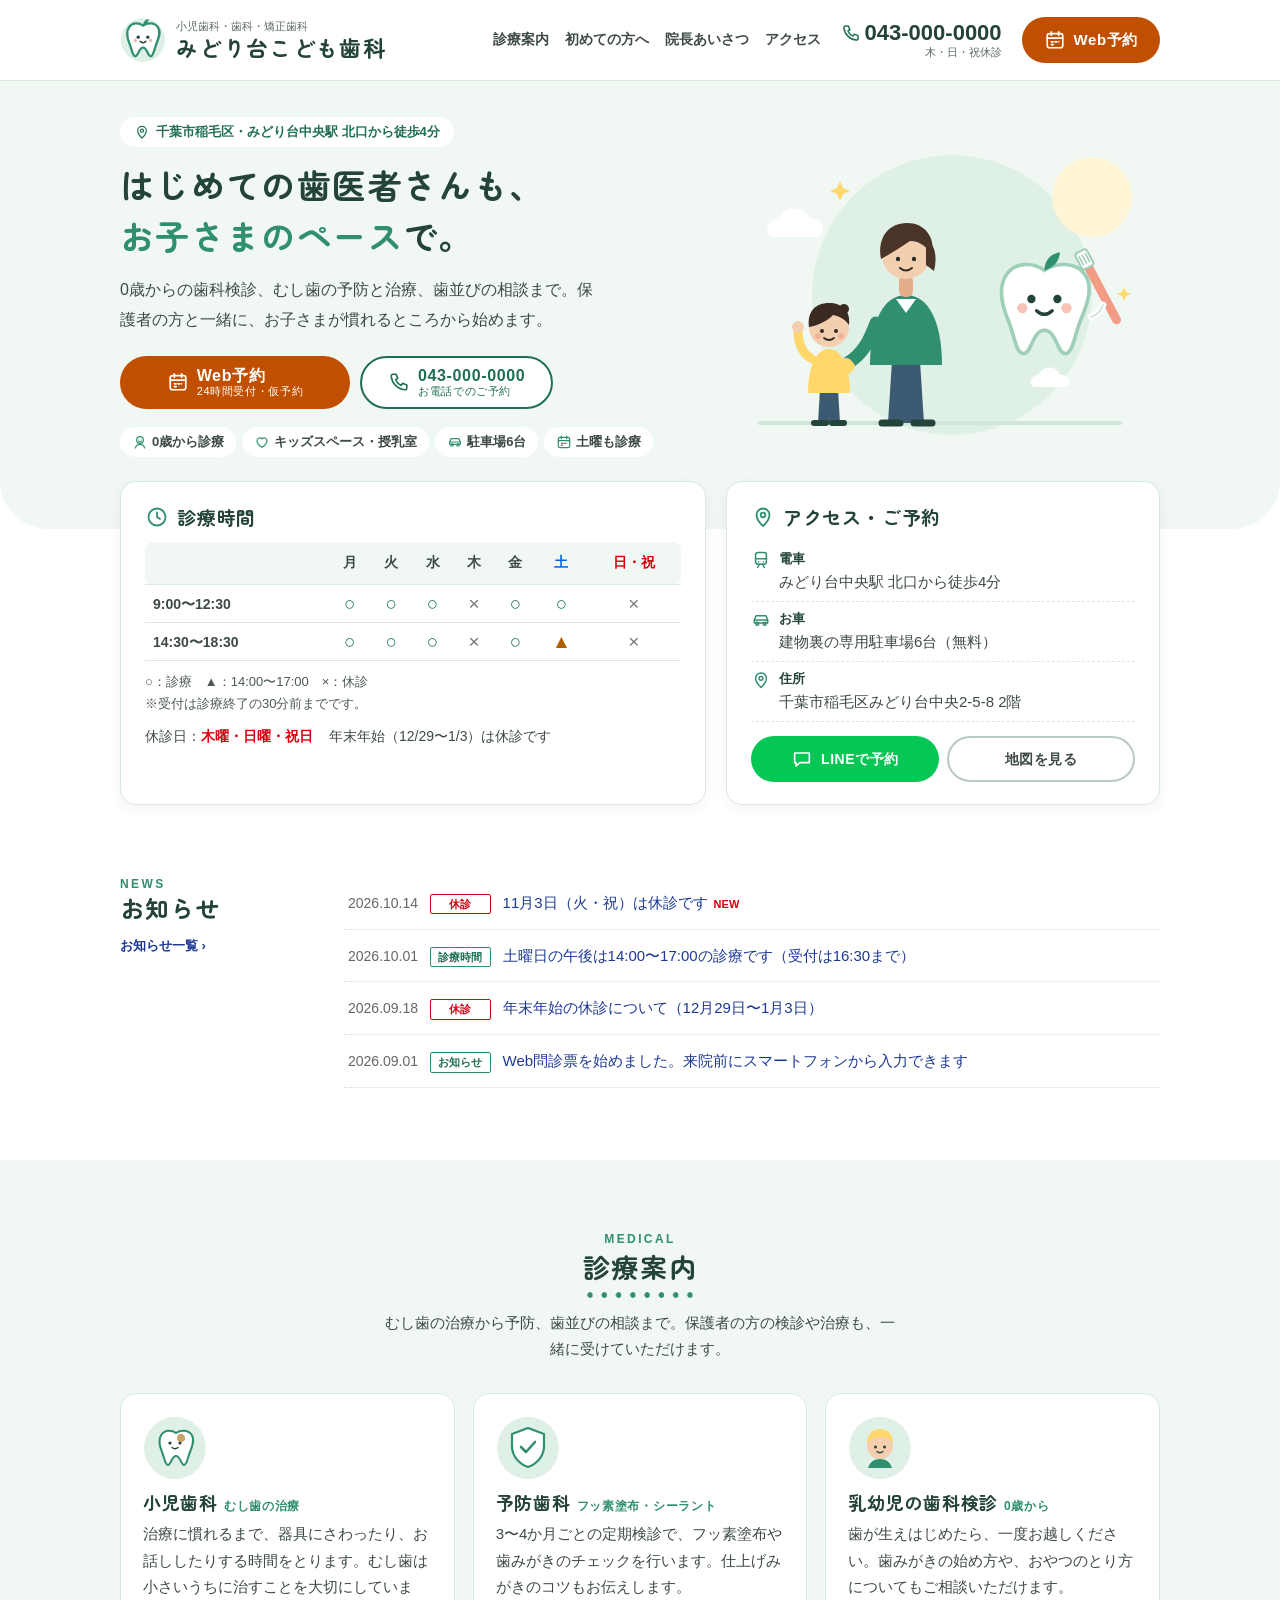
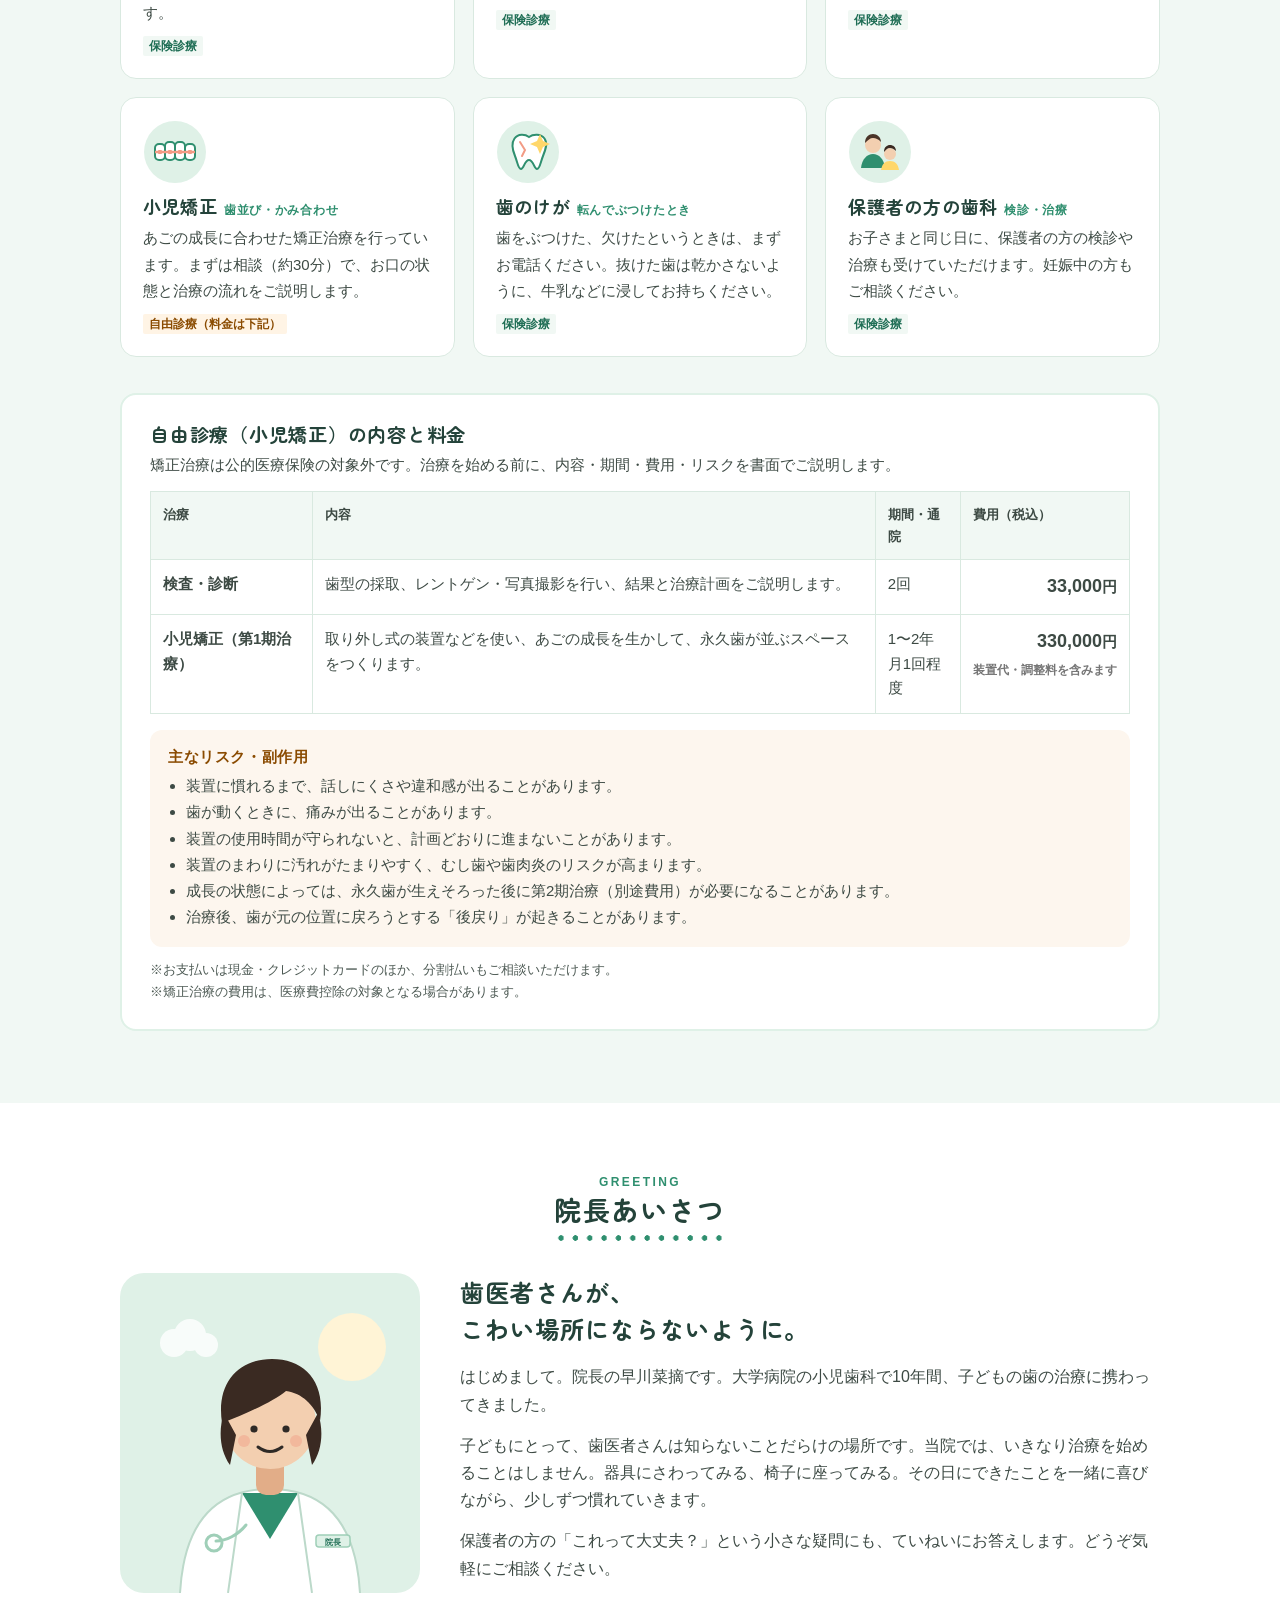
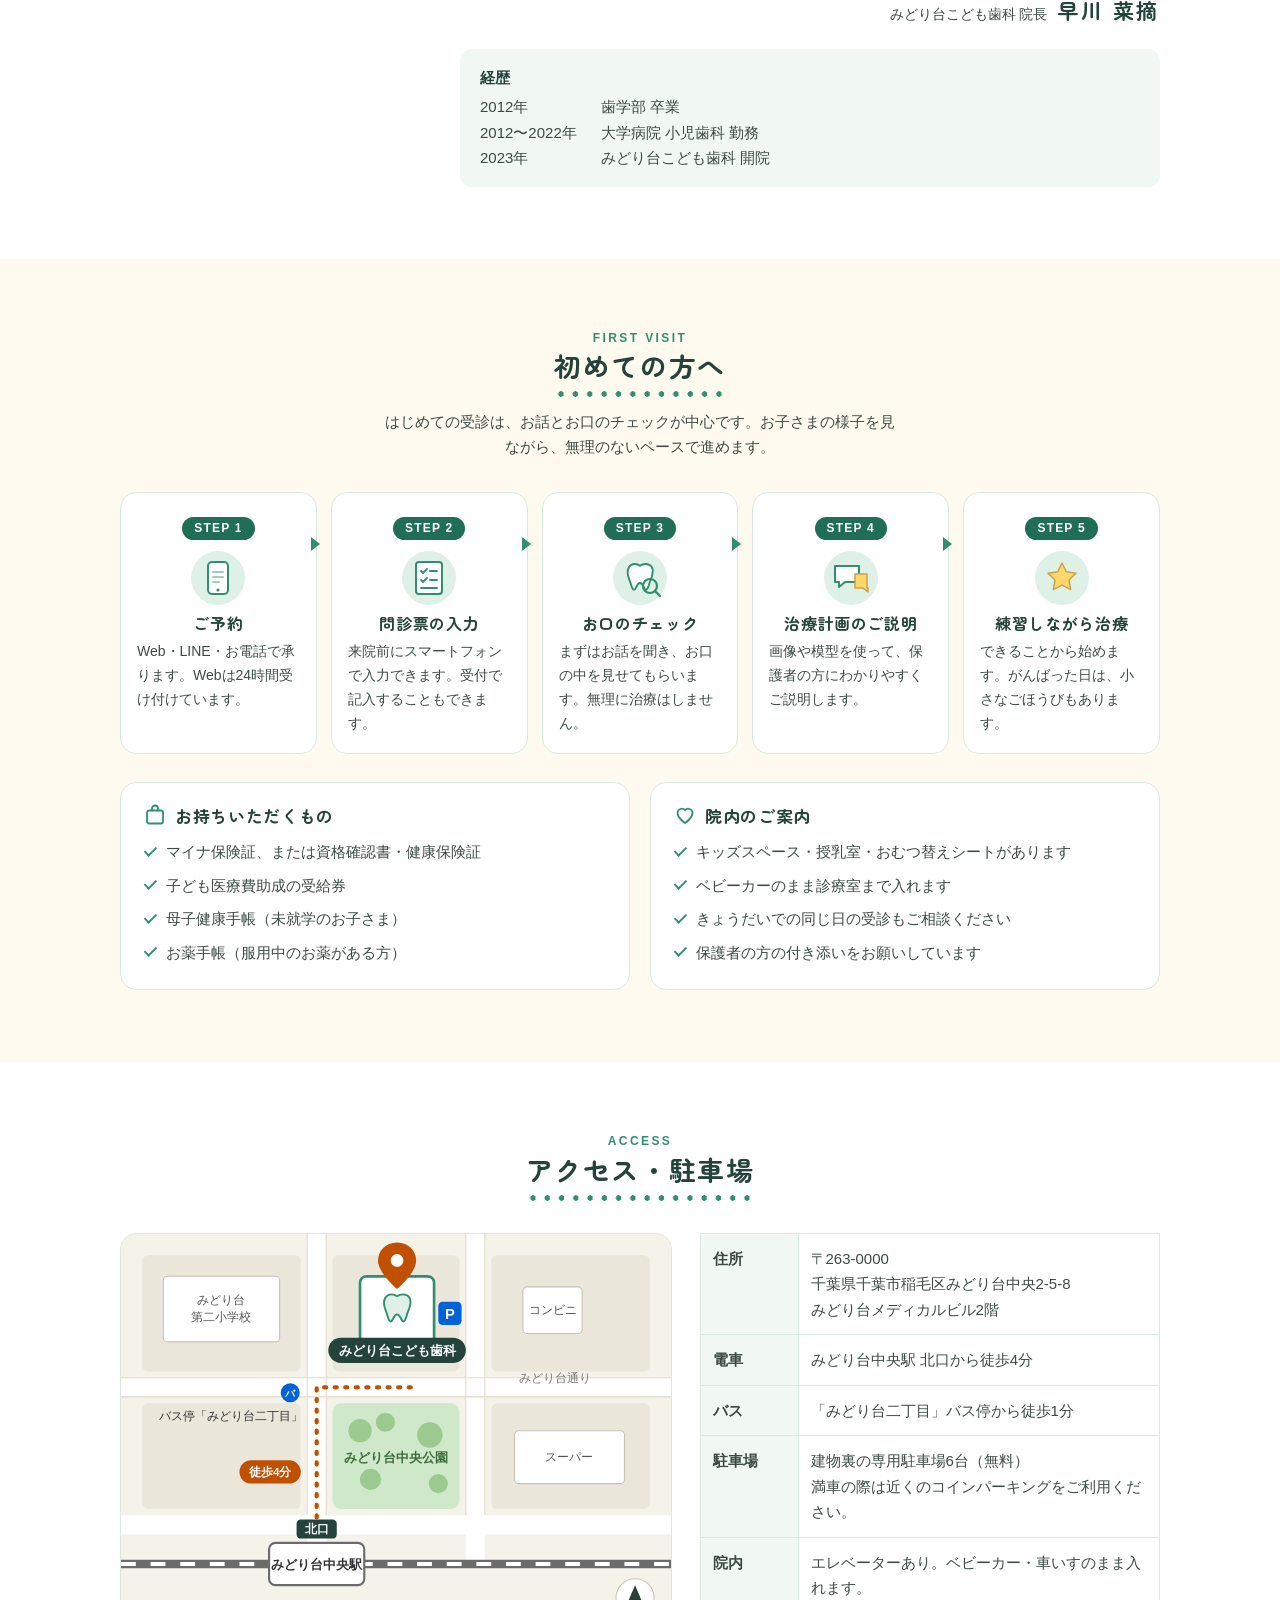
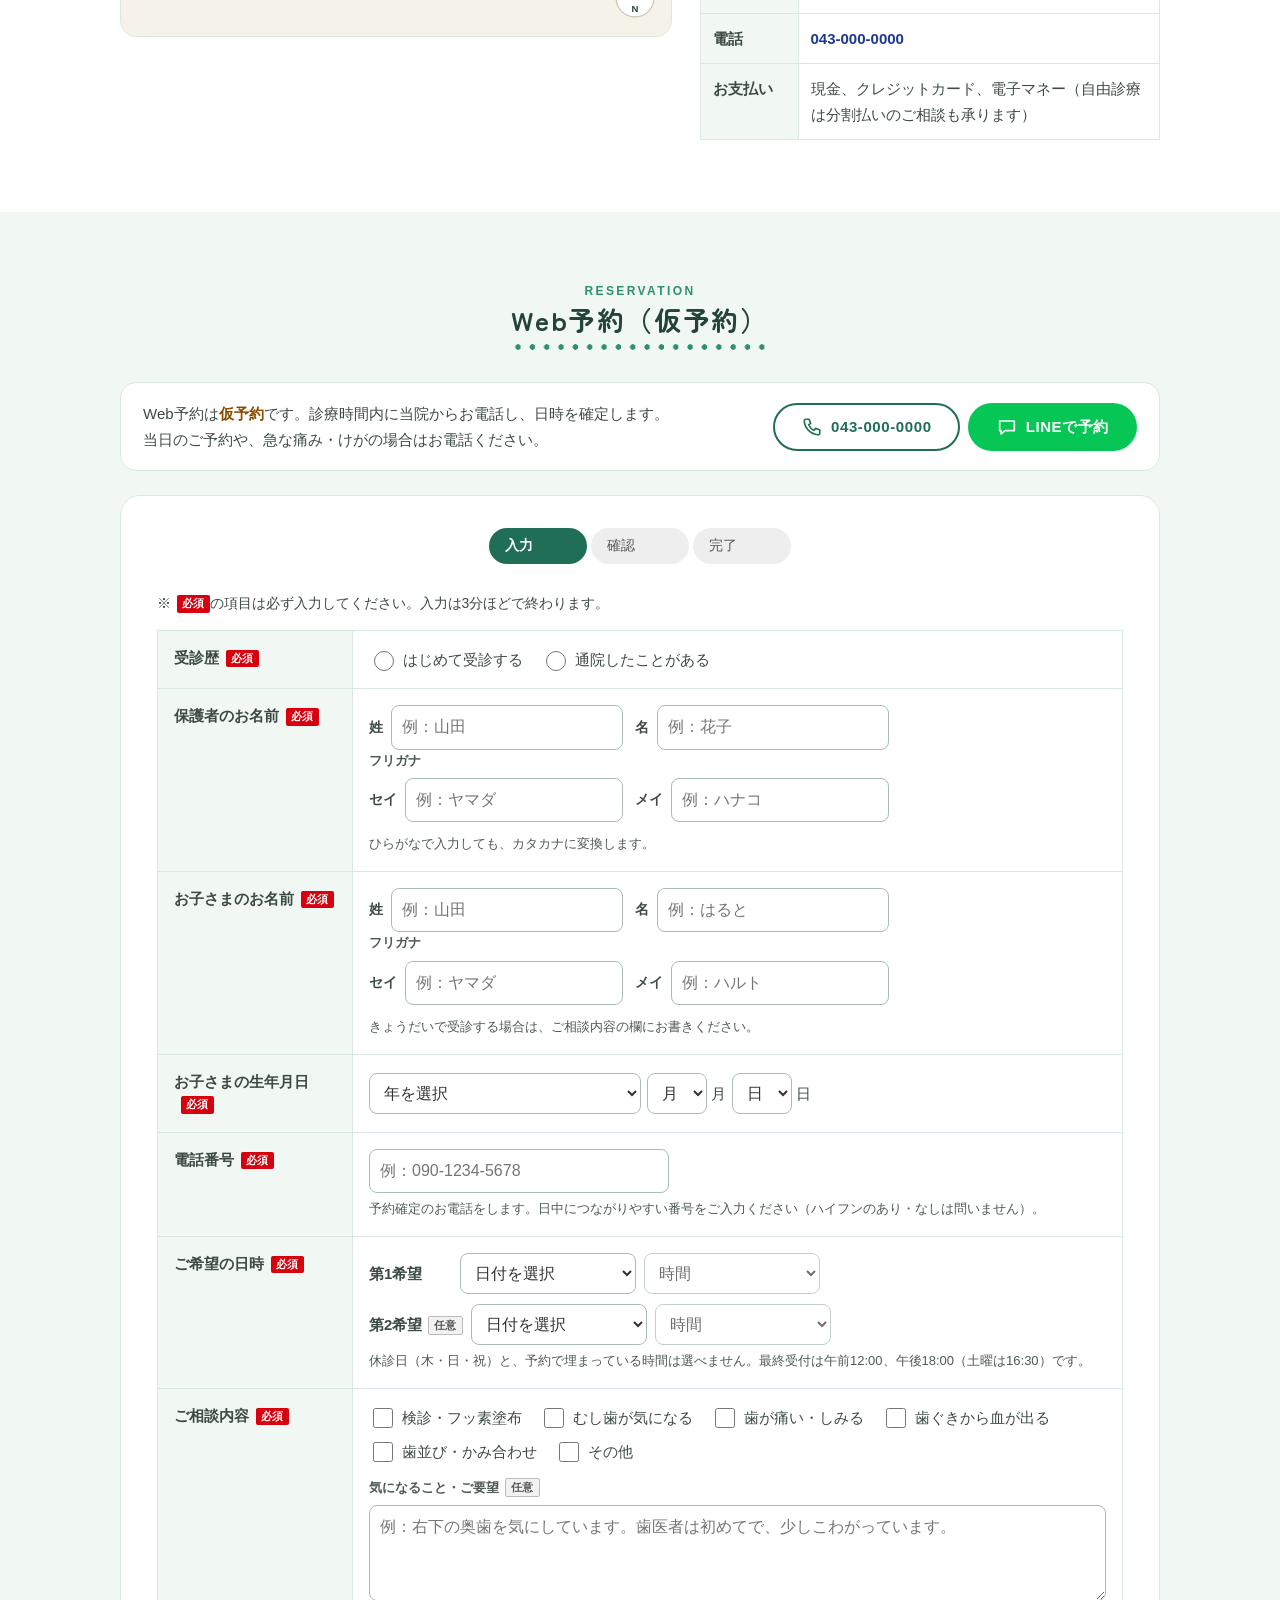
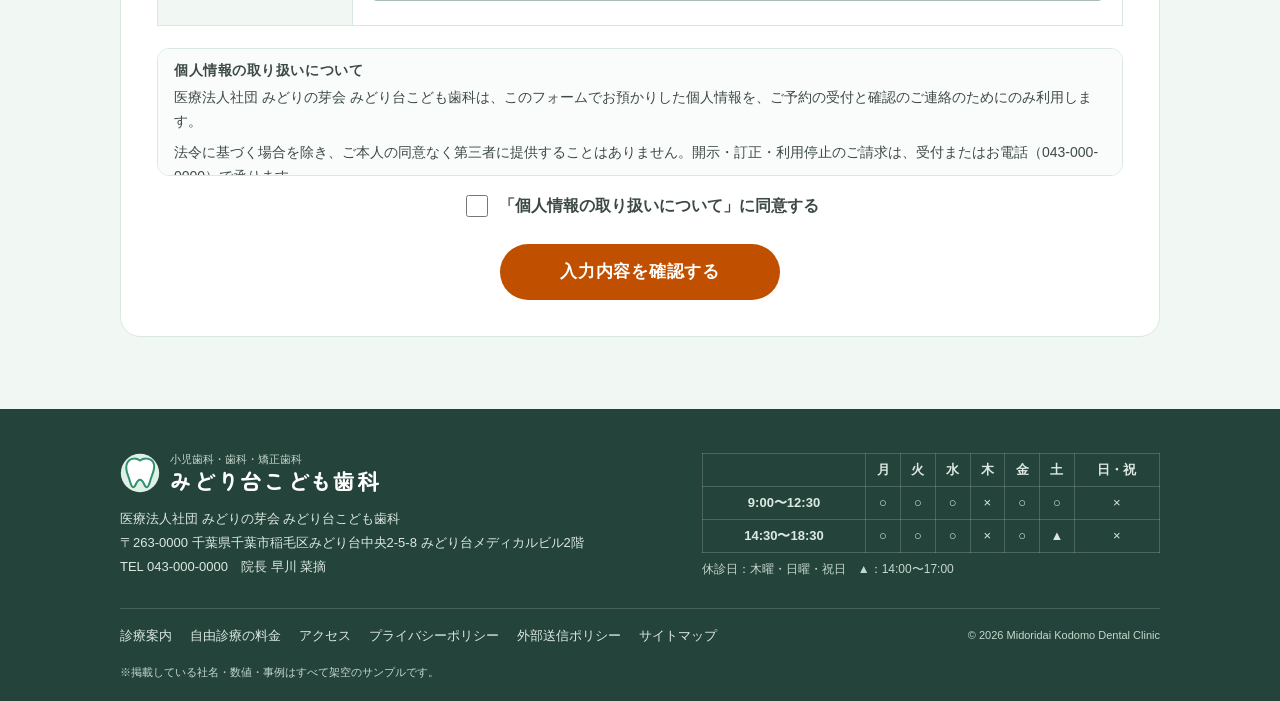
<file: examples/clinic/index.html>
<!doctype html>
<html lang="ja">
<head>
<meta charset="utf-8">
<meta name="viewport" content="width=device-width,initial-scale=1">
<meta name="format-detection" content="telephone=no">
<title>みどり台こども歯科｜千葉市稲毛区の小児歯科・矯正歯科（みどり台中央駅 徒歩4分）</title>
<meta name="description" content="千葉市稲毛区の小児歯科「みどり台こども歯科」。0歳からの歯科検診、むし歯の予防と治療、歯並びの相談まで。土曜も診療、駐車場6台。Web予約は24時間受付。">
<meta name="theme-color" content="#1f6e55">
<link rel="preconnect" href="https://fonts.googleapis.com">
<link rel="preconnect" href="https://fonts.gstatic.com" crossorigin>
<!-- rounded web font for the logo and headings only (typography.md); body text stays on the UD system stack -->
<link href="https://fonts.googleapis.com/css2?family=Zen+Maru+Gothic:wght@700&display=swap" rel="stylesheet">
<style>
/* ==== japanify.css: begin ==== */
/* japanify.css: Japanese web baseline measured from the top 10 Japanese websites (2026-10).
   Drop in, then override the tokens. Three type modes:
     default        dense UI (portal, EC, data, community): 14px / 1.5
     .jp-lp         landing page and corporate copy: 16px / 1.75
     .jp-read       articles and blog posts: 16px / 1.8 to 2.0
   Values and sources: references/benchmarks.md, typography.md, layout-and-components.md */

:root{
  --jp-sans:"Helvetica Neue",Arial,"Hiragino Kaku Gothic ProN","Hiragino Sans","Noto Sans JP",Meiryo,sans-serif;
  --jp-ud:"Hiragino Kaku Gothic ProN","Hiragino Sans","BIZ UDPGothic","Noto Sans JP",Meiryo,sans-serif;
  --jp-serif:"Hiragino Mincho ProN","Yu Mincho",YuMincho,"Noto Serif JP",serif;
  --jp-mark-font:"Hiragino Kaku Gothic ProN","Hiragino Sans","Noto Sans JP",Meiryo,sans-serif; /* ○ △ × ◎ */
  --jp-ink:#333;            /* body text: #333 / #444 / #272727 on the top sites, not #000 */
  --jp-ink-sub:#666;        /* secondary text that still passes 4.5:1 */
  --jp-ink-meta:#767676;    /* timestamps, ※ notes */
  --jp-link:#1d3994;        /* Yahoo! JAPAN link blue; tenki #0b5daa, livedoor #2355a5 */
  --jp-link-visited:#6f4fd2;/* Yahoo! JAPAN mobile; the desktop top keeps one color */
  --jp-brand:#0061ca;       /* replace with the brand color (darken it if white text fails 4.5:1) */
  --jp-accent:#d7000f;      /* NEW, 必須, sale */
  --jp-price:#bf0000;       /* 楽天市場 price red */
  --jp-cta:#c84b00;         /* orange CTA darkened to pass 4.5:1 with white text */
  --jp-line:#ddd;
  --jp-bg-sub:#f5f5f5;      /* table heads, info panels, footer */
  --jp-sat:#0062d6;         /* 土: tenki.jp uses #0096ff, darkened here for 4.5:1 on small digits */
  --jp-sun:#d7000f;         /* 日・祝: tenki.jp uses #ff0000, darkened for 4.5:1 */
  --jp-temp-high:#d7000f;
  --jp-temp-low:#0062d6;
  --jp-radius:4px;
  --jp-page:1080px;         /* fixed desktop page width, 950 to 1,140px on the top sites */
  --jp-rail:300px;          /* side column, 288 to 336px */
  --jp-sticky-offset:0px;   /* set to the sticky header height so #anchors are not hidden */
}

/* base (zero-specificity element rules so component classes always win) */
*,*::before,*::after{box-sizing:border-box}
[hidden]{display:none!important}
html{-webkit-text-size-adjust:100%;text-size-adjust:100%;scroll-padding-top:var(--jp-sticky-offset)}
body{
  margin:0;font-family:var(--jp-sans);font-size:14px;line-height:1.5;color:var(--jp-ink);background:#fff;
  letter-spacing:0;line-break:strict;overflow-wrap:anywhere;
  -webkit-font-smoothing:antialiased;
}
:where(a){color:var(--jp-link);text-decoration:none}
:where(a:visited){color:var(--jp-link-visited)}
:where(a:hover){text-decoration:underline}
:where(img){max-width:100%;height:auto;vertical-align:middle}
:where(em,i,cite){font-style:normal;font-weight:700}
:where(small),.jp-note{font-size:12px;color:var(--jp-ink-meta)}
.jp-mark{font-family:var(--jp-mark-font)}
:focus-visible{outline:2px solid #1a1a1a;outline-offset:2px;box-shadow:0 0 0 4px #ffd43d}
@media (prefers-reduced-motion:reduce){*{animation:none!important;transition:none!important;scroll-behavior:auto!important}}

/* headings: bold, palt only here, marked with bars or rules */
:where(h1,h2,h3,h4){margin:0 0 10px;font-weight:700;line-height:1.4;font-feature-settings:"palt";letter-spacing:.04em;word-break:auto-phrase;text-wrap:balance}
:where(h1){font-size:24px}:where(h2){font-size:20px}:where(h3){font-size:16px}:where(h4){font-size:14px}
.jp-h-bar{border-left:6px solid var(--jp-brand);padding:2px 0 2px 10px}
.jp-h-rule{border-bottom:3px solid var(--jp-brand);padding-bottom:6px}
.jp-h-strip{padding:6px 10px;background:var(--jp-bg-sub);font-size:14px}
.jp-eyebrow{display:block;margin-bottom:4px;color:var(--jp-brand);font:700 12px/1.2 "Helvetica Neue",Arial,sans-serif;letter-spacing:.15em}

/* landing page and corporate mode */
.jp-lp{font-size:16px;line-height:1.75}
.jp-lp :where(h1){font-size:clamp(24px,4vw,36px);line-height:1.4}
.jp-lp :where(h2){font-size:clamp(22px,3vw,28px)}
.jp-lp :where(h3){font-size:18px}

/* reading mode (articles, blogs): Yahoo! News, livedoor News, TRILL 16px / 1.8; note 18px / 2.0 */
.jp-read{font-size:16px;line-height:1.85}
.jp-read p{margin:0 0 1.75em;max-inline-size:40ic}
.jp-read a{text-decoration:underline}
.jp-read :where(h2){font-size:22px;margin:2.5em 0 .75em}
.jp-read :where(h3){font-size:18px;margin:2em 0 .5em}
.jp-read blockquote{margin:0 0 1.75em;padding:20px 28px;background:#f5f8fa;font-size:15px}
.jp-read--large{font-size:18px;line-height:2}
@media (min-width:768px){.jp-read :where(h2){font-size:24px}.jp-read :where(h3){font-size:20px}}

/* layout */
.jp-page{width:min(100% - 32px,var(--jp-page));margin-inline:auto}
.jp-cols{display:grid;grid-template-columns:minmax(0,1fr) var(--jp-rail);gap:20px}
@media (max-width:767px){.jp-cols{grid-template-columns:1fr}}
.jp-section{margin-block:0 40px}
.jp-scroll{overflow-x:auto;-webkit-overflow-scrolling:touch}
.jp-scroll-hint{display:none;font-size:12px;color:var(--jp-ink-meta)}
@media (max-width:767px){.jp-scroll-hint{display:block}}   /* 横にスクロールできます */

/* numbers, units, prices */
.jp-num{font-family:"Helvetica Neue",Arial,sans-serif;font-feature-settings:"tnum"}
.jp-unit{font-size:.75em;margin-inline-start:.1em}
.jp-price{color:var(--jp-price);font:700 24px/1 "Helvetica Neue",Arial,sans-serif} /* 楽天 uses Roboto 500 as a web font; system fallbacks need 700 */
.jp-price .jp-yen{font:700 .58em/1 var(--jp-sans);margin-inline-start:.05em}
.jp-price .jp-tax{font:400 11px/1 var(--jp-sans);color:var(--jp-ink);margin-inline-start:4px}
.jp-high{color:var(--jp-temp-high)}.jp-low{color:var(--jp-temp-low)}
.jp-sat{color:var(--jp-sat)}.jp-sun,.jp-holiday{color:var(--jp-sun)}

/* badges */
.jp-chip{display:inline-block;padding:1px 6px;font-size:11px;font-weight:700;line-height:1.5;border-radius:2px;vertical-align:middle;white-space:nowrap}
.jp-chip--red{background:var(--jp-accent);color:#fff}
.jp-chip--outline{border:1px solid var(--jp-accent);color:var(--jp-accent);background:#fff}
.jp-chip--grey{background:#eee;color:#555;font-weight:400}
.jp-new{color:var(--jp-accent);font-size:11px;font-weight:700;margin-inline-start:6px;white-space:nowrap}

/* お知らせ list: <li><time/><span class="jp-chip"/><a>title<span class="jp-new">NEW</span></a></li> */
.jp-news{list-style:none;margin:0;padding:0}
.jp-news li{display:flex;gap:12px;align-items:baseline;padding:10px 0;border-bottom:1px dotted #ccc}
.jp-news time{flex-shrink:0;color:var(--jp-ink-sub);font-size:13px;font-feature-settings:"tnum"}
.jp-news .jp-chip{flex-shrink:0;min-width:5.5em;text-align:center}
@media (max-width:599px){.jp-news li{flex-wrap:wrap;gap:4px 8px}.jp-news li>a{flex-basis:100%}}

/* ranking */
.jp-rank{list-style:none;margin:0;padding:0;counter-reset:r}
.jp-rank li{counter-increment:r;display:flex;gap:10px;align-items:center;padding:8px 0;border-bottom:1px solid #eee}
.jp-rank li::before{content:counter(r);flex-shrink:0;display:grid;place-items:center;width:24px;height:24px;border-radius:50%;background:#8c8c8c;color:#fff;font-size:13px;font-weight:700}
.jp-rank li:nth-child(1)::before{background:#b8860b}
.jp-rank li:nth-child(2)::before{background:#8a9097}
.jp-rank li:nth-child(3)::before{background:#a0522d}

/* tabs */
.jp-tabs{display:flex;border-bottom:2px solid var(--jp-brand)}
.jp-tabs a,.jp-tabs button{flex:1;padding:10px 4px;border:0;background:#eef1f5;color:var(--jp-brand);font:700 14px/1.3 var(--jp-sans);text-align:center;text-decoration:none;cursor:pointer}
.jp-tabs [aria-selected=true]{background:var(--jp-brand);color:#fff}

/* buttons */
.jp-btn{display:inline-flex;align-items:center;justify-content:center;gap:.4em;min-height:44px;padding:8px 24px;border:1px solid transparent;border-radius:var(--jp-radius);font:700 15px/1.3 var(--jp-sans);font-feature-settings:"palt";text-decoration:none;cursor:pointer;color:var(--jp-ink);background:#fff}
.jp-btn:hover{text-decoration:none;filter:brightness(.95)}
.jp-btn:has(small){flex-direction:column;gap:0}
.jp-btn small{display:block;font-size:11px;font-weight:400;color:inherit}
.jp-btn--primary,.jp-btn--primary:visited{background:var(--jp-brand);color:#fff}
.jp-btn--cta,.jp-btn--cta:visited{background:var(--jp-cta);color:#fff}           /* 資料請求, 無料で試す */
.jp-btn--cart,.jp-btn--cart:visited{background:var(--jp-price);color:#fff;min-height:48px;min-width:192px} /* 楽天市場 かごに追加 */
.jp-btn--booking,.jp-btn--booking:visited{background:#c04f00;color:#fff}         /* 予約する; 食べログ's #ffaa00 gradient fails 4.5:1 */
.jp-btn--line,.jp-btn--line:visited{background:#06c755;color:#fff}               /* LINE brand color is mandated; keep the label 14px+ bold */
.jp-btn--ghost,.jp-btn--ghost:visited{background:#fff;color:var(--jp-ink);border-color:#bbb}
.jp-more{font-size:13px}
.jp-more::after{content:" ›"}

/* tables */
.jp-info{width:100%;border-collapse:collapse}
.jp-info th{width:28%;padding:12px;background:var(--jp-bg-sub);border:1px solid var(--jp-line);text-align:left;vertical-align:top}
.jp-info td{padding:12px;border:1px solid var(--jp-line)}
@media (max-width:599px){.jp-info th,.jp-info td{display:block;width:auto}.jp-info th{border-bottom:0}}
.jp-data{width:100%;table-layout:fixed;border-collapse:collapse;font-size:12px;text-align:center}
.jp-data th,.jp-data td{border:1px solid #ccc;padding:4px 2px}
.jp-data thead th{background:#f4f4ee}
.jp-data .is-past{color:#999}
.jp-data td,.jp-hours td{font-family:var(--jp-mark-font)}

/* breadcrumb */
.jp-breadcrumb{display:flex;flex-wrap:wrap;gap:4px;margin:0;padding:8px 0;list-style:none;font-size:12px;color:var(--jp-ink-sub)}
.jp-breadcrumb li+li::before{content:"＞";margin-inline-end:4px;color:#999}

/* forms: <form class="jp-form h-adr"> with .jp-req / .jp-opt badges */
.jp-form input:not([type=checkbox]):not([type=radio]),.jp-form select,.jp-form textarea{font:16px/1.4 var(--jp-sans);padding:10px;border:1px solid #bbb;border-radius:var(--jp-radius);max-width:100%;color:var(--jp-ink);background:#fff}
.jp-req,.jp-opt{display:inline-block;margin-inline-start:.5em;padding:.1em .5em;font-size:11px;font-weight:700;line-height:1.4;border-radius:2px;vertical-align:.1em}
.jp-req{color:#fff;background:var(--jp-accent)}
.jp-opt{color:#555;background:#f2f2f2;border:1px solid #bbb}
.jp-error{color:var(--jp-accent);font-size:13px}
.jp-form [aria-invalid=true]{border-color:var(--jp-accent);background:#fff0f0}
.jp-error-summary{padding:12px 16px;border:2px solid var(--jp-accent);background:#fff0f0;color:var(--jp-accent);font-weight:700}
.jp-form-table{width:100%;border-collapse:collapse}
.jp-form-table th{width:30%;padding:16px;background:var(--jp-bg-sub);border:1px solid var(--jp-line);text-align:left;vertical-align:top;font-weight:700}
.jp-form-table td{padding:16px;border:1px solid var(--jp-line)}
@media (max-width:599px){.jp-form-table th,.jp-form-table td{display:block;width:auto}.jp-form-table th{border-bottom:0;padding-bottom:8px}}
.jp-steps{display:flex;justify-content:center;gap:4px;margin:0 0 24px;padding:0;list-style:none;font-size:13px}
.jp-steps li{padding:6px 16px;background:#eee;color:#555}
.jp-steps [aria-current=step]{background:var(--jp-brand);color:#fff;font-weight:700}  /* 入力 → 確認 → 完了 */

/* footer */
.jp-footer{background:var(--jp-bg-sub);font-size:12px;color:#555;padding:24px 16px;text-align:center}
.jp-footer nav{display:flex;flex-wrap:wrap;justify-content:center;gap:4px 16px;margin-bottom:12px}
.jp-footer a,.jp-footer a:visited{color:#555}
.jp-footer address{font-style:normal;margin-bottom:8px}
.jp-pagetop,.jp-pagetop:visited{position:fixed;right:16px;bottom:16px;width:48px;height:48px;display:grid;place-items:center;background:#333;color:#fff;font-size:10px;line-height:1.1;text-align:center;text-decoration:none;border-radius:4px}
/* ==== japanify.css: end ==== */

/* ===== みどり台こども歯科: tokens (local business / clinic own site: UD stack, 16px / 1.7) ===== */
:root{
  --jp-brand:#1f6e55;
  --jp-page:1040px;
  --jp-sticky-offset:88px;
  --green:#1f6e55;
  --green-2:#2f8f6f;
  --mint:#f1f8f4;
  --mint-2:#dff1e7;
  --cream:#fffaf0;
  --sun:#ffd76a;
  --coral:#f29b85;
  --line:#d9e9e0;
  --round:"Zen Maru Gothic",var(--jp-ud);
}
body.clinic{font-family:var(--jp-ud);font-size:16px;line-height:1.7;color:#3d4a44}
.vh{position:absolute!important;width:1px;height:1px;overflow:hidden;clip:rect(0 0 0 0);white-space:nowrap}
.skip{position:absolute;left:8px;top:-60px;z-index:100;padding:8px 16px;background:#fff;color:#333}
.skip:focus{top:8px}
.ic{width:24px;height:24px;flex-shrink:0;fill:none;stroke:currentColor;stroke-width:1.8;stroke-linecap:round;stroke-linejoin:round;vertical-align:middle}
.num{font-family:"Helvetica Neue",Arial,sans-serif;font-feature-settings:"tnum"}

/* buttons */
.btn{display:inline-flex;align-items:center;justify-content:center;gap:8px;min-height:52px;padding:8px 26px;border:2px solid transparent;border-radius:999px;font:700 16px/1.3 var(--jp-ud);font-feature-settings:"palt";letter-spacing:.04em;text-decoration:none;cursor:pointer;transition:transform .15s ease,background-color .15s ease}
.btn:hover{text-decoration:none;transform:translateY(-1px)}
.btn .ic{width:22px;height:22px}
.btn small{display:block;font-size:11px;font-weight:400;color:inherit}
.btn--book,.btn--book:visited{background:#c04f00;color:#fff}
.btn--book:hover{background:#a84400}
.btn--tel,.btn--tel:visited{background:#fff;color:var(--green);border-color:var(--green)}
.btn--line,.btn--line:visited{background:#06c755;color:#fff}
.btn--ghost,.btn--ghost:visited{background:#fff;color:#3d4a44;border-color:#b9c9c0}
.btn-col{display:flex;flex-direction:column;align-items:flex-start;line-height:1.2}

/* header */
.hd{position:sticky;top:0;z-index:50;background:rgba(255,255,255,.97);border-bottom:1px solid var(--line)}
.hd-in{display:flex;align-items:center;gap:20px;min-height:80px}
.logo{display:flex;align-items:center;gap:10px;color:var(--green);text-decoration:none;flex-shrink:0}
.logo:visited{color:var(--green)}
.logo:hover{text-decoration:none}
.logo svg{width:46px;height:46px}
.logo-txt{display:flex;flex-direction:column;line-height:1.25}
.logo-txt small{font-size:11px;color:#5b6b63}
.logo-txt b{font:700 22px/1.2 var(--round);letter-spacing:.06em;color:#24433a}
.gnav{display:flex;gap:16px;margin-left:auto}
.gnav a{color:#3d4a44;font-size:14px;font-weight:700;white-space:nowrap}
.gnav a:visited{color:#3d4a44}
.gnav a:hover{color:var(--green)}
.hd-tel{display:flex;flex-direction:column;align-items:flex-end;line-height:1.2}
.hd-tel a{display:flex;align-items:center;gap:4px;color:#24433a;font:700 22px/1.1 "Helvetica Neue",Arial,sans-serif}
.hd-tel a:visited{color:#24433a}
.hd-tel .ic{width:20px;height:20px;color:var(--green)}
.hd-tel small{font-size:11px;color:#5b6b63}
.hd .btn{min-height:46px;padding:6px 20px;font-size:15px;white-space:nowrap}
.menu-btn{display:none}

/* hero */
.hero{background:var(--mint);padding:36px 0 72px;border-radius:0 0 48px 48px}
.hero-in{display:grid;grid-template-columns:minmax(0,1fr) 440px;gap:24px;align-items:center}
.hero-area{display:inline-flex;align-items:center;gap:6px;margin:0 0 12px;padding:4px 14px;border-radius:999px;background:#fff;color:var(--green);font-size:13px;font-weight:700}
.hero-area .ic{width:16px;height:16px}
.hero h1{margin:0 0 14px;font:700 34px/1.5 var(--round);color:#24433a;letter-spacing:.04em}
.hero h1 em{color:var(--green-2);font-style:normal}
.hero-lead{margin:0;font-size:16px;line-height:1.85;max-width:30em}
.hero-cta{display:flex;flex-wrap:wrap;gap:10px;margin-top:22px}
.hero-cta .btn--book{min-width:230px}
.chips{display:flex;flex-wrap:wrap;gap:6px;margin:18px 0 0;padding:0;list-style:none}
.chips li{display:flex;align-items:center;gap:4px;padding:4px 12px;border-radius:999px;background:#fff;font-size:13px;font-weight:700;color:#3d4a44}
.chips .ic{width:16px;height:16px;color:var(--green-2)}
.hero-art{width:100%;height:auto}
.hero-art .float{animation:float 5s ease-in-out infinite;transform-box:fill-box;transform-origin:center}
@keyframes float{50%{transform:translateY(-6px)}}

/* info row: hours + access, overlapping the hero */
.info{display:grid;grid-template-columns:minmax(0,1.35fr) minmax(0,1fr);gap:20px;margin-top:-48px;position:relative}
.card{padding:22px 24px;border-radius:16px;background:#fff;border:1px solid var(--line);box-shadow:0 4px 14px rgba(0,0,0,.05)}
.card h2{display:flex;align-items:center;gap:8px;margin:0 0 12px;font:700 19px/1.4 var(--round);color:#24433a}
.card h2 .ic{color:var(--green-2)}
.hours{width:100%;border-collapse:collapse;text-align:center;font-size:14px}
.hours caption{caption-side:bottom;padding-top:10px;text-align:left;font-size:13px;color:#4d5a54}
.hours th,.hours td{padding:9px 4px;border-bottom:1px solid var(--line)}
.hours thead th{background:var(--mint);font-weight:700;color:#3d4a44}
.hours thead th:first-child{border-radius:8px 0 0 8px}
.hours thead th:last-child{border-radius:0 8px 8px 0}
.hours tbody th{font:700 14px/1.3 "Helvetica Neue",Arial,var(--jp-ud);white-space:nowrap;text-align:left;padding-left:8px}
.hours td{font-size:19px;line-height:1;font-weight:700}
.hours .o{color:#1f7a5a}
.hours .t{color:#b06000}
.hours .x{color:#767676;font-weight:400}
.hours thead .sat{color:var(--jp-sat)}
.hours thead .sun{color:var(--jp-sun)}
.closed{display:flex;flex-wrap:wrap;gap:4px 16px;margin:10px 0 0;font-size:14px}
.closed b{color:var(--jp-sun)}
.acc-list{margin:0;padding:0;list-style:none;font-size:15px;line-height:1.6}
.acc-list li{display:flex;gap:8px;padding:7px 0;border-bottom:1px dashed var(--line)}
.acc-list .ic{width:20px;height:20px;color:var(--green-2);margin-top:1px}
.acc-list b{display:block;font-size:13px;color:#24433a}
.info-cta{display:grid;grid-template-columns:1fr 1fr;gap:8px;margin-top:14px}
.info-cta .btn{min-height:46px;padding:6px 10px;font-size:14px}

/* sections */
.sec{padding:72px 0}
.sec--mint{background:var(--mint)}
.sec--cream{background:var(--cream)}
.sec-h{margin:0 0 32px;text-align:center}
.sec-h .en{display:block;margin-bottom:2px;font:700 12px/1.2 "Helvetica Neue",Arial,sans-serif;letter-spacing:.2em;color:var(--green-2)}
.sec-h h2{display:inline-block;margin:0;padding-bottom:12px;font:700 27px/1.4 var(--round);color:#24433a;letter-spacing:.06em;background:radial-gradient(circle,var(--green-2) 2.5px,transparent 3px) 50% 100%/14px 6px space no-repeat}
.sec-h p{margin:12px auto 0;max-width:34em;font-size:15px}

/* お知らせ */
.news-wrap{display:grid;grid-template-columns:200px minmax(0,1fr);gap:24px;align-items:start}
.news-wrap h2{margin:0;font:700 24px/1.4 var(--round);color:#24433a}
.news-wrap h2 .en{display:block;font:700 12px/1.2 "Helvetica Neue",Arial,sans-serif;letter-spacing:.2em;color:var(--green-2)}
.news-wrap .jp-more{display:inline-block;margin-top:10px;font-weight:700}
.news .jp-news li{font-size:15px;padding:13px 4px;border-bottom-color:#cfe0d6}
.news .jp-news time{font-size:14px}
.chip-close{background:#fff;border:1px solid var(--jp-sun);color:var(--jp-sun)}
.chip-info{background:#fff;border:1px solid var(--green-2);color:var(--green)}

/* 診療案内 */
.menu{display:grid;grid-template-columns:repeat(3,minmax(0,1fr));gap:18px;margin:0;padding:0;list-style:none}
.menu li{display:flex;flex-direction:column;padding:22px;border-radius:16px;background:#fff;border:1px solid var(--line)}
.menu svg{width:64px;height:64px;margin-bottom:10px}
.menu h3{display:flex;flex-wrap:wrap;align-items:baseline;gap:6px;margin:0 0 6px;font:700 18px/1.4 var(--round);color:#24433a}
.menu h3 small{font:700 12px/1.4 var(--jp-ud);color:var(--green-2)}
.menu p{margin:0;font-size:15px;line-height:1.75}
.menu .jp-chip{align-self:flex-start;margin-top:10px;font-size:12px}
.chip-ins{background:var(--mint);color:var(--green);font-weight:700}
.chip-free{background:#fff4e5;color:#8a4b00;font-weight:700}
.fee{margin-top:36px;padding:26px 28px;border-radius:16px;background:#fff;border:2px solid var(--mint-2)}
.fee h3{margin:0 0 4px;font:700 19px/1.4 var(--round);color:#24433a}
.fee>p{margin:0 0 14px;font-size:15px}
.fee-table{width:100%;border-collapse:collapse;font-size:15px;line-height:1.65}
.fee-table th,.fee-table td{padding:12px;border:1px solid var(--line);text-align:left;vertical-align:top}
.fee-table thead th{background:var(--mint);font-size:13px}
.fee-table td.p{white-space:nowrap;text-align:right;font-weight:700}
.fee-table td.p .num{font-size:18px}
.risk{margin:16px 0 0;padding:16px 18px;border-radius:12px;background:#fdf6ee}
.risk h4{margin:0 0 6px;font-size:15px;color:#8a4b00}
.risk ul{margin:0;padding-left:1.2em;font-size:15px;line-height:1.75}
.fee-notes{margin:12px 0 0;padding:0;list-style:none;font-size:13px;color:#4d5a54}

/* 院長あいさつ */
.doctor{display:grid;grid-template-columns:300px minmax(0,1fr);gap:40px;align-items:start}
.doctor-art{border-radius:24px;background:var(--mint-2)}
.doctor-art svg{display:block;width:100%;height:auto}
.doctor h3{margin:0 0 16px;font:700 24px/1.55 var(--round);color:#24433a}
.doctor p{margin:0 0 14px}
.sign{margin:18px 0 0!important;text-align:right;font-size:14px}
.sign b{margin-left:10px;font:700 21px/1 var(--round);color:#24433a;letter-spacing:.12em}
.career{margin:22px 0 0;padding:16px 20px;border-radius:12px;background:var(--mint);font-size:15px}
.career dt{font-weight:700;color:#24433a;margin-bottom:4px}
.career dd{margin:0}
.career ul{margin:0;padding:0;list-style:none}
.career li{display:grid;grid-template-columns:7.5em 1fr;gap:8px}

/* 初めての方へ */
.steps{display:grid;grid-template-columns:repeat(5,minmax(0,1fr));gap:14px;margin:0;padding:0;list-style:none}
.steps li{position:relative;padding:20px 16px 18px;border-radius:16px;background:#fff;border:1px solid var(--line);text-align:center}
.steps li:not(:last-child)::after{content:"";position:absolute;right:-11px;top:44px;z-index:1;border:7px solid transparent;border-left:9px solid var(--green-2)}
.step-no{display:inline-block;padding:2px 12px;border-radius:999px;background:var(--green);color:#fff;font:700 12px/1.6 "Helvetica Neue",Arial,sans-serif;letter-spacing:.1em}
.steps svg{display:block;width:56px;height:56px;margin:10px auto 6px}
.steps h3{margin:0 0 6px;font:700 16px/1.4 var(--round);color:#24433a}
.steps p{margin:0;font-size:14px;line-height:1.7;text-align:left}
.bring{display:grid;grid-template-columns:minmax(0,1fr) minmax(0,1fr);gap:20px;margin-top:28px}
.bring>div{padding:20px 22px;border-radius:16px;background:#fff;border:1px solid var(--line)}
.bring h3{display:flex;align-items:center;gap:8px;margin:0 0 8px;font:700 17px/1.4 var(--round);color:#24433a}
.bring h3 .ic{color:var(--green-2)}
.bring ul{margin:0;padding:0;list-style:none;font-size:15px}
.bring li{position:relative;padding:4px 0 4px 1.5em}
.bring li::before{content:"";position:absolute;left:.25em;top:.55em;width:.45em;height:.8em;border:solid var(--green-2);border-width:0 .17em .17em 0;transform:rotate(45deg)}

/* アクセス */
.access{display:grid;grid-template-columns:minmax(0,1.2fr) minmax(0,1fr);gap:28px;align-items:start}
.map{border-radius:16px;overflow:hidden;border:1px solid var(--line);background:#f5f2ea}
.map svg{display:block;width:100%;height:auto}
.access .jp-info{font-size:15px;line-height:1.7}
.access .jp-info th{width:6.5em;background:var(--mint);border-color:var(--line);white-space:nowrap}
.access .jp-info td{border-color:var(--line);background:#fff}
.access .jp-info a{font-weight:700}

/* Web予約 */
.book-head{display:grid;grid-template-columns:minmax(0,1fr) auto;gap:20px;align-items:center;margin-bottom:24px;padding:18px 22px;border-radius:16px;background:#fff;border:1px solid var(--line)}
.book-head p{margin:0;font-size:15px}
.book-head b{color:#8a4b00}
.book-alt{display:flex;flex-wrap:wrap;gap:8px}
.book-alt .btn{min-height:48px;font-size:15px}
.form-card{padding:32px 36px 36px;border-radius:20px;background:#fff;border:1px solid var(--line)}
.jp-steps{margin-bottom:28px}
.jp-steps li{min-width:7em;border-radius:999px;font-size:14px}
.form-note{margin:0 0 14px;font-size:14px}
.jp-form-table th{width:13em;background:var(--mint);border-color:var(--line);font-size:15px;line-height:1.5}
.jp-form-table th .jp-req,.jp-form-table th .jp-opt{margin-inline-start:.6em}
.jp-form-table td{border-color:var(--line)}
.jp-form .pair{display:grid;grid-template-columns:repeat(2,minmax(0,1fr));gap:12px;max-width:520px}
.jp-form .pair label{display:flex;align-items:center;gap:8px;font-size:14px;font-weight:700;white-space:nowrap}
.jp-form .pair input{width:100%;min-width:0}
.sub-h{margin:0 0 6px;font-size:13px;font-weight:700;color:#4d5a54}
.sub-h+.pair{margin-bottom:12px}
.jp-form input:not([type=checkbox]):not([type=radio]),.jp-form select,.jp-form textarea{border-color:#a9bdb2;border-radius:8px}
.jp-form input:not([type=checkbox]):not([type=radio]):focus,.jp-form select:focus,.jp-form textarea:focus{border-color:var(--green);outline:2px solid #1a1a1a;outline-offset:1px}
.jp-form [aria-invalid=true]{border-color:var(--jp-accent)!important;background:#fff0f0!important}
.jp-form textarea{width:100%;min-height:96px;resize:vertical}
#tel{width:100%;max-width:300px}
.birth{display:flex;flex-wrap:wrap;align-items:center;gap:6px}
.birth label{display:flex;align-items:center;gap:4px;font-size:15px}
.wish{display:grid;gap:10px}
.wish>div{display:flex;flex-wrap:wrap;align-items:center;gap:8px}
.wish .lbl{min-width:5.5em;font-weight:700;font-size:15px}
.wish select{min-width:11em}
.radios,.checks{display:flex;flex-wrap:wrap;gap:8px 18px;margin:0;padding:0;border:0}
.radios label,.checks label{display:flex;align-items:center;gap:6px;font-size:15px;cursor:pointer}
.radios input,.checks input{width:20px;height:20px;accent-color:var(--green)}
.hint{margin:6px 0 0;font-size:13px;color:#4d5a54;line-height:1.6}
.jp-error{margin:6px 0 0;font-weight:700}
.jp-error-summary{margin:0 0 18px;border-radius:12px}
.jp-error-summary ul{margin:6px 0 0;padding-left:1.2em;font-weight:400}
.jp-error-summary a{color:var(--jp-accent);text-decoration:underline}
.privacy{margin-top:22px}
.privacy-box{height:128px;overflow-y:auto;padding:12px 16px;border:1px solid var(--line);border-radius:12px;background:#fafcfb;font-size:14px;line-height:1.75}
.privacy-box h3{margin:0 0 4px;font-size:14px}
.privacy-box p{margin:0 0 6px}
.agree{display:flex;justify-content:center;align-items:center;gap:8px;margin:16px 0 0;font-size:16px;font-weight:700;cursor:pointer}
.agree input{width:22px;height:22px;accent-color:var(--green)}
#agree-err{text-align:center}
.submit{display:flex;justify-content:center;gap:12px;flex-wrap:wrap;margin-top:24px}
.submit .btn{min-width:280px;min-height:56px;font-size:17px}
.confirm-list{margin:0 0 24px;border-top:1px solid var(--line)}
.confirm-list div{display:grid;grid-template-columns:13em 1fr;border-bottom:1px solid var(--line)}
.confirm-list dt{padding:12px 14px;background:var(--mint);font-weight:700;font-size:15px}
.confirm-list dd{margin:0;padding:12px 16px;white-space:pre-wrap}
.pane-h{margin:0 0 8px;font:700 22px/1.4 var(--round);color:#24433a}
.pane-h:focus{outline:none}
.pane-h:focus-visible{outline:2px solid #1a1a1a}
.done{text-align:center;padding:12px 0}
.done svg{width:96px;height:96px}
.done .no{display:inline-block;margin:10px 0 14px;padding:8px 18px;border-radius:12px;background:var(--mint);font-weight:700}
.done .no .num{font-size:20px;color:var(--green);margin-left:6px}
.done p{margin:0 0 10px}
.done .warn{display:inline-block;margin:6px 0 14px;padding:12px 18px;border-radius:12px;background:#fff4e5;color:#7a4300;font-weight:700;text-align:left}

/* footer */
.ft{margin-top:0;background:#24433a;color:#dce9e2;font-size:13px}
.ft a,.ft a:visited{color:#dce9e2}
.ft-in{display:grid;grid-template-columns:minmax(0,1.2fr) minmax(0,1fr);gap:32px;padding:44px 0 28px}
.ft .logo,.ft .logo:visited{color:#fff}
.ft .logo-txt b{color:#fff}
.ft .logo-txt small{color:#c6d8ce}
.ft address{margin-top:14px;font-style:normal;line-height:1.85}
.ft .mini{width:100%;border-collapse:collapse;font-size:13px;text-align:center}
.ft .mini th,.ft .mini td{padding:5px 2px;border:1px solid rgba(255,255,255,.18)}
.ft .mini td{font-family:var(--jp-mark-font)}
.ft .mini caption{caption-side:bottom;padding-top:6px;text-align:left;font-size:12px;color:#c6d8ce}
.ft-legal{display:flex;flex-wrap:wrap;align-items:center;justify-content:space-between;gap:10px;padding:16px 0;border-top:1px solid rgba(255,255,255,.16)}
.ft-legal nav{display:flex;flex-wrap:wrap;gap:4px 18px}
.ft-legal small{color:#c6d8ce;font-size:11px}
.fict{margin:0;padding:0 0 20px;font-size:11px;color:#c6d8ce}
.jp-pagetop{z-index:40;background:var(--green);border-radius:50%}
.jp-pagetop{transition:opacity .2s,visibility .2s}
.jp-pagetop.is-off{opacity:0;visibility:hidden}
.sp-bar{display:none}

/* mobile drawer */
.drawer{position:fixed;inset:60px 0 auto;z-index:55;max-height:calc(100dvh - 60px);overflow-y:auto;background:#fff;padding:4px 16px 20px;border-bottom:1px solid var(--line);box-shadow:0 12px 20px rgba(0,0,0,.08)}
.drawer ul{margin:0;padding:0;list-style:none}
.drawer li{border-bottom:1px solid #e6efe9}
.drawer a{display:flex;justify-content:space-between;padding:14px 4px;color:#3d4a44;font-size:16px;font-weight:700}
.drawer a::after{content:"›";color:#999}
.drawer a:visited{color:#3d4a44}

@media (prefers-reduced-motion:reduce){.hero-art .float{animation:none}}

/* ===== responsive ===== */
@media (max-width:1023px){
  .gnav{display:none}
  .hero-in{grid-template-columns:minmax(0,1fr) 340px}
  .steps{grid-template-columns:repeat(3,minmax(0,1fr))}
  .steps li:not(:last-child)::after{display:none}
}
@media (min-width:768px){.drawer{display:none}}
@media (max-width:767px){
  :root{--jp-sticky-offset:64px}
  body.clinic{font-size:15px;padding-bottom:68px}
  .hd-in{min-height:60px;gap:6px}
  .logo svg{width:36px;height:36px}
  .logo-txt b{font-size:18px}
  .logo-txt small{font-size:10px}
  .hd-tel,.hd .btn{display:none}
  .menu-btn{display:grid;place-items:center;width:44px;height:44px;margin-left:auto;margin-right:-8px;padding:0;border:0;background:none;color:#24433a;cursor:pointer}
  .hero{padding:20px 0 64px;border-radius:0 0 28px 28px}
  .hero-in{grid-template-columns:1fr;gap:4px}
  .hero h1{font-size:25px}
  .hero-lead{font-size:15px}
  .hero-art{max-width:250px;margin:0 auto;display:block;order:-1}
  .hero-cta{display:none}
  .chips li{font-size:12px;padding:3px 10px}
  .info{grid-template-columns:1fr;margin-top:-40px}
  .card{padding:18px 14px}
  .hours th,.hours td{padding:8px 2px}
  .hours tbody th{font-size:12px;padding-left:4px}
  .hours td{font-size:17px}
  .sec{padding:52px 0}
  .sec-h{margin-bottom:24px}
  .sec-h h2{font-size:22px}
  .sec-h p{text-align:left}
  .news-wrap{grid-template-columns:1fr;gap:4px}
  .news-wrap>div:first-child{display:flex;align-items:baseline;justify-content:space-between}
  .menu{grid-template-columns:1fr;gap:12px}
  .menu li{display:grid;grid-template-columns:52px 1fr;gap:0 14px;padding:16px}
  .menu svg{width:52px;height:52px;grid-row:span 3}
  .menu p{font-size:14px}
  .menu .jp-chip{justify-self:start}
  .fee{padding:18px 14px}
  .fee-table thead{display:none}
  .fee-table tr{display:block;border:1px solid var(--line);border-radius:12px;margin-bottom:10px;overflow:hidden}
  .fee-table th,.fee-table td{display:block;border:0;padding:6px 12px}
  .fee-table th{background:var(--mint);padding:10px 12px}
  .fee-table td.p{text-align:left}
  .fee-table td[data-l]::before{content:attr(data-l);display:block;font-size:12px;font-weight:700;color:#4d5a54}
  .doctor{grid-template-columns:1fr;gap:20px}
  .doctor-art{max-width:260px;margin:0 auto}
  .doctor h3{font-size:20px}
  .career li{grid-template-columns:1fr;gap:0;margin-bottom:6px}
  .career li span:first-child{font-weight:700}
  .steps{grid-template-columns:1fr;gap:10px}
  .steps li{display:grid;grid-template-columns:48px 1fr;gap:2px 14px;text-align:left;padding:14px 16px}
  .steps .step-no{grid-column:1/-1;justify-self:start}
  .steps svg{width:48px;height:48px;margin:4px 0 0;grid-row:span 2}
  .bring{grid-template-columns:1fr;gap:12px}
  .access{grid-template-columns:1fr;gap:16px}
  .access .jp-info th{width:auto;padding:8px 12px}
  .book-head{grid-template-columns:1fr;padding:16px}
  .book-alt .btn{flex:1}
  .form-card{padding:20px 14px 24px;border-radius:16px}
  .jp-steps li{min-width:0;padding:6px 12px}
  .jp-form .pair{gap:8px}
  .wish .lbl{min-width:100%}
  .wish select{flex:1;min-width:0}
  .submit .btn{width:100%;min-width:0}
  .confirm-list div{grid-template-columns:1fr}
  .confirm-list dd{padding:8px 14px 12px}
  .ft-in{grid-template-columns:1fr;gap:20px;padding:32px 0 20px}
  .ft-legal{flex-direction:column;align-items:flex-start}
  .sp-bar{position:fixed;left:0;right:0;bottom:0;z-index:45;display:grid;grid-template-columns:repeat(3,minmax(0,1fr));gap:6px;padding:8px 8px calc(8px + env(safe-area-inset-bottom));background:rgba(255,255,255,.97);border-top:1px solid var(--line)}
  .sp-bar .btn{min-height:48px;padding:4px;gap:4px;font-size:14px;border-radius:12px}
  .sp-bar .btn .ic{width:18px;height:18px}
  .jp-pagetop{bottom:80px;right:12px;width:44px;height:44px}
}
</style>
</head>
<body id="top" class="clinic">
<a class="skip" href="#main">本文へスキップ</a>

<svg width="0" height="0" style="position:absolute" aria-hidden="true" focusable="false">
  <symbol id="i-tel" viewBox="0 0 24 24"><path d="M5.5 3.5h3.3l1.8 4.6-2.3 1.5a11.5 11.5 0 0 0 6.1 6.1l1.5-2.3 4.6 1.8v3.3a2 2 0 0 1-2.1 2A16.5 16.5 0 0 1 3.5 5.6a2 2 0 0 1 2-2.1z"/></symbol>
  <symbol id="i-cal" viewBox="0 0 24 24"><rect x="3.5" y="5" width="17" height="15.5" rx="2.5"/><path d="M3.5 10h17M8 3v4M16 3v4M8 14h2M12 14h2M16 14h.01M8 17h2"/></symbol>
  <symbol id="i-clock" viewBox="0 0 24 24"><circle cx="12" cy="12" r="8.5"/><path d="M12 7.5V12l3 2"/></symbol>
  <symbol id="i-pin" viewBox="0 0 24 24"><path d="M12 21s-6.5-6-6.5-11a6.5 6.5 0 0 1 13 0c0 5-6.5 11-6.5 11z"/><circle cx="12" cy="10" r="2.3"/></symbol>
  <symbol id="i-train" viewBox="0 0 24 24"><rect x="5.5" y="3" width="13" height="14" rx="3"/><path d="M5.5 10.5h13M9 14h.01M15 14h.01M8 21l2-4M16 21l-2-4"/></symbol>
  <symbol id="i-car" viewBox="0 0 24 24"><path d="M4 15.5V12l2-5h12l2 5v3.5z"/><path d="M4 12h16"/><circle cx="7.5" cy="16.5" r="1.8"/><circle cx="16.5" cy="16.5" r="1.8"/></symbol>
  <symbol id="i-baby" viewBox="0 0 24 24"><circle cx="12" cy="9" r="5"/><path d="M10 9h.01M14 9h.01M10.5 11.2q1.5 1 3 0M5 21c1-3.5 3.8-5.5 7-5.5s6 2 7 5.5"/></symbol>
  <symbol id="i-check" viewBox="0 0 24 24"><path d="M5 12.5l4.5 4.5L19 7.5"/></symbol>
  <symbol id="i-bag" viewBox="0 0 24 24"><rect x="4" y="7.5" width="16" height="13" rx="2"/><path d="M9 7.5V5.5a3 3 0 0 1 6 0v2"/></symbol>
  <symbol id="i-heart" viewBox="0 0 24 24"><path d="M12 20s-7.5-4.6-7.5-10.2A4.3 4.3 0 0 1 12 7.2a4.3 4.3 0 0 1 7.5 2.6C19.5 15.4 12 20 12 20z"/></symbol>
  <symbol id="i-menu" viewBox="0 0 24 24"><path d="M4 6.5h16M4 12h16M4 17.5h16"/></symbol>
  <symbol id="i-close" viewBox="0 0 24 24"><path d="M6 6l12 12M18 6 6 18"/></symbol>
  <symbol id="i-chat" viewBox="0 0 24 24"><path d="M4 5.5h16v10.5H10l-4.5 3.5V16H4z"/></symbol>
  <symbol id="i-up" viewBox="0 0 24 24"><path d="M6 14l6-6 6 6"/></symbol>
  <symbol id="tooth" viewBox="0 0 48 48"><path d="M24 9c-4-3-11-3.5-14.5 1.5S7.5 22 10 28s3 13 6 13 3.5-9 8-9 5 9 8 9 3.5-7 6-13 5-12.5 1.5-17.5S28 6 24 9z"/></symbol>
</svg>

<header class="hd">
  <div class="jp-page hd-in">
    <a class="logo" href="#top" aria-label="みどり台こども歯科 トップページ">
      <svg viewBox="0 0 48 48" aria-hidden="true"><circle cx="24" cy="24" r="23" fill="#dff1e7"/><use href="#tooth" width="48" height="48" fill="#fff" stroke="#2f8f6f" stroke-width="2.4"/><path d="M24 9c0-4 2.5-6.5 6-7-.3 3.6-2.6 6-6 7z" fill="#2f8f6f"/><circle cx="19" cy="21" r="1.7" fill="#24433a"/><circle cx="29" cy="21" r="1.7" fill="#24433a"/><path d="M21 25.5q3 2.6 6 0" fill="none" stroke="#24433a" stroke-width="1.6" stroke-linecap="round"/><circle cx="16" cy="24.5" r="1.8" fill="#f29b85" opacity=".7"/><circle cx="32" cy="24.5" r="1.8" fill="#f29b85" opacity=".7"/></svg>
      <span class="logo-txt"><small>小児歯科・歯科・矯正歯科</small><b>みどり台こども歯科</b></span>
    </a>
    <nav class="gnav" aria-label="メインメニュー">
      <a href="#medical">診療案内</a><a href="#first">初めての方へ</a><a href="#doctor">院長あいさつ</a><a href="#access">アクセス</a>
    </nav>
    <div class="hd-tel">
      <a href="tel:0430000000"><svg class="ic" aria-hidden="true"><use href="#i-tel"/></svg>043-000-0000</a>
      <small>木・日・祝休診</small>
    </div>
    <a class="btn btn--book" href="#reserve"><svg class="ic" aria-hidden="true"><use href="#i-cal"/></svg>Web予約</a>
    <button class="menu-btn" id="menu-btn" type="button" aria-expanded="false" aria-controls="drawer" aria-label="メニューを開く"><svg class="ic" aria-hidden="true"><use href="#i-menu"/></svg></button>
  </div>
</header>
<nav class="drawer" id="drawer" aria-label="メニュー" hidden>
  <ul><li><a href="#hours">診療時間</a></li><li><a href="#medical">診療案内・料金</a></li><li><a href="#first">初めての方へ</a></li><li><a href="#doctor">院長あいさつ</a></li><li><a href="#access">アクセス・駐車場</a></li><li><a href="#reserve">Web予約</a></li></ul>
</nav>

<main id="main">
<section class="hero" aria-labelledby="hero-h">
  <div class="jp-page hero-in">
    <div>
      <p class="hero-area"><svg class="ic" aria-hidden="true"><use href="#i-pin"/></svg>千葉市稲毛区・みどり台中央駅 北口から徒歩4分</p>
      <h1 id="hero-h">はじめての歯医者さんも、<br><em>お子さまのペース</em>で。</h1>
      <p class="hero-lead">0歳からの歯科検診、むし歯の予防と治療、歯並びの相談まで。保護者の方と一緒に、お子さまが慣れるところから始めます。</p>
      <div class="hero-cta">
        <a class="btn btn--book" href="#reserve"><svg class="ic" aria-hidden="true"><use href="#i-cal"/></svg><span class="btn-col">Web予約<small>24時間受付・仮予約</small></span></a>
        <a class="btn btn--tel" href="tel:0430000000"><svg class="ic" aria-hidden="true"><use href="#i-tel"/></svg><span class="btn-col"><span class="num">043-000-0000</span><small>お電話でのご予約</small></span></a>
      </div>
      <ul class="chips">
        <li><svg class="ic" aria-hidden="true"><use href="#i-baby"/></svg>0歳から診療</li>
        <li><svg class="ic" aria-hidden="true"><use href="#i-heart"/></svg>キッズスペース・授乳室</li>
        <li><svg class="ic" aria-hidden="true"><use href="#i-car"/></svg>駐車場6台</li>
        <li><svg class="ic" aria-hidden="true"><use href="#i-cal"/></svg>土曜も診療</li>
      </ul>
    </div>
    <svg class="hero-art" viewBox="0 0 440 320" role="img" aria-label="歯ブラシを持った歯のキャラクターと、手をつないで歩く親子のイラスト">
      <circle cx="232" cy="168" r="140" fill="#dff1e7"/>
      <circle cx="372" cy="70" r="40" fill="#fff4d6"/>
      <path d="M58 92c8-14 26-14 32 0 12-2 18 12 8 18H52c-8-4-6-16 6-18z" fill="#fff"/>
      <path d="M318 248c6-10 18-10 22 0 9-1 13 8 6 12h-32c-6-3-4-11 4-12z" fill="#fff"/>
      <g fill="#ffd76a"><path d="M120 54l3 7 7 3-7 3-3 7-3-7-7-3 7-3z"/><path d="M404 160l2 5 5 2-5 2-2 5-2-5-5-2 5-2z"/></g>
      <path d="M40 296h360" stroke="#cfe6d9" stroke-width="4" stroke-linecap="round"/>
      <!-- parent -->
      <g>
        <path d="M168 296l4-62h28l4 62" fill="#3d5a73"/>
        <path d="M162 296h18M194 296h18" stroke="#24433a" stroke-width="7" stroke-linecap="round"/>
        <path d="M150 238c0-44 14-70 36-70s36 26 36 70z" fill="#2f8f6f"/>
        <path d="M176 172h20l-10 14z" fill="#fff"/>
        <rect x="179" y="148" width="14" height="22" rx="6" fill="#e2ad88"/>
        <circle cx="186" cy="128" r="24" fill="#f3cfb0"/>
        <path d="M161 132c-4-22 8-36 26-36 17 0 29 13 25 34-4-10-12-16-22-16-9 6-18 12-29 18z" fill="#4a3428"/>
        <path d="M206 112c8 4 12 16 8 32l-8-6z" fill="#4a3428"/>
        <circle cx="178" cy="132" r="2.2" fill="#2f2a26"/><circle cx="194" cy="132" r="2.2" fill="#2f2a26"/>
        <path d="M180 141q6 5 12 0" fill="none" stroke="#2f2a26" stroke-width="2" stroke-linecap="round"/>
        <path d="M156 196c-6 16-12 30-28 40" fill="none" stroke="#2f8f6f" stroke-width="13" stroke-linecap="round"/>
        <circle cx="126" cy="238" r="7" fill="#f3cfb0"/>
      </g>
      <!-- child -->
      <g>
        <path d="M98 296l2-34h18l2 34" fill="#3d5a73"/>
        <path d="M94 296h12M112 296h12" stroke="#24433a" stroke-width="6" stroke-linecap="round"/>
        <path d="M88 266c0-28 9-44 21-44s21 16 21 44z" fill="#ffd76a"/>
        <path d="M126 236c4 2 6 3 2 6" fill="none" stroke="#ffd76a" stroke-width="9" stroke-linecap="round"/>
        <path d="M92 232c-10-6-14-16-14-28" fill="none" stroke="#ffd76a" stroke-width="9" stroke-linecap="round"/>
        <circle cx="78" cy="200" r="6" fill="#f3cfb0"/>
        <circle cx="109" cy="200" r="20" fill="#f3cfb0"/>
        <path d="M89 200c-2-16 7-24 20-24s22 8 20 22c-4-6-10-9-16-10-6 6-14 10-24 12z" fill="#3a2a22"/>
        <circle cx="124" cy="182" r="5" fill="#3a2a22"/>
        <circle cx="102" cy="204" r="2" fill="#2f2a26"/><circle cx="116" cy="204" r="2" fill="#2f2a26"/>
        <path d="M104 211q5 4 10 0" fill="none" stroke="#2f2a26" stroke-width="1.8" stroke-linecap="round"/>
        <circle cx="98" cy="209" r="3" fill="#f29b85" opacity=".55"/><circle cx="121" cy="209" r="3" fill="#f29b85" opacity=".55"/>
      </g>
      <!-- tooth mascot -->
      <g class="float">
        <g transform="translate(262 120) scale(2.6)">
          <use href="#tooth" width="48" height="48" fill="#fff" stroke="#9fcfb8" stroke-width="1.4"/>
          <circle cx="19" cy="20" r="1.6" fill="#24433a"/><circle cx="29" cy="20" r="1.6" fill="#24433a"/>
          <path d="M21 24.5q3 2.8 6 0" fill="none" stroke="#24433a" stroke-width="1.3" stroke-linecap="round"/>
          <circle cx="15.5" cy="23.5" r="2" fill="#f29b85" opacity=".6"/><circle cx="32.5" cy="23.5" r="2" fill="#f29b85" opacity=".6"/>
          <path d="M24 9c0-4 2.5-6.5 6-7-.3 3.6-2.6 6-6 7z" fill="#2f8f6f"/>
        </g>
        <g transform="rotate(-28 384 166)">
          <rect x="378" y="132" width="9" height="68" rx="4.5" fill="#f29b85"/>
          <rect x="376" y="118" width="13" height="18" rx="3" fill="#fff" stroke="#9fcfb8" stroke-width="2"/>
          <path d="M379 122v10M382.5 122v10M386 122v10" stroke="#9fcfb8" stroke-width="1.6"/>
        </g>
        <path d="M371 190c6-2 10-6 12-12" fill="none" stroke="#fff" stroke-width="7" stroke-linecap="round"/>
        <path d="M371 190c6-2 10-6 12-12" fill="none" stroke="#9fcfb8" stroke-width="1.6" stroke-linecap="round" opacity=".6"/>
      </g>
    </svg>
  </div>
</section>

<div class="jp-page info">
  <section class="card" id="hours" aria-labelledby="hours-h">
    <h2 id="hours-h"><svg class="ic" aria-hidden="true"><use href="#i-clock"/></svg>診療時間</h2>
    <table class="hours jp-hours">
      <caption>○：診療　▲：14:00〜17:00　×：休診<br>※受付は診療終了の30分前までです。</caption>
      <thead><tr><th scope="col"><span class="vh">時間</span></th><th scope="col">月</th><th scope="col">火</th><th scope="col">水</th><th scope="col">木</th><th scope="col">金</th><th scope="col" class="sat">土</th><th scope="col" class="sun">日・祝</th></tr></thead>
      <tbody>
        <tr><th scope="row">9:00〜12:30</th><td class="o">○</td><td class="o">○</td><td class="o">○</td><td class="x">×</td><td class="o">○</td><td class="o">○</td><td class="x">×</td></tr>
        <tr><th scope="row">14:30〜18:30</th><td class="o">○</td><td class="o">○</td><td class="o">○</td><td class="x">×</td><td class="o">○</td><td class="t">▲</td><td class="x">×</td></tr>
      </tbody>
    </table>
    <p class="closed"><span>休診日：<b>木曜・日曜・祝日</b></span><span>年末年始（12/29〜1/3）は休診です</span></p>
  </section>
  <section class="card" aria-labelledby="acc-h">
    <h2 id="acc-h"><svg class="ic" aria-hidden="true"><use href="#i-pin"/></svg>アクセス・ご予約</h2>
    <ul class="acc-list">
      <li><svg class="ic" aria-hidden="true"><use href="#i-train"/></svg><span><b>電車</b>みどり台中央駅 北口から徒歩4分</span></li>
      <li><svg class="ic" aria-hidden="true"><use href="#i-car"/></svg><span><b>お車</b>建物裏の専用駐車場6台（無料）</span></li>
      <li><svg class="ic" aria-hidden="true"><use href="#i-pin"/></svg><span><b>住所</b>千葉市稲毛区みどり台中央2-5-8 2階</span></li>
    </ul>
    <div class="info-cta">
      <a class="btn btn--line" href="#reserve"><svg class="ic" aria-hidden="true"><use href="#i-chat"/></svg>LINEで予約</a>
      <a class="btn btn--ghost" href="#access">地図を見る</a>
    </div>
  </section>
</div>

<section class="sec" aria-labelledby="news-h">
  <div class="jp-page news-wrap">
    <div>
      <h2 id="news-h"><span class="en">NEWS</span>お知らせ</h2>
      <a class="jp-more" href="#news-h">お知らせ一覧</a>
    </div>
    <div class="news">
      <ul class="jp-news">
        <li><time datetime="2026-10-14">2026.10.14</time><span class="jp-chip chip-close">休診</span><a href="#hours">11月3日（火・祝）は休診です<span class="jp-new">NEW</span></a></li>
        <li><time datetime="2026-10-01">2026.10.01</time><span class="jp-chip chip-info">診療時間</span><a href="#hours">土曜日の午後は14:00〜17:00の診療です（受付は16:30まで）</a></li>
        <li><time datetime="2026-09-18">2026.09.18</time><span class="jp-chip chip-close">休診</span><a href="#hours">年末年始の休診について（12月29日〜1月3日）</a></li>
        <li><time datetime="2026-09-01">2026.09.01</time><span class="jp-chip chip-info">お知らせ</span><a href="#first">Web問診票を始めました。来院前にスマートフォンから入力できます</a></li>
      </ul>
    </div>
  </div>
</section>

<section class="sec sec--mint" id="medical" aria-labelledby="medical-h">
  <div class="jp-page">
    <div class="sec-h"><span class="en">MEDICAL</span><h2 id="medical-h">診療案内</h2><p>むし歯の治療から予防、歯並びの相談まで。保護者の方の検診や治療も、一緒に受けていただけます。</p></div>
    <ul class="menu">
      <li>
        <svg viewBox="0 0 64 64" aria-hidden="true"><circle cx="32" cy="32" r="31" fill="#dff1e7"/><g transform="translate(9 8)"><use href="#tooth" width="48" height="48" fill="#fff" stroke="#2f8f6f" stroke-width="2"/></g><circle cx="38" cy="22" r="4" fill="#c9a26a"/><circle cx="27" cy="27" r="1.6" fill="#24433a"/><circle cx="37" cy="27" r="1.6" fill="#24433a"/><path d="M29 31.5q3 2.4 6 0" fill="none" stroke="#24433a" stroke-width="1.4" stroke-linecap="round"/></svg>
        <h3>小児歯科<small>むし歯の治療</small></h3>
        <p>治療に慣れるまで、器具にさわったり、お話ししたりする時間をとります。むし歯は小さいうちに治すことを大切にしています。</p>
        <span class="jp-chip chip-ins">保険診療</span>
      </li>
      <li>
        <svg viewBox="0 0 64 64" aria-hidden="true"><circle cx="32" cy="32" r="31" fill="#dff1e7"/><path d="M32 12l16 6v12c0 10-7 18-16 21-9-3-16-11-16-21V18z" fill="#fff" stroke="#2f8f6f" stroke-width="2.2" stroke-linejoin="round"/><path d="M25 31l5 5 9-10" fill="none" stroke="#2f8f6f" stroke-width="2.6" stroke-linecap="round" stroke-linejoin="round"/></svg>
        <h3>予防歯科<small>フッ素塗布・シーラント</small></h3>
        <p>3〜4か月ごとの定期検診で、フッ素塗布や歯みがきのチェックを行います。仕上げみがきのコツもお伝えします。</p>
        <span class="jp-chip chip-ins">保険診療</span>
      </li>
      <li>
        <svg viewBox="0 0 64 64" aria-hidden="true"><circle cx="32" cy="32" r="31" fill="#dff1e7"/><circle cx="32" cy="30" r="13" fill="#f3cfb0"/><path d="M19 28c0-10 6-15 13-15s13 5 13 14c-4-5-8-6-13-6-5 0-9 2-13 7z" fill="#ffd76a"/><circle cx="27.5" cy="31" r="1.5" fill="#24433a"/><circle cx="36.5" cy="31" r="1.5" fill="#24433a"/><path d="M29 35.5q3 2.4 6 0" fill="none" stroke="#24433a" stroke-width="1.4" stroke-linecap="round"/><path d="M20 52c2-6 6-9 12-9s10 3 12 9" fill="#2f8f6f"/></svg>
        <h3>乳幼児の歯科検診<small>0歳から</small></h3>
        <p>歯が生えはじめたら、一度お越しください。歯みがきの始め方や、おやつのとり方についてもご相談いただけます。</p>
        <span class="jp-chip chip-ins">保険診療</span>
      </li>
      <li>
        <svg viewBox="0 0 64 64" aria-hidden="true"><circle cx="32" cy="32" r="31" fill="#dff1e7"/><g fill="#fff" stroke="#2f8f6f" stroke-width="2"><rect x="12" y="24" width="10" height="16" rx="4"/><rect x="22" y="22" width="10" height="18" rx="4"/><rect x="32" y="22" width="10" height="18" rx="4"/><rect x="42" y="24" width="10" height="16" rx="4"/></g><path d="M12 32h40" stroke="#f29b85" stroke-width="2.4"/><g fill="#f29b85"><rect x="15" y="30" width="4" height="4" rx="1"/><rect x="25" y="30" width="4" height="4" rx="1"/><rect x="35" y="30" width="4" height="4" rx="1"/><rect x="45" y="30" width="4" height="4" rx="1"/></g></svg>
        <h3>小児矯正<small>歯並び・かみ合わせ</small></h3>
        <p>あごの成長に合わせた矯正治療を行っています。まずは相談（約30分）で、お口の状態と治療の流れをご説明します。</p>
        <span class="jp-chip chip-free">自由診療（料金は下記）</span>
      </li>
      <li>
        <svg viewBox="0 0 64 64" aria-hidden="true"><circle cx="32" cy="32" r="31" fill="#dff1e7"/><g transform="translate(9 8)"><use href="#tooth" width="48" height="48" fill="#fff" stroke="#2f8f6f" stroke-width="2"/></g><path d="M44 14l3 7 7 3-7 3-3 7-3-7-7-3 7-3z" fill="#ffd76a"/><path d="M24 22l5 8-3 6" fill="none" stroke="#f29b85" stroke-width="2" stroke-linecap="round"/></svg>
        <h3>歯のけが<small>転んでぶつけたとき</small></h3>
        <p>歯をぶつけた、欠けたというときは、まずお電話ください。抜けた歯は乾かさないように、牛乳などに浸してお持ちください。</p>
        <span class="jp-chip chip-ins">保険診療</span>
      </li>
      <li>
        <svg viewBox="0 0 64 64" aria-hidden="true"><circle cx="32" cy="32" r="31" fill="#dff1e7"/><circle cx="25" cy="25" r="8" fill="#f3cfb0"/><path d="M17 23c0-6 4-9 8-9s8 3 8 8c-3-3-5-4-8-4s-5 2-8 5z" fill="#4a3428"/><path d="M13 48c1-9 6-14 12-14s11 5 12 14z" fill="#2f8f6f"/><circle cx="42" cy="34" r="6" fill="#f3cfb0"/><path d="M36 32c0-5 3-7 6-7s6 2 6 6c-2-2-4-3-6-3-3 0-4 2-6 4z" fill="#3a2a22"/><path d="M33 50c1-6 4-9 9-9s8 3 9 9z" fill="#ffd76a"/></svg>
        <h3>保護者の方の歯科<small>検診・治療</small></h3>
        <p>お子さまと同じ日に、保護者の方の検診や治療も受けていただけます。妊娠中の方もご相談ください。</p>
        <span class="jp-chip chip-ins">保険診療</span>
      </li>
    </ul>

    <div class="fee" id="fee">
      <h3>自由診療（小児矯正）の内容と料金</h3>
      <p>矯正治療は公的医療保険の対象外です。治療を始める前に、内容・期間・費用・リスクを書面でご説明します。</p>
      <table class="fee-table">
        <thead><tr><th scope="col">治療</th><th scope="col">内容</th><th scope="col">期間・通院</th><th scope="col">費用（税込）</th></tr></thead>
        <tbody>
          <tr><th scope="row">検査・診断</th><td data-l="内容">歯型の採取、レントゲン・写真撮影を行い、結果と治療計画をご説明します。</td><td data-l="期間・通院">2回</td><td class="p" data-l="費用（税込）"><span class="num">33,000</span>円</td></tr>
          <tr><th scope="row">小児矯正（第1期治療）</th><td data-l="内容">取り外し式の装置などを使い、あごの成長を生かして、永久歯が並ぶスペースをつくります。</td><td data-l="期間・通院">1〜2年<br>月1回程度</td><td class="p" data-l="費用（税込）"><span class="num">330,000</span>円<br><small>装置代・調整料を含みます</small></td></tr>
        </tbody>
      </table>
      <div class="risk">
        <h4>主なリスク・副作用</h4>
        <ul>
          <li>装置に慣れるまで、話しにくさや違和感が出ることがあります。</li>
          <li>歯が動くときに、痛みが出ることがあります。</li>
          <li>装置の使用時間が守られないと、計画どおりに進まないことがあります。</li>
          <li>装置のまわりに汚れがたまりやすく、むし歯や歯肉炎のリスクが高まります。</li>
          <li>成長の状態によっては、永久歯が生えそろった後に第2期治療（別途費用）が必要になることがあります。</li>
          <li>治療後、歯が元の位置に戻ろうとする「後戻り」が起きることがあります。</li>
        </ul>
      </div>
      <ul class="fee-notes">
        <li>※お支払いは現金・クレジットカードのほか、分割払いもご相談いただけます。</li>
        <li>※矯正治療の費用は、医療費控除の対象となる場合があります。</li>
      </ul>
    </div>
  </div>
</section>

<section class="sec" id="doctor" aria-labelledby="doctor-h">
  <div class="jp-page">
    <div class="sec-h"><span class="en">GREETING</span><h2 id="doctor-h">院長あいさつ</h2></div>
    <div class="doctor">
      <div class="doctor-art">
        <svg viewBox="0 0 300 320" role="img" aria-label="白衣を着た院長のイラスト">
          <circle cx="232" cy="74" r="34" fill="#fff4d6"/>
          <g fill="#fff" opacity=".8"><circle cx="54" cy="70" r="14"/><circle cx="70" cy="62" r="16"/><circle cx="86" cy="72" r="12"/></g>
          <path d="M60 320c4-70 34-104 90-104s86 34 90 104z" fill="#fff"/>
          <path d="M60 320c4-70 34-104 90-104s86 34 90 104" fill="none" stroke="#bcd9ca" stroke-width="2"/>
          <path d="M122 220l28 46 28-46" fill="#2f8f6f"/>
          <path d="M122 220l-14 100M178 220l14 100" stroke="#bcd9ca" stroke-width="2"/>
          <rect x="136" y="184" width="28" height="38" rx="10" fill="#e2ad88"/>
          <circle cx="150" cy="150" r="46" fill="#f3cfb0"/>
          <path d="M102 150c-6-40 16-64 50-64 32 0 54 22 48 62-6-16-18-28-34-30-12 10-38 22-64 32z" fill="#3a2a22"/>
          <path d="M104 140c-6 18-4 38 6 52l6-30zM198 140c6 18 4 38-6 52l-6-30z" fill="#3a2a22"/>
          <circle cx="134" cy="156" r="3.6" fill="#2f2a26"/><circle cx="166" cy="156" r="3.6" fill="#2f2a26"/>
          <path d="M138 174q12 9 24 0" fill="none" stroke="#2f2a26" stroke-width="3" stroke-linecap="round"/>
          <circle cx="124" cy="168" r="6" fill="#f29b85" opacity=".45"/><circle cx="176" cy="168" r="6" fill="#f29b85" opacity=".45"/>
          <path d="M96 268c10 0 22-6 30-16" fill="none" stroke="#9fcfb8" stroke-width="3" stroke-linecap="round"/>
          <circle cx="94" cy="270" r="8" fill="none" stroke="#9fcfb8" stroke-width="3"/>
          <rect x="196" y="262" width="34" height="12" rx="3" fill="#dff1e7" stroke="#9fcfb8" stroke-width="1.5"/>
          <text x="213" y="271.5" text-anchor="middle" font-size="8" font-weight="700" fill="#1f6e55">院長</text>
        </svg>
      </div>
      <div>
        <h3>歯医者さんが、<br>こわい場所にならないように。</h3>
        <p>はじめまして。院長の早川菜摘です。大学病院の小児歯科で10年間、子どもの歯の治療に携わってきました。</p>
        <p>子どもにとって、歯医者さんは知らないことだらけの場所です。当院では、いきなり治療を始めることはしません。器具にさわってみる、椅子に座ってみる。その日にできたことを一緒に喜びながら、少しずつ慣れていきます。</p>
        <p>保護者の方の「これって大丈夫？」という小さな疑問にも、ていねいにお答えします。どうぞ気軽にご相談ください。</p>
        <p class="sign">みどり台こども歯科 院長<b>早川 菜摘</b></p>
        <dl class="career">
          <dt>経歴</dt>
          <dd><ul><li><span>2012年</span><span>歯学部 卒業</span></li><li><span>2012〜2022年</span><span>大学病院 小児歯科 勤務</span></li><li><span>2023年</span><span>みどり台こども歯科 開院</span></li></ul></dd>
        </dl>
      </div>
    </div>
  </div>
</section>

<section class="sec sec--cream" id="first" aria-labelledby="first-h">
  <div class="jp-page">
    <div class="sec-h"><span class="en">FIRST VISIT</span><h2 id="first-h">初めての方へ</h2><p>はじめての受診は、お話とお口のチェックが中心です。お子さまの様子を見ながら、無理のないペースで進めます。</p></div>
    <ol class="steps">
      <li><span class="step-no">STEP 1</span><svg viewBox="0 0 56 56" aria-hidden="true"><circle cx="28" cy="28" r="27" fill="#dff1e7"/><rect x="18" y="12" width="20" height="32" rx="4" fill="#fff" stroke="#2f8f6f" stroke-width="2"/><path d="M23 22h10M23 27h10M23 32h6" stroke="#9fcfb8" stroke-width="2" stroke-linecap="round"/><circle cx="28" cy="40" r="1.6" fill="#2f8f6f"/></svg><h3>ご予約</h3><p>Web・LINE・お電話で承ります。Webは24時間受け付けています。</p></li>
      <li><span class="step-no">STEP 2</span><svg viewBox="0 0 56 56" aria-hidden="true"><circle cx="28" cy="28" r="27" fill="#dff1e7"/><rect x="15" y="12" width="26" height="32" rx="3" fill="#fff" stroke="#2f8f6f" stroke-width="2"/><path d="M20 21l2 2 4-4M20 30l2 2 4-4M29 21h7M29 30h7M20 38h16" stroke="#2f8f6f" stroke-width="1.8" fill="none" stroke-linecap="round" stroke-linejoin="round"/></svg><h3>問診票の入力</h3><p>来院前にスマートフォンで入力できます。受付で記入することもできます。</p></li>
      <li><span class="step-no">STEP 3</span><svg viewBox="0 0 56 56" aria-hidden="true"><circle cx="28" cy="28" r="27" fill="#dff1e7"/><g transform="translate(10 9) scale(.75)"><use href="#tooth" width="48" height="48" fill="#fff" stroke="#2f8f6f" stroke-width="2.6"/></g><circle cx="38" cy="36" r="7" fill="none" stroke="#2f8f6f" stroke-width="2.2"/><path d="M43 41l5 5" stroke="#2f8f6f" stroke-width="2.4" stroke-linecap="round"/></svg><h3>お口のチェック</h3><p>まずはお話を聞き、お口の中を見せてもらいます。無理に治療はしません。</p></li>
      <li><span class="step-no">STEP 4</span><svg viewBox="0 0 56 56" aria-hidden="true"><circle cx="28" cy="28" r="27" fill="#dff1e7"/><path d="M12 16h24v16H22l-6 5v-5h-4z" fill="#fff" stroke="#2f8f6f" stroke-width="2" stroke-linejoin="round"/><path d="M44 24H32v14h8l5 4v-4h-1z" fill="#ffd76a" stroke="#c9a24a" stroke-width="1.5" stroke-linejoin="round"/></svg><h3>治療計画のご説明</h3><p>画像や模型を使って、保護者の方にわかりやすくご説明します。</p></li>
      <li><span class="step-no">STEP 5</span><svg viewBox="0 0 56 56" aria-hidden="true"><circle cx="28" cy="28" r="27" fill="#dff1e7"/><path d="M28 13l4.3 8.8 9.7 1.4-7 6.8 1.7 9.6L28 35.1l-8.7 4.5 1.7-9.6-7-6.8 9.7-1.4z" fill="#ffd76a" stroke="#c9a24a" stroke-width="1.5" stroke-linejoin="round"/></svg><h3>練習しながら治療</h3><p>できることから始めます。がんばった日は、小さなごほうびもあります。</p></li>
    </ol>
    <div class="bring">
      <div>
        <h3><svg class="ic" aria-hidden="true"><use href="#i-bag"/></svg>お持ちいただくもの</h3>
        <ul><li>マイナ保険証、または資格確認書・健康保険証</li><li>子ども医療費助成の受給券</li><li>母子健康手帳（未就学のお子さま）</li><li>お薬手帳（服用中のお薬がある方）</li></ul>
      </div>
      <div>
        <h3><svg class="ic" aria-hidden="true"><use href="#i-heart"/></svg>院内のご案内</h3>
        <ul><li>キッズスペース・授乳室・おむつ替えシートがあります</li><li>ベビーカーのまま診療室まで入れます</li><li>きょうだいでの同じ日の受診もご相談ください</li><li>保護者の方の付き添いをお願いしています</li></ul>
      </div>
    </div>
  </div>
</section>

<section class="sec" id="access" aria-labelledby="access-h">
  <div class="jp-page">
    <div class="sec-h"><span class="en">ACCESS</span><h2 id="access-h">アクセス・駐車場</h2></div>
    <div class="access">
      <div class="map">
        <svg viewBox="0 0 520 380" role="img" aria-label="周辺地図。みどり台中央駅の北口を出て、駅前通りを北へ進み、みどり台二丁目の交差点を右に曲がった先、公園の向かいにみどり台こども歯科があります。駐車場は建物の裏です。">
          <rect width="520" height="380" fill="#f5f2ea"/>
          <g fill="#ebe6da"><rect x="20" y="20" width="150" height="110" rx="6"/><rect x="200" y="20" width="120" height="110" rx="6"/><rect x="350" y="20" width="150" height="110" rx="6"/><rect x="20" y="160" width="150" height="100" rx="6"/><rect x="350" y="160" width="150" height="100" rx="6"/></g>
          <rect x="200" y="160" width="120" height="100" rx="8" fill="#cfe8c9"/>
          <g fill="#9cc98f"><circle cx="226" cy="186" r="11"/><circle cx="250" cy="178" r="9"/><circle cx="292" cy="190" r="12"/><circle cx="236" cy="232" r="10"/><circle cx="300" cy="236" r="9"/></g>
          <text x="260" y="216" text-anchor="middle" font-size="12" font-weight="700" fill="#3c6b3a">みどり台中央公園</text>
          <g stroke="#fff" stroke-width="18" stroke-linecap="square"><path d="M185 0v300M335 0v300M0 145h520M0 275h520"/></g>
          <g stroke="#e0d9c9" stroke-width="1"><path d="M176 0v266M194 0v266M326 0v266M344 0v266M0 136h520M0 154h520"/></g>
          <!-- rail -->
          <path d="M0 312h520" stroke="#6b6b6b" stroke-width="8"/>
          <path d="M0 312h520" stroke="#fff" stroke-width="4" stroke-dasharray="14 14"/>
          <rect x="140" y="292" width="90" height="40" rx="6" fill="#fff" stroke="#6b6b6b" stroke-width="2"/>
          <text x="185" y="317" text-anchor="middle" font-size="12" font-weight="700" fill="#333">みどり台中央駅</text>
          <rect x="166" y="270" width="38" height="18" rx="4" fill="#24433a"/>
          <text x="185" y="283" text-anchor="middle" font-size="11" font-weight="700" fill="#fff">北口</text>
          <!-- route -->
          <path d="M185 268V145h96" fill="none" stroke="#c04f00" stroke-width="4" stroke-dasharray="2 8" stroke-linecap="round"/>
          <rect x="112" y="214" width="58" height="22" rx="11" fill="#c04f00"/>
          <text x="141" y="229" text-anchor="middle" font-size="11" font-weight="700" fill="#fff">徒歩4分</text>
          <!-- bus stop -->
          <circle cx="160" cy="150" r="9" fill="#0062d6"/><text x="160" y="154" text-anchor="middle" font-size="9" font-weight="700" fill="#fff">バ</text>
          <text x="104" y="176" text-anchor="middle" font-size="11" fill="#333">バス停「みどり台二丁目」</text>
          <!-- clinic -->
          <rect x="226" y="40" width="70" height="80" rx="6" fill="#fff" stroke="#2f8f6f" stroke-width="2.5"/>
          <g transform="translate(243 52) scale(.75)"><use href="#tooth" width="48" height="48" fill="#dff1e7" stroke="#2f8f6f" stroke-width="2.4"/></g>
          <rect x="300" y="64" width="22" height="22" rx="4" fill="#0062d6"/><text x="311" y="80" text-anchor="middle" font-size="14" font-weight="700" fill="#fff" font-family="Arial,sans-serif">P</text>
          <path d="M261 38c-11 0-18 8-18 17 0 12 18 27 18 27s18-15 18-27c0-9-7-17-18-17z" fill="#c04f00" transform="translate(0 -30)"/>
          <circle cx="261" cy="25" r="6" fill="#fff"/>
          <rect x="196" y="98" width="130" height="24" rx="12" fill="#24433a"/>
          <text x="261" y="114" text-anchor="middle" font-size="12" font-weight="700" fill="#fff">みどり台こども歯科</text>
          <!-- others -->
          <rect x="380" y="50" width="56" height="44" rx="4" fill="#fff" stroke="#c9c2b2"/><text x="408" y="76" text-anchor="middle" font-size="11" fill="#555">コンビニ</text>
          <rect x="40" y="40" width="110" height="62" rx="4" fill="#fff" stroke="#c9c2b2"/><text x="95" y="66" text-anchor="middle" font-size="11" fill="#555">みどり台</text><text x="95" y="82" text-anchor="middle" font-size="11" fill="#555">第二小学校</text>
          <rect x="372" y="186" width="104" height="50" rx="4" fill="#fff" stroke="#c9c2b2"/><text x="424" y="215" text-anchor="middle" font-size="11" fill="#555">スーパー</text>
          <text x="410" y="140" text-anchor="middle" font-size="11" fill="#777">みどり台通り</text>
          <!-- north -->
          <g transform="translate(486 344)"><circle r="18" fill="#fff" stroke="#c9c2b2"/><path d="M0-12l6 14H-6z" fill="#24433a"/><text y="13" text-anchor="middle" font-size="9" font-weight="700" fill="#24433a" font-family="Arial,sans-serif">N</text></g>
        </svg>
      </div>
      <table class="jp-info">
        <tr><th scope="row">住所</th><td>〒263-0000<br>千葉県千葉市稲毛区みどり台中央2-5-8<br>みどり台メディカルビル2階</td></tr>
        <tr><th scope="row">電車</th><td>みどり台中央駅 北口から徒歩4分</td></tr>
        <tr><th scope="row">バス</th><td>「みどり台二丁目」バス停から徒歩1分</td></tr>
        <tr><th scope="row">駐車場</th><td>建物裏の専用駐車場6台（無料）<br>満車の際は近くのコインパーキングをご利用ください。</td></tr>
        <tr><th scope="row">院内</th><td>エレベーターあり。ベビーカー・車いすのまま入れます。</td></tr>
        <tr><th scope="row">電話</th><td><a href="tel:0430000000">043-000-0000</a></td></tr>
        <tr><th scope="row">お支払い</th><td>現金、クレジットカード、電子マネー（自由診療は分割払いのご相談も承ります）</td></tr>
      </table>
    </div>
  </div>
</section>

<section class="sec sec--mint" id="reserve" aria-labelledby="reserve-h">
  <div class="jp-page">
    <div class="sec-h"><span class="en">RESERVATION</span><h2 id="reserve-h">Web予約（仮予約）</h2></div>
    <div class="book-head">
      <p>Web予約は<b>仮予約</b>です。診療時間内に当院からお電話し、日時を確定します。<br>当日のご予約や、急な痛み・けがの場合はお電話ください。</p>
      <div class="book-alt">
        <a class="btn btn--tel" href="tel:0430000000"><svg class="ic" aria-hidden="true"><use href="#i-tel"/></svg>043-000-0000</a>
        <a class="btn btn--line" href="#reserve"><svg class="ic" aria-hidden="true"><use href="#i-chat"/></svg>LINEで予約</a>
      </div>
    </div>

    <div class="form-card">
      <ol class="jp-steps" aria-label="予約の手順">
        <li aria-current="step">入力</li><li>確認</li><li>完了</li>
      </ol>

      <form id="rsv" class="jp-form" novalidate>
        <p class="form-note">※<span class="jp-req">必須</span>の項目は必ず入力してください。入力は3分ほどで終わります。</p>
        <div id="err-summary" class="jp-error-summary" tabindex="-1" role="alert" hidden></div>
        <table class="jp-form-table">
          <tr>
            <th scope="row" id="visit-l">受診歴<span class="jp-req">必須</span></th>
            <td><fieldset class="radios" aria-labelledby="visit-l" aria-describedby="visit-err"><label><input type="radio" name="visit" value="はじめて" required>はじめて受診する</label><label><input type="radio" name="visit" value="再診">通院したことがある</label></fieldset><p class="jp-error" id="visit-err" hidden></p></td>
          </tr>
          <tr>
            <th scope="row" id="parent-l">保護者のお名前<span class="jp-req">必須</span></th>
            <td role="group" aria-labelledby="parent-l">
              <div class="pair"><label>姓<input id="p-sei" name="family-name" autocomplete="family-name" placeholder="例：山田" required aria-describedby="parent-err"></label><label>名<input id="p-mei" name="given-name" autocomplete="given-name" placeholder="例：花子" required aria-describedby="parent-err"></label></div>
              <p class="sub-h">フリガナ</p>
              <div class="pair"><label>セイ<input id="p-sei-kana" name="family-name-phonetic" placeholder="例：ヤマダ" required aria-describedby="parent-err pkana-hint"></label><label>メイ<input id="p-mei-kana" name="given-name-phonetic" placeholder="例：ハナコ" required aria-describedby="parent-err pkana-hint"></label></div>
              <p class="hint" id="pkana-hint">ひらがなで入力しても、カタカナに変換します。</p>
              <p class="jp-error" id="parent-err" hidden></p>
            </td>
          </tr>
          <tr>
            <th scope="row" id="child-l">お子さまのお名前<span class="jp-req">必須</span></th>
            <td role="group" aria-labelledby="child-l">
              <div class="pair"><label>姓<input id="c-sei" name="child-family-name" placeholder="例：山田" required aria-describedby="child-err"></label><label>名<input id="c-mei" name="child-given-name" placeholder="例：はると" required aria-describedby="child-err"></label></div>
              <p class="sub-h">フリガナ</p>
              <div class="pair"><label>セイ<input id="c-sei-kana" name="child-family-name-phonetic" placeholder="例：ヤマダ" required aria-describedby="child-err"></label><label>メイ<input id="c-mei-kana" name="child-given-name-phonetic" placeholder="例：ハルト" required aria-describedby="child-err"></label></div>
              <p class="hint">きょうだいで受診する場合は、ご相談内容の欄にお書きください。</p>
              <p class="jp-error" id="child-err" hidden></p>
            </td>
          </tr>
          <tr>
            <th scope="row" id="birth-l">お子さまの生年月日<span class="jp-req">必須</span></th>
            <td>
              <div class="birth" role="group" aria-labelledby="birth-l">
                <label><span class="vh">年</span><select id="b-y" name="birth-year" required aria-describedby="birth-err"><option value="">年を選択</option></select></label>
                <label><select id="b-m" name="birth-month" required aria-describedby="birth-err"><option value="">月</option></select><span>月</span></label>
                <label><select id="b-d" name="birth-day" required aria-describedby="birth-err"><option value="">日</option></select><span>日</span></label>
              </div>
              <p class="jp-error" id="birth-err" hidden></p>
            </td>
          </tr>
          <tr>
            <th scope="row"><label for="tel">電話番号</label><span class="jp-req">必須</span></th>
            <td><input id="tel" name="tel" type="tel" autocomplete="tel" inputmode="tel" placeholder="例：090-1234-5678" required aria-describedby="tel-hint tel-err"><p class="hint" id="tel-hint">予約確定のお電話をします。日中につながりやすい番号をご入力ください（ハイフンのあり・なしは問いません）。</p><p class="jp-error" id="tel-err" hidden></p></td>
          </tr>
          <tr>
            <th scope="row" id="wish-l">ご希望の日時<span class="jp-req">必須</span></th>
            <td>
              <div class="wish">
                <div role="group" aria-label="第1希望"><span class="lbl">第1希望</span><select id="w1-d" name="wish1-date" aria-label="第1希望の日付" required aria-describedby="wish-err"></select><select id="w1-t" name="wish1-time" aria-label="第1希望の時間" required disabled aria-describedby="wish-err"><option value="">時間</option></select></div>
                <div role="group" aria-label="第2希望"><span class="lbl">第2希望<span class="jp-opt">任意</span></span><select id="w2-d" name="wish2-date" aria-label="第2希望の日付" aria-describedby="wish-err"></select><select id="w2-t" name="wish2-time" aria-label="第2希望の時間" disabled aria-describedby="wish-err"><option value="">時間</option></select></div>
              </div>
              <p class="hint">休診日（木・日・祝）と、予約で埋まっている時間は選べません。最終受付は午前12:00、午後18:00（土曜は16:30）です。</p>
              <p class="jp-error" id="wish-err" hidden></p>
            </td>
          </tr>
          <tr>
            <th scope="row" id="symptom-l">ご相談内容<span class="jp-req">必須</span></th>
            <td>
              <fieldset class="checks" aria-labelledby="symptom-l" aria-describedby="symptom-err">
                <label><input type="checkbox" name="symptom" value="検診・フッ素塗布">検診・フッ素塗布</label>
                <label><input type="checkbox" name="symptom" value="むし歯が気になる">むし歯が気になる</label>
                <label><input type="checkbox" name="symptom" value="歯が痛い・しみる">歯が痛い・しみる</label>
                <label><input type="checkbox" name="symptom" value="歯ぐきから血が出る">歯ぐきから血が出る</label>
                <label><input type="checkbox" name="symptom" value="歯並び・かみ合わせ">歯並び・かみ合わせ</label>
                <label><input type="checkbox" name="symptom" value="その他">その他</label>
              </fieldset>
              <p class="jp-error" id="symptom-err" hidden></p>
              <label class="sub-h" for="note" style="display:block;margin-top:12px">気になること・ご要望<span class="jp-opt">任意</span></label>
              <textarea id="note" name="note" placeholder="例：右下の奥歯を気にしています。歯医者は初めてで、少しこわがっています。"></textarea>
            </td>
          </tr>
        </table>

        <div class="privacy">
          <div class="privacy-box" tabindex="0" role="region" aria-label="個人情報の取り扱いについて">
            <h3>個人情報の取り扱いについて</h3>
            <p>医療法人社団 みどりの芽会 みどり台こども歯科は、このフォームでお預かりした個人情報を、ご予約の受付と確認のご連絡のためにのみ利用します。</p>
            <p>法令に基づく場合を除き、ご本人の同意なく第三者に提供することはありません。開示・訂正・利用停止のご請求は、受付またはお電話（043-000-0000）で承ります。</p>
          </div>
          <label class="agree"><input type="checkbox" id="agree" name="agree" required aria-describedby="agree-err">「個人情報の取り扱いについて」に同意する</label>
          <p class="jp-error" id="agree-err" hidden></p>
        </div>
        <div class="submit"><button class="btn btn--book" type="submit">入力内容を確認する</button></div>
      </form>

      <div id="confirm" hidden>
        <h3 class="pane-h" id="confirm-h" tabindex="-1">入力内容の確認</h3>
        <p>以下の内容で仮予約を送信します。よろしければ「仮予約を送信する」を押してください。</p>
        <dl class="confirm-list" id="confirm-list"></dl>
        <div class="submit">
          <button class="btn btn--ghost" type="button" id="back">修正する</button>
          <button class="btn btn--book" type="button" id="send">仮予約を送信する</button>
        </div>
      </div>

      <div id="done" class="done" hidden>
        <svg viewBox="0 0 96 96" aria-hidden="true"><circle cx="48" cy="48" r="46" fill="#dff1e7"/><g transform="translate(24 20)"><use href="#tooth" width="48" height="48" fill="#fff" stroke="#2f8f6f" stroke-width="2"/></g><circle cx="43" cy="40" r="1.8" fill="#24433a"/><circle cx="53" cy="40" r="1.8" fill="#24433a"/><path d="M44.5 45q3.5 3 7 0" fill="none" stroke="#24433a" stroke-width="1.6" stroke-linecap="round"/></svg>
        <h3 class="pane-h" id="done-h" tabindex="-1">仮予約を受け付けました</h3>
        <p class="no">受付番号<span class="num" id="done-no"></span></p>
        <p><span id="done-name"></span>さまの仮予約を受け付けました。</p>
        <p class="warn">まだ予約は確定していません。<br>診療時間内に当院からお電話し、日時を確定します（通常1営業日以内）。</p>
        <p><small>※お電話がつながらない場合は、留守番電話にメッセージを残します。<br>ご都合が悪くなったときは、043-000-0000までご連絡ください。</small></p>
      </div>
    </div>
  </div>
</section>
</main>

<footer class="ft">
  <div class="jp-page">
    <div class="ft-in">
      <div>
        <a class="logo" href="#top"><svg viewBox="0 0 48 48" aria-hidden="true" style="width:40px;height:40px"><circle cx="24" cy="24" r="23" fill="#dff1e7"/><use href="#tooth" width="48" height="48" fill="#fff" stroke="#2f8f6f" stroke-width="2.4"/></svg><span class="logo-txt"><small>小児歯科・歯科・矯正歯科</small><b>みどり台こども歯科</b></span></a>
        <address>医療法人社団 みどりの芽会 みどり台こども歯科<br>〒263-0000 千葉県千葉市稲毛区みどり台中央2-5-8 みどり台メディカルビル2階<br>TEL <a href="tel:0430000000">043-000-0000</a>　院長 早川 菜摘</address>
      </div>
      <table class="mini">
        <caption>休診日：木曜・日曜・祝日　▲：14:00〜17:00</caption>
        <thead><tr><th scope="col"><span class="vh">時間</span></th><th scope="col">月</th><th scope="col">火</th><th scope="col">水</th><th scope="col">木</th><th scope="col">金</th><th scope="col">土</th><th scope="col">日・祝</th></tr></thead>
        <tbody><tr><th scope="row">9:00〜12:30</th><td>○</td><td>○</td><td>○</td><td>×</td><td>○</td><td>○</td><td>×</td></tr><tr><th scope="row">14:30〜18:30</th><td>○</td><td>○</td><td>○</td><td>×</td><td>○</td><td>▲</td><td>×</td></tr></tbody>
      </table>
    </div>
    <div class="ft-legal">
      <nav aria-label="サイト情報"><a href="#medical">診療案内</a><a href="#fee">自由診療の料金</a><a href="#access">アクセス</a><a href="#top">プライバシーポリシー</a><a href="#top">外部送信ポリシー</a><a href="#top">サイトマップ</a></nav>
      <small>&copy; 2026 Midoridai Kodomo Dental Clinic</small>
    </div>
    <p class="fict">※掲載している社名・数値・事例はすべて架空のサンプルです。</p>
  </div>
</footer>

<div class="sp-bar">
  <a class="btn btn--tel" href="tel:0430000000"><svg class="ic" aria-hidden="true"><use href="#i-tel"/></svg>電話</a>
  <a class="btn btn--book" href="#reserve"><svg class="ic" aria-hidden="true"><use href="#i-cal"/></svg>Web予約</a>
  <a class="btn btn--line" href="#reserve"><svg class="ic" aria-hidden="true"><use href="#i-chat"/></svg>LINE</a>
</div>
<a class="jp-pagetop" href="#top" aria-label="ページの先頭へ"><svg class="ic" aria-hidden="true" style="width:20px;height:20px"><use href="#i-up"/></svg>TOP</a>

<script>
// ==== japanify.js: begin ====
// japanify.js: small helpers every Japanese frontend needs. No dependencies.
// Classic script:  <script src="japanify.js"><\/script>  then  japanify.imeSafeEnter(input, send)
// ES module:       import './japanify.js'; const { digits, longDate } = globalThis.japanify;
// Single-file page: paste this file into a <script> tag as is.
// Check:           node japanify.js --self-test
(function () {
  const PREFS = '北海道,青森県,岩手県,宮城県,秋田県,山形県,福島県,茨城県,栃木県,群馬県,埼玉県,千葉県,東京都,神奈川県,新潟県,富山県,石川県,福井県,山梨県,長野県,岐阜県,静岡県,愛知県,三重県,滋賀県,京都府,大阪府,兵庫県,奈良県,和歌山県,鳥取県,島根県,岡山県,広島県,山口県,徳島県,香川県,愛媛県,高知県,福岡県,佐賀県,長崎県,熊本県,大分県,宮崎県,鹿児島県,沖縄県'.split(',');

  // NFKC folds full-width digits, Latin and half-width kana. It does not fold the dash family
  // (hyphen U+2010 to bar U+2015, minus U+2212, katakana long mark U+30FC), so map those to "-".
  const DASHES = /[\u2010-\u2015\u2212\u30fc\uff70]/g;
  const nfkc = (v) => String(v ?? '').normalize('NFKC');
  const digits = (v) => nfkc(v).replace(/\D/g, '');                       // store and compare
  const telDisplay = (v) => nfkc(v).replace(DASHES, '-').replace(/[^\d-]/g, ''); // keep the user's hyphens
  const email = (v) => nfkc(v).trim();
  const toKatakana = (v) => nfkc(v).replace(/[\u3041-\u3096]/g, (c) => String.fromCharCode(c.charCodeAt(0) + 0x60));
  const isKatakana = (v) => /^[\u30a1-\u30f6\u30fc\s\u3000]+$/.test(toKatakana(v));
  const isTel = (v) => /^0\d{9,10}$/.test(digits(v));
  const isZip = (v) => /^\d{7}$/.test(digits(v));

  // Enter that confirms an IME conversion must not submit. Safari fires compositionend first, so also check 229.
  // A plain <form> with a submit button is already safe; use this only for custom Enter handlers.
  function imeSafeEnter(el, onEnter) {
    el.addEventListener('keydown', (e) => {
      if (e.key !== 'Enter' || e.isComposing || e.keyCode === 229) return;
      e.preventDefault();
      onEnter(e);
    });
  }

  function fillPrefSelect(select, placeholder = '選択してください') {
    select.innerHTML = `<option value="">${placeholder}</option>` + PREFS.map((p) => `<option value="${p}">${p}</option>`).join('');
  }

  // 郵便番号 -> 都道府県 / 市区町村 via zipcloud. Never blocks the form if the lookup fails.
  function bindPostalCode(zipInput, { pref, city, street }) {
    const run = async () => {
      if (!isZip(zipInput.value)) return;
      try {
        const res = await fetch(`https://zipcloud.ibsnet.co.jp/api/search?zipcode=${digits(zipInput.value)}`).then((r) => r.json());
        const a = res?.results?.[0];
        if (!a) return;
        pref.value = a.address1;
        city.value = a.address2 + a.address3;
        pref.dispatchEvent(new Event('change', { bubbles: true }));
        city.dispatchEvent(new Event('input', { bubbles: true }));
        street?.focus();
      } catch { /* offline or API down: the user types the address */ }
    };
    zipInput.addEventListener('input', () => isZip(zipInput.value) && run());
    zipInput.addEventListener('blur', run);
  }

  // Accept full-width input and fix it on blur instead of rejecting it. Submit digits(tel) to the server.
  function normalizeOnBlur(form) {
    const on = (sel, fn) => form.querySelectorAll(sel).forEach((el) => el.addEventListener('blur', () => { el.value = fn(el.value); }));
    on('input[type=tel]', telDisplay);
    on('[autocomplete=postal-code],[name=postal-code]', digits);
    on('input[type=email]', email);
    on('[name$=phonetic]', toKatakana);
  }

  const TZ = { timeZone: 'Asia/Tokyo' };
  const parts = (d, o, loc = 'ja-JP') => Object.fromEntries(new Intl.DateTimeFormat(loc, { ...TZ, ...o }).formatToParts(d).map((x) => [x.type, x.value]));
  const longDate = (d) => { const p = parts(d, { year: 'numeric', month: 'numeric', day: 'numeric', weekday: 'short' }); return `${p.year}年${p.month}月${p.day}日（${p.weekday}）`; };
  const slashDate = (d) => { const p = parts(d, { year: 'numeric', month: '2-digit', day: '2-digit' }); return `${p.year}/${p.month}/${p.day}`; };
  const shortDate = (d) => { const p = parts(d, { month: 'numeric', day: 'numeric', weekday: 'short' }); return `${p.month}/${p.day}(${p.weekday})`; };
  const wareki = (d) => new Intl.DateTimeFormat('ja-JP-u-ca-japanese', { ...TZ, era: 'long', year: 'numeric', month: 'long', day: 'numeric' }).format(d);
  const weekdayClass = (d) => ({ 土: 'jp-sat', 日: 'jp-sun' })[parts(d, { weekday: 'short' }).weekday] || '';

  const yen = (n) => `${Math.round(n).toLocaleString('ja-JP')}円`;
  const taxIncluded = (n, rate = 0.1) => Math.floor(n * (1 + rate)); // 8% (軽減税率) for food, drink and newspapers
  const compact = (n) => new Intl.NumberFormat('ja-JP', { notation: 'compact', maximumFractionDigits: 1 }).format(n); // 1.2万, 3.4億

  const api = { PREFS, digits, telDisplay, email, toKatakana, isKatakana, isTel, isZip, imeSafeEnter, fillPrefSelect, bindPostalCode, normalizeOnBlur, longDate, slashDate, shortDate, wareki, weekdayClass, yen, taxIncluded, compact };
  globalThis.japanify = api;

  if (typeof process !== 'undefined' && process.argv?.includes('--self-test')) {
    let failed = 0;
    const eq = (a, b) => { if (a !== b) { failed++; console.error(`FAIL: ${a} !== ${b}`); } };
    eq(digits('０９０－１２３４－５６７８'), '09012345678');
    eq(telDisplay('０９０ー１２３４ー５６７８'), '090-1234-5678');
    eq(isTel('090-1234-5678'), true);
    eq(isZip('１００－０００１'), true);
    eq(email(' ｔａｒｏ＠ｅｘａｍｐｌｅ．ｃｏｍ '), 'taro@example.com');
    eq(toKatakana('やまだ ﾀﾛｳ'), 'ヤマダ タロウ');
    eq(isKatakana('やまだ　たろう'), true);
    eq(isKatakana('山田'), false);
    const d = new Date('2026-10-14T03:00:00Z');
    eq(longDate(d), '2026年10月14日（水）');
    eq(slashDate(d), '2026/10/14');
    eq(shortDate(d), '10/14(水)');
    eq(wareki(d), '令和8年10月14日');
    eq(weekdayClass(new Date('2026-10-17T03:00:00Z')), 'jp-sat');
    eq(yen(taxIncluded(1800)), '1,980円');
    eq(yen(taxIncluded(1000, 0.08)), '1,080円');
    eq(compact(123456789), '1.2億');
    eq(PREFS.length, 47);
    console.log(failed ? `self-test: ${failed} failure(s)` : 'self-test passed');
    process.exit(failed ? 1 : 0);
  }
})();
// ==== japanify.js: end ====
</script>
<script>
(() => {
const { digits, telDisplay, toKatakana, isKatakana, isTel, imeSafeEnter, normalizeOnBlur } = japanify;

// mobile menu
const menuBtn = document.getElementById('menu-btn');
const drawer = document.getElementById('drawer');
function setMenu(open) {
  drawer.hidden = !open;
  menuBtn.setAttribute('aria-expanded', open);
  menuBtn.setAttribute('aria-label', open ? 'メニューを閉じる' : 'メニューを開く');
  menuBtn.querySelector('use').setAttribute('href', open ? '#i-close' : '#i-menu');
}
menuBtn.addEventListener('click', () => setMenu(drawer.hidden));
drawer.addEventListener('click', (e) => { if (e.target.closest('a')) setMenu(false); });
document.addEventListener('keydown', (e) => { if (e.key === 'Escape' && !drawer.hidden) { setMenu(false); menuBtn.focus(); } });
// ページトップ: show only after the first screen so it never covers the hero
const pageTop = document.querySelector('.jp-pagetop');
const onScroll = () => pageTop.classList.toggle('is-off', scrollY < 400);
addEventListener('scroll', onScroll, { passive: true });
onScroll();


// ---- dates (always Asia/Tokyo) ----
const todayJST = new Intl.DateTimeFormat('sv-SE', { timeZone: 'Asia/Tokyo' }).format(new Date()); // 2026-10-15
const [TY, TM, TD] = todayJST.split('-').map(Number);
const WD = '日月火水木金土';
const iso = (y, m, d) => `${y}-${String(m).padStart(2, '0')}-${String(d).padStart(2, '0')}`;
const dow = (y, m, d) => new Date(Date.UTC(y, m - 1, d)).getUTCDay();
const daysIn = (y, m) => new Date(Date.UTC(y, m, 0)).getUTCDate();
// ponytail: holidays hard-coded through 2027. Production: load the Cabinet Office syukujitsu.csv.
const HOLIDAYS = new Set(['2026-10-12', '2026-11-03', '2026-11-23', '2027-01-01', '2027-01-11', '2027-02-11', '2027-02-23', '2027-03-22', '2027-04-29', '2027-05-03', '2027-05-04', '2027-05-05', '2027-07-19', '2027-08-11', '2027-09-20', '2027-09-23', '2027-10-11', '2027-11-03', '2027-11-23']);
const isClosed = (y, m, d) => [0, 4].includes(dow(y, m, d)) || HOLIDAYS.has(iso(y, m, d)) || (m === 12 && d >= 29) || (m === 1 && d <= 3);

// 生年月日: 西暦 with 和暦 labels, days follow the month
const era = (y) => (y >= 2019 ? (y === 2019 ? '平成31年・令和元年' : `令和${y - 2018}年`) : `平成${y - 1988}年`);
const by = document.getElementById('b-y'), bm = document.getElementById('b-m'), bd = document.getElementById('b-d');
for (let y = TY; y >= TY - 18; y--) by.add(new Option(`${y}年（${era(y)}）`, y));
for (let m = 1; m <= 12; m++) bm.add(new Option(m, m));
function fillDays() {
  const keep = bd.value, n = by.value && bm.value ? daysIn(+by.value, +bm.value) : 31;
  bd.length = 1;
  for (let d = 1; d <= n; d++) bd.add(new Option(d, d));
  if (keep && +keep <= n) bd.value = keep;
}
fillDays();
by.addEventListener('change', fillDays);
bm.addEventListener('change', fillDays);

// 予約枠: the next 14 open days; closed days never appear, full slots are disabled
const SLOT_AM = ['9:00', '9:30', '10:00', '10:30', '11:00', '11:30', '12:00'];
const SLOT_PM = ['14:30', '15:00', '15:30', '16:00', '16:30', '17:00', '17:30', '18:00'];
const SLOT_SAT_PM = ['14:00', '14:30', '15:00', '15:30', '16:00', '16:30'];
const openDays = [];
for (let i = 1; openDays.length < 14 && i < 60; i++) {
  const t = new Date(Date.UTC(TY, TM - 1, TD + i));
  const y = t.getUTCFullYear(), m = t.getUTCMonth() + 1, d = t.getUTCDate();
  if (!isClosed(y, m, d)) openDays.push({ v: iso(y, m, d), label: `${m}月${d}日（${WD[dow(y, m, d)]}）`, sat: dow(y, m, d) === 6, d });
}
// ponytail: demo availability from a fixed pattern; a real clinic reads its booking system here
const isFull = (day, i) => (day.d * 7 + i * 3) % 5 === 0;
function bindWish(dateSel, timeSel) {
  dateSel.add(new Option('日付を選択', ''));
  openDays.forEach((day) => dateSel.add(new Option(day.label, day.v)));
  dateSel.addEventListener('change', () => {
    const day = openDays.find((x) => x.v === dateSel.value);
    timeSel.length = 1;
    timeSel.disabled = !day;
    if (!day) return;
    [...SLOT_AM, ...(day.sat ? SLOT_SAT_PM : SLOT_PM)].forEach((t, i) => {
      const full = isFull(day, i);
      const o = new Option(full ? `${t}（満）` : t, t);
      o.disabled = full;
      timeSel.add(o);
    });
  });
}
bindWish(document.getElementById('w1-d'), document.getElementById('w1-t'));
bindWish(document.getElementById('w2-d'), document.getElementById('w2-t'));

// ---- validation: 入力 → 確認 → 完了 ----
const form = document.getElementById('rsv');
const el = (n) => form.elements[n];
const val = (n) => (el(n).value || '').trim();
normalizeOnBlur(form); // tel keeps the user's hyphens; kana fields become カタカナ
// Enter in a text field moves to the next field instead of sending a half-filled form (IME-safe)
const order = [...form.querySelectorAll('input:not([type=checkbox]):not([type=radio]),select,textarea')];
form.querySelectorAll('input:not([type=checkbox]):not([type=radio])').forEach((i) => imeSafeEnter(i, () => order[order.indexOf(i) + 1]?.focus()));

const nameRule = (who, f) => () => {
  const [s, m, ks, km] = f.map(val);
  if (!s || !m) return `${who}のお名前（姓・名）を入力してください。`;
  if (!ks || !km) return `${who}のフリガナ（セイ・メイ）を入力してください。`;
  return isKatakana(ks + km) ? '' : `${who}のフリガナはカタカナで入力してください。`;
};
const RULES = [
  { id: 'visit', fields: ['visit'], focus: () => form.querySelector('[name=visit]'), test: () => (form.querySelector('[name=visit]:checked') ? '' : '受診歴を選択してください。') },
  { id: 'parent', fields: ['family-name', 'given-name', 'family-name-phonetic', 'given-name-phonetic'], test: nameRule('保護者', ['family-name', 'given-name', 'family-name-phonetic', 'given-name-phonetic']) },
  { id: 'child', fields: ['child-family-name', 'child-given-name', 'child-family-name-phonetic', 'child-given-name-phonetic'], test: nameRule('お子さま', ['child-family-name', 'child-given-name', 'child-family-name-phonetic', 'child-given-name-phonetic']) },
  { id: 'birth', fields: ['birth-year', 'birth-month', 'birth-day'], test: () => {
    if (!val('birth-year') || !val('birth-month') || !val('birth-day')) return 'お子さまの生年月日（年・月・日）を選択してください。';
    return iso(+val('birth-year'), +val('birth-month'), +val('birth-day')) > todayJST ? '生年月日が今日より後の日付になっています。' : '';
  } },
  { id: 'tel', fields: ['tel'], test: () => (!val('tel') ? '電話番号を入力してください。' : isTel(val('tel')) ? '' : '電話番号は0から始まる10桁または11桁の数字で入力してください（例：090-1234-5678）。') },
  { id: 'wish', fields: ['wish1-date', 'wish1-time', 'wish2-date', 'wish2-time'], invalid: (m) => (m.includes('第2希望') ? ['wish2-date', 'wish2-time'] : ['wish1-date', 'wish1-time']), test: () => {
    if (!val('wish1-date') || !val('wish1-time')) return '第1希望の日付と時間を選択してください。';
    if (val('wish2-date') && !val('wish2-time')) return '第2希望の時間を選択してください。';
    if (val('wish2-date') && val('wish1-date') + val('wish1-time') === val('wish2-date') + val('wish2-time')) return '第2希望は、第1希望と別の日時を選択してください。';
    return '';
  } },
  { id: 'symptom', fields: ['symptom'], focus: () => form.querySelector('[name=symptom]'), test: () => (form.querySelector('[name=symptom]:checked') ? '' : 'ご相談内容を1つ以上選択してください。') },
  { id: 'agree', fields: ['agree'], test: () => (el('agree').checked ? '' : '「個人情報の取り扱いについて」に同意してください。') },
];
const controls = (r) => r.fields.flatMap((n) => [...form.querySelectorAll(`[name="${n}"]`)]);
function show(r, msg) {
  const box = document.getElementById(`${r.id}-err`);
  box.textContent = msg;
  box.hidden = !msg;
  const bad = msg && r.invalid ? r.invalid(msg) : r.fields;
  controls(r).filter((c) => !['radio', 'checkbox'].includes(c.type)).forEach((c) => c.setAttribute('aria-invalid', msg && bad.includes(c.name) ? 'true' : 'false'));
  return msg;
}
// check a group live once every control in it has been left
const touched = new Set();
RULES.forEach((r) => controls(r).forEach((c) => c.addEventListener(c.tagName === 'SELECT' || c.type === 'checkbox' || c.type === 'radio' ? 'change' : 'blur', () => {
  touched.add(c.name);
  if (r.fields.every((f) => touched.has(f) || /wish2/.test(f))) show(r, r.test());
})));

const summary = document.getElementById('err-summary');
const steps = document.querySelectorAll('.jp-steps li');
const panes = { input: form, confirm: document.getElementById('confirm'), done: document.getElementById('done') };
function go(step) {
  const idx = ['input', 'confirm', 'done'].indexOf(step);
  Object.entries(panes).forEach(([k, p]) => { p.hidden = k !== step; });
  steps.forEach((li, i) => (i === idx ? li.setAttribute('aria-current', 'step') : li.removeAttribute('aria-current')));
  document.querySelector('.form-card').scrollIntoView({ block: 'start' });
  const h = { confirm: 'confirm-h', done: 'done-h' }[step];
  (h ? document.getElementById(h) : form.querySelector('input')).focus({ preventScroll: true });
}
const text = (sel) => { const o = sel.options[sel.selectedIndex]; return o && o.value ? o.text : ''; };
form.addEventListener('submit', (e) => {
  e.preventDefault();
  form.querySelectorAll('input[type=tel]').forEach((i) => { i.value = telDisplay(i.value); });
  form.querySelectorAll('[name$=phonetic]').forEach((i) => { i.value = toKatakana(i.value); });
  const errors = RULES.map((r) => [r, show(r, r.test())]).filter(([, m]) => m);
  if (errors.length) {
    summary.textContent = '';
    const p = document.createElement('p');
    p.style.margin = '0';
    p.textContent = `入力内容をご確認ください（${errors.length}件）`;
    const ul = document.createElement('ul');
    errors.forEach(([r, m]) => {
      const li = document.createElement('li');
      const a = document.createElement('a');
      const target = r.focus ? r.focus() : controls(r).find((c) => !c.value) || controls(r)[0];
      a.href = `#${target.id || 'rsv'}`;
      a.textContent = m;
      a.addEventListener('click', (ev) => { ev.preventDefault(); target.focus(); });
      li.append(a);
      ul.append(li);
    });
    summary.append(p, ul);
    summary.hidden = false;
    summary.focus();
    return;
  }
  summary.hidden = true;
  const wish = (n) => (val(`${n}-date`) ? `${text(el(`${n}-date`))} ${val(`${n}-time`)}〜` : '（希望なし）');
  const rows = [
    ['受診歴', form.querySelector('[name=visit]:checked').parentElement.textContent.trim()],
    ['保護者のお名前', `${val('family-name')} ${val('given-name')}（${val('family-name-phonetic')} ${val('given-name-phonetic')}）`],
    ['お子さまのお名前', `${val('child-family-name')} ${val('child-given-name')}（${val('child-family-name-phonetic')} ${val('child-given-name-phonetic')}）`],
    ['お子さまの生年月日', `${val('birth-year')}年${val('birth-month')}月${val('birth-day')}日（${era(+val('birth-year')).replace('平成31年・', '')}${val('birth-month')}月${val('birth-day')}日）`],
    ['電話番号', val('tel')],
    ['第1希望', wish('wish1')],
    ['第2希望', wish('wish2')],
    ['ご相談内容', [...form.querySelectorAll('[name=symptom]:checked')].map((c) => c.value).join('、')],
    ['気になること・ご要望', val('note') || '（なし）'],
  ];
  const dl = document.getElementById('confirm-list');
  dl.textContent = '';
  rows.forEach(([k, v]) => { const d = document.createElement('div'); const dt = document.createElement('dt'); const dd = document.createElement('dd'); dt.textContent = k; dd.textContent = v; d.append(dt, dd); dl.append(d); });
  go('confirm');
});
document.getElementById('back').addEventListener('click', () => go('input'));
document.getElementById('send').addEventListener('click', () => {
  // ponytail: demo page, nothing is sent. The phone number goes to the server as digits only.
  const payload = Object.fromEntries(new FormData(form));
  payload.tel = digits(payload.tel);
  console.info('仮予約データ（デモ）', payload);
  document.getElementById('done-no').textContent = `${val('wish1-date').slice(5).replace('-', '')}-${digits(payload.tel).slice(-4)}`;
  document.getElementById('done-name').textContent = `${val('child-family-name')} ${val('child-given-name')}`;
  go('done');
});
})();
</script>
</body>
</html>
</file>
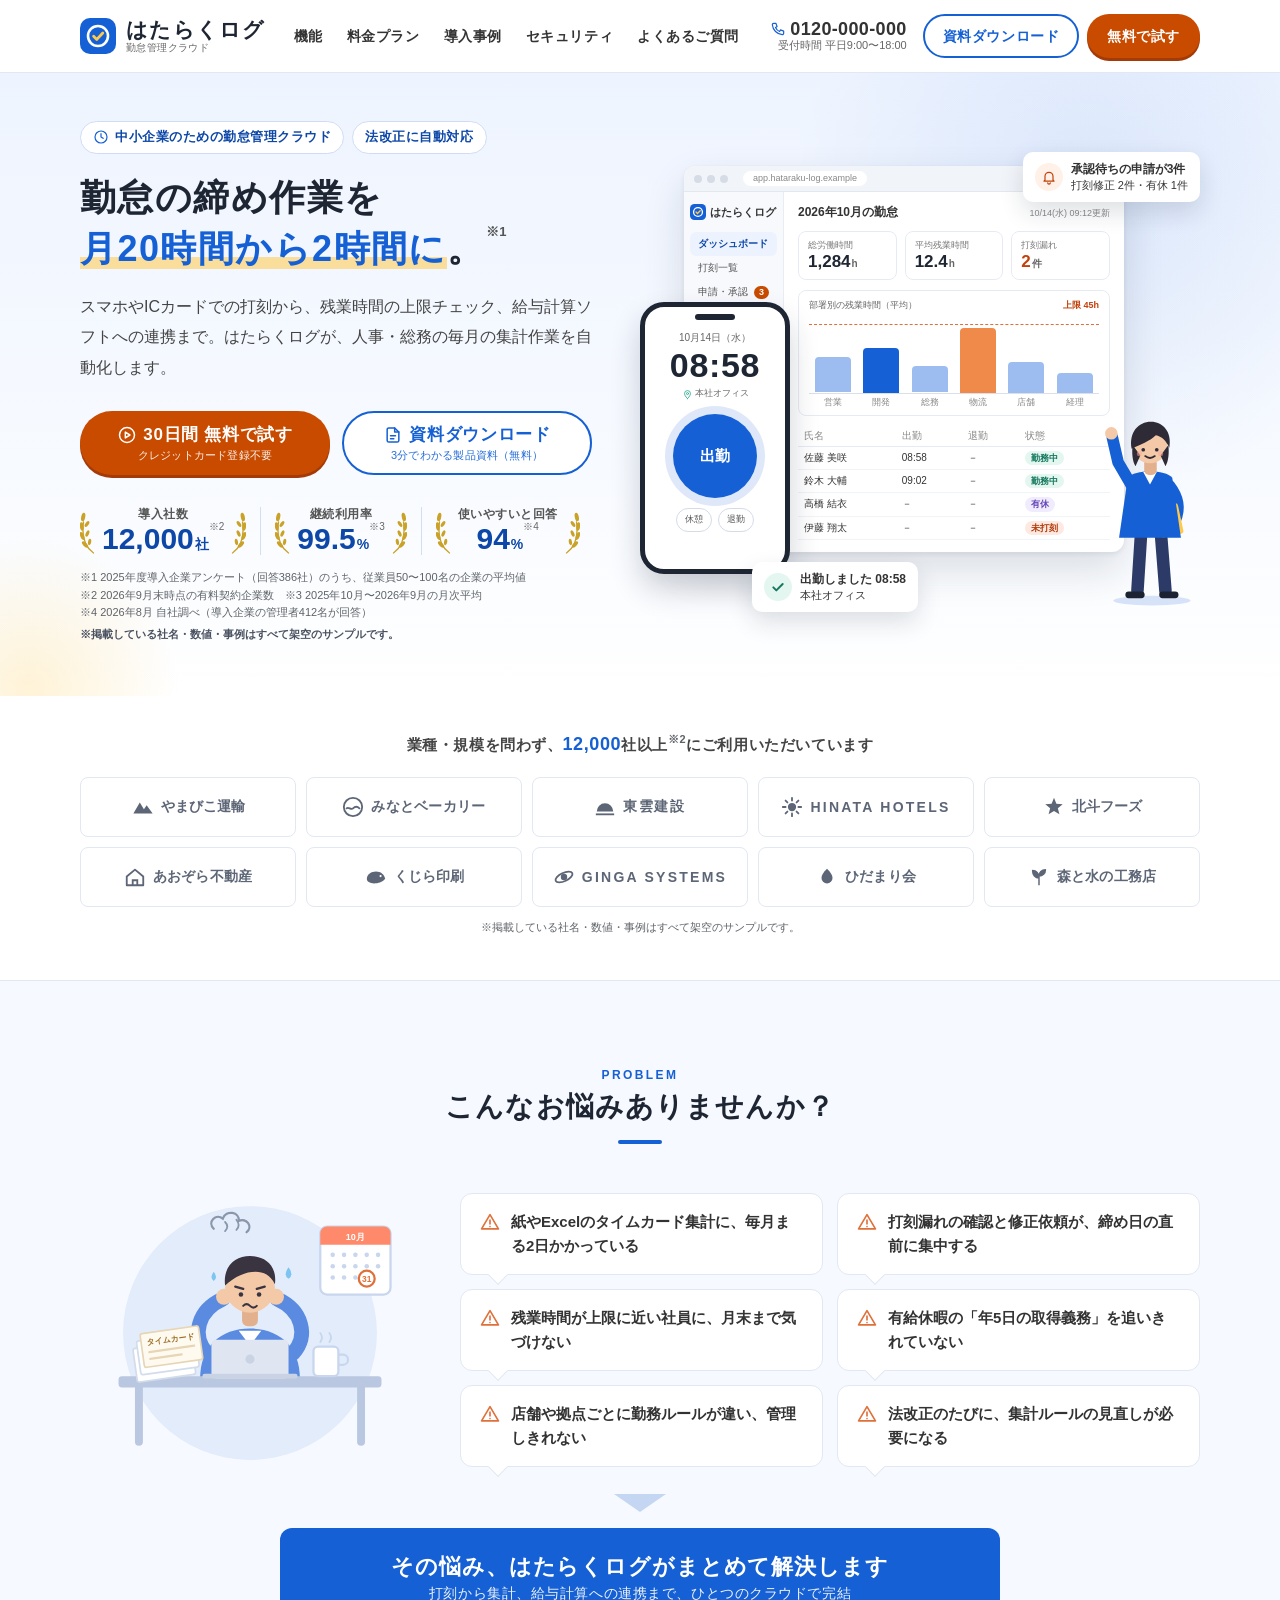
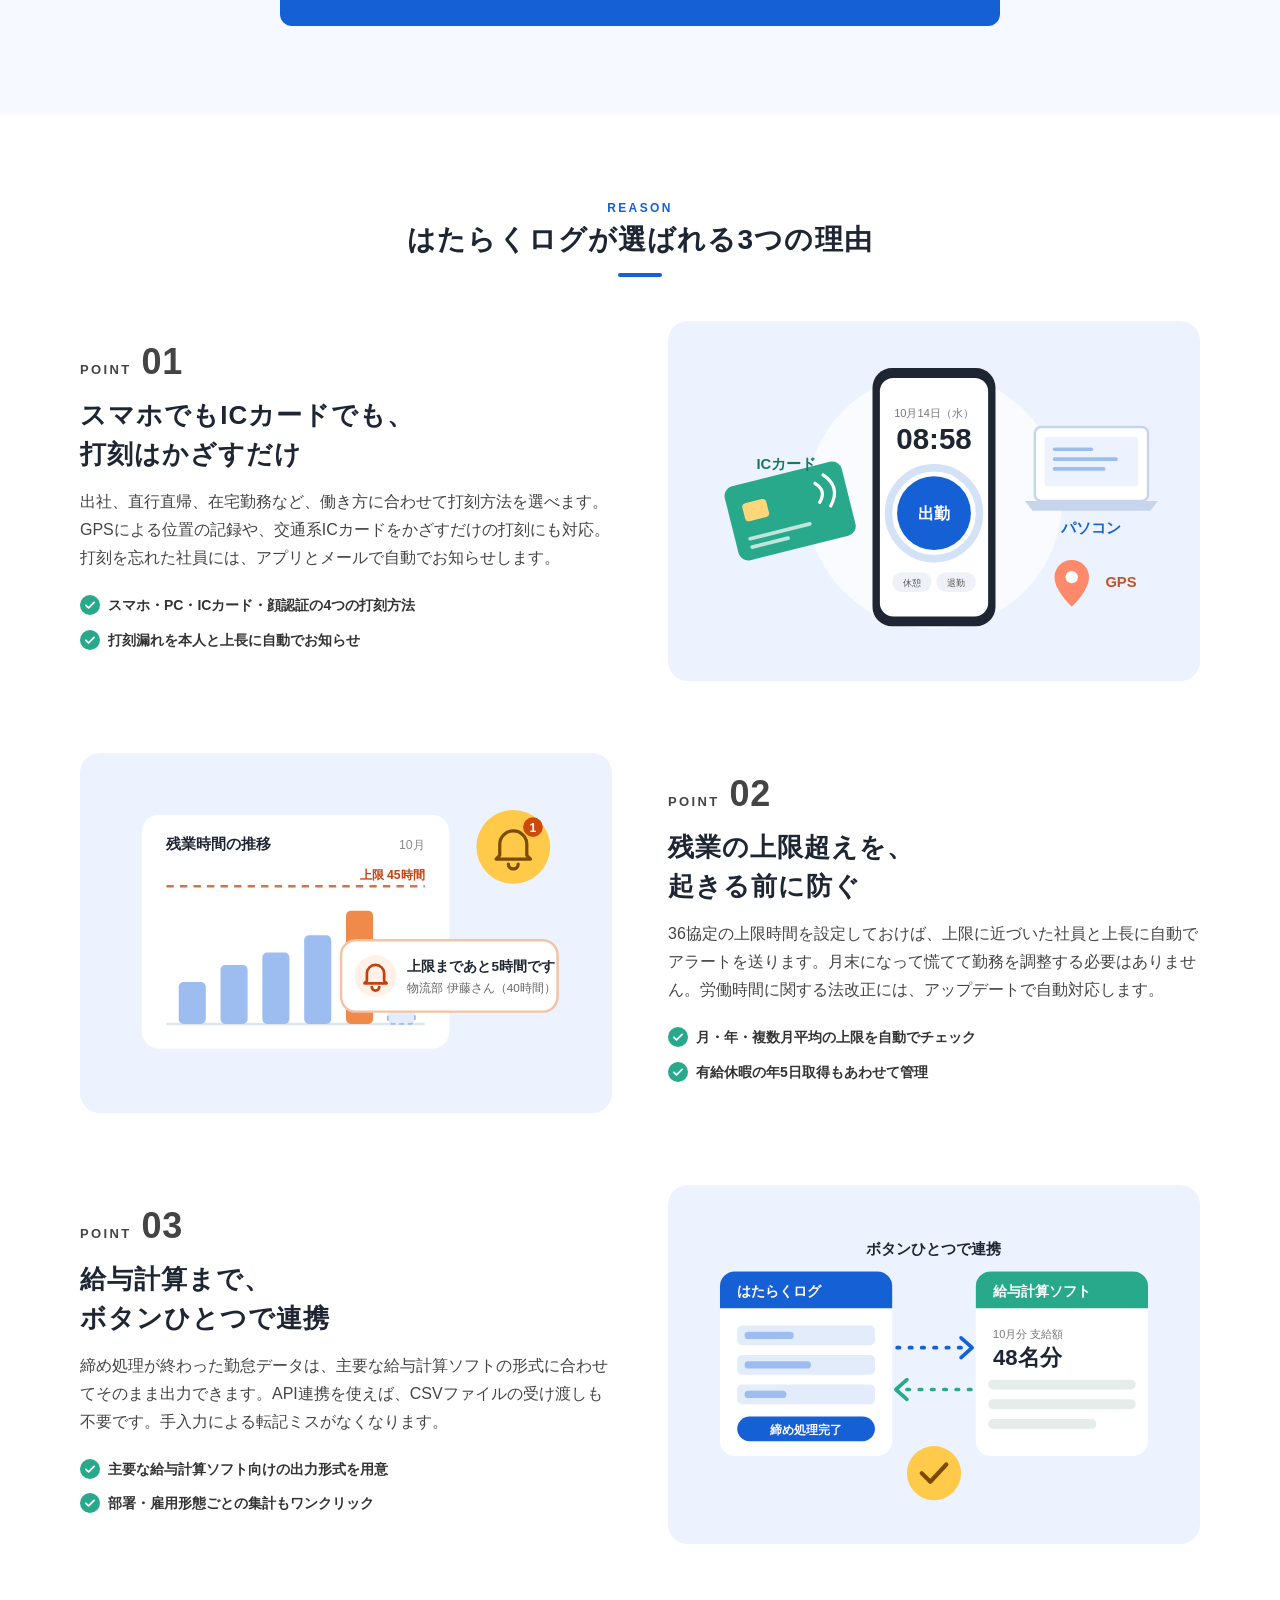
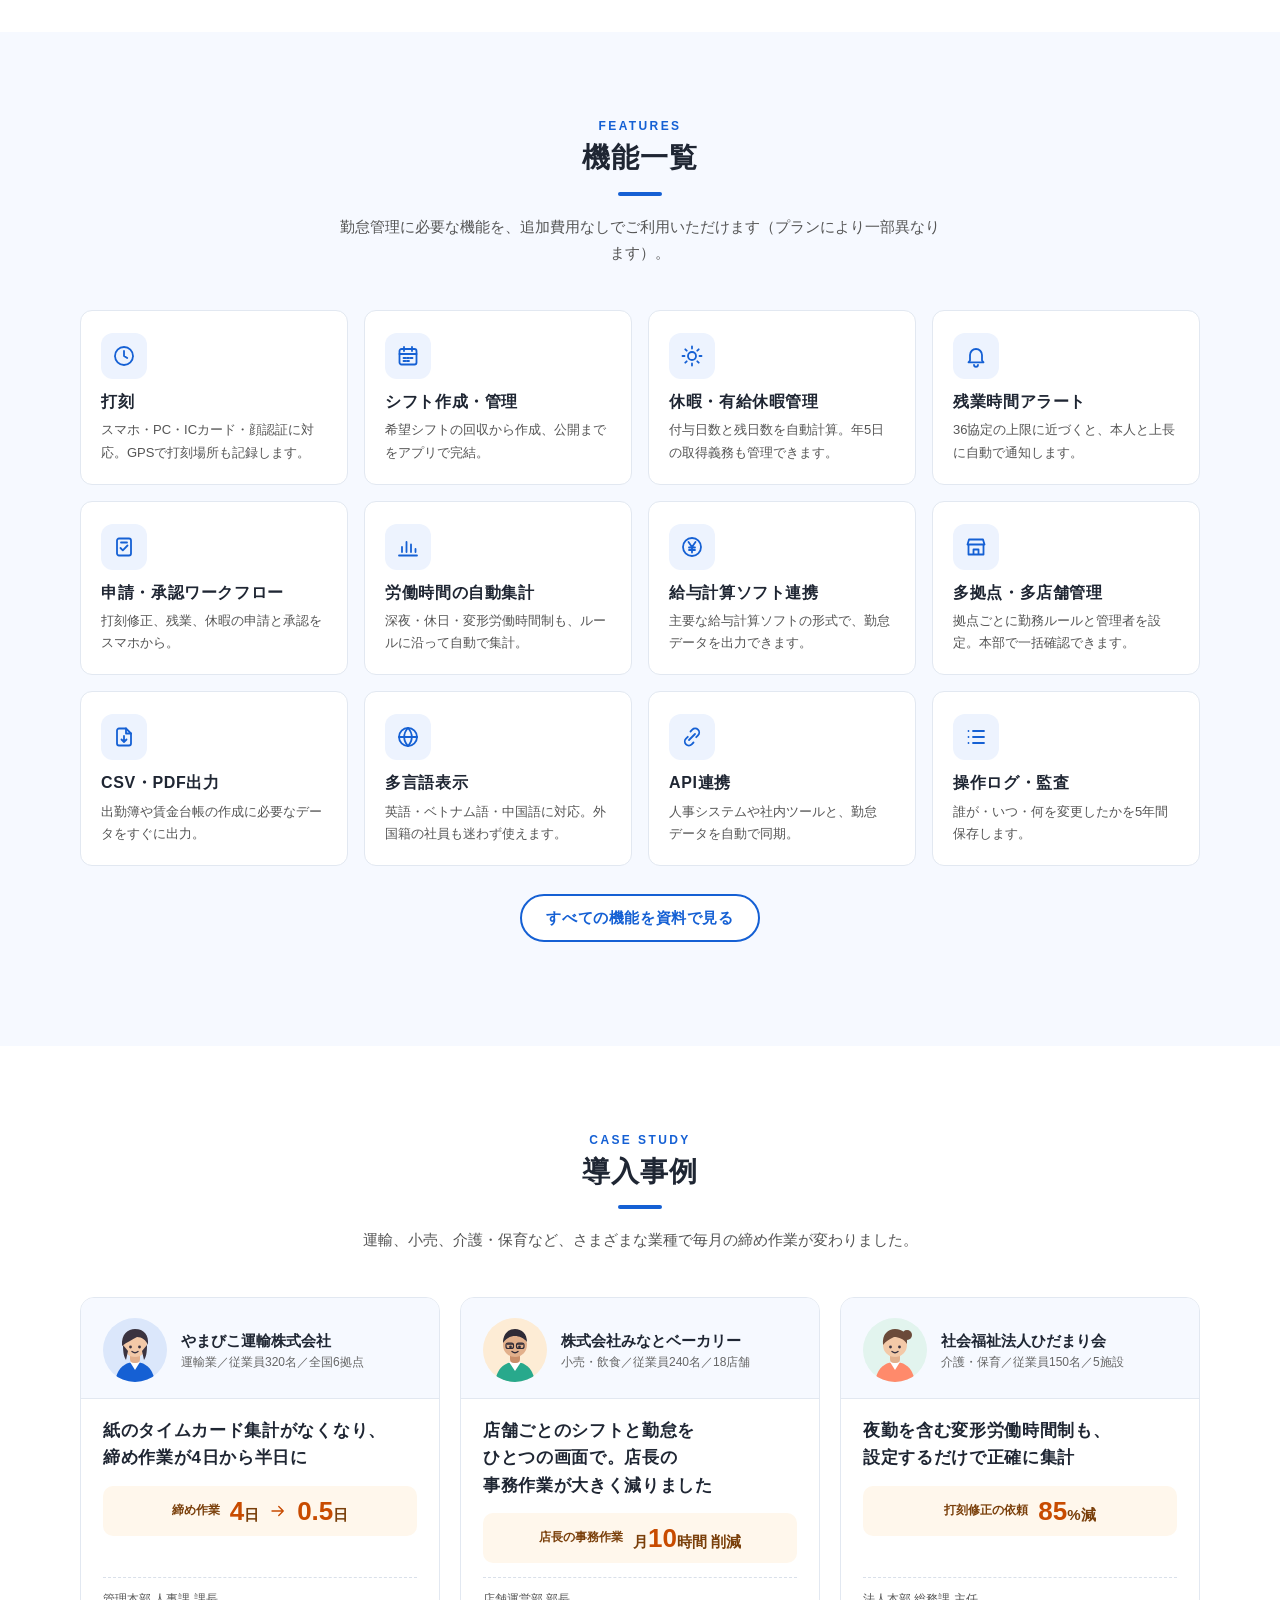
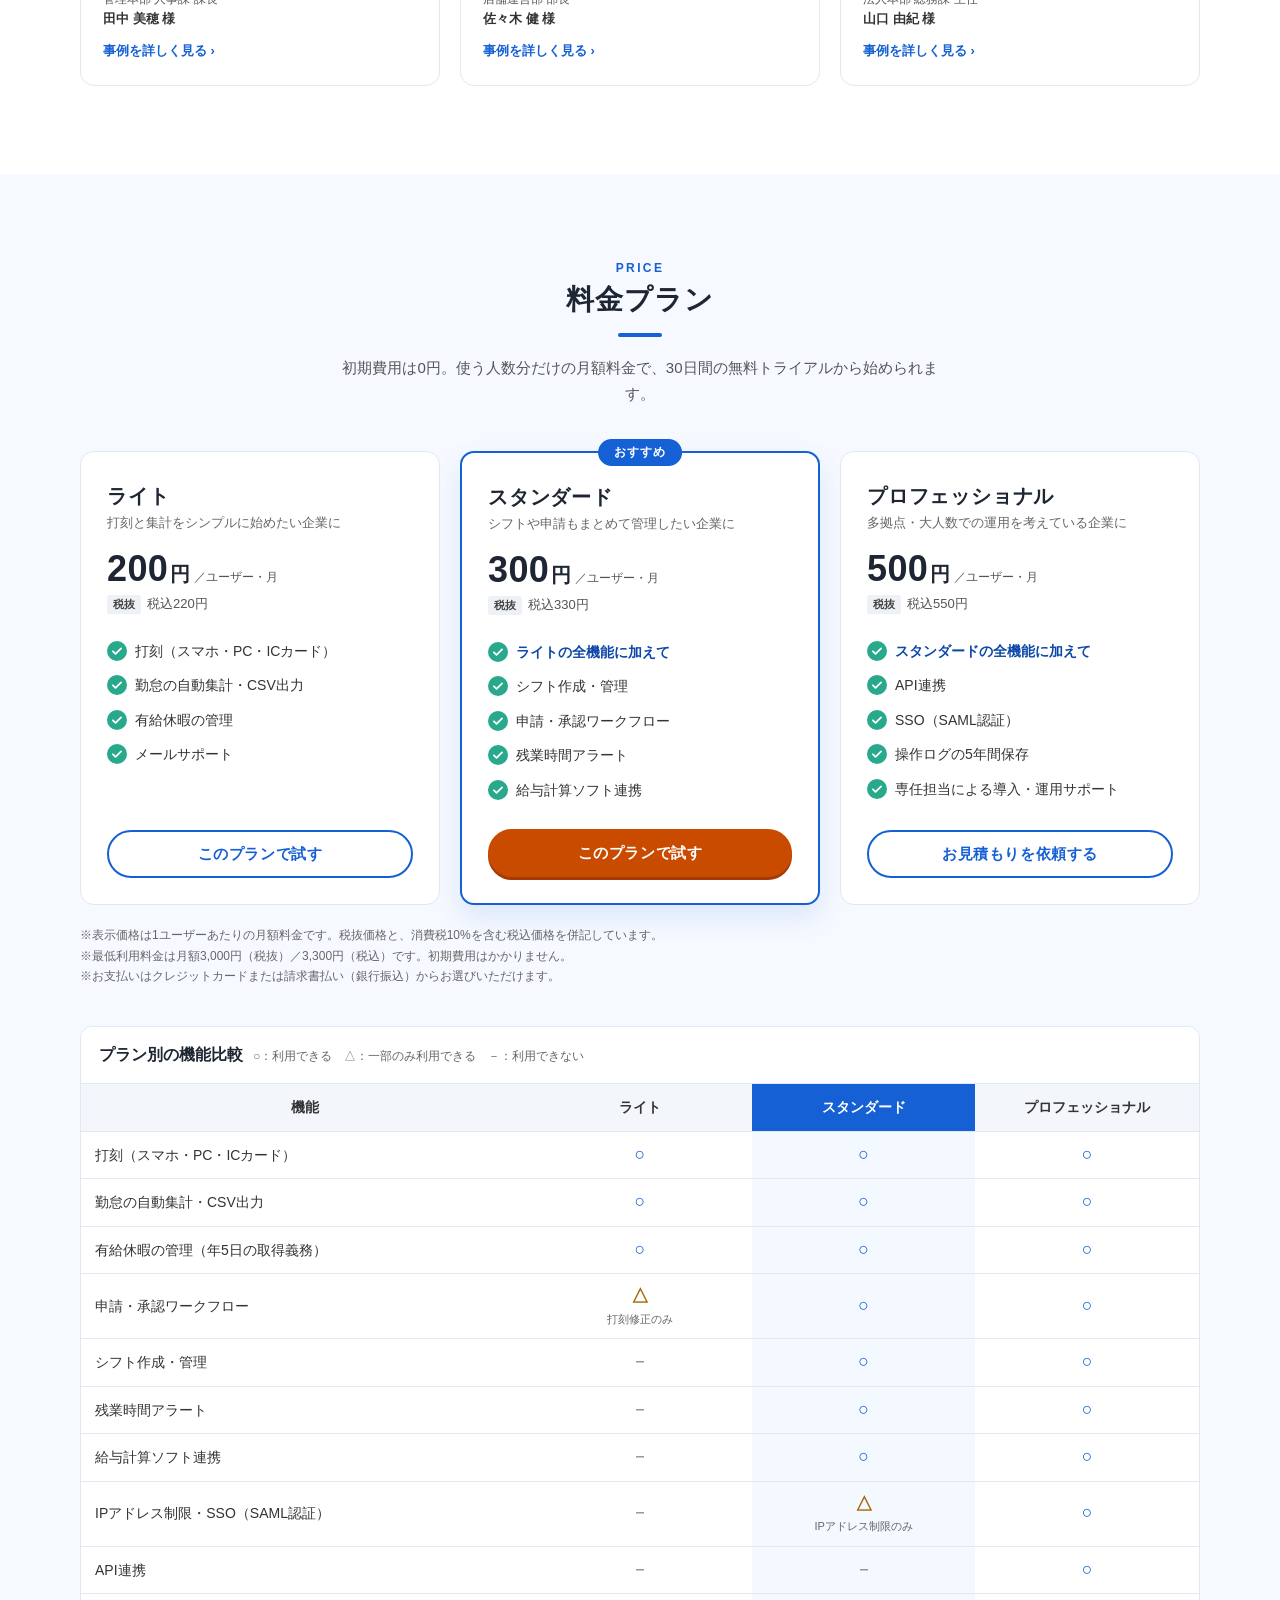
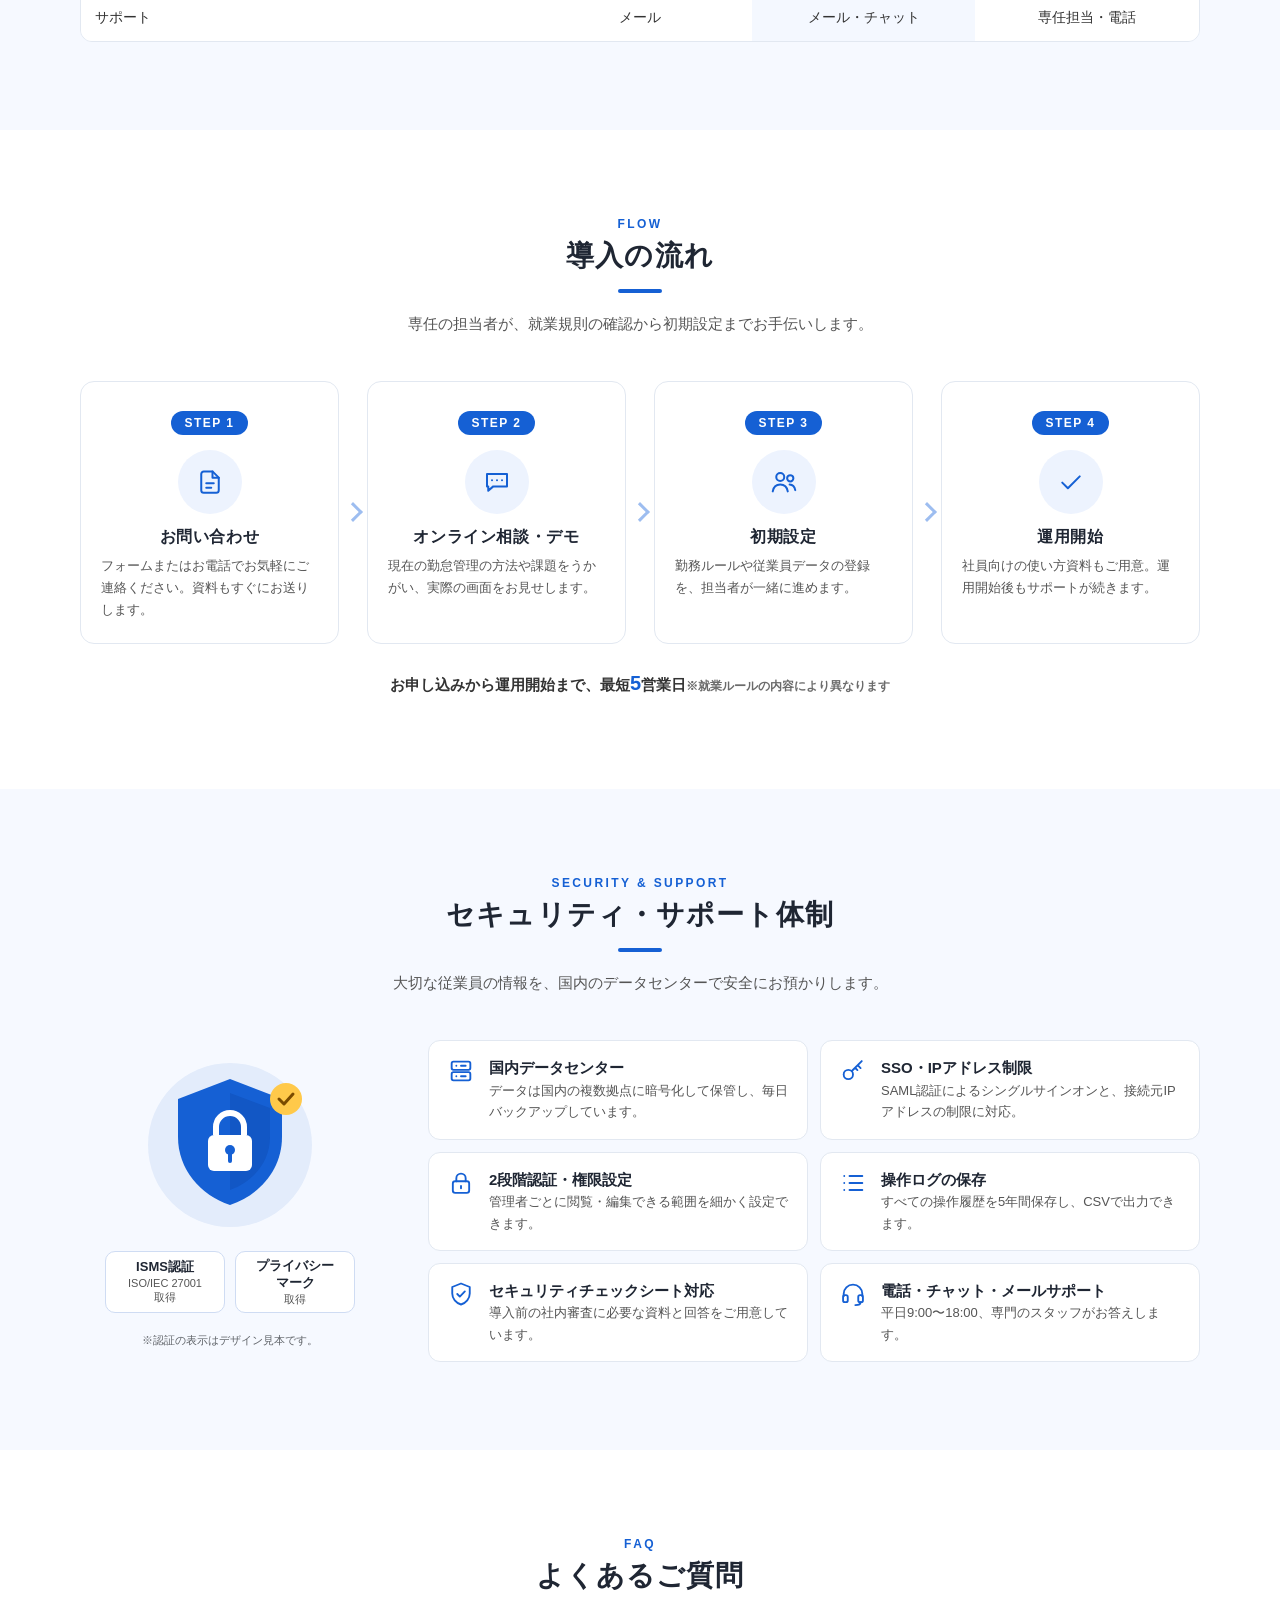
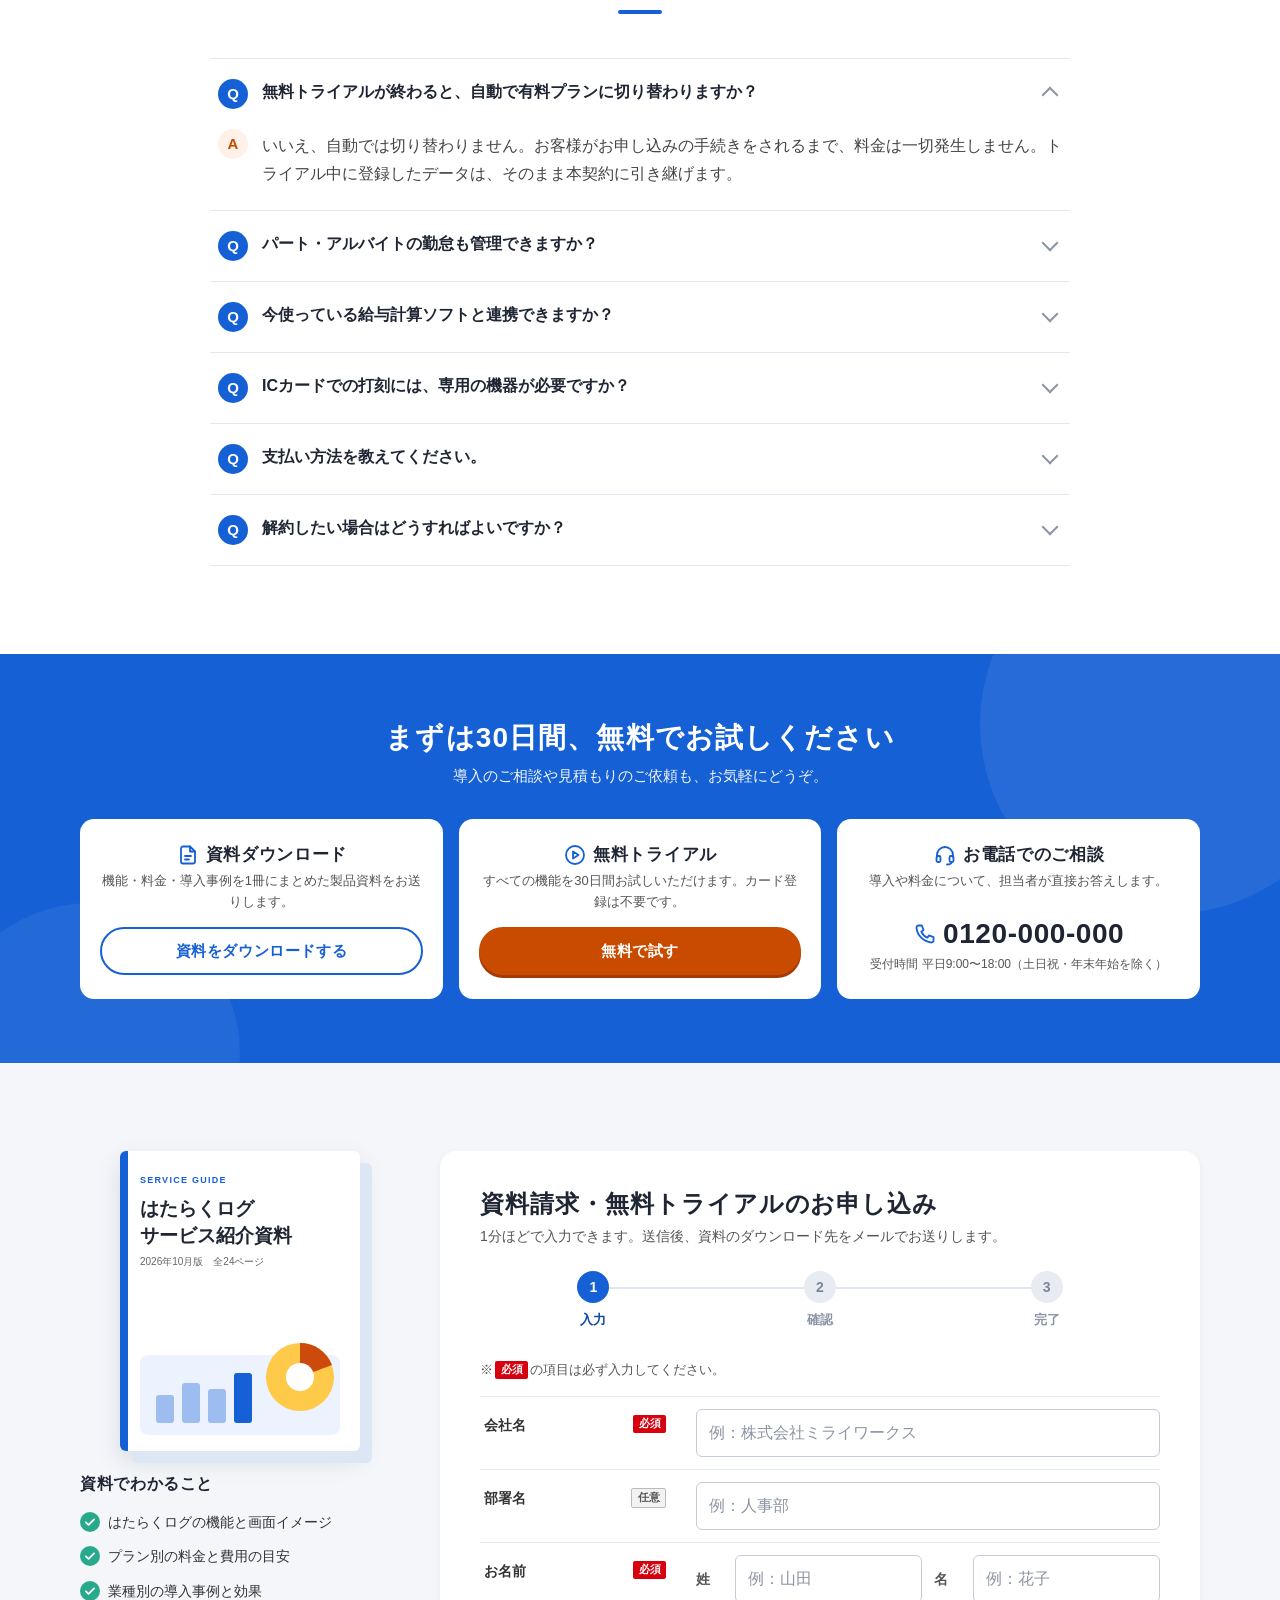
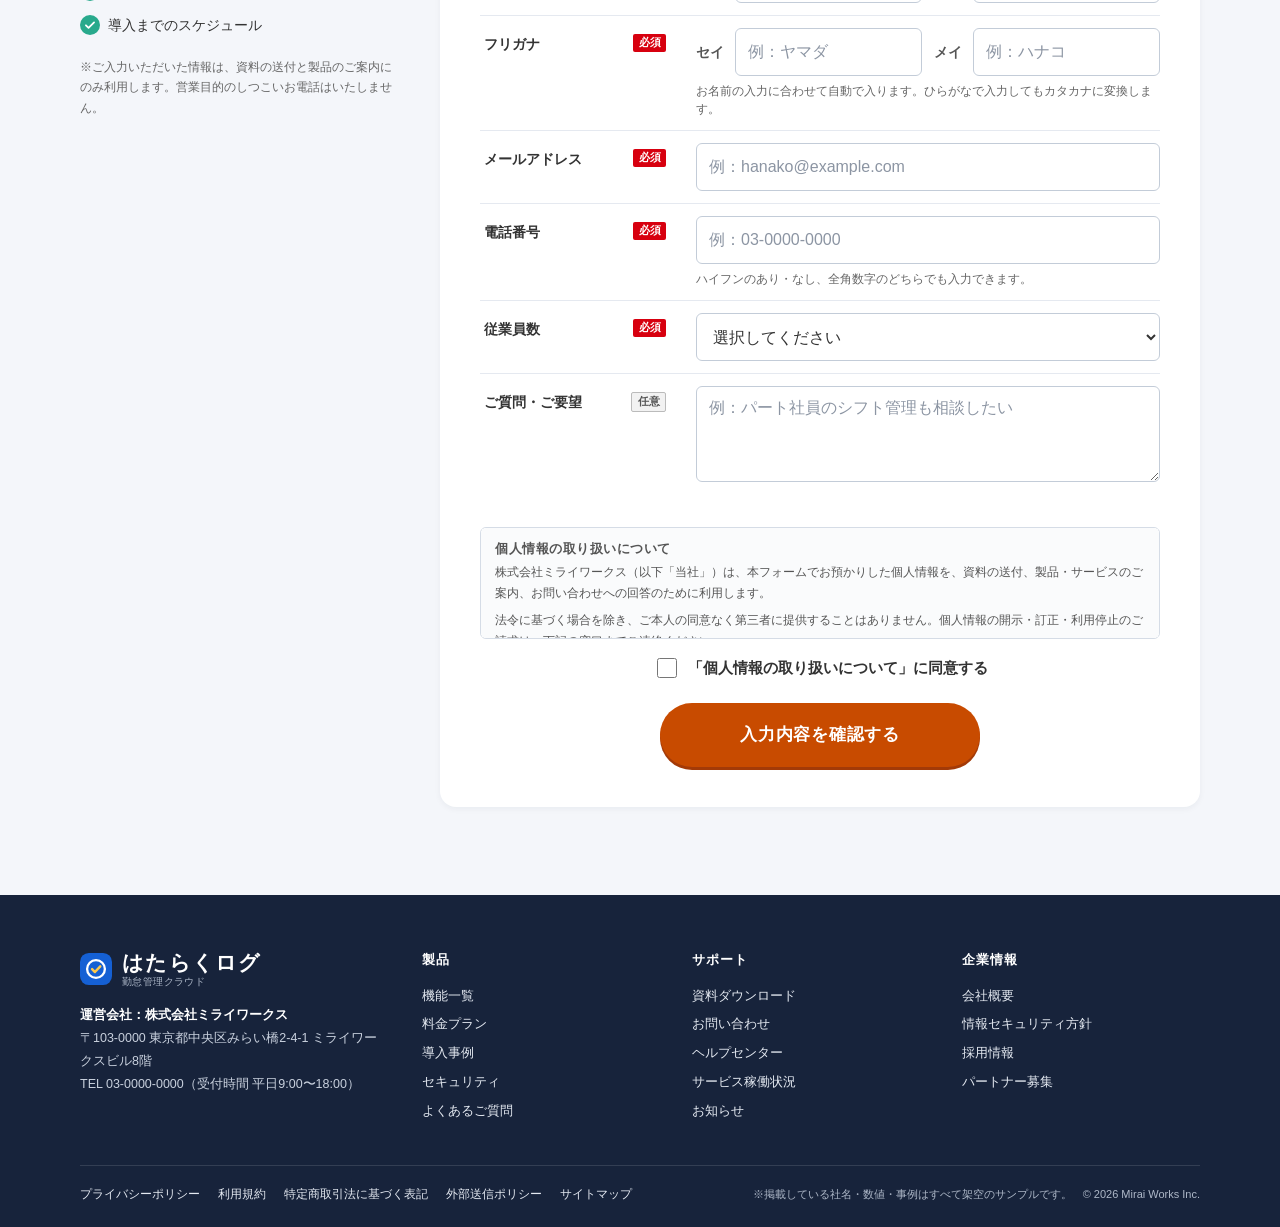
<file: examples/saas-lp/index.html>
<!doctype html>
<html lang="ja">
<head>
<meta charset="utf-8">
<meta name="viewport" content="width=device-width,initial-scale=1">
<title>勤怠管理クラウド「はたらくログ」｜打刻から給与連携まで【30日間無料】</title>
<meta name="description" content="はたらくログは、中小企業のための勤怠管理クラウドです。スマホ・ICカードでの打刻から残業時間の上限チェック、給与計算ソフトへの連携まで、毎月の締め作業を自動化します。">
<meta name="theme-color" content="#1560d4">
<meta name="format-detection" content="telephone=no">
<style>
/* ==== japanify.css: begin ==== */
/* japanify.css: Japanese web baseline measured from the top 10 Japanese websites (2026-10).
   Drop in, then override the tokens. Three type modes:
     default        dense UI (portal, EC, data, community): 14px / 1.5
     .jp-lp         landing page and corporate copy: 16px / 1.75
     .jp-read       articles and blog posts: 16px / 1.8 to 2.0
   Values and sources: references/benchmarks.md, typography.md, layout-and-components.md */

:root{
  --jp-sans:"Helvetica Neue",Arial,"Hiragino Kaku Gothic ProN","Hiragino Sans","Noto Sans JP",Meiryo,sans-serif;
  --jp-ud:"Hiragino Kaku Gothic ProN","Hiragino Sans","BIZ UDPGothic","Noto Sans JP",Meiryo,sans-serif;
  --jp-serif:"Hiragino Mincho ProN","Yu Mincho",YuMincho,"Noto Serif JP",serif;
  --jp-mark-font:"Hiragino Kaku Gothic ProN","Hiragino Sans","Noto Sans JP",Meiryo,sans-serif; /* ○ △ × ◎ */
  --jp-ink:#333;            /* body text: #333 / #444 / #272727 on the top sites, not #000 */
  --jp-ink-sub:#666;        /* secondary text that still passes 4.5:1 */
  --jp-ink-meta:#767676;    /* timestamps, ※ notes */
  --jp-link:#1d3994;        /* Yahoo! JAPAN link blue; tenki #0b5daa, livedoor #2355a5 */
  --jp-link-visited:#6f4fd2;/* Yahoo! JAPAN mobile; the desktop top keeps one color */
  --jp-brand:#0061ca;       /* replace with the brand color (darken it if white text fails 4.5:1) */
  --jp-accent:#d7000f;      /* NEW, 必須, sale */
  --jp-price:#bf0000;       /* 楽天市場 price red */
  --jp-cta:#c84b00;         /* orange CTA darkened to pass 4.5:1 with white text */
  --jp-line:#ddd;
  --jp-bg-sub:#f5f5f5;      /* table heads, info panels, footer */
  --jp-sat:#0062d6;         /* 土: tenki.jp uses #0096ff, darkened here for 4.5:1 on small digits */
  --jp-sun:#d7000f;         /* 日・祝: tenki.jp uses #ff0000, darkened for 4.5:1 */
  --jp-temp-high:#d7000f;
  --jp-temp-low:#0062d6;
  --jp-radius:4px;
  --jp-page:1080px;         /* fixed desktop page width, 950 to 1,140px on the top sites */
  --jp-rail:300px;          /* side column, 288 to 336px */
  --jp-sticky-offset:0px;   /* set to the sticky header height so #anchors are not hidden */
}

/* base (zero-specificity element rules so component classes always win) */
*,*::before,*::after{box-sizing:border-box}
[hidden]{display:none!important}
html{-webkit-text-size-adjust:100%;text-size-adjust:100%;scroll-padding-top:var(--jp-sticky-offset)}
body{
  margin:0;font-family:var(--jp-sans);font-size:14px;line-height:1.5;color:var(--jp-ink);background:#fff;
  letter-spacing:0;line-break:strict;overflow-wrap:anywhere;
  -webkit-font-smoothing:antialiased;
}
:where(a){color:var(--jp-link);text-decoration:none}
:where(a:visited){color:var(--jp-link-visited)}
:where(a:hover){text-decoration:underline}
:where(img){max-width:100%;height:auto;vertical-align:middle}
:where(em,i,cite){font-style:normal;font-weight:700}
:where(small),.jp-note{font-size:12px;color:var(--jp-ink-meta)}
.jp-mark{font-family:var(--jp-mark-font)}
:focus-visible{outline:2px solid #1a1a1a;outline-offset:2px;box-shadow:0 0 0 4px #ffd43d}
@media (prefers-reduced-motion:reduce){*{animation:none!important;transition:none!important;scroll-behavior:auto!important}}

/* headings: bold, palt only here, marked with bars or rules */
:where(h1,h2,h3,h4){margin:0 0 10px;font-weight:700;line-height:1.4;font-feature-settings:"palt";letter-spacing:.04em;word-break:auto-phrase;text-wrap:balance}
:where(h1){font-size:24px}:where(h2){font-size:20px}:where(h3){font-size:16px}:where(h4){font-size:14px}
.jp-h-bar{border-left:6px solid var(--jp-brand);padding:2px 0 2px 10px}
.jp-h-rule{border-bottom:3px solid var(--jp-brand);padding-bottom:6px}
.jp-h-strip{padding:6px 10px;background:var(--jp-bg-sub);font-size:14px}
.jp-eyebrow{display:block;margin-bottom:4px;color:var(--jp-brand);font:700 12px/1.2 "Helvetica Neue",Arial,sans-serif;letter-spacing:.15em}

/* landing page and corporate mode */
.jp-lp{font-size:16px;line-height:1.75}
.jp-lp :where(h1){font-size:clamp(24px,4vw,36px);line-height:1.4}
.jp-lp :where(h2){font-size:clamp(22px,3vw,28px)}
.jp-lp :where(h3){font-size:18px}

/* reading mode (articles, blogs): Yahoo! News, livedoor News, TRILL 16px / 1.8; note 18px / 2.0 */
.jp-read{font-size:16px;line-height:1.85}
.jp-read p{margin:0 0 1.75em;max-inline-size:40ic}
.jp-read a{text-decoration:underline}
.jp-read :where(h2){font-size:22px;margin:2.5em 0 .75em}
.jp-read :where(h3){font-size:18px;margin:2em 0 .5em}
.jp-read blockquote{margin:0 0 1.75em;padding:20px 28px;background:#f5f8fa;font-size:15px}
.jp-read--large{font-size:18px;line-height:2}
@media (min-width:768px){.jp-read :where(h2){font-size:24px}.jp-read :where(h3){font-size:20px}}

/* layout */
.jp-page{width:min(100% - 32px,var(--jp-page));margin-inline:auto}
.jp-cols{display:grid;grid-template-columns:minmax(0,1fr) var(--jp-rail);gap:20px}
@media (max-width:767px){.jp-cols{grid-template-columns:1fr}}
.jp-section{margin-block:0 40px}
.jp-scroll{overflow-x:auto;-webkit-overflow-scrolling:touch}
.jp-scroll-hint{display:none;font-size:12px;color:var(--jp-ink-meta)}
@media (max-width:767px){.jp-scroll-hint{display:block}}   /* 横にスクロールできます */

/* numbers, units, prices */
.jp-num{font-family:"Helvetica Neue",Arial,sans-serif;font-feature-settings:"tnum"}
.jp-unit{font-size:.75em;margin-inline-start:.1em}
.jp-price{color:var(--jp-price);font:700 24px/1 "Helvetica Neue",Arial,sans-serif} /* 楽天 uses Roboto 500 as a web font; system fallbacks need 700 */
.jp-price .jp-yen{font:700 .58em/1 var(--jp-sans);margin-inline-start:.05em}
.jp-price .jp-tax{font:400 11px/1 var(--jp-sans);color:var(--jp-ink);margin-inline-start:4px}
.jp-high{color:var(--jp-temp-high)}.jp-low{color:var(--jp-temp-low)}
.jp-sat{color:var(--jp-sat)}.jp-sun,.jp-holiday{color:var(--jp-sun)}

/* badges */
.jp-chip{display:inline-block;padding:1px 6px;font-size:11px;font-weight:700;line-height:1.5;border-radius:2px;vertical-align:middle;white-space:nowrap}
.jp-chip--red{background:var(--jp-accent);color:#fff}
.jp-chip--outline{border:1px solid var(--jp-accent);color:var(--jp-accent);background:#fff}
.jp-chip--grey{background:#eee;color:#555;font-weight:400}
.jp-new{color:var(--jp-accent);font-size:11px;font-weight:700;margin-inline-start:6px;white-space:nowrap}

/* お知らせ list: <li><time/><span class="jp-chip"/><a>title<span class="jp-new">NEW</span></a></li> */
.jp-news{list-style:none;margin:0;padding:0}
.jp-news li{display:flex;gap:12px;align-items:baseline;padding:10px 0;border-bottom:1px dotted #ccc}
.jp-news time{flex-shrink:0;color:var(--jp-ink-sub);font-size:13px;font-feature-settings:"tnum"}
.jp-news .jp-chip{flex-shrink:0;min-width:5.5em;text-align:center}
@media (max-width:599px){.jp-news li{flex-wrap:wrap;gap:4px 8px}.jp-news li>a{flex-basis:100%}}

/* ranking */
.jp-rank{list-style:none;margin:0;padding:0;counter-reset:r}
.jp-rank li{counter-increment:r;display:flex;gap:10px;align-items:center;padding:8px 0;border-bottom:1px solid #eee}
.jp-rank li::before{content:counter(r);flex-shrink:0;display:grid;place-items:center;width:24px;height:24px;border-radius:50%;background:#8c8c8c;color:#fff;font-size:13px;font-weight:700}
.jp-rank li:nth-child(1)::before{background:#b8860b}
.jp-rank li:nth-child(2)::before{background:#8a9097}
.jp-rank li:nth-child(3)::before{background:#a0522d}

/* tabs */
.jp-tabs{display:flex;border-bottom:2px solid var(--jp-brand)}
.jp-tabs a,.jp-tabs button{flex:1;padding:10px 4px;border:0;background:#eef1f5;color:var(--jp-brand);font:700 14px/1.3 var(--jp-sans);text-align:center;text-decoration:none;cursor:pointer}
.jp-tabs [aria-selected=true]{background:var(--jp-brand);color:#fff}

/* buttons */
.jp-btn{display:inline-flex;align-items:center;justify-content:center;gap:.4em;min-height:44px;padding:8px 24px;border:1px solid transparent;border-radius:var(--jp-radius);font:700 15px/1.3 var(--jp-sans);font-feature-settings:"palt";text-decoration:none;cursor:pointer;color:var(--jp-ink);background:#fff}
.jp-btn:hover{text-decoration:none;filter:brightness(.95)}
.jp-btn:has(small){flex-direction:column;gap:0}
.jp-btn small{display:block;font-size:11px;font-weight:400;color:inherit}
.jp-btn--primary,.jp-btn--primary:visited{background:var(--jp-brand);color:#fff}
.jp-btn--cta,.jp-btn--cta:visited{background:var(--jp-cta);color:#fff}           /* 資料請求, 無料で試す */
.jp-btn--cart,.jp-btn--cart:visited{background:var(--jp-price);color:#fff;min-height:48px;min-width:192px} /* 楽天市場 かごに追加 */
.jp-btn--booking,.jp-btn--booking:visited{background:#c04f00;color:#fff}         /* 予約する; 食べログ's #ffaa00 gradient fails 4.5:1 */
.jp-btn--line,.jp-btn--line:visited{background:#06c755;color:#fff}               /* LINE brand color is mandated; keep the label 14px+ bold */
.jp-btn--ghost,.jp-btn--ghost:visited{background:#fff;color:var(--jp-ink);border-color:#bbb}
.jp-more{font-size:13px}
.jp-more::after{content:" ›"}

/* tables */
.jp-info{width:100%;border-collapse:collapse}
.jp-info th{width:28%;padding:12px;background:var(--jp-bg-sub);border:1px solid var(--jp-line);text-align:left;vertical-align:top}
.jp-info td{padding:12px;border:1px solid var(--jp-line)}
@media (max-width:599px){.jp-info th,.jp-info td{display:block;width:auto}.jp-info th{border-bottom:0}}
.jp-data{width:100%;table-layout:fixed;border-collapse:collapse;font-size:12px;text-align:center}
.jp-data th,.jp-data td{border:1px solid #ccc;padding:4px 2px}
.jp-data thead th{background:#f4f4ee}
.jp-data .is-past{color:#999}
.jp-data td,.jp-hours td{font-family:var(--jp-mark-font)}

/* breadcrumb */
.jp-breadcrumb{display:flex;flex-wrap:wrap;gap:4px;margin:0;padding:8px 0;list-style:none;font-size:12px;color:var(--jp-ink-sub)}
.jp-breadcrumb li+li::before{content:"＞";margin-inline-end:4px;color:#999}

/* forms: <form class="jp-form h-adr"> with .jp-req / .jp-opt badges */
.jp-form input:not([type=checkbox]):not([type=radio]),.jp-form select,.jp-form textarea{font:16px/1.4 var(--jp-sans);padding:10px;border:1px solid #bbb;border-radius:var(--jp-radius);max-width:100%;color:var(--jp-ink);background:#fff}
.jp-req,.jp-opt{display:inline-block;margin-inline-start:.5em;padding:.1em .5em;font-size:11px;font-weight:700;line-height:1.4;border-radius:2px;vertical-align:.1em}
.jp-req{color:#fff;background:var(--jp-accent)}
.jp-opt{color:#555;background:#f2f2f2;border:1px solid #bbb}
.jp-error{color:var(--jp-accent);font-size:13px}
.jp-form [aria-invalid=true]{border-color:var(--jp-accent);background:#fff0f0}
.jp-error-summary{padding:12px 16px;border:2px solid var(--jp-accent);background:#fff0f0;color:var(--jp-accent);font-weight:700}
.jp-form-table{width:100%;border-collapse:collapse}
.jp-form-table th{width:30%;padding:16px;background:var(--jp-bg-sub);border:1px solid var(--jp-line);text-align:left;vertical-align:top;font-weight:700}
.jp-form-table td{padding:16px;border:1px solid var(--jp-line)}
@media (max-width:599px){.jp-form-table th,.jp-form-table td{display:block;width:auto}.jp-form-table th{border-bottom:0;padding-bottom:8px}}
.jp-steps{display:flex;justify-content:center;gap:4px;margin:0 0 24px;padding:0;list-style:none;font-size:13px}
.jp-steps li{padding:6px 16px;background:#eee;color:#555}
.jp-steps [aria-current=step]{background:var(--jp-brand);color:#fff;font-weight:700}  /* 入力 → 確認 → 完了 */

/* footer */
.jp-footer{background:var(--jp-bg-sub);font-size:12px;color:#555;padding:24px 16px;text-align:center}
.jp-footer nav{display:flex;flex-wrap:wrap;justify-content:center;gap:4px 16px;margin-bottom:12px}
.jp-footer a,.jp-footer a:visited{color:#555}
.jp-footer address{font-style:normal;margin-bottom:8px}
.jp-pagetop,.jp-pagetop:visited{position:fixed;right:16px;bottom:16px;width:48px;height:48px;display:grid;place-items:center;background:#333;color:#fff;font-size:10px;line-height:1.1;text-align:center;text-decoration:none;border-radius:4px}
/* ==== japanify.css: end ==== */

/* ===== はたらくログ: page tokens ===== */
:root{
  --jp-brand:#1560d4;
  --jp-link:#1560d4;
  --jp-link-visited:#1560d4;
  --jp-ink:#333;
  --jp-ink-meta:#6b6b6b;   /* #767676 drops below 4.5:1 on the tinted sections */
  --jp-sticky-offset:84px; /* sticky header 72px + air */
  --ink-strong:#1f2633;
  --brand-deep:#0d47a8;
  --brand-tint:#edf3fe;
  --brand-tint2:#f6f9ff;
  --cta:var(--jp-cta);
  --cta-deep:#a33a07;
  --navy:#17233b;
  --yellow:#ffc94a;
  --mint:#28a98c;
  --coral:#ff8a6b;
  --skin:#f3c9a8;
  --skin2:#dca27c;
  --hair:#2e2a36;
  --line:#e2e8f1;
  --wrap:1120px;
}
html{scroll-behavior:smooth}
a:hover{text-decoration:underline}
.vh{position:absolute!important;width:1px;height:1px;overflow:hidden;clip:rect(0 0 0 0);white-space:nowrap}
.skip{position:absolute;left:8px;top:-60px;z-index:100;padding:8px 16px;background:#fff;color:var(--ink-strong);border-radius:4px}
.skip:focus{top:8px}
.wrap{width:min(100% - 48px,var(--wrap));margin-inline:auto}
.ic{width:24px;height:24px;flex-shrink:0;fill:none;stroke:currentColor;stroke-width:1.8;stroke-linecap:round;stroke-linejoin:round;vertical-align:middle}
.num{font-family:"Helvetica Neue",Arial,sans-serif;font-feature-settings:"tnum"}

/* buttons */
.btn{display:inline-flex;flex-direction:column;align-items:center;justify-content:center;gap:2px;min-height:48px;padding:8px 24px;border:2px solid transparent;border-radius:999px;font:700 15px/1.3 var(--jp-sans);font-feature-settings:"palt";letter-spacing:.04em;text-align:center;text-decoration:none;cursor:pointer;transition:transform .2s ease,box-shadow .2s ease,background-color .2s ease}
.btn:hover{text-decoration:none;transform:translateY(-1px)}
.btn:active{transform:translateY(1px)}
.btn small{font-size:11px;font-weight:400;letter-spacing:.02em;color:inherit;opacity:.92}
.btn--cta{background:var(--cta);color:#fff;box-shadow:0 3px 0 var(--cta-deep)}
.btn--cta:hover{background:#b8430a}
.btn--cta:visited,.btn--outline:visited,.btn--white:visited{color:inherit}
.btn--cta:visited{color:#fff}
.btn--outline{background:#fff;color:var(--jp-brand);border-color:var(--jp-brand)}
.btn--outline:visited{color:var(--jp-brand)}
.btn--outline:hover{background:var(--brand-tint)}
.btn--ghost{background:#fff;color:#444;border-color:#c8cfda}
.btn--lg{min-height:64px;min-width:250px;font-size:17px}
.btn .row{display:inline-flex;align-items:center;gap:6px}
.btn .ic{width:20px;height:20px}

/* header */
.hd{position:sticky;top:0;z-index:40;background:rgba(255,255,255,.97);border-bottom:1px solid var(--line)}
.hd-in{display:flex;align-items:center;gap:28px;height:72px}
.logo{display:flex;align-items:center;gap:10px;color:var(--ink-strong);text-decoration:none;flex-shrink:0}
.logo:visited{color:var(--ink-strong)}
.logo:hover{text-decoration:none}
.logo-txt{display:flex;flex-direction:column;line-height:1.15}
.logo-txt b{font-size:21px;letter-spacing:.06em;font-feature-settings:"palt"}
.logo-txt span{font-size:10px;color:#666;letter-spacing:.04em}
.gnav{display:flex;gap:24px}
.gnav a{color:#333;font-size:14px;font-weight:700;font-feature-settings:"palt";letter-spacing:.04em;white-space:nowrap}
.gnav a:visited{color:#333}
.gnav a:hover{color:var(--jp-brand);text-decoration:none}
.hd-right{display:flex;align-items:center;gap:16px;margin-left:auto}
.hd-tel{display:flex;flex-direction:column;align-items:flex-end;line-height:1.2;color:#333}
.hd-tel a{display:flex;align-items:center;gap:4px;color:#333;font:700 18px/1.1 "Helvetica Neue",Arial,sans-serif;letter-spacing:.02em}
.hd-tel a:visited{color:#333}
.hd-tel .ic{width:16px;height:16px;color:var(--jp-brand)}
.hd-tel small{font-size:11px;color:#666}
.hd-cta{display:flex;gap:8px}
.hd-cta .btn{min-height:44px;padding:6px 18px;font-size:14px}
.menu-btn{display:none}

/* hero */
.hero{position:relative;overflow:hidden;padding:48px 0 52px;background:linear-gradient(180deg,#eef4ff 0%,#f7faff 62%,#fff 100%)}
.hero::before,.hero::after{content:"";position:absolute;border-radius:50%;pointer-events:none}
.hero::before{width:620px;height:620px;right:-120px;top:-180px;background:radial-gradient(circle,rgba(21,96,212,.10),rgba(21,96,212,0) 68%)}
.hero::after{width:300px;height:300px;left:-120px;bottom:-140px;background:radial-gradient(circle,rgba(255,201,74,.22),rgba(255,201,74,0) 70%)}
.hero-in{position:relative;z-index:1;display:grid;grid-template-columns:minmax(0,1fr) 560px;gap:32px;align-items:center}
.hero-tags{display:flex;flex-wrap:wrap;gap:8px;margin:0 0 18px;padding:0;list-style:none}
.hero-tags li{display:inline-flex;align-items:center;gap:6px;padding:4px 12px;border-radius:999px;background:#fff;border:1px solid #cfdcf3;color:var(--brand-deep);font-size:13px;font-weight:700;font-feature-settings:"palt";letter-spacing:.04em}
.hero-tags .ic{width:16px;height:16px;color:var(--jp-brand)}
.hero h1{margin:0 0 18px;font-size:36px;line-height:1.42;color:var(--ink-strong)}
.hero h1 .hl{color:var(--jp-brand);background:linear-gradient(transparent 70%,rgba(255,201,74,.55) 70%)}
.hero h1 sup{font-size:13px;color:#555;vertical-align:top;margin-left:2px;letter-spacing:0}
.hero-lead{margin:0;font-size:16px;line-height:1.9;color:#444;max-width:32em}
.hero-cta{display:flex;flex-wrap:wrap;gap:12px;margin-top:28px}
.trust{display:flex;margin:32px 0 0;padding:0;list-style:none}
.trust li{display:flex;align-items:center;gap:2px;padding:0 14px 0 0}
.trust li+li{padding-left:14px;border-left:1px solid #d4def0}
.laurel{width:16px;height:46px;color:#c9a227;flex-shrink:0}
.laurel--r{transform:scaleX(-1)}
.trust-body{text-align:center;line-height:1.25;padding:0 4px}
.trust-body span{display:block;font-size:12px;font-weight:700;color:#555;font-feature-settings:"palt";letter-spacing:.04em;white-space:nowrap}
.trust-body b{display:block;font:700 30px/1.1 "Helvetica Neue",Arial,sans-serif;color:var(--brand-deep);white-space:nowrap}
.trust-body b small{font:700 14px/1 var(--jp-sans);color:var(--brand-deep);margin-left:1px}
.trust-body b sup{font:400 10px/1 var(--jp-sans);color:#666;vertical-align:top}
.notes{margin:14px 0 0;padding:0;list-style:none;font-size:11px;line-height:1.6;color:#5f6368}
.notes .fict{margin-top:4px;font-weight:700;color:#4a5160}
.cert-note{margin:0;font-size:11px;color:#5f6368}

/* hero visual */
.hero-visual{position:relative;width:560px;height:460px}
.mock{position:absolute;left:44px;top:14px;width:440px;border-radius:12px;background:#fff;box-shadow:0 18px 40px rgba(23,35,59,.14),0 2px 6px rgba(23,35,59,.08);overflow:hidden;font-size:11px;line-height:1.4;color:#333}
.mk-top{display:flex;align-items:center;gap:5px;height:26px;padding:0 10px;background:#f1f4f9;border-bottom:1px solid #e3e8f0}
.mk-top i{width:8px;height:8px;border-radius:50%;background:#d6dce6}
.mk-top span{margin-left:10px;padding:1px 10px;border-radius:999px;background:#fff;color:#888;font-size:9px}
.mk-body{display:grid;grid-template-columns:100px 1fr;min-height:322px}
.mk-side{padding:12px 6px;background:#f7f9fd;border-right:1px solid #e8edf4}
.mk-brand{display:flex;align-items:center;gap:4px;margin-bottom:12px;font-size:10.5px;font-weight:700;white-space:nowrap}
.mk-side ul{margin:0;padding:0;list-style:none}
.mk-side li{white-space:nowrap;display:flex;justify-content:space-between;align-items:center;padding:5px 8px;border-radius:6px;color:#555;font-size:10px}
.mk-side li.on{background:var(--brand-tint);color:var(--brand-deep);font-weight:700}
.mk-side li em{padding:0 5px;border-radius:999px;background:var(--cta);color:#fff;font-size:9px;line-height:1.5}
.mk-main{padding:12px 14px}
.mk-h{display:flex;justify-content:space-between;align-items:baseline;margin-bottom:10px}
.mk-h b{font-size:12px}
.mk-h span{font-size:9px;color:#888}
.mk-stats{display:grid;grid-template-columns:repeat(3,1fr);gap:8px;margin-bottom:10px}
.mk-stats div{padding:7px 9px;border:1px solid #e6ebf3;border-radius:8px}
.mk-stats span{display:block;font-size:9px;color:#777}
.mk-stats b{font:700 17px/1.2 "Helvetica Neue",Arial,sans-serif;color:var(--ink-strong)}
.mk-stats b small{font-size:10px;color:#666;margin-left:1px}
.mk-stats .warn b{color:#c2410c}
.mk-chart{position:relative;padding:8px 10px 6px;border:1px solid #e6ebf3;border-radius:8px;margin-bottom:10px}
.mk-chart-h{display:flex;justify-content:space-between;font-size:9px;color:#666;margin-bottom:4px}
.mk-chart-h em{color:#c2410c;font-weight:700}
.bars{position:relative;display:flex;align-items:flex-end;gap:12px;height:78px;padding:0 6px;border-bottom:1px solid #d9e0ea}
.bars::before{content:"";position:absolute;left:0;right:0;top:8px;border-top:1.5px dashed #e0703a}
.bars span{flex:1;border-radius:4px 4px 0 0;background:#9dbdf0;transform-origin:bottom;animation:grow .9s cubic-bezier(.2,.8,.2,1) both}
.bars span.hi{background:var(--jp-brand)}
.bars span.near{background:#f08a4b}
.bars span:nth-child(2){animation-delay:.08s}.bars span:nth-child(3){animation-delay:.16s}.bars span:nth-child(4){animation-delay:.24s}.bars span:nth-child(5){animation-delay:.32s}.bars span:nth-child(6){animation-delay:.4s}
@keyframes grow{from{transform:scaleY(.1)}to{transform:scaleY(1)}}
.bar-lbl{display:flex;gap:12px;padding:3px 6px 0;font-size:8.5px;color:#888}
.bar-lbl span{flex:1;text-align:center}
.mk-table{width:100%;border-collapse:collapse;font-size:10px}
.mk-table th{padding:3px 6px;text-align:left;color:#888;font-weight:400;border-bottom:1px solid #e6ebf3}
.mk-table td{padding:4px 6px;border-bottom:1px solid #f0f3f7}
.st{display:inline-block;padding:0 6px;border-radius:999px;font-size:9px;font-weight:700;line-height:1.6}
.st--on{background:#e3f6ef;color:#17795f}
.st--off{background:#eef1f5;color:#5b6474}
.st--leave{background:#f1ecfd;color:#6545b8}
.st--miss{background:#fde9e1;color:#b13a0a}
.phone{position:absolute;left:0;top:150px;width:150px;height:272px;padding:22px 12px 12px;border-radius:24px;background:#fff;border:5px solid #1f2633;box-shadow:0 16px 30px rgba(23,35,59,.2);text-align:center;color:#333}
.phone::before{content:"";position:absolute;left:50%;top:7px;width:40px;height:6px;margin-left:-20px;border-radius:6px;background:#1f2633}
.ph-date{margin:0;font-size:10px;color:#666}
.ph-time{margin:0;font:700 34px/1.1 "Helvetica Neue",Arial,sans-serif;color:var(--ink-strong);letter-spacing:.02em}
.ph-place{display:flex;align-items:center;justify-content:center;gap:2px;margin:2px 0 12px;font-size:9px;color:#666}
.ph-place .ic{width:11px;height:11px;color:var(--mint)}
.ph-in{display:grid;place-items:center;width:84px;height:84px;margin:0 auto 10px;border-radius:50%;background:var(--jp-brand);color:#fff;font-size:15px;font-weight:700;box-shadow:0 0 0 8px rgba(21,96,212,.14);animation:pulse 2.8s ease-in-out infinite}
@keyframes pulse{0%,100%{box-shadow:0 0 0 6px rgba(21,96,212,.14)}50%{box-shadow:0 0 0 12px rgba(21,96,212,.06)}}
.ph-sub{display:flex;gap:6px;justify-content:center}
.ph-sub span{padding:3px 8px;border-radius:999px;border:1px solid #d5dce8;font-size:9px;color:#555}
.toast{position:absolute;display:flex;align-items:center;gap:8px;padding:9px 12px;border-radius:10px;background:#fff;box-shadow:0 10px 24px rgba(23,35,59,.14);font-size:11px;line-height:1.4;color:#333;white-space:nowrap;animation:floaty 6s ease-in-out infinite}
.toast b{display:block;font-size:12px}
.toast .dot{display:grid;place-items:center;width:28px;height:28px;border-radius:50%;flex-shrink:0}
.toast .ic{width:16px;height:16px}
.toast--a{right:0;top:0}
.toast--a .dot{background:#fff1e8;color:#c2410c}
.toast--b{left:112px;bottom:0;animation-delay:-3s}
.toast--b .dot{background:#e3f6ef;color:#17795f}
@keyframes floaty{0%,100%{transform:translateY(0)}50%{transform:translateY(-5px)}}
.hero-person{position:absolute;right:-8px;bottom:4px;width:116px;height:214px}

/* logos */
.logos{padding:36px 0 44px;border-bottom:1px solid var(--line)}
.logos-h{margin:0 0 20px;text-align:center;font-size:15px;font-weight:700;color:#444;font-feature-settings:"palt";letter-spacing:.04em}
.logos-h b{color:var(--jp-brand);font-size:18px}
.logos-h .sup{font-size:11px;vertical-align:top;color:#5f6368}
.logo-wall{display:grid;grid-template-columns:repeat(5,1fr);gap:10px;margin:0;padding:0;list-style:none}
.logo-wall li{display:flex;align-items:center;justify-content:center;gap:7px;height:60px;padding:0 8px;border-radius:8px;background:#fff;border:1px solid var(--line);color:#5d6676;font-weight:700;font-size:14px;font-feature-settings:"palt";white-space:nowrap}
.logo-wall svg{width:22px;height:22px;flex-shrink:0}
.lw-wide{letter-spacing:.14em}
.lw-latin{font:700 13px/1 "Helvetica Neue",Arial,sans-serif;letter-spacing:.16em}
.lw-small{font-size:12.5px;letter-spacing:.02em}
.logos .notes{text-align:center;margin-top:12px}

/* sections */
.sec{padding:88px 0}
.sec--tint{background:var(--brand-tint2)}
.sec-head{text-align:center;margin-bottom:44px}
.sec-en{margin:0 0 6px;font:700 12px/1 "Helvetica Neue",Arial,sans-serif;letter-spacing:.2em;color:var(--jp-brand)}
.sec-head h2{position:relative;margin:0;padding-bottom:18px;font-size:28px;color:var(--ink-strong)}
.sec-head h2::after{content:"";position:absolute;left:50%;bottom:0;width:44px;height:4px;margin-left:-22px;border-radius:2px;background:var(--jp-brand)}
.sec-lead{margin:18px auto 0;max-width:40em;color:#555;font-size:15px}

/* pains */
.pains{display:grid;grid-template-columns:340px 1fr;gap:40px;align-items:center}
.pain-illust{width:100%;height:auto}
.pain-list{display:grid;grid-template-columns:1fr 1fr;gap:14px;margin:0;padding:0;list-style:none}
.pain-list li{position:relative;display:flex;gap:10px;align-items:flex-start;padding:16px 18px;border-radius:12px;background:#fff;border:1px solid var(--line);font-size:15px;line-height:1.6;font-weight:700;color:#333;font-feature-settings:"palt"}
.pain-list li::after{content:"";position:absolute;left:30px;bottom:-8px;width:14px;height:14px;background:#fff;border-right:1px solid var(--line);border-bottom:1px solid var(--line);transform:rotate(45deg)}
.pain-list .ic{color:#e0703a;width:22px;height:22px;margin-top:1px}
.solve{position:relative;margin:56px auto 0;max-width:720px;padding:22px 24px;border-radius:12px;background:var(--jp-brand);color:#fff;text-align:center}
.solve::before{content:"";position:absolute;left:50%;top:-34px;margin-left:-26px;border:26px solid transparent;border-top:18px solid #c5d6f2;border-bottom:0}
.solve p{margin:0;font-size:22px;font-weight:700;line-height:1.5;font-feature-settings:"palt";letter-spacing:.04em}
.solve p span{display:block;font-size:14px;font-weight:400;letter-spacing:.04em;opacity:.92}

/* reasons */
.reason{display:grid;grid-template-columns:1fr 1fr;gap:56px;align-items:center}
.reason+.reason{margin-top:72px}
.reason:nth-child(even) .reason-art{order:2}
.reason-art{border-radius:20px;background:var(--brand-tint);padding:20px}
.reason-art svg{display:block;width:100%;height:auto}
.point{display:flex;align-items:baseline;gap:10px;margin:0 0 10px;color:var(--jp-brand);font:700 13px/1 "Helvetica Neue",Arial,sans-serif;letter-spacing:.18em}
.point b{font-size:36px;letter-spacing:.02em;line-height:1}
.reason h3{margin:0 0 14px;font-size:26px;line-height:1.5;color:var(--ink-strong)}
.reason p{margin:0 0 16px;color:#444}
.checks{margin:0;padding:0;list-style:none}
.checks li{display:flex;gap:8px;align-items:flex-start;padding:5px 0;font-size:14px;font-weight:700;color:#333}
.checks .ic{width:20px;height:20px;padding:3px;border-radius:50%;background:var(--mint);color:#fff;stroke-width:3;margin-top:2px}

/* features */
.features{display:grid;grid-template-columns:repeat(4,1fr);gap:16px;margin:0;padding:0;list-style:none}
.features li{padding:22px 20px 20px;border-radius:12px;background:#fff;border:1px solid var(--line);transition:border-color .2s,box-shadow .2s,transform .2s}
.features li:hover{border-color:#b7cbef;box-shadow:0 8px 18px rgba(21,96,212,.08);transform:translateY(-2px)}
.f-ic{display:grid;place-items:center;width:46px;height:46px;margin-bottom:12px;border-radius:12px;background:var(--brand-tint);color:var(--jp-brand)}
.features h3{margin:0 0 6px;font-size:16px;color:var(--ink-strong)}
.features p{margin:0;font-size:13px;line-height:1.7;color:#555}
.more-c{text-align:center;margin-top:28px}

/* cases */
.cases{display:grid;grid-template-columns:repeat(3,1fr);gap:20px;margin:0;padding:0;list-style:none}
.case{display:flex;flex-direction:column;border-radius:14px;background:#fff;border:1px solid var(--line);overflow:hidden}
.case-top{display:flex;align-items:center;gap:14px;padding:20px 22px 16px;background:var(--brand-tint2);border-bottom:1px solid var(--line)}
.case-top svg{width:64px;height:64px;flex-shrink:0;border-radius:50%}
.case-co{margin:0;font-size:15px;font-weight:700;color:var(--ink-strong);line-height:1.4}
.case-tag{margin:2px 0 0;font-size:12px;color:#666;line-height:1.5}
.case-body{display:flex;flex-direction:column;flex:1;padding:18px 22px 22px}
.case h3{margin:0 0 14px;font-size:17px;line-height:1.6;color:var(--ink-strong)}
.result{display:flex;align-items:center;justify-content:center;gap:10px;margin:0 0 14px;padding:12px;border-radius:10px;background:#fff7ec;color:#7a3f0a}
.result-l{font-size:12px;font-weight:700}
.result-v{font:700 15px/1.2 var(--jp-sans);color:#7a3f0a}
.result-v b{font:700 26px/1 "Helvetica Neue",Arial,sans-serif;color:var(--cta)}
.result .arrow{color:var(--cta);width:18px;height:18px}
.case-person{margin:auto 0 0;padding-top:12px;border-top:1px dashed #d9e0ea;font-size:12px;color:#555;line-height:1.6}
.case-person b{color:#333;font-size:13px}
.case .jp-more{display:inline-block;margin-top:10px;font-weight:700}

/* pricing */
.plans{display:grid;grid-template-columns:repeat(3,1fr);gap:20px;align-items:stretch}
.plan{position:relative;display:flex;flex-direction:column;padding:30px 26px 26px;border-radius:14px;background:#fff;border:1px solid var(--line)}
.plan--rec{border:2px solid var(--jp-brand);box-shadow:0 12px 28px rgba(21,96,212,.12)}
.plan-badge{position:absolute;left:50%;top:-14px;transform:translateX(-50%);padding:3px 16px;border-radius:999px;background:var(--jp-brand);color:#fff;font-size:12px;font-weight:700;letter-spacing:.08em;white-space:nowrap}
.plan h3{margin:0;font-size:20px;color:var(--ink-strong)}
.plan-for{margin:2px 0 16px;font-size:13px;color:#666}
.plan-price{margin:0;color:var(--ink-strong);line-height:1.2}
.plan-price b{font:700 36px/1 "Helvetica Neue",Arial,sans-serif;letter-spacing:.01em}
.plan-price .yen{font-size:20px;font-weight:700;margin:0 4px 0 2px}
.plan-price .per{font-size:12px;color:#555}
.plan-tax{margin:6px 0 18px;font-size:13px;color:#555}
.plan-tax .tag{display:inline-block;margin-right:6px;padding:0 6px;border-radius:3px;background:#eef1f5;color:#444;font-size:11px;font-weight:700}
.plan .checks{margin-bottom:22px}
.plan .checks li{font-weight:400;font-size:14px}
.plan .checks li.lead{font-weight:700;color:var(--brand-deep)}
.plan .btn{margin-top:auto;width:100%}
.price-notes{margin:20px 0 0;padding:0;list-style:none;font-size:12px;line-height:1.7;color:#666}
.cmp-wrap{position:relative;margin-top:40px;overflow-x:auto;border-radius:12px;border:1px solid var(--line)}
.cmp{width:100%;min-width:640px;border-collapse:collapse;font-size:14px;background:#fff}
.cmp caption{padding:14px 18px;text-align:left;font-weight:700;font-size:16px;color:var(--ink-strong);caption-side:top;background:#fff;border-bottom:1px solid var(--line)}
.cmp caption small{margin-left:10px;font-weight:400;font-size:12px;color:#666}
.cmp th,.cmp td{padding:11px 14px;border-bottom:1px solid var(--line)}
.cmp thead th{background:#f3f6fb;font-size:14px;text-align:center}
.cmp tbody th{text-align:left;font-weight:400;color:#333}
.cmp td{text-align:center;width:20%}
.cmp .rec{background:#f4f8ff}
.cmp thead .rec{background:var(--jp-brand);color:#fff}
.mk{font-family:var(--jp-mark-font);font-size:18px;line-height:1;font-weight:700}
.mk--o{color:var(--jp-brand)}
.mk--t{color:#a86400}
.mk--n{color:#767676;font-weight:400}
.cmp td small{display:block;font-size:11px;color:#666;line-height:1.4;margin-top:2px}
.cmp tbody tr:last-child th,.cmp tbody tr:last-child td{border-bottom:0}

/* flow */
.flow{display:grid;grid-template-columns:repeat(4,1fr);gap:28px;margin:0;padding:0;list-style:none;counter-reset:s}
.flow li{position:relative;padding:26px 20px 22px;border-radius:14px;background:#fff;border:1px solid var(--line);text-align:center}
.flow li:not(:last-child)::after{content:"";position:absolute;right:-22px;top:50%;width:14px;height:14px;margin-top:-7px;border-top:3px solid #9dbdf0;border-right:3px solid #9dbdf0;transform:rotate(45deg)}
.step{display:inline-block;padding:3px 14px;border-radius:999px;background:var(--jp-brand);color:#fff;font:700 12px/1.5 "Helvetica Neue",Arial,sans-serif;letter-spacing:.12em}
.flow-ic{display:grid;place-items:center;width:64px;height:64px;margin:14px auto 12px;border-radius:50%;background:var(--brand-tint);color:var(--jp-brand)}
.flow-ic .ic{width:30px;height:30px;stroke-width:1.6}
.flow h3{margin:0 0 6px;font-size:16px;color:var(--ink-strong)}
.flow p{margin:0;font-size:13px;line-height:1.7;color:#555;text-align:left}
.flow-note{margin:22px 0 0;text-align:center;font-size:15px;font-weight:700;color:#333}
.flow-note b{color:var(--jp-brand);font-size:20px}

/* security */
.sec-grid{display:grid;grid-template-columns:300px 1fr;gap:48px;align-items:center}
.sec-badges{display:flex;flex-direction:column;align-items:center;gap:18px}
.sec-badges svg.shield{width:180px;height:auto}
.cert{display:flex;gap:10px}
.cert span{display:flex;flex-direction:column;align-items:center;justify-content:center;width:120px;height:62px;border-radius:10px;border:1px solid #cfdcf3;background:#fff;font-size:11px;line-height:1.35;color:#555;text-align:center}
.cert b{font-size:13px;color:var(--ink-strong)}
.sec-list{display:grid;grid-template-columns:1fr 1fr;gap:12px;margin:0;padding:0;list-style:none}
.sec-list li{display:flex;gap:14px;padding:16px 18px;border-radius:12px;background:#fff;border:1px solid var(--line)}
.sec-list .ic{width:28px;height:28px;color:var(--jp-brand);stroke-width:1.6}
.sec-list b{display:block;font-size:15px;color:var(--ink-strong);line-height:1.5;font-feature-settings:"palt"}
.sec-list span{display:block;font-size:13px;line-height:1.65;color:#555}

/* faq */
.faq-list{max-width:860px;margin:0 auto}
.faq{border-bottom:1px solid var(--line)}
.faq:first-child{border-top:1px solid var(--line)}
.faq summary{display:flex;align-items:flex-start;gap:14px;padding:20px 8px;cursor:pointer;list-style:none;font-weight:700;font-size:16px;line-height:1.6;color:var(--ink-strong);font-feature-settings:"palt"}
.faq summary::-webkit-details-marker{display:none}
.faq summary::after{content:"";flex-shrink:0;width:12px;height:12px;margin:6px 6px 0 auto;border-right:2px solid #8a96a8;border-bottom:2px solid #8a96a8;transform:rotate(45deg);transition:transform .2s}
.faq[open] summary::after{transform:rotate(-135deg);margin-top:10px}
.qa{display:grid;place-items:center;flex-shrink:0;width:30px;height:30px;border-radius:50%;font:700 15px/1 "Helvetica Neue",Arial,sans-serif}
.q{background:var(--jp-brand);color:#fff}
.a{background:#fff1e8;color:var(--cta)}
.faq-a{display:flex;gap:14px;padding:0 8px 22px}
.faq-a p{margin:3px 0 0;color:#444}

/* closing cta */
.closing{position:relative;overflow:hidden;padding:64px 0;background:var(--jp-brand);color:#fff}
.closing::before{content:"";position:absolute;right:-80px;top:-120px;width:380px;height:380px;border-radius:50%;background:rgba(255,255,255,.07)}
.closing::after{content:"";position:absolute;left:-60px;bottom:-140px;width:300px;height:300px;border-radius:50%;background:rgba(255,255,255,.06)}
.closing h2{position:relative;margin:0 0 6px;text-align:center;font-size:28px;color:#fff}
.closing-lead{position:relative;margin:0 0 30px;text-align:center;font-size:15px;opacity:.95}
.cta3{position:relative;z-index:1;display:grid;grid-template-columns:repeat(3,1fr);gap:16px}
.cta3 > div{display:flex;flex-direction:column;align-items:center;padding:24px 20px;border-radius:14px;background:#fff;color:#333;text-align:center}
.cta3 h3{display:flex;align-items:center;gap:6px;margin:0 0 4px;font-size:17px;color:var(--ink-strong)}
.cta3 h3 .ic{color:var(--jp-brand)}
.cta3 p{margin:0 0 14px;font-size:13px;color:#555;line-height:1.6}
.cta3 .btn{width:100%;margin-top:auto}
.tel-big{display:flex;align-items:center;gap:6px;margin-top:auto;color:var(--ink-strong);font:700 28px/1.1 "Helvetica Neue",Arial,sans-serif;letter-spacing:.02em}
.tel-big:visited{color:var(--ink-strong)}
.tel-big .ic{width:24px;height:24px;color:var(--jp-brand)}
.tel-hours{margin:6px 0 0!important;font-size:12px!important}

/* form */
.form-sec{padding:88px 0;background:#f4f6fa}
.form-grid{display:grid;grid-template-columns:320px 1fr;gap:40px;align-items:start}
.doc{position:sticky;top:96px}
.doc-cover{position:relative;width:240px;height:300px;margin:0 auto 22px;padding:22px 20px;border-radius:6px;background:#fff;box-shadow:12px 12px 0 #dde6f5,0 10px 24px rgba(23,35,59,.12);overflow:hidden}
.doc-cover::before{content:"";position:absolute;left:0;top:0;bottom:0;width:8px;background:var(--jp-brand)}
.doc-cover small{display:block;font-size:9px;color:var(--jp-brand);font-weight:700;letter-spacing:.14em}
.doc-cover b{display:block;margin:8px 0 4px;font-size:19px;line-height:1.4;color:var(--ink-strong);font-feature-settings:"palt"}
.doc-cover p{margin:0;font-size:10px;color:#666;line-height:1.5}
.doc-cover svg{position:absolute;left:20px;right:16px;bottom:16px;width:200px;height:auto}
.doc h3{margin:0 0 10px;font-size:16px;color:var(--ink-strong)}
.doc .checks li{font-weight:400}
.doc-note{margin:14px 0 0;font-size:12px;color:#666;line-height:1.7}
.form-card{padding:36px 40px 40px;border-radius:16px;background:#fff;box-shadow:0 2px 6px rgba(23,35,59,.05)}
.form-card h2{margin:0 0 4px;font-size:24px;color:var(--ink-strong)}
.form-sub{margin:0 0 22px;color:#555;font-size:14px}
.stepper{display:grid;grid-template-columns:repeat(3,1fr);margin:0 0 28px;padding:0;list-style:none;counter-reset:st}
.stepper li{position:relative;counter-increment:st;display:flex;flex-direction:column;align-items:center;gap:6px;font-size:13px;font-weight:700;color:#8a94a6}
.stepper li::before{content:counter(st);position:relative;z-index:1;display:grid;place-items:center;width:32px;height:32px;border-radius:50%;background:#e7ecf3;color:#7a8597;font:700 14px/1 "Helvetica Neue",Arial,sans-serif}
.stepper li:not(:first-child)::after{content:"";position:absolute;left:-50%;right:50%;top:16px;height:2px;background:#e1e7f0}
.stepper li.is-done::before,.stepper li[aria-current=step]::before{background:var(--jp-brand);color:#fff}
.stepper li.is-done,.stepper li[aria-current=step]{color:var(--brand-deep)}
.stepper li.is-done + li::after,.stepper li[aria-current=step]:not(:first-child)::after{background:var(--jp-brand)}
.form-note{margin:0 0 14px;font-size:13px;color:#555}
.form-note .jp-req{margin:0 2px}
.err-summary{margin:0 0 18px;padding:14px 18px;border-radius:8px;border:2px solid var(--jp-accent);background:#fff5f5}
.err-summary p{margin:0 0 6px;font-weight:700;color:var(--jp-accent)}
.err-summary ul{margin:0;padding-left:1.2em;font-size:14px}
.err-summary a{color:var(--jp-accent);text-decoration:underline}
.frow{display:grid;grid-template-columns:200px 1fr;border-top:1px solid #e5e9f0}
.frow:last-of-type{border-bottom:1px solid #e5e9f0}
.flabel{display:flex;align-items:flex-start;justify-content:space-between;gap:8px;padding:18px 14px 18px 4px;font-size:14px;font-weight:700;color:#333;line-height:1.5}
.flabel .jp-req,.flabel .jp-opt{flex-shrink:0;margin:0}
.ffield{padding:12px 0 12px 16px}
.jp-form .ffield input:not([type=checkbox]),.ffield select,.ffield textarea{width:100%;height:48px;padding:10px 12px;border:1px solid #c3ccd8;border-radius:6px;background:#fff;color:#333;transition:border-color .15s,box-shadow .15s}
.ffield textarea{height:96px;resize:vertical}
.ffield input::placeholder,.ffield textarea::placeholder{color:#8c95a3}
.jp-form .ffield input:focus,.jp-form .ffield select:focus,.jp-form .ffield textarea:focus{border-color:var(--jp-brand);box-shadow:0 0 0 3px rgba(21,96,212,.15);outline:none}
.ffield input:focus-visible,.ffield select:focus-visible,.ffield textarea:focus-visible{outline:2px solid #1a1a1a;outline-offset:1px}
.jp-form .ffield [aria-invalid=true]{border-color:var(--jp-accent);background:#fff0f0}
.pair{display:grid;grid-template-columns:1fr 1fr;gap:12px}
.pair label{display:flex;align-items:center;gap:8px;font-size:14px;color:#555}
.pair label span{flex-shrink:0;width:2.2em;font-weight:700}
.hint{margin:6px 0 0;font-size:12px;color:#666;line-height:1.5}
.ffield .jp-error{margin:6px 0 0;font-weight:700}
.privacy{margin:24px 0 0}
.privacy-box{height:112px;overflow-y:auto;padding:12px 14px;border:1px solid #d5dce6;border-radius:6px;background:#fafbfc;font-size:12px;line-height:1.75;color:#555}
.privacy-box h3{margin:0 0 4px;font-size:13px}
.privacy-box p{margin:0 0 6px}
.agree{display:flex;justify-content:center;align-items:center;gap:8px;margin:16px 0 0;font-size:15px;font-weight:700}
.agree input{width:20px;height:20px;accent-color:var(--jp-brand)}
#agree-err{text-align:center}
.submit{text-align:center;margin-top:22px}
.submit .btn{min-width:320px}
.confirm-list{margin:0 0 24px;border-top:1px solid #e5e9f0}
.confirm-list div{display:grid;grid-template-columns:200px 1fr;border-bottom:1px solid #e5e9f0}
.confirm-list dt{padding:14px 4px;font-weight:700;font-size:14px;color:#555}
.confirm-list dd{margin:0;padding:14px 16px;font-size:15px;white-space:pre-wrap}
.pane-h{margin:0 0 8px;font-size:20px;color:var(--ink-strong)}
.pane-h:focus{outline:none}
.pane-h:focus-visible{outline:2px solid #1a1a1a}
.btn-row{display:flex;justify-content:center;gap:12px;flex-wrap:wrap}
.btn-row .btn{min-width:200px}
.done{text-align:center;padding:20px 0}
.done svg{width:88px;height:88px;margin-bottom:12px}
.done p{margin:0 0 10px;color:#444}
.done .contact-time{display:inline-block;margin:6px 0 18px;padding:10px 18px;border-radius:8px;background:var(--brand-tint);font-size:14px;color:var(--brand-deep);font-weight:700}

/* footer */
.ft{background:var(--navy);color:#c9d1de;font-size:13px}
.ft a{color:#e4e9f1}
.ft a:visited{color:#e4e9f1}
.ft-top{display:grid;grid-template-columns:1.3fr 1fr 1fr 1fr;gap:32px;padding:56px 0 40px}
.ft .logo{color:#fff}
.ft .logo:visited{color:#fff}
.ft .logo-txt span{color:#aeb8c8}
.ft-co{margin:16px 0 0;font-style:normal;line-height:1.85;font-size:12.5px}
.ft-co b{color:#fff;font-size:13px}
.ft h3{margin:0 0 12px;font-size:13px;color:#fff;letter-spacing:.08em}
.ft ul{margin:0;padding:0;list-style:none}
.ft li{padding:3px 0}
.ft-legal{display:flex;flex-wrap:wrap;align-items:center;justify-content:space-between;gap:12px;padding:18px 0 22px;border-top:1px solid rgba(255,255,255,.12);font-size:12px}
.ft-legal nav{display:flex;flex-wrap:wrap;gap:4px 18px}
.ft-legal small{color:#aeb8c8;font-size:11px}
.pagetop{position:fixed;right:20px;bottom:20px;z-index:30;display:grid;place-items:center;width:52px;height:52px;border-radius:50%;background:#fff;color:var(--jp-brand);border:1px solid #cfdcf3;box-shadow:0 4px 12px rgba(23,35,59,.12);font:700 10px/1 "Helvetica Neue",Arial,sans-serif;letter-spacing:.06em;text-decoration:none}
.pagetop:visited{color:var(--jp-brand)}
.pagetop:hover{text-decoration:none;background:var(--brand-tint)}
.pagetop .ic{width:18px;height:18px;margin-bottom:-6px;stroke-width:2.4}
.pagetop{transition:opacity .2s,visibility .2s}
.pagetop.is-off{opacity:0;visibility:hidden}
.sp-bar{display:none}

/* ===== responsive ===== */
@media (max-width:1180px){
  .gnav{display:none}
  .hero-in{grid-template-columns:1fr;gap:24px}
  .hero-visual{margin:0 auto}
}
@media (max-width:900px){
  .hd-tel{display:none}
  .pains,.reason,.sec-grid,.form-grid{grid-template-columns:1fr}
  .pains{gap:20px}
  .pain-illust{max-width:320px;margin:0 auto;display:block}
  .reason{gap:24px}
  .reason:nth-child(even) .reason-art{order:0}
  .features{grid-template-columns:repeat(2,1fr)}
  .cases,.plans,.cta3{grid-template-columns:1fr}
  .flow{grid-template-columns:1fr 1fr}
  .flow li:not(:last-child)::after{display:none}
  .doc{position:static}
  .ft-top{grid-template-columns:1fr 1fr}
}
@media (max-width:767px){
  :root{--jp-sticky-offset:64px}
  .wrap{width:calc(100% - 32px)}
  .hd-in{height:56px;gap:10px}
  .logo svg{width:30px;height:30px}
  .logo-txt b{font-size:18px}
  .logo-txt span{font-size:10px}
  .hd-cta .btn--outline{display:none}
  .hd-cta .btn{min-height:38px;padding:4px 14px;font-size:13px}
  .hd-cta .btn small{display:none}
  .menu-btn{display:grid;place-items:center;width:44px;height:44px;margin-right:-8px;padding:0;border:0;background:none;color:#333;cursor:pointer}
  .hd-right{gap:6px}
  .gnav{position:absolute;left:0;right:0;top:56px;flex-direction:column;gap:0;padding:8px 16px 16px;background:#fff;border-bottom:1px solid var(--line);box-shadow:0 12px 20px rgba(23,35,59,.08)}
  .gnav.is-open{display:flex}
  .gnav a{display:flex;justify-content:space-between;padding:14px 4px;border-bottom:1px solid #eef1f5;font-size:15px}
  .gnav a::after{content:"›";color:#999}
  .hero{padding:28px 0 36px}
  .hero-tags{margin-bottom:12px}
  .hero-tags li{font-size:12px;padding:3px 10px}
  .hero h1{font-size:27px;line-height:1.45;margin-bottom:12px}
  .hero-lead{font-size:15px;line-height:1.85}
  .hero-cta{flex-direction:column;gap:10px;margin-top:20px}
  .hero-cta .btn{width:100%;min-height:58px}
  .trust{margin-top:22px;justify-content:space-between}
  .trust li{padding:0 4px 0 0}
  .trust li+li{padding-left:4px}
  .laurel{display:none}
  .trust-body span{font-size:11px}
  .trust-body b{font-size:22px}
  .trust-body b small{font-size:12px}
  .hero-visual{zoom:.63}
  .logos{padding:28px 0 32px}
  .logo-wall{grid-template-columns:repeat(2,1fr);gap:8px}
  .logo-wall li{height:52px;font-size:13px}
  .sec{padding:60px 0}
  .sec-head{margin-bottom:28px}
  .sec-head h2{font-size:23px;padding-bottom:14px}
  .sec-lead{font-size:14px;text-align:left}
  .pain-list{grid-template-columns:1fr;gap:12px}
  .pain-list li{font-size:14px;padding:14px 16px}
  .solve{margin-top:44px;padding:18px 16px}
  .solve p{font-size:18px}
  .reason+.reason{margin-top:52px}
  .reason-art{padding:12px;border-radius:16px}
  .point b{font-size:36px}
  .reason h3{font-size:21px}
  .features{gap:10px}
  .features li{padding:16px 14px}
  .features h3{font-size:14px}
  .features p{font-size:12px}
  .f-ic{width:40px;height:40px;margin-bottom:8px}
  .plan{padding:26px 20px 22px}
  .plans{gap:26px}
  .flow{grid-template-columns:1fr;gap:12px}
  .flow li{display:grid;grid-template-columns:56px 1fr;gap:4px 14px;text-align:left;padding:18px}
  .flow .step{grid-column:1/-1;justify-self:start}
  .flow-ic{width:56px;height:56px;margin:4px 0 0;grid-row:span 2}
  .flow-ic .ic{width:26px;height:26px}
  .flow h3{margin:4px 0 2px}
  .sec-list{grid-template-columns:1fr}
  .faq summary{font-size:15px;gap:10px;padding:16px 2px}
  .faq-a{gap:10px;padding:0 2px 18px}
  .faq-a p{font-size:14px}
  .closing{padding:48px 0}
  .closing h2{font-size:22px}
  .form-sec{padding:56px 0}
  .doc-cover{width:200px;height:250px}
  .doc-cover svg{width:160px}
  .form-card{padding:24px 16px 28px;margin:0 -4px}
  .form-card h2{font-size:21px}
  .frow{grid-template-columns:1fr}
  .flabel{justify-content:flex-start;padding:14px 0 0}
  .ffield{padding:8px 0 14px}
  .pair{gap:8px}
  .pair label span{width:auto}
  .submit .btn,.btn-row .btn{width:100%;min-width:0}
  .confirm-list div{grid-template-columns:1fr}
  .confirm-list dt{padding:12px 0 0}
  .confirm-list dd{padding:2px 0 12px}
  .ft-top{grid-template-columns:1fr 1fr;gap:24px 16px;padding:40px 0 28px}
  .ft-top > div:first-child{grid-column:1/-1}
  .ft-legal{flex-direction:column;align-items:flex-start}
  body{padding-bottom:68px}
  .sp-bar{position:fixed;left:0;right:0;bottom:0;z-index:35;display:grid;grid-template-columns:1fr 1fr;gap:8px;padding:8px 10px calc(8px + env(safe-area-inset-bottom));background:rgba(255,255,255,.97);border-top:1px solid var(--line)}
  .sp-bar .btn{min-height:48px;padding:4px 8px;font-size:14px}
  .pagetop{bottom:80px;right:12px;width:44px;height:44px}
}
</style>
</head>
<body id="top" class="jp-lp">
<a class="skip" href="#main">本文へスキップ</a>

<svg width="0" height="0" style="position:absolute" aria-hidden="true" focusable="false">
  <symbol id="i-clock" viewBox="0 0 24 24"><circle cx="12" cy="12" r="9"/><path d="M12 7v5l3.2 2"/></symbol>
  <symbol id="i-cal" viewBox="0 0 24 24"><rect x="3.5" y="5" width="17" height="15.5" rx="2"/><path d="M3.5 10h17M8 3v4M16 3v4M7.5 14h2M11 14h2M14.5 14h2M7.5 17h2M11 17h2"/></symbol>
  <symbol id="i-sun" viewBox="0 0 24 24"><circle cx="12" cy="12" r="4"/><path d="M12 2.5v2M12 19.5v2M2.5 12h2M19.5 12h2M5.3 5.3l1.4 1.4M17.3 17.3l1.4 1.4M5.3 18.7l1.4-1.4M17.3 6.7l1.4-1.4"/></symbol>
  <symbol id="i-bell" viewBox="0 0 24 24"><path d="M6 16.5V11a6 6 0 0 1 12 0v5.5l1.5 1.8h-15z"/><path d="M10 20.8a2 2 0 0 0 4 0"/></symbol>
  <symbol id="i-flow" viewBox="0 0 24 24"><rect x="5" y="3.5" width="14" height="17" rx="2"/><path d="M8.5 13l2.3 2.3 4.7-4.8M9 7.5h6"/></symbol>
  <symbol id="i-sum" viewBox="0 0 24 24"><path d="M3 20.5h18M6 17v-5M10.5 17V7M15 17V9.5M19.5 17v-3"/></symbol>
  <symbol id="i-yen" viewBox="0 0 24 24"><circle cx="12" cy="12" r="9"/><path d="M8.5 7l3.5 5 3.5-5M12 12v5.5M9 12.5h6M9 15h6"/></symbol>
  <symbol id="i-store" viewBox="0 0 24 24"><path d="M3.5 9.5 5 4.5h14l1.5 5M4.5 9.5v10h15v-10M3.5 9.5h17M9.5 19.5v-5h5v5"/></symbol>
  <symbol id="i-csv" viewBox="0 0 24 24"><path d="M14 3.5H7a2 2 0 0 0-2 2v13a2 2 0 0 0 2 2h10a2 2 0 0 0 2-2V8.5z"/><path d="M14 3.5v5h5M12 11v6M9.5 14.5 12 17l2.5-2.5"/></symbol>
  <symbol id="i-globe" viewBox="0 0 24 24"><circle cx="12" cy="12" r="9"/><path d="M3 12h18M12 3c2.5 2.7 3.8 5.7 3.8 9s-1.3 6.3-3.8 9c-2.5-2.7-3.8-5.7-3.8-9S9.5 5.7 12 3z"/></symbol>
  <symbol id="i-api" viewBox="0 0 24 24"><path d="M9 15l6-6M10.5 6.5l1.8-1.8a4 4 0 0 1 5.7 5.7l-1.8 1.8M13.5 17.5l-1.8 1.8a4 4 0 0 1-5.7-5.7l1.8-1.8"/></symbol>
  <symbol id="i-shield" viewBox="0 0 24 24"><path d="M12 3l7.5 3v5.5c0 4.5-3.2 8.2-7.5 9.5-4.3-1.3-7.5-5-7.5-9.5V6z"/><path d="M8.8 12l2.2 2.2 4.3-4.4"/></symbol>
  <symbol id="i-check" viewBox="0 0 24 24"><path d="M5 12.5l4.5 4.5L19 7.5"/></symbol>
  <symbol id="i-tel" viewBox="0 0 24 24"><path d="M5.5 3.5h3.3l1.8 4.6-2.3 1.5a11.5 11.5 0 0 0 6.1 6.1l1.5-2.3 4.6 1.8v3.3a2 2 0 0 1-2.1 2A16.5 16.5 0 0 1 3.5 5.6a2 2 0 0 1 2-2.1z"/></symbol>
  <symbol id="i-doc" viewBox="0 0 24 24"><path d="M14 3.5H7a2 2 0 0 0-2 2v13a2 2 0 0 0 2 2h10a2 2 0 0 0 2-2V8.5z"/><path d="M14 3.5v5h5M9 13h6M9 16.5h4"/></symbol>
  <symbol id="i-play" viewBox="0 0 24 24"><circle cx="12" cy="12" r="9"/><path d="M10 8.5v7l5.5-3.5z"/></symbol>
  <symbol id="i-lock" viewBox="0 0 24 24"><rect x="5" y="10.5" width="14" height="10" rx="2"/><path d="M8 10.5V8a4 4 0 0 1 8 0v2.5M12 14.5v2"/></symbol>
  <symbol id="i-server" viewBox="0 0 24 24"><rect x="4" y="4" width="16" height="7" rx="1.5"/><rect x="4" y="13" width="16" height="7" rx="1.5"/><path d="M8 7.5h.01M8 16.5h.01M12 7.5h4M12 16.5h4"/></symbol>
  <symbol id="i-key" viewBox="0 0 24 24"><circle cx="8" cy="15" r="4"/><path d="M11 12l8.5-8.5M16 7l2.5 2.5M13.8 9.2l2 2"/></symbol>
  <symbol id="i-headset" viewBox="0 0 24 24"><path d="M4 14v-2a8 8 0 0 1 16 0v2"/><rect x="3.5" y="13" width="4" height="6" rx="1.5"/><rect x="16.5" y="13" width="4" height="6" rx="1.5"/><path d="M18.5 19c0 1.5-1.5 2.5-4.5 2.5"/></symbol>
  <symbol id="i-phone" viewBox="0 0 24 24"><rect x="7" y="2.5" width="10" height="19" rx="2"/><path d="M11 18.5h2"/></symbol>
  <symbol id="i-list" viewBox="0 0 24 24"><path d="M9 6h11M9 12h11M9 18h11M4.5 6h.01M4.5 12h.01M4.5 18h.01"/></symbol>
  <symbol id="i-pin" viewBox="0 0 24 24"><path d="M12 21s-6.5-6-6.5-11a6.5 6.5 0 0 1 13 0c0 5-6.5 11-6.5 11z"/><circle cx="12" cy="10" r="2.3"/></symbol>
  <symbol id="i-alert" viewBox="0 0 24 24"><path d="M12 4 2.8 19.5h18.4z"/><path d="M12 10v4.2M12 17h.01"/></symbol>
  <symbol id="i-arrow" viewBox="0 0 24 24"><path d="M4 12h15M13 6l6 6-6 6"/></symbol>
  <symbol id="i-up" viewBox="0 0 24 24"><path d="M6 14l6-6 6 6"/></symbol>
  <symbol id="i-menu" viewBox="0 0 24 24"><path d="M4 7h16M4 12h16M4 17h16"/></symbol>
  <symbol id="i-close" viewBox="0 0 24 24"><path d="M6 6l12 12M18 6 6 18"/></symbol>
  <symbol id="i-chat" viewBox="0 0 24 24"><path d="M4 5.5h16v10H9l-4 3.5v-3.5H4z"/><path d="M8 10.5h.01M12 10.5h.01M16 10.5h.01"/></symbol>
  <symbol id="i-people" viewBox="0 0 24 24"><circle cx="9" cy="8" r="3.2"/><path d="M3 19.5c.6-3.6 3-5.5 6-5.5s5.4 1.9 6 5.5"/><circle cx="17" cy="9" r="2.5"/><path d="M16.5 14c2.4.2 4 1.8 4.5 4.5"/></symbol>
  <symbol id="laurel" viewBox="0 0 16 46"><g fill="currentColor"><path d="M13.5 45C5 39 1.5 28 3.5 14" fill="none" stroke="currentColor" stroke-width="1.3" stroke-linecap="round"/><ellipse cx="3.2" cy="9" rx="2" ry="4.4" transform="rotate(12 3.2 9)"/><ellipse cx="1.8" cy="18.5" rx="1.9" ry="4.2" transform="rotate(-8 1.8 18.5)"/><ellipse cx="2.2" cy="28" rx="1.9" ry="4.2" transform="rotate(-22 2.2 28)"/><ellipse cx="5" cy="36.5" rx="1.9" ry="4" transform="rotate(-42 5 36.5)"/><ellipse cx="7" cy="16" rx="1.6" ry="3.4" transform="rotate(34 7 16)"/><ellipse cx="7.4" cy="25.5" rx="1.6" ry="3.4" transform="rotate(24 7.4 25.5)"/><ellipse cx="9.6" cy="34" rx="1.6" ry="3.2" transform="rotate(8 9.6 34)"/></g></symbol>
</svg>

<header class="hd">
  <div class="wrap hd-in">
    <a class="logo" href="#top" aria-label="はたらくログ トップへ">
      <svg width="36" height="36" viewBox="0 0 36 36" aria-hidden="true"><rect width="36" height="36" rx="10" fill="#1560d4"/><circle cx="18" cy="18" r="10" fill="none" stroke="#fff" stroke-width="2.6"/><path d="M13.6 18.2l3.2 3.2 6-6.4" fill="none" stroke="#ffc94a" stroke-width="2.8" stroke-linecap="round" stroke-linejoin="round"/></svg>
      <span class="logo-txt"><b>はたらくログ</b><span>勤怠管理クラウド</span></span>
    </a>
    <nav class="gnav" id="gnav" aria-label="メインメニュー">
      <a href="#features">機能</a>
      <a href="#price">料金プラン</a>
      <a href="#cases">導入事例</a>
      <a href="#security">セキュリティ</a>
      <a href="#faq">よくあるご質問</a>
    </nav>
    <div class="hd-right">
      <div class="hd-tel">
        <a href="tel:0120000000"><svg class="ic" aria-hidden="true"><use href="#i-tel"/></svg>0120-000-000</a>
        <small>受付時間 平日9:00〜18:00</small>
      </div>
      <div class="hd-cta">
        <a class="btn btn--outline" href="#contact">資料ダウンロード</a>
        <a class="btn btn--cta" href="#contact">無料で試す</a>
      </div>
      <button class="menu-btn" type="button" aria-expanded="false" aria-controls="gnav" aria-label="メニューを開く"><svg class="ic" aria-hidden="true"><use href="#i-menu"/></svg></button>
    </div>
  </div>
</header>

<main id="main">
<!-- hero -->
<section class="hero" aria-labelledby="hero-h">
  <div class="wrap hero-in">
    <div>
      <ul class="hero-tags">
        <li><svg class="ic" aria-hidden="true"><use href="#i-clock"/></svg>中小企業のための勤怠管理クラウド</li>
        <li>法改正に自動対応</li>
      </ul>
      <h1 id="hero-h">勤怠の締め作業を<br><span class="hl">月20時間から2時間に</span>。<sup>※1</sup></h1>
      <p class="hero-lead">スマホやICカードでの打刻から、残業時間の上限チェック、給与計算ソフトへの連携まで。はたらくログが、人事・総務の毎月の集計作業を自動化します。</p>
      <div class="hero-cta">
        <a class="btn btn--cta btn--lg" href="#contact"><span class="row"><svg class="ic" aria-hidden="true"><use href="#i-play"/></svg>30日間 無料で試す</span><small>クレジットカード登録不要</small></a>
        <a class="btn btn--outline btn--lg" href="#contact"><span class="row"><svg class="ic" aria-hidden="true"><use href="#i-doc"/></svg>資料ダウンロード</span><small>3分でわかる製品資料（無料）</small></a>
      </div>
      <ul class="trust" aria-label="導入実績">
        <li><svg class="laurel" aria-hidden="true"><use href="#laurel"/></svg><div class="trust-body"><span>導入社数</span><b>12,000<small>社</small><sup>※2</sup></b></div><svg class="laurel laurel--r" aria-hidden="true"><use href="#laurel"/></svg></li>
        <li><svg class="laurel" aria-hidden="true"><use href="#laurel"/></svg><div class="trust-body"><span>継続利用率</span><b>99.5<small>%</small><sup>※3</sup></b></div><svg class="laurel laurel--r" aria-hidden="true"><use href="#laurel"/></svg></li>
        <li><svg class="laurel" aria-hidden="true"><use href="#laurel"/></svg><div class="trust-body"><span>使いやすいと回答</span><b>94<small>%</small><sup>※4</sup></b></div><svg class="laurel laurel--r" aria-hidden="true"><use href="#laurel"/></svg></li>
      </ul>
      <ul class="notes">
        <li>※1 2025年度導入企業アンケート（回答386社）のうち、従業員50〜100名の企業の平均値</li>
        <li>※2 2026年9月末時点の有料契約企業数　※3 2025年10月〜2026年9月の月次平均</li>
        <li>※4 2026年8月 自社調べ（導入企業の管理者412名が回答）</li>
        <li class="fict">※掲載している社名・数値・事例はすべて架空のサンプルです。</li>
      </ul>
    </div>

    <div class="hero-visual">
      <div class="mock" role="img" aria-label="はたらくログの管理画面。10月の総労働時間、平均残業時間、打刻漏れの件数、部署別の残業時間グラフ、従業員の打刻状況が並んでいる">
        <div class="mk-top" aria-hidden="true"><i></i><i></i><i></i><span>app.hataraku-log.example</span></div>
        <div class="mk-body" aria-hidden="true">
          <div class="mk-side">
            <div class="mk-brand"><svg width="16" height="16" viewBox="0 0 36 36"><rect width="36" height="36" rx="10" fill="#1560d4"/><circle cx="18" cy="18" r="10" fill="none" stroke="#fff" stroke-width="3"/><path d="M13.6 18.2l3.2 3.2 6-6.4" fill="none" stroke="#ffc94a" stroke-width="3.2" stroke-linecap="round"/></svg>はたらくログ</div>
            <ul>
              <li class="on">ダッシュボード</li>
              <li>打刻一覧</li>
              <li>申請・承認<em>3</em></li>
              <li>シフト</li>
              <li>休暇管理</li>
              <li>集計・出力</li>
              <li>設定</li>
            </ul>
          </div>
          <div class="mk-main">
            <div class="mk-h"><b>2026年10月の勤怠</b><span>10/14(水) 09:12更新</span></div>
            <div class="mk-stats">
              <div><span>総労働時間</span><b>1,284<small>h</small></b></div>
              <div><span>平均残業時間</span><b>12.4<small>h</small></b></div>
              <div class="warn"><span>打刻漏れ</span><b>2<small>件</small></b></div>
            </div>
            <div class="mk-chart">
              <div class="mk-chart-h"><span>部署別の残業時間（平均）</span><em>上限 45h</em></div>
              <div class="bars"><span style="height:46%"></span><span class="hi" style="height:58%"></span><span style="height:34%"></span><span class="near" style="height:84%"></span><span style="height:40%"></span><span style="height:26%"></span></div>
              <div class="bar-lbl"><span>営業</span><span>開発</span><span>総務</span><span>物流</span><span>店舗</span><span>経理</span></div>
            </div>
            <table class="mk-table">
              <tr><th>氏名</th><th>出勤</th><th>退勤</th><th>状態</th></tr>
              <tr><td>佐藤 美咲</td><td>08:58</td><td>－</td><td><span class="st st--on">勤務中</span></td></tr>
              <tr><td>鈴木 大輔</td><td>09:02</td><td>－</td><td><span class="st st--on">勤務中</span></td></tr>
              <tr><td>高橋 結衣</td><td>－</td><td>－</td><td><span class="st st--leave">有休</span></td></tr>
              <tr><td>伊藤 翔太</td><td>－</td><td>－</td><td><span class="st st--miss">未打刻</span></td></tr>
            </table>
          </div>
        </div>
      </div>
      <div class="phone" aria-hidden="true">
        <p class="ph-date">10月14日（水）</p>
        <p class="ph-time">08:58</p>
        <p class="ph-place"><svg class="ic"><use href="#i-pin"/></svg>本社オフィス</p>
        <div class="ph-in">出勤</div>
        <div class="ph-sub"><span>休憩</span><span>退勤</span></div>
      </div>
      <div class="toast toast--a" aria-hidden="true"><span class="dot"><svg class="ic"><use href="#i-bell"/></svg></span><span><b>承認待ちの申請が3件</b>打刻修正 2件・有休 1件</span></div>
      <div class="toast toast--b" aria-hidden="true"><span class="dot"><svg class="ic" style="stroke-width:3"><use href="#i-check"/></svg></span><span><b>出勤しました 08:58</b>本社オフィス</span></div>
      <svg class="hero-person" viewBox="0 0 120 220" aria-hidden="true">
        <ellipse cx="62" cy="213" rx="40" ry="5" fill="#d6e2f7"/>
        <path d="M51 140 47 203M71 140 76 203" stroke="#2b3a67" stroke-width="13" stroke-linecap="round"/>
        <path d="M38 207h13M73 207h13" stroke="#1d2233" stroke-width="7" stroke-linecap="round"/>
        <path d="M80 94q14 18 6 36" fill="none" stroke="#1560d4" stroke-width="12" stroke-linecap="round"/>
        <rect x="68" y="114" width="24" height="32" rx="3" fill="#ffc94a" transform="rotate(-12 80 130)"/>
        <rect x="72" y="119" width="16" height="20" rx="1.5" fill="#fff" transform="rotate(-12 80 130)"/>
        <circle cx="84" cy="131" r="5.5" fill="#f3c9a8"/>
        <path d="M37 86c7-9 39-9 46 0l9 62H28z" fill="#1560d4"/>
        <path d="M53 80h14l-7 13z" fill="#fff"/>
        <path d="M41 94 27 70 21 44" fill="none" stroke="#1560d4" stroke-width="12" stroke-linecap="round" stroke-linejoin="round"/>
        <circle cx="20" cy="40" r="6.5" fill="#f3c9a8"/>
        <rect x="54" y="66" width="13" height="17" rx="5" fill="#e3b08d"/>
        <circle cx="60" cy="53" r="18" fill="#f3c9a8"/>
        <path d="M41 56c-3-17 7-28 20-28 12 0 22 10 19 27-3-7-8-12-14-13-6 6-15 9-25 14z" fill="#2e2a36"/>
        <path d="M42 52c-1 9 0 17 3 22l5-11zM79 52c1 9 0 17-3 22l-5-11z" fill="#2e2a36"/>
        <circle cx="53" cy="57" r="1.9" fill="#2e2a36"/><circle cx="67" cy="57" r="1.9" fill="#2e2a36"/>
        <path d="M55 63.5q5 4 10 0" fill="none" stroke="#2e2a36" stroke-width="1.8" stroke-linecap="round"/>
        <circle cx="49" cy="61" r="2.6" fill="#f6a99a" opacity=".55"/><circle cx="71" cy="61" r="2.6" fill="#f6a99a" opacity=".55"/>
      </svg>
    </div>
  </div>
</section>

<!-- logo wall -->
<section class="logos" aria-labelledby="logos-h">
  <div class="wrap">
    <h2 class="logos-h" id="logos-h">業種・規模を問わず、<b class="num">12,000</b>社以上<span class="sup">※2</span>にご利用いただいています</h2>
    <ul class="logo-wall">
      <li><svg viewBox="0 0 24 24" aria-hidden="true"><path d="M1.5 19 8.5 7l4.5 7.5L16 10l6.5 9z" fill="#5d6676"/></svg>やまびこ運輸</li>
      <li class="lw-small"><svg viewBox="0 0 24 24" aria-hidden="true"><circle cx="12" cy="12" r="10" fill="none" stroke="#5d6676" stroke-width="2"/><path d="M5 13.5c2.3-2.4 4.6 2.4 7 0s4.7-2.4 7 0" fill="none" stroke="#5d6676" stroke-width="2" stroke-linecap="round"/></svg>みなとベーカリー</li>
      <li class="lw-wide"><svg viewBox="0 0 24 24" aria-hidden="true"><path d="M3 17a9 9 0 0 1 18 0z" fill="#5d6676"/><path d="M2 20h20" stroke="#5d6676" stroke-width="2"/></svg>東雲建設</li>
      <li class="lw-latin"><svg viewBox="0 0 24 24" aria-hidden="true"><circle cx="12" cy="12" r="4.5" fill="#5d6676"/><path d="M12 2v3M12 19v3M2 12h3M19 12h3M5 5l2 2M17 17l2 2M5 19l2-2M17 7l2-2" stroke="#5d6676" stroke-width="2" stroke-linecap="round"/></svg>HINATA HOTELS</li>
      <li><svg viewBox="0 0 24 24" aria-hidden="true"><path d="M12 2l2.6 6.4 6.9.5-5.3 4.4 1.7 6.7L12 16.3 6.1 20l1.7-6.7L2.5 8.9l6.9-.5z" fill="#5d6676"/></svg>北斗フーズ</li>
      <li class="lw-small"><svg viewBox="0 0 24 24" aria-hidden="true"><path d="M3 11.5 12 4l9 7.5V21H3z" fill="none" stroke="#5d6676" stroke-width="2" stroke-linejoin="round"/><path d="M9.5 21v-5.5h5V21" fill="none" stroke="#5d6676" stroke-width="2"/></svg>あおぞら不動産</li>
      <li><svg viewBox="0 0 24 24" aria-hidden="true"><path d="M2 14c0-5 5-8 10-8s9 3 10 8c-3 4-8 5-12 5-5 0-8-2-8-5z" fill="#5d6676"/><circle cx="17" cy="11" r="1.2" fill="#fff"/></svg>くじら印刷</li>
      <li class="lw-latin"><svg viewBox="0 0 24 24" aria-hidden="true"><ellipse cx="12" cy="12" rx="10" ry="4.5" fill="none" stroke="#5d6676" stroke-width="2" transform="rotate(-25 12 12)"/><circle cx="12" cy="12" r="3.5" fill="#5d6676"/></svg>GINGA SYSTEMS</li>
      <li class="lw-small"><svg viewBox="0 0 24 24" aria-hidden="true"><path d="M12 3c4 4 6 7 6 10a6 6 0 0 1-12 0c0-3 2-6 6-10z" fill="#5d6676"/></svg>ひだまり会</li>
      <li class="lw-small"><svg viewBox="0 0 24 24" aria-hidden="true"><path d="M12 21V9M12 13c-4 0-7-3-7-8 4 0 7 3 7 8zM12 11c0-4 3-7 7-7 0 4-3 7-7 7z" fill="#5d6676" stroke="#5d6676" stroke-width="1.6" stroke-linejoin="round"/></svg>森と水の工務店</li>
    </ul>
    <p class="notes">※掲載している社名・数値・事例はすべて架空のサンプルです。</p>
  </div>
</section>

<!-- pains -->
<section class="sec sec--tint" aria-labelledby="pain-h">
  <div class="wrap">
    <div class="sec-head">
      <p class="sec-en">PROBLEM</p>
      <h2 id="pain-h">こんなお悩みありませんか？</h2>
    </div>
    <div class="pains">
      <svg class="pain-illust" viewBox="0 0 300 250" role="img" aria-label="締め日を前に、タイムカードの束を前に頭を抱える担当者のイラスト">
        <circle cx="150" cy="128" r="112" fill="#e3ecfb"/>
        <g transform="translate(212 34)">
          <rect width="62" height="60" rx="6" fill="#fff" stroke="#c8d6ee" stroke-width="2"/>
          <path d="M0 6a6 6 0 0 1 6-6h50a6 6 0 0 1 6 6v10H0z" fill="#ff8a6b"/>
          <text x="31" y="12" text-anchor="middle" font-size="8" font-weight="700" fill="#fff">10月</text>
          <g fill="#c8d6ee"><circle cx="11" cy="25" r="2"/><circle cx="21" cy="25" r="2"/><circle cx="31" cy="25" r="2"/><circle cx="41" cy="25" r="2"/><circle cx="51" cy="25" r="2"/><circle cx="11" cy="35" r="2"/><circle cx="21" cy="35" r="2"/><circle cx="31" cy="35" r="2"/><circle cx="41" cy="35" r="2"/><circle cx="51" cy="35" r="2"/><circle cx="11" cy="45" r="2"/><circle cx="21" cy="45" r="2"/><circle cx="31" cy="45" r="2"/></g>
          <circle cx="41" cy="46" r="7" fill="none" stroke="#e0703a" stroke-width="2"/>
          <text x="41" y="49" text-anchor="middle" font-size="7.5" font-weight="700" fill="#e0703a">31</text>
        </g>
        <path d="M118 36c-6-6 2-14 8-9 3-8 15-6 14 2 7-3 13 5 7 10" fill="none" stroke="#8a96aa" stroke-width="2" stroke-linecap="round"/>
        <path d="M128 30q4 4 0 8M138 28q4 5 0 9" fill="none" stroke="#8a96aa" stroke-width="1.6" stroke-linecap="round"/>
        <path d="M106 168c0-28 18-44 44-44s44 16 44 44z" fill="#5a8be0"/>
        <path d="M140 126h20l-10 13z" fill="#fff"/>
        <path d="M112 146c-14-16-8-38 14-48" fill="none" stroke="#5a8be0" stroke-width="13" stroke-linecap="round"/>
        <path d="M188 146c14-16 8-38-14-48" fill="none" stroke="#5a8be0" stroke-width="13" stroke-linecap="round"/>
        <rect x="143" y="104" width="14" height="18" rx="5" fill="#e3b08d"/>
        <circle cx="150" cy="88" r="22" fill="#f3c9a8"/>
        <path d="M128 86c-2-17 9-26 22-26 14 0 24 9 22 25-4-8-10-11-17-11-9 0-18 4-27 12z" fill="#3a3340"/>
        <circle cx="127" cy="96" r="7" fill="#f3c9a8"/><circle cx="173" cy="96" r="7" fill="#f3c9a8"/>
        <path d="M137 87l7 2M163 87l-7 2" stroke="#3a3340" stroke-width="2" stroke-linecap="round"/>
        <circle cx="142" cy="94" r="2" fill="#3a3340"/><circle cx="158" cy="94" r="2" fill="#3a3340"/>
        <path d="M144 104q3-3 6 0t6 0" fill="none" stroke="#3a3340" stroke-width="1.8" stroke-linecap="round"/>
        <path d="M184 70q5 7 0 10-5-3 0-10z" fill="#7cc4f2"/>
        <path d="M118 74q4 5 0 8-4-3 0-8z" fill="#7cc4f2"/>
        <rect x="34" y="166" width="232" height="10" rx="3" fill="#b9c8e0"/>
        <path d="M52 176v48M248 176v48" stroke="#b9c8e0" stroke-width="7" stroke-linecap="round"/>
        <rect x="116" y="134" width="68" height="34" rx="4" fill="#dfe6f1"/>
        <rect x="108" y="164" width="84" height="4" rx="2" fill="#c9d3e3"/>
        <circle cx="150" cy="151" r="4" fill="#c9d3e3"/>
        <g transform="rotate(-8 74 150)">
          <rect x="48" y="138" width="52" height="30" rx="2" fill="#fff" stroke="#d3dcea" stroke-width="1.5"/>
          <rect x="52" y="132" width="52" height="30" rx="2" fill="#fff" stroke="#d3dcea" stroke-width="1.5"/>
          <rect x="56" y="126" width="52" height="30" rx="2" fill="#fffaf0" stroke="#e6d6b5" stroke-width="1.5"/>
          <text x="82" y="137" text-anchor="middle" font-size="7" font-weight="700" fill="#9a6b1f">タイムカード</text>
          <path d="M62 143h40M62 149h28" stroke="#e6d6b5" stroke-width="2" stroke-linecap="round"/>
        </g>
        <g transform="translate(206 140)"><rect width="22" height="26" rx="4" fill="#fff" stroke="#c8d6ee" stroke-width="2"/><path d="M22 7h4a4 4 0 0 1 0 9h-4" fill="none" stroke="#c8d6ee" stroke-width="2"/><path d="M6 -4q3-4 0-8M14 -4q3-4 0-8" fill="none" stroke="#c8d6ee" stroke-width="1.6" stroke-linecap="round"/></g>
      </svg>
      <ul class="pain-list">
        <li><svg class="ic" aria-hidden="true"><use href="#i-alert"/></svg>紙やExcelのタイムカード集計に、毎月まる2日かかっている</li>
        <li><svg class="ic" aria-hidden="true"><use href="#i-alert"/></svg>打刻漏れの確認と修正依頼が、締め日の直前に集中する</li>
        <li><svg class="ic" aria-hidden="true"><use href="#i-alert"/></svg>残業時間が上限に近い社員に、月末まで気づけない</li>
        <li><svg class="ic" aria-hidden="true"><use href="#i-alert"/></svg>有給休暇の「年5日の取得義務」を追いきれていない</li>
        <li><svg class="ic" aria-hidden="true"><use href="#i-alert"/></svg>店舗や拠点ごとに勤務ルールが違い、管理しきれない</li>
        <li><svg class="ic" aria-hidden="true"><use href="#i-alert"/></svg>法改正のたびに、集計ルールの見直しが必要になる</li>
      </ul>
    </div>
    <div class="solve">
      <p>その悩み、はたらくログがまとめて解決します<span>打刻から集計、給与計算への連携まで、ひとつのクラウドで完結</span></p>
    </div>
  </div>
</section>

<!-- reasons -->
<section class="sec" id="reasons" aria-labelledby="reason-h">
  <div class="wrap">
    <div class="sec-head">
      <p class="sec-en">REASON</p>
      <h2 id="reason-h">はたらくログが選ばれる3つの理由</h2>
    </div>

    <div class="reason">
      <div class="reason-art">
        <svg viewBox="0 0 400 260" role="img" aria-label="スマートフォン、ICカード、パソコンのどれからでも打刻できることを表すイラスト">
          <circle cx="200" cy="130" r="104" fill="#fff" opacity=".7"/>
          <g transform="translate(150 22)">
            <rect width="100" height="210" rx="16" fill="#1f2633"/>
            <rect x="6" y="8" width="88" height="194" rx="11" fill="#fff"/>
            <text x="50" y="40" text-anchor="middle" font-size="9" fill="#777">10月14日（水）</text>
            <text x="50" y="66" text-anchor="middle" font-size="24" font-weight="700" fill="#1f2633" font-family="Arial,sans-serif">08:58</text>
            <circle cx="50" cy="118" r="30" fill="#1560d4"/>
            <circle cx="50" cy="118" r="37" fill="none" stroke="#1560d4" stroke-opacity=".18" stroke-width="6"/>
            <text x="50" y="123" text-anchor="middle" font-size="13" font-weight="700" fill="#fff">出勤</text>
            <rect x="16" y="166" width="32" height="16" rx="8" fill="#eef2f8"/><text x="32" y="177" text-anchor="middle" font-size="7.5" fill="#555">休憩</text>
            <rect x="52" y="166" width="32" height="16" rx="8" fill="#eef2f8"/><text x="68" y="177" text-anchor="middle" font-size="7.5" fill="#555">退勤</text>
          </g>
          <g transform="translate(28 120) rotate(-14)">
            <rect width="98" height="62" rx="8" fill="#28a98c"/>
            <rect x="12" y="16" width="20" height="15" rx="3" fill="#ffd77a"/>
            <path d="M12 45h50M12 52h30" stroke="#fff" stroke-opacity=".7" stroke-width="3" stroke-linecap="round"/>
            <path d="M74 14q8 8 0 16M82 9q12 13 0 26" fill="none" stroke="#fff" stroke-width="2.6" stroke-linecap="round"/>
          </g>
          <text x="80" y="104" text-anchor="middle" font-size="12" font-weight="700" fill="#17795f">ICカード</text>
          <g transform="translate(282 70)">
            <rect width="92" height="60" rx="5" fill="#fff" stroke="#c6d4ec" stroke-width="2"/>
            <rect x="8" y="8" width="76" height="40" rx="2" fill="#edf3fe"/>
            <path d="M16 18h30M16 26h50M16 34h40" stroke="#9dbdf0" stroke-width="3" stroke-linecap="round"/>
            <path d="M-8 60h108l-6 8H-2z" fill="#c6d4ec"/>
          </g>
          <text x="328" y="156" text-anchor="middle" font-size="12" font-weight="700" fill="#1560d4">パソコン</text>
          <g transform="translate(296 176)">
            <path d="M16 40S2 27 2 16a14 14 0 0 1 28 0c0 11-14 24-14 24z" fill="#ff8a6b"/>
            <circle cx="16" cy="16" r="5" fill="#fff"/>
          </g>
          <text x="352" y="200" text-anchor="middle" font-size="12" font-weight="700" fill="#c4512a">GPS</text>
        </svg>
      </div>
      <div>
        <p class="point">POINT <b>01</b></p>
        <h3>スマホでもICカードでも、<br>打刻はかざすだけ</h3>
        <p>出社、直行直帰、在宅勤務など、働き方に合わせて打刻方法を選べます。GPSによる位置の記録や、交通系ICカードをかざすだけの打刻にも対応。打刻を忘れた社員には、アプリとメールで自動でお知らせします。</p>
        <ul class="checks">
          <li><svg class="ic" aria-hidden="true"><use href="#i-check"/></svg>スマホ・PC・ICカード・顔認証の4つの打刻方法</li>
          <li><svg class="ic" aria-hidden="true"><use href="#i-check"/></svg>打刻漏れを本人と上長に自動でお知らせ</li>
        </ul>
      </div>
    </div>

    <div class="reason">
      <div class="reason-art">
        <svg viewBox="0 0 400 260" role="img" aria-label="残業時間が上限に近づくとアラートが届くことを表すグラフのイラスト">
          <rect x="34" y="34" width="250" height="190" rx="14" fill="#fff"/>
          <text x="54" y="62" font-size="12" font-weight="700" fill="#1f2633">残業時間の推移</text>
          <text x="264" y="62" text-anchor="end" font-size="10" fill="#888">10月</text>
          <path d="M54 92h210" stroke="#e0703a" stroke-width="2" stroke-dasharray="6 5"/>
          <text x="264" y="86" text-anchor="end" font-size="10" font-weight="700" fill="#c2410c">上限 45時間</text>
          <path d="M54 204h210" stroke="#dfe5ee" stroke-width="2"/>
          <g fill="#9dbdf0"><rect x="64" y="170" width="22" height="34" rx="4"/><rect x="98" y="156" width="22" height="48" rx="4"/><rect x="132" y="146" width="22" height="58" rx="4"/><rect x="166" y="132" width="22" height="72" rx="4"/></g>
          <rect x="200" y="112" width="22" height="92" rx="4" fill="#f08a4b"/>
          <rect x="234" y="150" width="22" height="54" rx="4" fill="#e3ecfb" stroke="#9dbdf0" stroke-width="1.5" stroke-dasharray="4 3"/>
          <g transform="translate(196 136)">
            <rect width="176" height="58" rx="12" fill="#fff" stroke="#f3c3a6" stroke-width="2"/>
            <circle cx="28" cy="29" r="17" fill="#fff1e8"/>
            <path d="M21 33v-6a7 7 0 0 1 14 0v6l2 2H19z M25 38a3 3 0 0 0 6 0" fill="none" stroke="#c2410c" stroke-width="2.2" stroke-linecap="round" stroke-linejoin="round"/>
            <text x="54" y="25" font-size="11" font-weight="700" fill="#1f2633">上限まであと5時間です</text>
            <text x="54" y="42" font-size="9.5" fill="#666">物流部 伊藤さん（40時間）</text>
          </g>
          <g transform="translate(306 30)">
            <circle cx="30" cy="30" r="30" fill="#ffc94a"/>
            <path d="M19 37v-9a11 11 0 0 1 22 0v9l3 3H16z M26 44a4 4 0 0 0 8 0" fill="none" stroke="#7a4b00" stroke-width="2.6" stroke-linecap="round" stroke-linejoin="round"/>
            <circle cx="46" cy="14" r="8" fill="#cc4b0c"/><text x="46" y="18" text-anchor="middle" font-size="10" font-weight="700" fill="#fff" font-family="Arial,sans-serif">1</text>
          </g>
        </svg>
      </div>
      <div>
        <p class="point">POINT <b>02</b></p>
        <h3>残業の上限超えを、<br>起きる前に防ぐ</h3>
        <p>36協定の上限時間を設定しておけば、上限に近づいた社員と上長に自動でアラートを送ります。月末になって慌てて勤務を調整する必要はありません。労働時間に関する法改正には、アップデートで自動対応します。</p>
        <ul class="checks">
          <li><svg class="ic" aria-hidden="true"><use href="#i-check"/></svg>月・年・複数月平均の上限を自動でチェック</li>
          <li><svg class="ic" aria-hidden="true"><use href="#i-check"/></svg>有給休暇の年5日取得もあわせて管理</li>
        </ul>
      </div>
    </div>

    <div class="reason">
      <div class="reason-art">
        <svg viewBox="0 0 400 260" role="img" aria-label="はたらくログの勤怠データが給与計算ソフトへ自動で連携されることを表すイラスト">
          <g transform="translate(26 54)">
            <rect width="140" height="150" rx="12" fill="#fff"/>
            <path d="M0 12a12 12 0 0 1 12-12h116a12 12 0 0 1 12 12v18H0z" fill="#1560d4"/>
            <text x="14" y="20" font-size="11" font-weight="700" fill="#fff">はたらくログ</text>
            <g fill="#e3ecfb"><rect x="14" y="44" width="112" height="16" rx="4"/><rect x="14" y="68" width="112" height="16" rx="4"/><rect x="14" y="92" width="112" height="16" rx="4"/></g>
            <g fill="#9dbdf0"><rect x="20" y="49" width="40" height="6" rx="3"/><rect x="20" y="73" width="54" height="6" rx="3"/><rect x="20" y="97" width="34" height="6" rx="3"/></g>
            <rect x="14" y="118" width="112" height="20" rx="10" fill="#1560d4"/>
            <text x="70" y="132" text-anchor="middle" font-size="9.5" font-weight="700" fill="#fff">締め処理完了</text>
          </g>
          <g transform="translate(234 54)">
            <rect width="140" height="150" rx="12" fill="#fff"/>
            <path d="M0 12a12 12 0 0 1 12-12h116a12 12 0 0 1 12 12v18H0z" fill="#28a98c"/>
            <text x="14" y="20" font-size="11" font-weight="700" fill="#fff">給与計算ソフト</text>
            <text x="14" y="54" font-size="9" fill="#777">10月分 支給額</text>
            <text x="14" y="76" font-size="18" font-weight="700" fill="#1f2633" font-family="Arial,sans-serif">48名分</text>
            <path d="M14 92h112M14 108h112M14 124h80" stroke="#e6ece9" stroke-width="8" stroke-linecap="round"/>
          </g>
          <path class="flowline" d="M170 116h60" fill="none" stroke="#1560d4" stroke-width="3" stroke-linecap="round" stroke-dasharray="2 8"/>
          <path d="M222 108l9 8-9 8" fill="none" stroke="#1560d4" stroke-width="3" stroke-linecap="round" stroke-linejoin="round"/>
          <path class="flowline" d="M230 150h-60" fill="none" stroke="#28a98c" stroke-width="3" stroke-linecap="round" stroke-dasharray="2 8"/>
          <path d="M178 142l-9 8 9 8" fill="none" stroke="#28a98c" stroke-width="3" stroke-linecap="round" stroke-linejoin="round"/>
          <g transform="translate(176 194)"><circle cx="24" cy="24" r="22" fill="#ffc94a"/><path d="M14 24l7 7 13-14" fill="none" stroke="#7a4b00" stroke-width="3.4" stroke-linecap="round" stroke-linejoin="round"/></g>
          <text x="200" y="40" text-anchor="middle" font-size="12" font-weight="700" fill="#1f2633">ボタンひとつで連携</text>
        </svg>
      </div>
      <div>
        <p class="point">POINT <b>03</b></p>
        <h3>給与計算まで、<br>ボタンひとつで連携</h3>
        <p>締め処理が終わった勤怠データは、主要な給与計算ソフトの形式に合わせてそのまま出力できます。API連携を使えば、CSVファイルの受け渡しも不要です。手入力による転記ミスがなくなります。</p>
        <ul class="checks">
          <li><svg class="ic" aria-hidden="true"><use href="#i-check"/></svg>主要な給与計算ソフト向けの出力形式を用意</li>
          <li><svg class="ic" aria-hidden="true"><use href="#i-check"/></svg>部署・雇用形態ごとの集計もワンクリック</li>
        </ul>
      </div>
    </div>
  </div>
</section>

<!-- features -->
<section class="sec sec--tint" id="features" aria-labelledby="feat-h">
  <div class="wrap">
    <div class="sec-head">
      <p class="sec-en">FEATURES</p>
      <h2 id="feat-h">機能一覧</h2>
      <p class="sec-lead">勤怠管理に必要な機能を、追加費用なしでご利用いただけます（プランにより一部異なります）。</p>
    </div>
    <ul class="features">
      <li><span class="f-ic"><svg class="ic" aria-hidden="true"><use href="#i-clock"/></svg></span><h3>打刻</h3><p>スマホ・PC・ICカード・顔認証に対応。GPSで打刻場所も記録します。</p></li>
      <li><span class="f-ic"><svg class="ic" aria-hidden="true"><use href="#i-cal"/></svg></span><h3>シフト作成・管理</h3><p>希望シフトの回収から作成、公開までをアプリで完結。</p></li>
      <li><span class="f-ic"><svg class="ic" aria-hidden="true"><use href="#i-sun"/></svg></span><h3>休暇・有給休暇管理</h3><p>付与日数と残日数を自動計算。年5日の取得義務も管理できます。</p></li>
      <li><span class="f-ic"><svg class="ic" aria-hidden="true"><use href="#i-bell"/></svg></span><h3>残業時間アラート</h3><p>36協定の上限に近づくと、本人と上長に自動で通知します。</p></li>
      <li><span class="f-ic"><svg class="ic" aria-hidden="true"><use href="#i-flow"/></svg></span><h3>申請・承認ワークフロー</h3><p>打刻修正、残業、休暇の申請と承認をスマホから。</p></li>
      <li><span class="f-ic"><svg class="ic" aria-hidden="true"><use href="#i-sum"/></svg></span><h3>労働時間の自動集計</h3><p>深夜・休日・変形労働時間制も、ルールに沿って自動で集計。</p></li>
      <li><span class="f-ic"><svg class="ic" aria-hidden="true"><use href="#i-yen"/></svg></span><h3>給与計算ソフト連携</h3><p>主要な給与計算ソフトの形式で、勤怠データを出力できます。</p></li>
      <li><span class="f-ic"><svg class="ic" aria-hidden="true"><use href="#i-store"/></svg></span><h3>多拠点・多店舗管理</h3><p>拠点ごとに勤務ルールと管理者を設定。本部で一括確認できます。</p></li>
      <li><span class="f-ic"><svg class="ic" aria-hidden="true"><use href="#i-csv"/></svg></span><h3>CSV・PDF出力</h3><p>出勤簿や賃金台帳の作成に必要なデータをすぐに出力。</p></li>
      <li><span class="f-ic"><svg class="ic" aria-hidden="true"><use href="#i-globe"/></svg></span><h3>多言語表示</h3><p>英語・ベトナム語・中国語に対応。外国籍の社員も迷わず使えます。</p></li>
      <li><span class="f-ic"><svg class="ic" aria-hidden="true"><use href="#i-api"/></svg></span><h3>API連携</h3><p>人事システムや社内ツールと、勤怠データを自動で同期。</p></li>
      <li><span class="f-ic"><svg class="ic" aria-hidden="true"><use href="#i-list"/></svg></span><h3>操作ログ・監査</h3><p>誰が・いつ・何を変更したかを5年間保存します。</p></li>
    </ul>
    <p class="more-c"><a class="btn btn--outline" href="#contact">すべての機能を資料で見る</a></p>
  </div>
</section>

<!-- cases -->
<section class="sec" id="cases" aria-labelledby="case-h">
  <div class="wrap">
    <div class="sec-head">
      <p class="sec-en">CASE STUDY</p>
      <h2 id="case-h">導入事例</h2>
      <p class="sec-lead">運輸、小売、介護・保育など、さまざまな業種で毎月の締め作業が変わりました。</p>
    </div>
    <ul class="cases">
      <li class="case">
        <div class="case-top">
          <svg viewBox="0 0 64 64" aria-hidden="true"><rect width="64" height="64" fill="#dbe7fb"/><path d="M12 64c2-14 10-20 20-20s18 6 20 20z" fill="#1560d4"/><path d="M27 44h10l-5 8z" fill="#fff"/><rect x="27" y="34" width="10" height="11" rx="4" fill="#e3b08d"/><circle cx="32" cy="27" r="12" fill="#f3c9a8"/><path d="M19 28c-1-12 6-17 13-17 9 0 14 6 13 16-2-5-6-8-11-8-5 3-10 5-15 9z" fill="#3a3340"/><path d="M20 27c0 8 1 12 3 15l2-9zM44 27c0 8-1 12-3 15l-2-9z" fill="#3a3340"/><circle cx="27.5" cy="29" r="1.4" fill="#3a3340"/><circle cx="36.5" cy="29" r="1.4" fill="#3a3340"/><path d="M29 33.5q3 2.4 6 0" fill="none" stroke="#3a3340" stroke-width="1.4" stroke-linecap="round"/></svg>
          <div><p class="case-co">やまびこ運輸株式会社</p><p class="case-tag">運輸業／従業員320名／全国6拠点</p></div>
        </div>
        <div class="case-body">
          <h3>紙のタイムカード集計がなくなり、締め作業が4日から半日に</h3>
          <p class="result"><span class="result-l">締め作業</span><span class="result-v"><b>4</b>日</span><svg class="ic arrow" aria-hidden="true"><use href="#i-arrow"/></svg><span class="result-v"><b>0.5</b>日</span></p>
          <p class="case-person">管理本部 人事課 課長<br><b>田中 美穂 様</b></p>
          <a class="jp-more" href="#cases">事例を詳しく見る</a>
        </div>
      </li>
      <li class="case">
        <div class="case-top">
          <svg viewBox="0 0 64 64" aria-hidden="true"><rect width="64" height="64" fill="#fdecd5"/><path d="M12 64c2-14 10-20 20-20s18 6 20 20z" fill="#28a98c"/><path d="M26 44h12l-6 9z" fill="#fff"/><rect x="27" y="34" width="10" height="11" rx="4" fill="#c98e69"/><circle cx="32" cy="27" r="12" fill="#e2b08c"/><path d="M20 25c0-9 5-14 12-14s12 5 12 13c-3-4-8-6-12-6-4 0-9 2-12 7z" fill="#2e2a36"/><circle cx="27.5" cy="29" r="1.4" fill="#2e2a36"/><circle cx="36.5" cy="29" r="1.4" fill="#2e2a36"/><path d="M29 33.5q3 2.4 6 0" fill="none" stroke="#2e2a36" stroke-width="1.4" stroke-linecap="round"/><path d="M24 26h6M34 26h6" stroke="#2e2a36" stroke-width="1.3"/><rect x="23" y="25" width="7.5" height="5.5" rx="2" fill="none" stroke="#2e2a36" stroke-width="1.2"/><rect x="33.5" y="25" width="7.5" height="5.5" rx="2" fill="none" stroke="#2e2a36" stroke-width="1.2"/></svg>
          <div><p class="case-co">株式会社みなとベーカリー</p><p class="case-tag">小売・飲食／従業員240名／18店舗</p></div>
        </div>
        <div class="case-body">
          <h3>店舗ごとのシフトと勤怠をひとつの画面で。店長の事務作業が大きく減りました</h3>
          <p class="result"><span class="result-l">店長の事務作業</span><span class="result-v">月<b>10</b>時間 削減</span></p>
          <p class="case-person">店舗運営部 部長<br><b>佐々木 健 様</b></p>
          <a class="jp-more" href="#cases">事例を詳しく見る</a>
        </div>
      </li>
      <li class="case">
        <div class="case-top">
          <svg viewBox="0 0 64 64" aria-hidden="true"><rect width="64" height="64" fill="#e2f4ee"/><path d="M12 64c2-14 10-20 20-20s18 6 20 20z" fill="#ff8a6b"/><path d="M27 44h10l-5 8z" fill="#fff"/><rect x="27" y="34" width="10" height="11" rx="4" fill="#e3b08d"/><circle cx="32" cy="27" r="12" fill="#f3c9a8"/><path d="M20 27c-1-11 5-16 12-16 8 0 13 5 12 15-3-5-8-7-13-7-4 2-8 4-11 8z" fill="#6b4a3a"/><circle cx="44" cy="17" r="5" fill="#6b4a3a"/><circle cx="27.5" cy="29" r="1.4" fill="#3a3340"/><circle cx="36.5" cy="29" r="1.4" fill="#3a3340"/><path d="M29 33.5q3 2.4 6 0" fill="none" stroke="#3a3340" stroke-width="1.4" stroke-linecap="round"/></svg>
          <div><p class="case-co">社会福祉法人ひだまり会</p><p class="case-tag">介護・保育／従業員150名／5施設</p></div>
        </div>
        <div class="case-body">
          <h3>夜勤を含む変形労働時間制も、設定するだけで正確に集計</h3>
          <p class="result"><span class="result-l">打刻修正の依頼</span><span class="result-v"><b>85</b>%減</span></p>
          <p class="case-person">法人本部 総務課 主任<br><b>山口 由紀 様</b></p>
          <a class="jp-more" href="#cases">事例を詳しく見る</a>
        </div>
      </li>
    </ul>
  </div>
</section>

<!-- pricing -->
<section class="sec sec--tint" id="price" aria-labelledby="price-h">
  <div class="wrap">
    <div class="sec-head">
      <p class="sec-en">PRICE</p>
      <h2 id="price-h">料金プラン</h2>
      <p class="sec-lead">初期費用は0円。使う人数分だけの月額料金で、30日間の無料トライアルから始められます。</p>
    </div>
    <div class="plans">
      <div class="plan">
        <h3>ライト</h3>
        <p class="plan-for">打刻と集計をシンプルに始めたい企業に</p>
        <p class="plan-price"><b>200</b><span class="yen">円</span><span class="per">／ユーザー・月</span></p>
        <p class="plan-tax"><span class="tag">税抜</span>税込220円</p>
        <ul class="checks">
          <li><svg class="ic" aria-hidden="true"><use href="#i-check"/></svg>打刻（スマホ・PC・ICカード）</li>
          <li><svg class="ic" aria-hidden="true"><use href="#i-check"/></svg>勤怠の自動集計・CSV出力</li>
          <li><svg class="ic" aria-hidden="true"><use href="#i-check"/></svg>有給休暇の管理</li>
          <li><svg class="ic" aria-hidden="true"><use href="#i-check"/></svg>メールサポート</li>
        </ul>
        <a class="btn btn--outline" href="#contact">このプランで試す</a>
      </div>
      <div class="plan plan--rec">
        <span class="plan-badge">おすすめ</span>
        <h3>スタンダード</h3>
        <p class="plan-for">シフトや申請もまとめて管理したい企業に</p>
        <p class="plan-price"><b>300</b><span class="yen">円</span><span class="per">／ユーザー・月</span></p>
        <p class="plan-tax"><span class="tag">税抜</span>税込330円</p>
        <ul class="checks">
          <li class="lead"><svg class="ic" aria-hidden="true"><use href="#i-check"/></svg>ライトの全機能に加えて</li>
          <li><svg class="ic" aria-hidden="true"><use href="#i-check"/></svg>シフト作成・管理</li>
          <li><svg class="ic" aria-hidden="true"><use href="#i-check"/></svg>申請・承認ワークフロー</li>
          <li><svg class="ic" aria-hidden="true"><use href="#i-check"/></svg>残業時間アラート</li>
          <li><svg class="ic" aria-hidden="true"><use href="#i-check"/></svg>給与計算ソフト連携</li>
        </ul>
        <a class="btn btn--cta" href="#contact">このプランで試す</a>
      </div>
      <div class="plan">
        <h3>プロフェッショナル</h3>
        <p class="plan-for">多拠点・大人数での運用を考えている企業に</p>
        <p class="plan-price"><b>500</b><span class="yen">円</span><span class="per">／ユーザー・月</span></p>
        <p class="plan-tax"><span class="tag">税抜</span>税込550円</p>
        <ul class="checks">
          <li class="lead"><svg class="ic" aria-hidden="true"><use href="#i-check"/></svg>スタンダードの全機能に加えて</li>
          <li><svg class="ic" aria-hidden="true"><use href="#i-check"/></svg>API連携</li>
          <li><svg class="ic" aria-hidden="true"><use href="#i-check"/></svg>SSO（SAML認証）</li>
          <li><svg class="ic" aria-hidden="true"><use href="#i-check"/></svg>操作ログの5年間保存</li>
          <li><svg class="ic" aria-hidden="true"><use href="#i-check"/></svg>専任担当による導入・運用サポート</li>
        </ul>
        <a class="btn btn--outline" href="#contact">お見積もりを依頼する</a>
      </div>
    </div>
    <ul class="price-notes">
      <li>※表示価格は1ユーザーあたりの月額料金です。税抜価格と、消費税10%を含む税込価格を併記しています。</li>
      <li>※最低利用料金は月額3,000円（税抜）／3,300円（税込）です。初期費用はかかりません。</li>
      <li>※お支払いはクレジットカードまたは請求書払い（銀行振込）からお選びいただけます。</li>
    </ul>

    <div class="cmp-wrap" role="region" aria-label="プラン別の機能比較表" tabindex="0">
      <table class="cmp">
        <caption>プラン別の機能比較<small>○：利用できる　△：一部のみ利用できる　－：利用できない</small></caption>
        <thead><tr><th scope="col">機能</th><th scope="col">ライト</th><th scope="col" class="rec">スタンダード</th><th scope="col">プロフェッショナル</th></tr></thead>
        <tbody>
          <tr><th scope="row">打刻（スマホ・PC・ICカード）</th><td><span class="mk mk--o" aria-hidden="true">○</span><span class="vh">利用できる</span></td><td class="rec"><span class="mk mk--o" aria-hidden="true">○</span><span class="vh">利用できる</span></td><td><span class="mk mk--o" aria-hidden="true">○</span><span class="vh">利用できる</span></td></tr>
          <tr><th scope="row">勤怠の自動集計・CSV出力</th><td><span class="mk mk--o" aria-hidden="true">○</span><span class="vh">利用できる</span></td><td class="rec"><span class="mk mk--o" aria-hidden="true">○</span><span class="vh">利用できる</span></td><td><span class="mk mk--o" aria-hidden="true">○</span><span class="vh">利用できる</span></td></tr>
          <tr><th scope="row">有給休暇の管理（年5日の取得義務）</th><td><span class="mk mk--o" aria-hidden="true">○</span><span class="vh">利用できる</span></td><td class="rec"><span class="mk mk--o" aria-hidden="true">○</span><span class="vh">利用できる</span></td><td><span class="mk mk--o" aria-hidden="true">○</span><span class="vh">利用できる</span></td></tr>
          <tr><th scope="row">申請・承認ワークフロー</th><td><span class="mk mk--t" aria-hidden="true">△</span><span class="vh">一部のみ</span><small>打刻修正のみ</small></td><td class="rec"><span class="mk mk--o" aria-hidden="true">○</span><span class="vh">利用できる</span></td><td><span class="mk mk--o" aria-hidden="true">○</span><span class="vh">利用できる</span></td></tr>
          <tr><th scope="row">シフト作成・管理</th><td><span class="mk mk--n" aria-hidden="true">－</span><span class="vh">利用できない</span></td><td class="rec"><span class="mk mk--o" aria-hidden="true">○</span><span class="vh">利用できる</span></td><td><span class="mk mk--o" aria-hidden="true">○</span><span class="vh">利用できる</span></td></tr>
          <tr><th scope="row">残業時間アラート</th><td><span class="mk mk--n" aria-hidden="true">－</span><span class="vh">利用できない</span></td><td class="rec"><span class="mk mk--o" aria-hidden="true">○</span><span class="vh">利用できる</span></td><td><span class="mk mk--o" aria-hidden="true">○</span><span class="vh">利用できる</span></td></tr>
          <tr><th scope="row">給与計算ソフト連携</th><td><span class="mk mk--n" aria-hidden="true">－</span><span class="vh">利用できない</span></td><td class="rec"><span class="mk mk--o" aria-hidden="true">○</span><span class="vh">利用できる</span></td><td><span class="mk mk--o" aria-hidden="true">○</span><span class="vh">利用できる</span></td></tr>
          <tr><th scope="row">IPアドレス制限・SSO（SAML認証）</th><td><span class="mk mk--n" aria-hidden="true">－</span><span class="vh">利用できない</span></td><td class="rec"><span class="mk mk--t" aria-hidden="true">△</span><span class="vh">一部のみ</span><small>IPアドレス制限のみ</small></td><td><span class="mk mk--o" aria-hidden="true">○</span><span class="vh">利用できる</span></td></tr>
          <tr><th scope="row">API連携</th><td><span class="mk mk--n" aria-hidden="true">－</span><span class="vh">利用できない</span></td><td class="rec"><span class="mk mk--n" aria-hidden="true">－</span><span class="vh">利用できない</span></td><td><span class="mk mk--o" aria-hidden="true">○</span><span class="vh">利用できる</span></td></tr>
          <tr><th scope="row">サポート</th><td>メール</td><td class="rec">メール・チャット</td><td>専任担当・電話</td></tr>
        </tbody>
      </table>
    </div>
  </div>
</section>

<!-- flow -->
<section class="sec" id="flow" aria-labelledby="flow-h">
  <div class="wrap">
    <div class="sec-head">
      <p class="sec-en">FLOW</p>
      <h2 id="flow-h">導入の流れ</h2>
      <p class="sec-lead">専任の担当者が、就業規則の確認から初期設定までお手伝いします。</p>
    </div>
    <ol class="flow">
      <li><span class="step">STEP 1</span><span class="flow-ic"><svg class="ic" aria-hidden="true"><use href="#i-doc"/></svg></span><h3>お問い合わせ</h3><p>フォームまたはお電話でお気軽にご連絡ください。資料もすぐにお送りします。</p></li>
      <li><span class="step">STEP 2</span><span class="flow-ic"><svg class="ic" aria-hidden="true"><use href="#i-chat"/></svg></span><h3>オンライン相談・デモ</h3><p>現在の勤怠管理の方法や課題をうかがい、実際の画面をお見せします。</p></li>
      <li><span class="step">STEP 3</span><span class="flow-ic"><svg class="ic" aria-hidden="true"><use href="#i-people"/></svg></span><h3>初期設定</h3><p>勤務ルールや従業員データの登録を、担当者が一緒に進めます。</p></li>
      <li><span class="step">STEP 4</span><span class="flow-ic"><svg class="ic" aria-hidden="true"><use href="#i-check"/></svg></span><h3>運用開始</h3><p>社員向けの使い方資料もご用意。運用開始後もサポートが続きます。</p></li>
    </ol>
    <p class="flow-note">お申し込みから運用開始まで、最短<b class="num">5</b>営業日<small>※就業ルールの内容により異なります</small></p>
  </div>
</section>

<!-- security -->
<section class="sec sec--tint" id="security" aria-labelledby="secu-h">
  <div class="wrap">
    <div class="sec-head">
      <p class="sec-en">SECURITY &amp; SUPPORT</p>
      <h2 id="secu-h">セキュリティ・サポート体制</h2>
      <p class="sec-lead">大切な従業員の情報を、国内のデータセンターで安全にお預かりします。</p>
    </div>
    <div class="sec-grid">
      <div class="sec-badges">
        <svg class="shield" viewBox="0 0 180 180" aria-hidden="true">
          <circle cx="90" cy="92" r="82" fill="#e3ecfb"/>
          <path d="M90 26l52 20v38c0 32-22 58-52 68-30-10-52-36-52-68V46z" fill="#1560d4"/>
          <path d="M90 40l40 15v29c0 25-17 45-40 53z" fill="#0d47a8" opacity=".35"/>
          <rect x="68" y="82" width="44" height="36" rx="6" fill="#fff"/>
          <path d="M76 82v-8a14 14 0 0 1 28 0v8" fill="none" stroke="#fff" stroke-width="6"/>
          <circle cx="90" cy="97" r="5" fill="#1560d4"/><path d="M90 100v8" stroke="#1560d4" stroke-width="4" stroke-linecap="round"/>
          <circle cx="146" cy="46" r="16" fill="#ffc94a"/><path d="M139 46l5 5 9-10" fill="none" stroke="#7a4b00" stroke-width="3" stroke-linecap="round" stroke-linejoin="round"/>
        </svg>
        <div class="cert">
          <span><b>ISMS認証</b>ISO/IEC 27001<br>取得</span>
          <span><b>プライバシー<br>マーク</b>取得</span>
        </div>
        <p class="cert-note">※認証の表示はデザイン見本です。</p>
      </div>
      <ul class="sec-list">
        <li><svg class="ic" aria-hidden="true"><use href="#i-server"/></svg><div><b>国内データセンター</b><span>データは国内の複数拠点に暗号化して保管し、毎日バックアップしています。</span></div></li>
        <li><svg class="ic" aria-hidden="true"><use href="#i-key"/></svg><div><b>SSO・IPアドレス制限</b><span>SAML認証によるシングルサインオンと、接続元IPアドレスの制限に対応。</span></div></li>
        <li><svg class="ic" aria-hidden="true"><use href="#i-lock"/></svg><div><b>2段階認証・権限設定</b><span>管理者ごとに閲覧・編集できる範囲を細かく設定できます。</span></div></li>
        <li><svg class="ic" aria-hidden="true"><use href="#i-list"/></svg><div><b>操作ログの保存</b><span>すべての操作履歴を5年間保存し、CSVで出力できます。</span></div></li>
        <li><svg class="ic" aria-hidden="true"><use href="#i-shield"/></svg><div><b>セキュリティチェックシート対応</b><span>導入前の社内審査に必要な資料と回答をご用意しています。</span></div></li>
        <li><svg class="ic" aria-hidden="true"><use href="#i-headset"/></svg><div><b>電話・チャット・メールサポート</b><span>平日9:00〜18:00、専門のスタッフがお答えします。</span></div></li>
      </ul>
    </div>
  </div>
</section>

<!-- faq -->
<section class="sec" id="faq" aria-labelledby="faq-h">
  <div class="wrap">
    <div class="sec-head">
      <p class="sec-en">FAQ</p>
      <h2 id="faq-h">よくあるご質問</h2>
    </div>
    <div class="faq-list">
      <details class="faq" open><summary><span class="qa q" aria-hidden="true">Q</span>無料トライアルが終わると、自動で有料プランに切り替わりますか？</summary>
        <div class="faq-a"><span class="qa a" aria-hidden="true">A</span><p>いいえ、自動では切り替わりません。お客様がお申し込みの手続きをされるまで、料金は一切発生しません。トライアル中に登録したデータは、そのまま本契約に引き継げます。</p></div></details>
      <details class="faq"><summary><span class="qa q" aria-hidden="true">Q</span>パート・アルバイトの勤怠も管理できますか？</summary>
        <div class="faq-a"><span class="qa a" aria-hidden="true">A</span><p>はい。雇用形態ごとに勤務ルールを設定できます。シフト制、変形労働時間制、フレックスタイム制にも対応しています。</p></div></details>
      <details class="faq"><summary><span class="qa q" aria-hidden="true">Q</span>今使っている給与計算ソフトと連携できますか？</summary>
        <div class="faq-a"><span class="qa a" aria-hidden="true">A</span><p>主要な給与計算ソフト向けの出力形式を用意しています。お使いのソフトが対応しているかは、資料またはオンライン相談でご確認ください。</p></div></details>
      <details class="faq"><summary><span class="qa q" aria-hidden="true">Q</span>ICカードでの打刻には、専用の機器が必要ですか？</summary>
        <div class="faq-a"><span class="qa a" aria-hidden="true">A</span><p>市販のICカードリーダーとパソコン、またはタブレットがあれば打刻できます。交通系ICカードや社員証をそのままお使いいただけます。</p></div></details>
      <details class="faq"><summary><span class="qa q" aria-hidden="true">Q</span>支払い方法を教えてください。</summary>
        <div class="faq-a"><span class="qa a" aria-hidden="true">A</span><p>クレジットカード払いと請求書払い（銀行振込）からお選びいただけます。請求書払いは月末締め、翌月末払いです。</p></div></details>
      <details class="faq"><summary><span class="qa q" aria-hidden="true">Q</span>解約したい場合はどうすればよいですか？</summary>
        <div class="faq-a"><span class="qa a" aria-hidden="true">A</span><p>管理画面からいつでも解約のお手続きができます。解約金はかかりません。解約月の末日まではご利用いただけ、勤怠データはCSVで出力して保存できます。</p></div></details>
    </div>
  </div>
</section>

<!-- closing cta -->
<section class="closing" aria-labelledby="closing-h">
  <div class="wrap">
    <h2 id="closing-h">まずは30日間、無料でお試しください</h2>
    <p class="closing-lead">導入のご相談や見積もりのご依頼も、お気軽にどうぞ。</p>
    <div class="cta3">
      <div>
        <h3><svg class="ic" aria-hidden="true"><use href="#i-doc"/></svg>資料ダウンロード</h3>
        <p>機能・料金・導入事例を1冊にまとめた製品資料をお送りします。</p>
        <a class="btn btn--outline" href="#contact">資料をダウンロードする</a>
      </div>
      <div>
        <h3><svg class="ic" aria-hidden="true"><use href="#i-play"/></svg>無料トライアル</h3>
        <p>すべての機能を30日間お試しいただけます。カード登録は不要です。</p>
        <a class="btn btn--cta" href="#contact">無料で試す</a>
      </div>
      <div>
        <h3><svg class="ic" aria-hidden="true"><use href="#i-headset"/></svg>お電話でのご相談</h3>
        <p>導入や料金について、担当者が直接お答えします。</p>
        <a class="tel-big" href="tel:0120000000"><svg class="ic" aria-hidden="true"><use href="#i-tel"/></svg>0120-000-000</a>
        <p class="tel-hours">受付時間 平日9:00〜18:00（土日祝・年末年始を除く）</p>
      </div>
    </div>
  </div>
</section>

<!-- form -->
<section class="form-sec" id="contact" aria-labelledby="form-h">
  <div class="wrap form-grid">
    <aside class="doc" aria-label="資料の内容">
      <div class="doc-cover" aria-hidden="true">
        <small>SERVICE GUIDE</small>
        <b>はたらくログ<br>サービス紹介資料</b>
        <p>2026年10月版　全24ページ</p>
        <svg viewBox="0 0 200 120"><rect x="0" y="40" width="200" height="80" rx="8" fill="#edf3fe"/><g fill="#9dbdf0"><rect x="16" y="80" width="18" height="28" rx="3"/><rect x="42" y="68" width="18" height="40" rx="3"/><rect x="68" y="74" width="18" height="34" rx="3"/></g><rect x="94" y="58" width="18" height="50" rx="3" fill="#1560d4"/><circle cx="160" cy="62" r="34" fill="#ffc94a"/><path d="M160 62V28a34 34 0 0 1 32 22z" fill="#cc4b0c"/><circle cx="160" cy="62" r="14" fill="#fff"/></svg>
      </div>
      <h3>資料でわかること</h3>
      <ul class="checks">
        <li><svg class="ic" aria-hidden="true"><use href="#i-check"/></svg>はたらくログの機能と画面イメージ</li>
        <li><svg class="ic" aria-hidden="true"><use href="#i-check"/></svg>プラン別の料金と費用の目安</li>
        <li><svg class="ic" aria-hidden="true"><use href="#i-check"/></svg>業種別の導入事例と効果</li>
        <li><svg class="ic" aria-hidden="true"><use href="#i-check"/></svg>導入までのスケジュール</li>
      </ul>
      <p class="doc-note">※ご入力いただいた情報は、資料の送付と製品のご案内にのみ利用します。営業目的のしつこいお電話はいたしません。</p>
    </aside>

    <div class="form-card">
      <h2 id="form-h">資料請求・無料トライアルのお申し込み</h2>
      <p class="form-sub">1分ほどで入力できます。送信後、資料のダウンロード先をメールでお送りします。</p>
      <ol class="stepper" aria-label="お申し込みの手順">
        <li aria-current="step">入力</li>
        <li>確認</li>
        <li>完了</li>
      </ol>

      <form id="lead-form" class="jp-form" novalidate>
        <p class="form-note">※<span class="jp-req">必須</span>の項目は必ず入力してください。</p>
        <div id="err-summary" class="err-summary" tabindex="-1" role="alert" hidden></div>

        <div class="frow">
          <label class="flabel" for="company">会社名<span class="jp-req">必須</span></label>
          <div class="ffield"><input id="company" name="company" autocomplete="organization" placeholder="例：株式会社ミライワークス" required aria-describedby="company-err"><p class="jp-error" id="company-err" hidden></p></div>
        </div>
        <div class="frow">
          <label class="flabel" for="dept">部署名<span class="jp-opt">任意</span></label>
          <div class="ffield"><input id="dept" name="dept" placeholder="例：人事部"></div>
        </div>
        <div class="frow" role="group" aria-labelledby="name-lbl">
          <span class="flabel" id="name-lbl">お名前<span class="jp-req">必須</span></span>
          <div class="ffield">
            <div class="pair">
              <label><span>姓</span><input id="sei" name="family-name" autocomplete="family-name" placeholder="例：山田" required aria-describedby="name-err"></label>
              <label><span>名</span><input id="mei" name="given-name" autocomplete="given-name" placeholder="例：花子" required aria-describedby="name-err"></label>
            </div>
            <p class="jp-error" id="name-err" hidden></p>
          </div>
        </div>
        <div class="frow" role="group" aria-labelledby="kana-lbl">
          <span class="flabel" id="kana-lbl">フリガナ<span class="jp-req">必須</span></span>
          <div class="ffield">
            <div class="pair">
              <label><span>セイ</span><input id="kana-sei" name="family-name-phonetic" placeholder="例：ヤマダ" required aria-describedby="kana-err kana-hint"></label>
              <label><span>メイ</span><input id="kana-mei" name="given-name-phonetic" placeholder="例：ハナコ" required aria-describedby="kana-err kana-hint"></label>
            </div>
            <p class="hint" id="kana-hint">お名前の入力に合わせて自動で入ります。ひらがなで入力してもカタカナに変換します。</p>
            <p class="jp-error" id="kana-err" hidden></p>
          </div>
        </div>
        <div class="frow">
          <label class="flabel" for="email">メールアドレス<span class="jp-req">必須</span></label>
          <div class="ffield"><input id="email" name="email" type="email" autocomplete="email" inputmode="email" placeholder="例：hanako@example.com" required aria-describedby="email-err"><p class="jp-error" id="email-err" hidden></p></div>
        </div>
        <div class="frow">
          <label class="flabel" for="tel">電話番号<span class="jp-req">必須</span></label>
          <div class="ffield"><input id="tel" name="tel" type="tel" autocomplete="tel" inputmode="tel" placeholder="例：03-0000-0000" required aria-describedby="tel-hint tel-err"><p class="hint" id="tel-hint">ハイフンのあり・なし、全角数字のどちらでも入力できます。</p><p class="jp-error" id="tel-err" hidden></p></div>
        </div>
        <div class="frow">
          <label class="flabel" for="employees">従業員数<span class="jp-req">必須</span></label>
          <div class="ffield">
            <select id="employees" name="employees" required aria-describedby="employees-err">
              <option value="">選択してください</option>
              <option>1〜9名</option><option>10〜29名</option><option>30〜99名</option><option>100〜299名</option><option>300〜999名</option><option>1,000名以上</option>
            </select>
            <p class="jp-error" id="employees-err" hidden></p>
          </div>
        </div>
        <div class="frow">
          <label class="flabel" for="note">ご質問・ご要望<span class="jp-opt">任意</span></label>
          <div class="ffield"><textarea id="note" name="note" placeholder="例：パート社員のシフト管理も相談したい"></textarea></div>
        </div>

        <div class="privacy">
          <div class="privacy-box" tabindex="0" role="region" aria-label="個人情報の取り扱いについて">
            <h3>個人情報の取り扱いについて</h3>
            <p>株式会社ミライワークス（以下「当社」）は、本フォームでお預かりした個人情報を、資料の送付、製品・サービスのご案内、お問い合わせへの回答のために利用します。</p>
            <p>法令に基づく場合を除き、ご本人の同意なく第三者に提供することはありません。個人情報の開示・訂正・利用停止のご請求は、下記の窓口までご連絡ください。</p>
            <p>個人情報に関するお問い合わせ窓口：株式会社ミライワークス 個人情報保護管理者（privacy@hataraku-log.example）</p>
            <p>詳しくは<a href="#privacy">プライバシーポリシー</a>をご覧ください。</p>
          </div>
          <label class="agree"><input type="checkbox" id="agree" name="agree" required aria-describedby="agree-err">「個人情報の取り扱いについて」に同意する</label>
          <p class="jp-error" id="agree-err" hidden></p>
        </div>
        <div class="submit"><button class="btn btn--cta btn--lg" type="submit">入力内容を確認する</button></div>
      </form>

      <div id="confirm" hidden>
        <h3 class="pane-h" id="confirm-h" tabindex="-1">入力内容の確認</h3>
        <p class="form-sub">以下の内容でよろしければ「送信する」を押してください。</p>
        <dl class="confirm-list" id="confirm-list"></dl>
        <div class="btn-row">
          <button class="btn btn--ghost" type="button" id="back">修正する</button>
          <button class="btn btn--cta" type="button" id="send">送信する</button>
        </div>
      </div>

      <div id="done" class="done" hidden>
        <svg viewBox="0 0 88 88" aria-hidden="true"><circle cx="44" cy="44" r="42" fill="#e3f6ef"/><circle cx="44" cy="44" r="30" fill="#28a98c"/><path d="M31 45l9 9 17-18" fill="none" stroke="#fff" stroke-width="5" stroke-linecap="round" stroke-linejoin="round"/></svg>
        <h3 class="pane-h" id="done-h" tabindex="-1">お申し込みありがとうございました</h3>
        <p><span id="done-name"></span>様、資料請求を受け付けました。<br>ご入力のメールアドレスに、資料のダウンロード先をお送りしています。</p>
        <p class="contact-time">2営業日以内に、担当者よりご連絡いたします</p>
        <p><small>※メールが届かない場合は、迷惑メールフォルダをご確認いただくか、お電話（0120-000-000）でお問い合わせください。</small></p>
      </div>
    </div>
  </div>
</section>
</main>

<footer class="ft">
  <div class="wrap">
    <div class="ft-top">
      <div>
        <a class="logo" href="#top"><svg width="32" height="32" viewBox="0 0 36 36" aria-hidden="true"><rect width="36" height="36" rx="10" fill="#1560d4"/><circle cx="18" cy="18" r="10" fill="none" stroke="#fff" stroke-width="2.6"/><path d="M13.6 18.2l3.2 3.2 6-6.4" fill="none" stroke="#ffc94a" stroke-width="2.8" stroke-linecap="round" stroke-linejoin="round"/></svg><span class="logo-txt"><b>はたらくログ</b><span>勤怠管理クラウド</span></span></a>
        <address class="ft-co"><b>運営会社：株式会社ミライワークス</b><br>〒103-0000 東京都中央区みらい橋2-4-1 ミライワークスビル8階<br>TEL 03-0000-0000（受付時間 平日9:00〜18:00）</address>
      </div>
      <div>
        <h3>製品</h3>
        <ul><li><a href="#features">機能一覧</a></li><li><a href="#price">料金プラン</a></li><li><a href="#cases">導入事例</a></li><li><a href="#security">セキュリティ</a></li><li><a href="#faq">よくあるご質問</a></li></ul>
      </div>
      <div>
        <h3>サポート</h3>
        <ul><li><a href="#contact">資料ダウンロード</a></li><li><a href="#contact">お問い合わせ</a></li><li><a href="#top">ヘルプセンター</a></li><li><a href="#top">サービス稼働状況</a></li><li><a href="#top">お知らせ</a></li></ul>
      </div>
      <div>
        <h3>企業情報</h3>
        <ul><li><a href="#top">会社概要</a></li><li><a href="#top">情報セキュリティ方針</a></li><li><a href="#top">採用情報</a></li><li><a href="#top">パートナー募集</a></li></ul>
      </div>
    </div>
    <div class="ft-legal">
      <nav aria-label="規約とポリシー"><a id="privacy" href="#privacy">プライバシーポリシー</a><a href="#top">利用規約</a><a href="#top">特定商取引法に基づく表記</a><a href="#top">外部送信ポリシー</a><a href="#top">サイトマップ</a></nav>
      <small>※掲載している社名・数値・事例はすべて架空のサンプルです。　&copy; 2026 Mirai Works Inc.</small>
    </div>
  </div>
</footer>

<div class="sp-bar">
  <a class="btn btn--outline" href="#contact">資料ダウンロード</a>
  <a class="btn btn--cta" href="#contact">無料で試す</a>
</div>
<a class="pagetop" href="#top" aria-label="ページの先頭へ"><svg class="ic" aria-hidden="true"><use href="#i-up"/></svg>TOP</a>

<script>
// ==== japanify.js: begin ====
// japanify.js: small helpers every Japanese frontend needs. No dependencies.
// Classic script:  <script src="japanify.js"><\/script>  then  japanify.imeSafeEnter(input, send)
// ES module:       import './japanify.js'; const { digits, longDate } = globalThis.japanify;
// Single-file page: paste this file into a <script> tag as is.
// Check:           node japanify.js --self-test
(function () {
  const PREFS = '北海道,青森県,岩手県,宮城県,秋田県,山形県,福島県,茨城県,栃木県,群馬県,埼玉県,千葉県,東京都,神奈川県,新潟県,富山県,石川県,福井県,山梨県,長野県,岐阜県,静岡県,愛知県,三重県,滋賀県,京都府,大阪府,兵庫県,奈良県,和歌山県,鳥取県,島根県,岡山県,広島県,山口県,徳島県,香川県,愛媛県,高知県,福岡県,佐賀県,長崎県,熊本県,大分県,宮崎県,鹿児島県,沖縄県'.split(',');

  // NFKC folds full-width digits, Latin and half-width kana. It does not fold the dash family
  // (hyphen U+2010 to bar U+2015, minus U+2212, katakana long mark U+30FC), so map those to "-".
  const DASHES = /[\u2010-\u2015\u2212\u30fc\uff70]/g;
  const nfkc = (v) => String(v ?? '').normalize('NFKC');
  const digits = (v) => nfkc(v).replace(/\D/g, '');                       // store and compare
  const telDisplay = (v) => nfkc(v).replace(DASHES, '-').replace(/[^\d-]/g, ''); // keep the user's hyphens
  const email = (v) => nfkc(v).trim();
  const toKatakana = (v) => nfkc(v).replace(/[\u3041-\u3096]/g, (c) => String.fromCharCode(c.charCodeAt(0) + 0x60));
  const isKatakana = (v) => /^[\u30a1-\u30f6\u30fc\s\u3000]+$/.test(toKatakana(v));
  const isTel = (v) => /^0\d{9,10}$/.test(digits(v));
  const isZip = (v) => /^\d{7}$/.test(digits(v));

  // Enter that confirms an IME conversion must not submit. Safari fires compositionend first, so also check 229.
  // A plain <form> with a submit button is already safe; use this only for custom Enter handlers.
  function imeSafeEnter(el, onEnter) {
    el.addEventListener('keydown', (e) => {
      if (e.key !== 'Enter' || e.isComposing || e.keyCode === 229) return;
      e.preventDefault();
      onEnter(e);
    });
  }

  function fillPrefSelect(select, placeholder = '選択してください') {
    select.innerHTML = `<option value="">${placeholder}</option>` + PREFS.map((p) => `<option value="${p}">${p}</option>`).join('');
  }

  // 郵便番号 -> 都道府県 / 市区町村 via zipcloud. Never blocks the form if the lookup fails.
  function bindPostalCode(zipInput, { pref, city, street }) {
    const run = async () => {
      if (!isZip(zipInput.value)) return;
      try {
        const res = await fetch(`https://zipcloud.ibsnet.co.jp/api/search?zipcode=${digits(zipInput.value)}`).then((r) => r.json());
        const a = res?.results?.[0];
        if (!a) return;
        pref.value = a.address1;
        city.value = a.address2 + a.address3;
        pref.dispatchEvent(new Event('change', { bubbles: true }));
        city.dispatchEvent(new Event('input', { bubbles: true }));
        street?.focus();
      } catch { /* offline or API down: the user types the address */ }
    };
    zipInput.addEventListener('input', () => isZip(zipInput.value) && run());
    zipInput.addEventListener('blur', run);
  }

  // Accept full-width input and fix it on blur instead of rejecting it. Submit digits(tel) to the server.
  function normalizeOnBlur(form) {
    const on = (sel, fn) => form.querySelectorAll(sel).forEach((el) => el.addEventListener('blur', () => { el.value = fn(el.value); }));
    on('input[type=tel]', telDisplay);
    on('[autocomplete=postal-code],[name=postal-code]', digits);
    on('input[type=email]', email);
    on('[name$=phonetic]', toKatakana);
  }

  const TZ = { timeZone: 'Asia/Tokyo' };
  const parts = (d, o, loc = 'ja-JP') => Object.fromEntries(new Intl.DateTimeFormat(loc, { ...TZ, ...o }).formatToParts(d).map((x) => [x.type, x.value]));
  const longDate = (d) => { const p = parts(d, { year: 'numeric', month: 'numeric', day: 'numeric', weekday: 'short' }); return `${p.year}年${p.month}月${p.day}日（${p.weekday}）`; };
  const slashDate = (d) => { const p = parts(d, { year: 'numeric', month: '2-digit', day: '2-digit' }); return `${p.year}/${p.month}/${p.day}`; };
  const shortDate = (d) => { const p = parts(d, { month: 'numeric', day: 'numeric', weekday: 'short' }); return `${p.month}/${p.day}(${p.weekday})`; };
  const wareki = (d) => new Intl.DateTimeFormat('ja-JP-u-ca-japanese', { ...TZ, era: 'long', year: 'numeric', month: 'long', day: 'numeric' }).format(d);
  const weekdayClass = (d) => ({ 土: 'jp-sat', 日: 'jp-sun' })[parts(d, { weekday: 'short' }).weekday] || '';

  const yen = (n) => `${Math.round(n).toLocaleString('ja-JP')}円`;
  const taxIncluded = (n, rate = 0.1) => Math.floor(n * (1 + rate)); // 8% (軽減税率) for food, drink and newspapers
  const compact = (n) => new Intl.NumberFormat('ja-JP', { notation: 'compact', maximumFractionDigits: 1 }).format(n); // 1.2万, 3.4億

  const api = { PREFS, digits, telDisplay, email, toKatakana, isKatakana, isTel, isZip, imeSafeEnter, fillPrefSelect, bindPostalCode, normalizeOnBlur, longDate, slashDate, shortDate, wareki, weekdayClass, yen, taxIncluded, compact };
  globalThis.japanify = api;

  if (typeof process !== 'undefined' && process.argv?.includes('--self-test')) {
    let failed = 0;
    const eq = (a, b) => { if (a !== b) { failed++; console.error(`FAIL: ${a} !== ${b}`); } };
    eq(digits('０９０－１２３４－５６７８'), '09012345678');
    eq(telDisplay('０９０ー１２３４ー５６７８'), '090-1234-5678');
    eq(isTel('090-1234-5678'), true);
    eq(isZip('１００－０００１'), true);
    eq(email(' ｔａｒｏ＠ｅｘａｍｐｌｅ．ｃｏｍ '), 'taro@example.com');
    eq(toKatakana('やまだ ﾀﾛｳ'), 'ヤマダ タロウ');
    eq(isKatakana('やまだ　たろう'), true);
    eq(isKatakana('山田'), false);
    const d = new Date('2026-10-14T03:00:00Z');
    eq(longDate(d), '2026年10月14日（水）');
    eq(slashDate(d), '2026/10/14');
    eq(shortDate(d), '10/14(水)');
    eq(wareki(d), '令和8年10月14日');
    eq(weekdayClass(new Date('2026-10-17T03:00:00Z')), 'jp-sat');
    eq(yen(taxIncluded(1800)), '1,980円');
    eq(yen(taxIncluded(1000, 0.08)), '1,080円');
    eq(compact(123456789), '1.2億');
    eq(PREFS.length, 47);
    console.log(failed ? `self-test: ${failed} failure(s)` : 'self-test passed');
    process.exit(failed ? 1 : 0);
  }
})();
// ==== japanify.js: end ====
</script>
<script>
// ===== page =====
(() => {
const { digits, telDisplay, email: normEmail, toKatakana, isKatakana, isTel, imeSafeEnter, normalizeOnBlur } = japanify;

// mobile menu
const menuBtn = document.querySelector('.menu-btn');
const gnav = document.getElementById('gnav');
menuBtn.addEventListener('click', () => {
  const open = menuBtn.getAttribute('aria-expanded') !== 'true';
  menuBtn.setAttribute('aria-expanded', open);
  menuBtn.setAttribute('aria-label', open ? 'メニューを閉じる' : 'メニューを開く');
  menuBtn.querySelector('use').setAttribute('href', open ? '#i-close' : '#i-menu');
  gnav.classList.toggle('is-open', open);
});
gnav.addEventListener('click', (e) => { if (e.target.closest('a') && gnav.classList.contains('is-open')) menuBtn.click(); });
// ページトップ: show only after the first screen so it never covers the hero
const pageTop = document.querySelector('.pagetop');
const onScroll = () => pageTop.classList.toggle('is-off', scrollY < 400);
addEventListener('scroll', onScroll, { passive: true });
onScroll();


// lead form: 入力 → 確認 → 完了
const form = document.getElementById('lead-form');
const el = (n) => form.elements[n];
const val = (n) => el(n).value.trim();
const EMAIL = /^[^\s@]+@[^\s@]+\.[^\s@]+$/;

// 全角 input is accepted and fixed on blur: tel keeps the user's hyphens, email and kana are folded (NFKC)
normalizeOnBlur(form);

// フリガナ自動入力: keep the hiragana reading the IME shows before conversion.
// ponytail: covers the common IME flow; autofill and paste skip it, which is why the kana field stays editable.
function autoKana(src, dst) {
  let reading = '';
  src.addEventListener('compositionupdate', (e) => { if (/^[ぁ-ゖー\s]*$/.test(e.data)) reading = e.data; });
  src.addEventListener('compositionend', () => { if (!dst.dataset.edited && reading) dst.value += toKatakana(reading); reading = ''; });
  src.addEventListener('input', () => { if (!src.value && !dst.dataset.edited) dst.value = ''; });
  dst.addEventListener('input', () => { dst.dataset.edited = '1'; });
}
autoKana(el('family-name'), el('family-name-phonetic'));
autoKana(el('given-name'), el('given-name-phonetic'));

const RULES = [
  { id: 'company', label: '会社名', fields: ['company'], test: () => val('company') ? '' : '会社名を入力してください。' },
  { id: 'name', label: 'お名前', fields: ['family-name', 'given-name'], test: () => !val('family-name') ? 'お名前（姓）を入力してください。' : !val('given-name') ? 'お名前（名）を入力してください。' : '' },
  { id: 'kana', label: 'フリガナ', fields: ['family-name-phonetic', 'given-name-phonetic'], test: () => {
    const a = val('family-name-phonetic'), b = val('given-name-phonetic');
    if (!a || !b) return 'フリガナ（セイ・メイ）を入力してください。';
    return isKatakana(a + b) ? '' : 'フリガナはカタカナで入力してください。';
  } },
  { id: 'email', label: 'メールアドレス', fields: ['email'], test: () => !val('email') ? 'メールアドレスを入力してください。' : EMAIL.test(normEmail(val('email'))) ? '' : 'メールアドレスの形式が正しくありません（例：hanako@example.com）。' },
  { id: 'tel', label: '電話番号', fields: ['tel'], test: () => !val('tel') ? '電話番号を入力してください。' : isTel(val('tel')) ? '' : '電話番号は0から始まる10桁または11桁の数字で入力してください。' },
  { id: 'employees', label: '従業員数', fields: ['employees'], test: () => val('employees') ? '' : '従業員数を選択してください。' },
  { id: 'agree', label: '個人情報の取り扱い', fields: ['agree'], test: () => el('agree').checked ? '' : '「個人情報の取り扱いについて」に同意してください。' },
];

function show(rule, msg) {
  const box = document.getElementById(`${rule.id}-err`);
  box.textContent = msg;
  box.hidden = !msg;
  rule.fields.forEach((n) => el(n).setAttribute('aria-invalid', msg ? 'true' : 'false'));
  return msg;
}

// validate a group once every field in it has been left once, then live
const touched = new Set();
RULES.forEach((rule) => rule.fields.forEach((n) => {
  const field = el(n);
  const run = () => { touched.add(n); if (rule.fields.every((f) => touched.has(f))) show(rule, rule.test()); };
  field.addEventListener(field.type === 'checkbox' || field.tagName === 'SELECT' ? 'change' : 'blur', run);
}));

// Enter in a text field moves to the next field instead of sending a half-filled form (IME-safe)
const order = [...form.querySelectorAll('input:not([type=checkbox]),select,textarea')];
form.querySelectorAll('input:not([type=checkbox])').forEach((i) => imeSafeEnter(i, () => order[order.indexOf(i) + 1]?.focus()));

const summary = document.getElementById('err-summary');
const steps = document.querySelectorAll('.stepper li');
const panes = { input: form, confirm: document.getElementById('confirm'), done: document.getElementById('done') };
function go(step) {
  const idx = ['input', 'confirm', 'done'].indexOf(step);
  Object.entries(panes).forEach(([k, p]) => { p.hidden = k !== step; });
  steps.forEach((li, i) => { li.classList.toggle('is-done', i < idx); i === idx ? li.setAttribute('aria-current', 'step') : li.removeAttribute('aria-current'); });
  document.querySelector('.stepper').scrollIntoView({ block: 'start' });
  const h = step === 'confirm' ? document.getElementById('confirm-h') : step === 'done' ? document.getElementById('done-h') : null;
  (h || el('company')).focus({ preventScroll: true });
}

form.addEventListener('submit', (e) => {
  e.preventDefault();
  form.querySelectorAll('input[type=tel]').forEach((i) => { i.value = telDisplay(i.value); });
  form.querySelectorAll('input[type=email]').forEach((i) => { i.value = normEmail(i.value); });
  form.querySelectorAll('[name$=phonetic]').forEach((i) => { i.value = toKatakana(i.value); });
  RULES.forEach((r) => r.fields.forEach((f) => touched.add(f)));
  const errors = RULES.map((r) => [r, show(r, r.test())]).filter(([, m]) => m);
  if (errors.length) {
    summary.innerHTML = '';
    const p = document.createElement('p');
    p.textContent = `入力内容をご確認ください（${errors.length}件）`;
    const ul = document.createElement('ul');
    errors.forEach(([r, m]) => {
      const li = document.createElement('li');
      const a = document.createElement('a');
      a.href = `#${el(r.fields[0]).id}`;
      a.textContent = m;
      a.addEventListener('click', (ev) => { ev.preventDefault(); el(r.fields[0]).focus(); });
      li.append(a); ul.append(li);
    });
    summary.append(p, ul);
    summary.hidden = false;
    summary.focus();
    return;
  }
  summary.hidden = true;
  const rows = [
    ['会社名', val('company')], ['部署名', val('dept') || '（未入力）'],
    ['お名前', `${val('family-name')} ${val('given-name')}`], ['フリガナ', `${val('family-name-phonetic')} ${val('given-name-phonetic')}`],
    ['メールアドレス', val('email')], ['電話番号', val('tel')],
    ['従業員数', val('employees')], ['ご質問・ご要望', val('note') || '（未入力）'],
  ];
  const dl = document.getElementById('confirm-list');
  dl.innerHTML = '';
  rows.forEach(([k, v]) => { const d = document.createElement('div'); const dt = document.createElement('dt'); const dd = document.createElement('dd'); dt.textContent = k; dd.textContent = v; d.append(dt, dd); dl.append(d); });
  go('confirm');
});
document.getElementById('back').addEventListener('click', () => go('input'));
document.getElementById('send').addEventListener('click', () => {
  // ponytail: demo page, nothing is sent. The payload stores the phone as digits only.
  const payload = Object.fromEntries(new FormData(form));
  payload.tel = digits(payload.tel);
  console.info('送信データ（デモ）', payload);
  document.getElementById('done-name').textContent = `${val('family-name')} ${val('given-name')}`;
  go('done');
});
})();
</script>
</body>
</html>
</file>
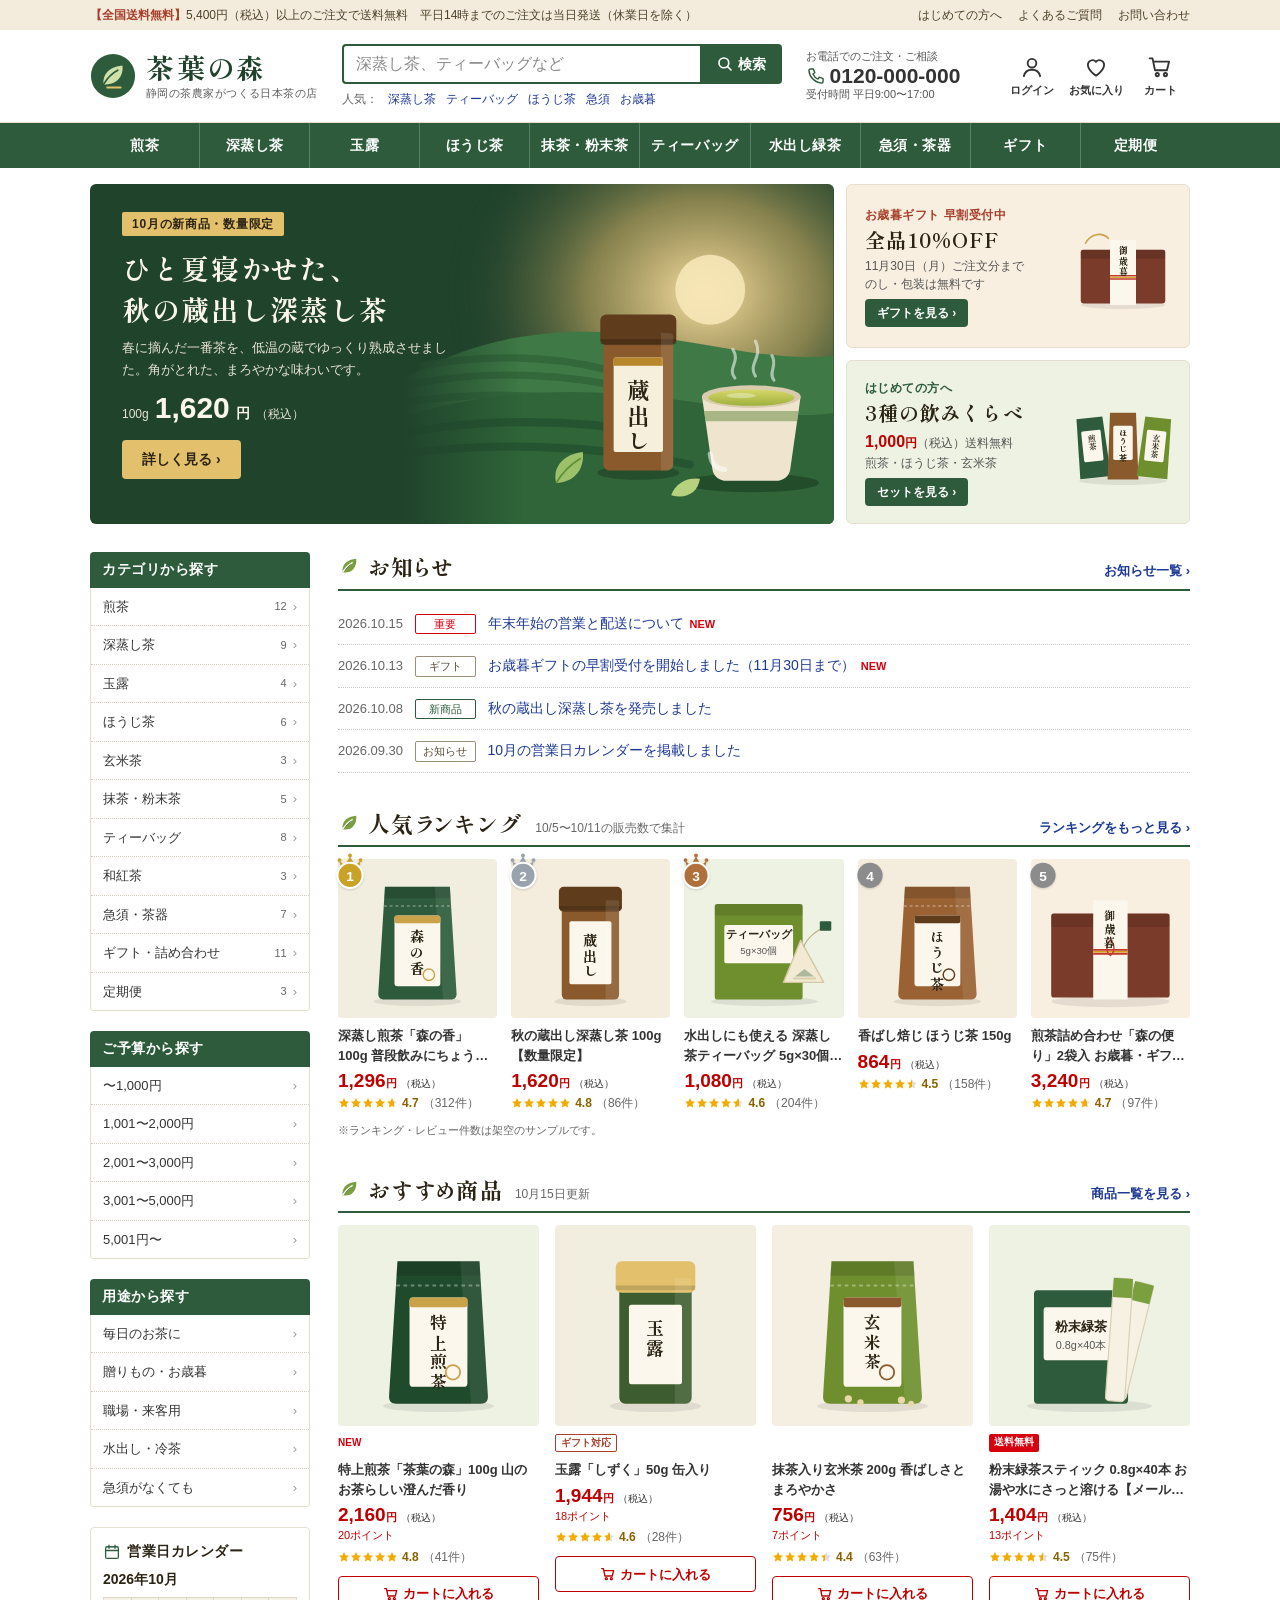
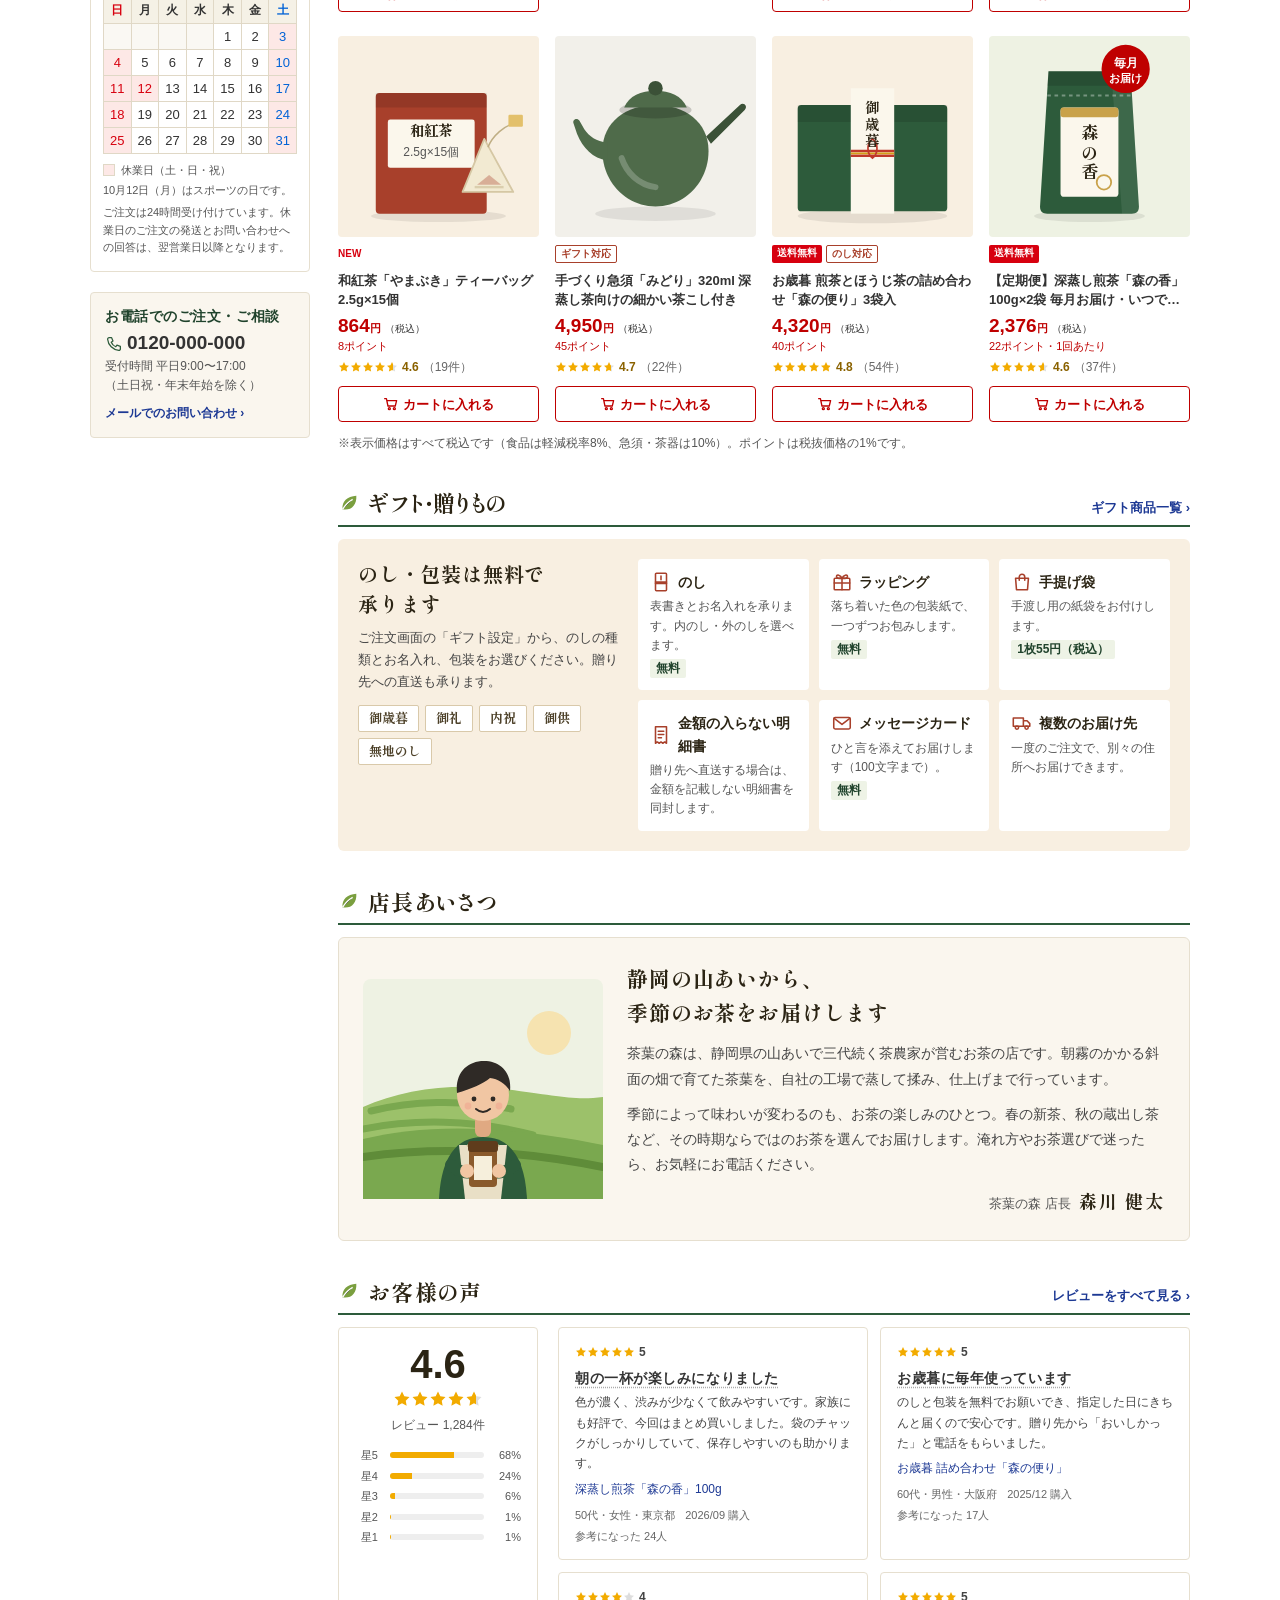
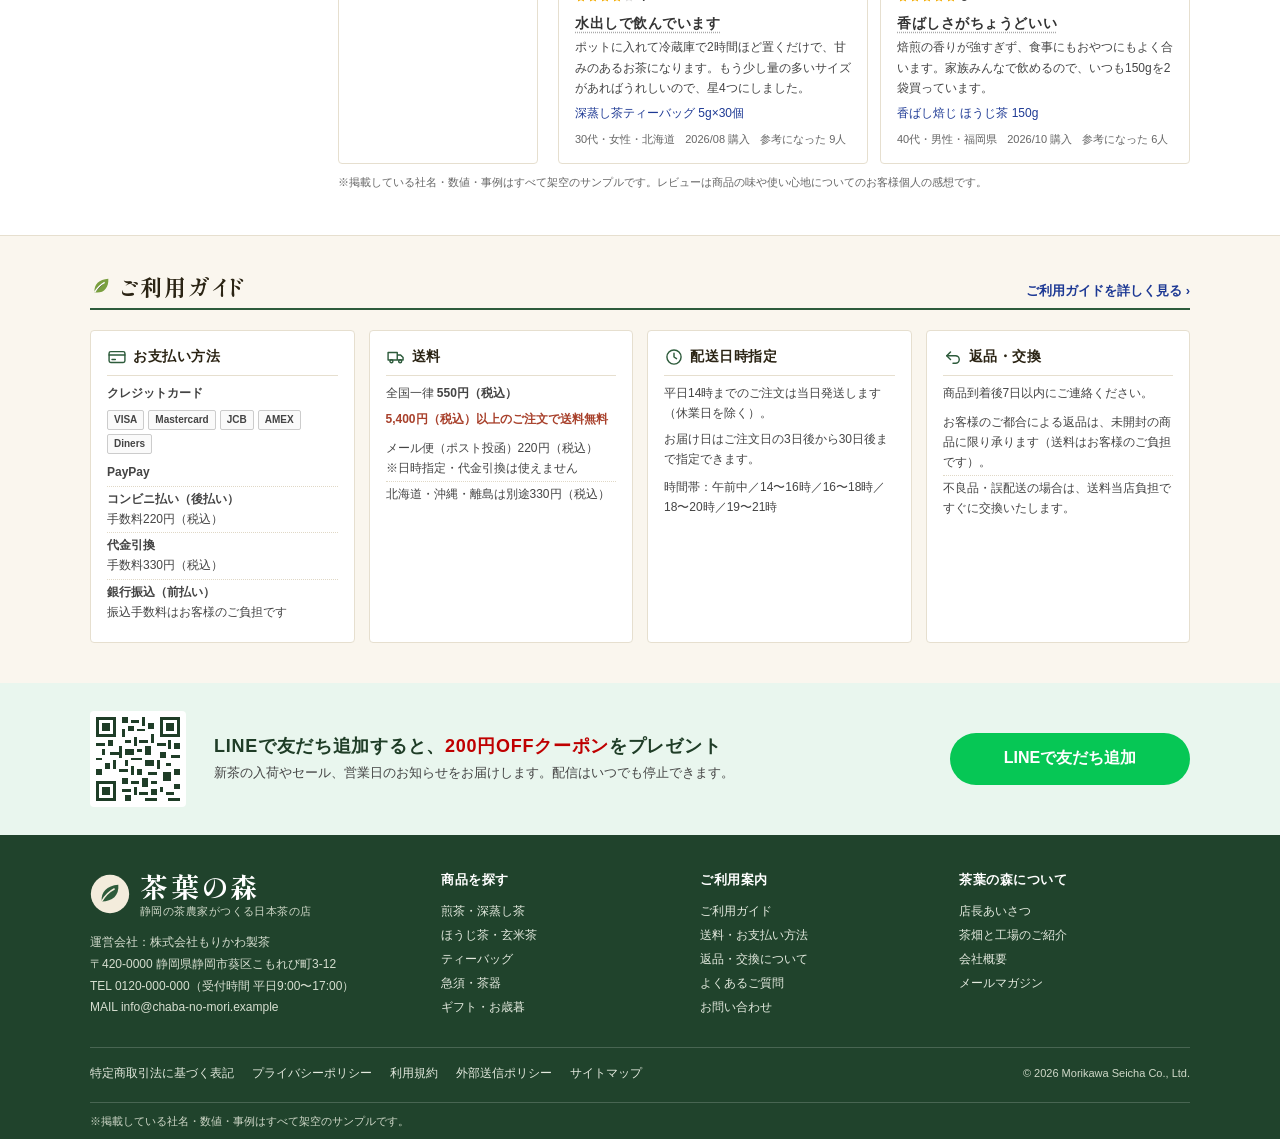
<file: examples/tea-shop/index.html>
<!doctype html>
<html lang="ja">
<head>
<meta charset="utf-8">
<meta name="viewport" content="width=device-width,initial-scale=1">
<meta name="format-detection" content="telephone=no">
<title>静岡茶の通販｜茶葉の森【公式】深蒸し茶・煎茶・ほうじ茶・お歳暮ギフト</title>
<meta name="description" content="静岡の茶農家が営む日本茶の通販「茶葉の森」。深蒸し茶、煎茶、ほうじ茶、ティーバッグ、急須やお歳暮ギフトまで。5,400円（税込）以上のご注文で送料無料、平日14時までのご注文は当日発送です。">
<meta name="theme-color" content="#2d5b3b">
<link rel="preconnect" href="https://fonts.googleapis.com">
<link rel="preconnect" href="https://fonts.gstatic.com" crossorigin>
<!-- Mincho web font for the logo, banners and section titles only (typography.md: traditional food brands); body stays on the OS stack -->
<link href="https://fonts.googleapis.com/css2?family=Shippori+Mincho:wght@700&display=swap" rel="stylesheet">
<style>
/* ==== japanify.css: begin ==== */
/* japanify.css: Japanese web baseline measured from the top 10 Japanese websites (2026-10).
   Drop in, then override the tokens. Three type modes:
     default        dense UI (portal, EC, data, community): 14px / 1.5
     .jp-lp         landing page and corporate copy: 16px / 1.75
     .jp-read       articles and blog posts: 16px / 1.8 to 2.0
   Values and sources: references/benchmarks.md, typography.md, layout-and-components.md */

:root{
  --jp-sans:"Helvetica Neue",Arial,"Hiragino Kaku Gothic ProN","Hiragino Sans","Noto Sans JP",Meiryo,sans-serif;
  --jp-ud:"Hiragino Kaku Gothic ProN","Hiragino Sans","BIZ UDPGothic","Noto Sans JP",Meiryo,sans-serif;
  --jp-serif:"Hiragino Mincho ProN","Yu Mincho",YuMincho,"Noto Serif JP",serif;
  --jp-mark-font:"Hiragino Kaku Gothic ProN","Hiragino Sans","Noto Sans JP",Meiryo,sans-serif; /* ○ △ × ◎ */
  --jp-ink:#333;            /* body text: #333 / #444 / #272727 on the top sites, not #000 */
  --jp-ink-sub:#666;        /* secondary text that still passes 4.5:1 */
  --jp-ink-meta:#767676;    /* timestamps, ※ notes */
  --jp-link:#1d3994;        /* Yahoo! JAPAN link blue; tenki #0b5daa, livedoor #2355a5 */
  --jp-link-visited:#6f4fd2;/* Yahoo! JAPAN mobile; the desktop top keeps one color */
  --jp-brand:#0061ca;       /* replace with the brand color (darken it if white text fails 4.5:1) */
  --jp-accent:#d7000f;      /* NEW, 必須, sale */
  --jp-price:#bf0000;       /* 楽天市場 price red */
  --jp-cta:#c84b00;         /* orange CTA darkened to pass 4.5:1 with white text */
  --jp-line:#ddd;
  --jp-bg-sub:#f5f5f5;      /* table heads, info panels, footer */
  --jp-sat:#0062d6;         /* 土: tenki.jp uses #0096ff, darkened here for 4.5:1 on small digits */
  --jp-sun:#d7000f;         /* 日・祝: tenki.jp uses #ff0000, darkened for 4.5:1 */
  --jp-temp-high:#d7000f;
  --jp-temp-low:#0062d6;
  --jp-radius:4px;
  --jp-page:1080px;         /* fixed desktop page width, 950 to 1,140px on the top sites */
  --jp-rail:300px;          /* side column, 288 to 336px */
  --jp-sticky-offset:0px;   /* set to the sticky header height so #anchors are not hidden */
}

/* base (zero-specificity element rules so component classes always win) */
*,*::before,*::after{box-sizing:border-box}
[hidden]{display:none!important}
html{-webkit-text-size-adjust:100%;text-size-adjust:100%;scroll-padding-top:var(--jp-sticky-offset)}
body{
  margin:0;font-family:var(--jp-sans);font-size:14px;line-height:1.5;color:var(--jp-ink);background:#fff;
  letter-spacing:0;line-break:strict;overflow-wrap:anywhere;
  -webkit-font-smoothing:antialiased;
}
:where(a){color:var(--jp-link);text-decoration:none}
:where(a:visited){color:var(--jp-link-visited)}
:where(a:hover){text-decoration:underline}
:where(img){max-width:100%;height:auto;vertical-align:middle}
:where(em,i,cite){font-style:normal;font-weight:700}
:where(small),.jp-note{font-size:12px;color:var(--jp-ink-meta)}
.jp-mark{font-family:var(--jp-mark-font)}
:focus-visible{outline:2px solid #1a1a1a;outline-offset:2px;box-shadow:0 0 0 4px #ffd43d}
@media (prefers-reduced-motion:reduce){*{animation:none!important;transition:none!important;scroll-behavior:auto!important}}

/* headings: bold, palt only here, marked with bars or rules */
:where(h1,h2,h3,h4){margin:0 0 10px;font-weight:700;line-height:1.4;font-feature-settings:"palt";letter-spacing:.04em;word-break:auto-phrase;text-wrap:balance}
:where(h1){font-size:24px}:where(h2){font-size:20px}:where(h3){font-size:16px}:where(h4){font-size:14px}
.jp-h-bar{border-left:6px solid var(--jp-brand);padding:2px 0 2px 10px}
.jp-h-rule{border-bottom:3px solid var(--jp-brand);padding-bottom:6px}
.jp-h-strip{padding:6px 10px;background:var(--jp-bg-sub);font-size:14px}
.jp-eyebrow{display:block;margin-bottom:4px;color:var(--jp-brand);font:700 12px/1.2 "Helvetica Neue",Arial,sans-serif;letter-spacing:.15em}

/* landing page and corporate mode */
.jp-lp{font-size:16px;line-height:1.75}
.jp-lp :where(h1){font-size:clamp(24px,4vw,36px);line-height:1.4}
.jp-lp :where(h2){font-size:clamp(22px,3vw,28px)}
.jp-lp :where(h3){font-size:18px}

/* reading mode (articles, blogs): Yahoo! News, livedoor News, TRILL 16px / 1.8; note 18px / 2.0 */
.jp-read{font-size:16px;line-height:1.85}
.jp-read p{margin:0 0 1.75em;max-inline-size:40ic}
.jp-read a{text-decoration:underline}
.jp-read :where(h2){font-size:22px;margin:2.5em 0 .75em}
.jp-read :where(h3){font-size:18px;margin:2em 0 .5em}
.jp-read blockquote{margin:0 0 1.75em;padding:20px 28px;background:#f5f8fa;font-size:15px}
.jp-read--large{font-size:18px;line-height:2}
@media (min-width:768px){.jp-read :where(h2){font-size:24px}.jp-read :where(h3){font-size:20px}}

/* layout */
.jp-page{width:min(100% - 32px,var(--jp-page));margin-inline:auto}
.jp-cols{display:grid;grid-template-columns:minmax(0,1fr) var(--jp-rail);gap:20px}
@media (max-width:767px){.jp-cols{grid-template-columns:1fr}}
.jp-section{margin-block:0 40px}
.jp-scroll{overflow-x:auto;-webkit-overflow-scrolling:touch}
.jp-scroll-hint{display:none;font-size:12px;color:var(--jp-ink-meta)}
@media (max-width:767px){.jp-scroll-hint{display:block}}   /* 横にスクロールできます */

/* numbers, units, prices */
.jp-num{font-family:"Helvetica Neue",Arial,sans-serif;font-feature-settings:"tnum"}
.jp-unit{font-size:.75em;margin-inline-start:.1em}
.jp-price{color:var(--jp-price);font:700 24px/1 "Helvetica Neue",Arial,sans-serif} /* 楽天 uses Roboto 500 as a web font; system fallbacks need 700 */
.jp-price .jp-yen{font:700 .58em/1 var(--jp-sans);margin-inline-start:.05em}
.jp-price .jp-tax{font:400 11px/1 var(--jp-sans);color:var(--jp-ink);margin-inline-start:4px}
.jp-high{color:var(--jp-temp-high)}.jp-low{color:var(--jp-temp-low)}
.jp-sat{color:var(--jp-sat)}.jp-sun,.jp-holiday{color:var(--jp-sun)}

/* badges */
.jp-chip{display:inline-block;padding:1px 6px;font-size:11px;font-weight:700;line-height:1.5;border-radius:2px;vertical-align:middle;white-space:nowrap}
.jp-chip--red{background:var(--jp-accent);color:#fff}
.jp-chip--outline{border:1px solid var(--jp-accent);color:var(--jp-accent);background:#fff}
.jp-chip--grey{background:#eee;color:#555;font-weight:400}
.jp-new{color:var(--jp-accent);font-size:11px;font-weight:700;margin-inline-start:6px;white-space:nowrap}

/* お知らせ list: <li><time/><span class="jp-chip"/><a>title<span class="jp-new">NEW</span></a></li> */
.jp-news{list-style:none;margin:0;padding:0}
.jp-news li{display:flex;gap:12px;align-items:baseline;padding:10px 0;border-bottom:1px dotted #ccc}
.jp-news time{flex-shrink:0;color:var(--jp-ink-sub);font-size:13px;font-feature-settings:"tnum"}
.jp-news .jp-chip{flex-shrink:0;min-width:5.5em;text-align:center}
@media (max-width:599px){.jp-news li{flex-wrap:wrap;gap:4px 8px}.jp-news li>a{flex-basis:100%}}

/* ranking */
.jp-rank{list-style:none;margin:0;padding:0;counter-reset:r}
.jp-rank li{counter-increment:r;display:flex;gap:10px;align-items:center;padding:8px 0;border-bottom:1px solid #eee}
.jp-rank li::before{content:counter(r);flex-shrink:0;display:grid;place-items:center;width:24px;height:24px;border-radius:50%;background:#8c8c8c;color:#fff;font-size:13px;font-weight:700}
.jp-rank li:nth-child(1)::before{background:#b8860b}
.jp-rank li:nth-child(2)::before{background:#8a9097}
.jp-rank li:nth-child(3)::before{background:#a0522d}

/* tabs */
.jp-tabs{display:flex;border-bottom:2px solid var(--jp-brand)}
.jp-tabs a,.jp-tabs button{flex:1;padding:10px 4px;border:0;background:#eef1f5;color:var(--jp-brand);font:700 14px/1.3 var(--jp-sans);text-align:center;text-decoration:none;cursor:pointer}
.jp-tabs [aria-selected=true]{background:var(--jp-brand);color:#fff}

/* buttons */
.jp-btn{display:inline-flex;align-items:center;justify-content:center;gap:.4em;min-height:44px;padding:8px 24px;border:1px solid transparent;border-radius:var(--jp-radius);font:700 15px/1.3 var(--jp-sans);font-feature-settings:"palt";text-decoration:none;cursor:pointer;color:var(--jp-ink);background:#fff}
.jp-btn:hover{text-decoration:none;filter:brightness(.95)}
.jp-btn:has(small){flex-direction:column;gap:0}
.jp-btn small{display:block;font-size:11px;font-weight:400;color:inherit}
.jp-btn--primary,.jp-btn--primary:visited{background:var(--jp-brand);color:#fff}
.jp-btn--cta,.jp-btn--cta:visited{background:var(--jp-cta);color:#fff}           /* 資料請求, 無料で試す */
.jp-btn--cart,.jp-btn--cart:visited{background:var(--jp-price);color:#fff;min-height:48px;min-width:192px} /* 楽天市場 かごに追加 */
.jp-btn--booking,.jp-btn--booking:visited{background:#c04f00;color:#fff}         /* 予約する; 食べログ's #ffaa00 gradient fails 4.5:1 */
.jp-btn--line,.jp-btn--line:visited{background:#06c755;color:#fff}               /* LINE brand color is mandated; keep the label 14px+ bold */
.jp-btn--ghost,.jp-btn--ghost:visited{background:#fff;color:var(--jp-ink);border-color:#bbb}
.jp-more{font-size:13px}
.jp-more::after{content:" ›"}

/* tables */
.jp-info{width:100%;border-collapse:collapse}
.jp-info th{width:28%;padding:12px;background:var(--jp-bg-sub);border:1px solid var(--jp-line);text-align:left;vertical-align:top}
.jp-info td{padding:12px;border:1px solid var(--jp-line)}
@media (max-width:599px){.jp-info th,.jp-info td{display:block;width:auto}.jp-info th{border-bottom:0}}
.jp-data{width:100%;table-layout:fixed;border-collapse:collapse;font-size:12px;text-align:center}
.jp-data th,.jp-data td{border:1px solid #ccc;padding:4px 2px}
.jp-data thead th{background:#f4f4ee}
.jp-data .is-past{color:#999}
.jp-data td,.jp-hours td{font-family:var(--jp-mark-font)}

/* breadcrumb */
.jp-breadcrumb{display:flex;flex-wrap:wrap;gap:4px;margin:0;padding:8px 0;list-style:none;font-size:12px;color:var(--jp-ink-sub)}
.jp-breadcrumb li+li::before{content:"＞";margin-inline-end:4px;color:#999}

/* forms: <form class="jp-form h-adr"> with .jp-req / .jp-opt badges */
.jp-form input:not([type=checkbox]):not([type=radio]),.jp-form select,.jp-form textarea{font:16px/1.4 var(--jp-sans);padding:10px;border:1px solid #bbb;border-radius:var(--jp-radius);max-width:100%;color:var(--jp-ink);background:#fff}
.jp-req,.jp-opt{display:inline-block;margin-inline-start:.5em;padding:.1em .5em;font-size:11px;font-weight:700;line-height:1.4;border-radius:2px;vertical-align:.1em}
.jp-req{color:#fff;background:var(--jp-accent)}
.jp-opt{color:#555;background:#f2f2f2;border:1px solid #bbb}
.jp-error{color:var(--jp-accent);font-size:13px}
.jp-form [aria-invalid=true]{border-color:var(--jp-accent);background:#fff0f0}
.jp-error-summary{padding:12px 16px;border:2px solid var(--jp-accent);background:#fff0f0;color:var(--jp-accent);font-weight:700}
.jp-form-table{width:100%;border-collapse:collapse}
.jp-form-table th{width:30%;padding:16px;background:var(--jp-bg-sub);border:1px solid var(--jp-line);text-align:left;vertical-align:top;font-weight:700}
.jp-form-table td{padding:16px;border:1px solid var(--jp-line)}
@media (max-width:599px){.jp-form-table th,.jp-form-table td{display:block;width:auto}.jp-form-table th{border-bottom:0;padding-bottom:8px}}
.jp-steps{display:flex;justify-content:center;gap:4px;margin:0 0 24px;padding:0;list-style:none;font-size:13px}
.jp-steps li{padding:6px 16px;background:#eee;color:#555}
.jp-steps [aria-current=step]{background:var(--jp-brand);color:#fff;font-weight:700}  /* 入力 → 確認 → 完了 */

/* footer */
.jp-footer{background:var(--jp-bg-sub);font-size:12px;color:#555;padding:24px 16px;text-align:center}
.jp-footer nav{display:flex;flex-wrap:wrap;justify-content:center;gap:4px 16px;margin-bottom:12px}
.jp-footer a,.jp-footer a:visited{color:#555}
.jp-footer address{font-style:normal;margin-bottom:8px}
.jp-pagetop,.jp-pagetop:visited{position:fixed;right:16px;bottom:16px;width:48px;height:48px;display:grid;place-items:center;background:#333;color:#fff;font-size:10px;line-height:1.1;text-align:center;text-decoration:none;border-radius:4px}
/* ==== japanify.css: end ==== */

/* ===== 茶葉の森: tokens (EC shop archetype: dense 14px / 1.5, 1,100px page) ===== */
:root{
  --jp-brand:#2d5b3b;
  --jp-page:1100px;
  --tea:#2d5b3b;
  --tea-deep:#20432c;
  --tea-tint:#eef3e6;
  --leaf:#7a9f3f;
  --cream:#faf6ee;
  --cream-2:#f3ecdc;
  --hoji:#8a5a2c;
  --gold:#b8862b;
  --line:#e6dfcf;
  --mincho:"Shippori Mincho",var(--jp-serif);
}
.vh{position:absolute!important;width:1px;height:1px;overflow:hidden;clip:rect(0 0 0 0);white-space:nowrap}
.skip{position:absolute;left:8px;top:-60px;z-index:100;padding:8px 16px;background:#fff;color:#333}
.skip:focus{top:8px}
.ic{width:24px;height:24px;flex-shrink:0;fill:none;stroke:currentColor;stroke-width:1.7;stroke-linecap:round;stroke-linejoin:round;vertical-align:middle}
.num{font-family:"Helvetica Neue",Arial,sans-serif;font-feature-settings:"tnum"}

/* top bar */
.topbar{background:var(--cream-2);color:#4d4129;font-size:12px}
.topbar .jp-page{display:flex;align-items:center;justify-content:space-between;gap:16px;min-height:30px}
.topbar p{margin:0}
.topbar strong{color:#a8402b}
.topbar nav{display:flex;gap:4px 16px}
.topbar nav a{color:#4d4129}

/* header */
.hd{background:#fff;border-bottom:1px solid var(--line)}
.hd-in{display:flex;align-items:center;gap:24px;min-height:92px}
.logo{display:flex;align-items:center;gap:10px;flex-shrink:0;color:var(--tea-deep);text-decoration:none}
.logo:visited{color:var(--tea-deep)}
.logo:hover{text-decoration:none}
.logo svg{width:46px;height:46px}
.logo-txt{display:flex;flex-direction:column;line-height:1.2}
.logo-txt b{font:700 28px/1.1 var(--mincho);font-feature-settings:"palt";letter-spacing:.1em}
.logo-txt span{margin-top:4px;font-size:11px;color:#5d5d5d;letter-spacing:.04em}
.search{flex:1;max-width:440px}
.search-row{display:flex;height:40px}
.search input{flex:1;min-width:0;height:40px;padding:0 12px;border:2px solid var(--tea);border-right:0;border-radius:4px 0 0 4px;font:16px/1 var(--jp-sans);color:#333;background:#fff}
.search input::placeholder{color:#8a8a8a}
.search button{display:flex;align-items:center;gap:4px;padding:0 16px;border:0;border-radius:0 4px 4px 0;background:var(--tea);color:#fff;font:700 14px/1 var(--jp-sans);cursor:pointer}
.search button .ic{width:18px;height:18px;stroke-width:2.2}
.kw{display:flex;flex-wrap:wrap;gap:2px 10px;margin:6px 0 0;padding:0;list-style:none;font-size:12px;color:#666}
.kw a{color:var(--jp-link)}
.hd-tel{display:flex;flex-direction:column;line-height:1.25;flex-shrink:0}
.hd-tel small{font-size:11px;color:#555}
.hd-tel a{display:flex;align-items:center;gap:4px;color:#333;font:700 21px/1.15 "Helvetica Neue",Arial,sans-serif}
.hd-tel a:visited{color:#333}
.hd-tel .ic{width:20px;height:20px;color:var(--tea)}
.hd-icons{display:flex;gap:4px;margin:0 0 0 auto;padding:0;list-style:none}
.hd-icons a{position:relative;display:flex;flex-direction:column;align-items:center;gap:2px;width:60px;padding:4px 0;color:#333;font-size:11px;font-weight:700;text-decoration:none;border-radius:4px}
.hd-icons a:visited{color:#333}
.hd-icons a:hover{background:var(--cream)}
.hd-icons .ic{width:26px;height:26px}
.cart-count{position:absolute;top:0;right:8px;min-width:18px;height:18px;padding:0 4px;border-radius:9px;background:#bf0000;color:#fff;font:700 11px/18px "Helvetica Neue",Arial,sans-serif;text-align:center}
.sp-only{display:none}

/* category nav */
.gnav{background:var(--tea)}
.gnav ul{display:flex;margin:0 auto;padding:0;list-style:none}
.gnav li{flex:1}
.gnav li+li{border-left:1px solid rgba(255,255,255,.22)}
.gnav a{display:block;padding:12px 4px;color:#fff;font-size:14px;font-weight:700;text-align:center;font-feature-settings:"palt";letter-spacing:.04em;white-space:nowrap}
.gnav a:visited{color:#fff}
.gnav a:hover{background:var(--tea-deep);text-decoration:none}

/* banners */
.banners{display:grid;grid-template-columns:minmax(0,1fr) 344px;gap:12px;margin-top:16px}
.bn{position:relative;display:block;overflow:hidden;border-radius:6px;color:inherit;text-decoration:none}
.bn:visited{color:inherit}
.bn:hover{text-decoration:none}
.bn:hover .bn-go{text-decoration:underline}
.bn-main{min-height:340px;padding:28px 32px;background:var(--tea-deep);color:#fbf6ea}
.bn-main:visited{color:#fbf6ea}
.bn-main .art{position:absolute;right:0;top:0;width:58%;height:100%;-webkit-mask-image:linear-gradient(90deg,transparent,#000 28%);mask-image:linear-gradient(90deg,transparent,#000 28%)}
.bn-copy{position:relative;z-index:1;max-width:330px}
.bn-label{display:inline-block;padding:3px 10px;border-radius:2px;background:#e3c06b;color:#2b2414;font-size:12px;font-weight:700;letter-spacing:.06em}
.bn-main h2{margin:12px 0 8px;font:700 28px/1.45 var(--mincho);letter-spacing:.06em}
.bn-main p{margin:0;font-size:13px;line-height:1.7;color:#e9e4d4}
.bn-price{display:flex;align-items:baseline;gap:6px;margin:12px 0 0!important;color:#fbf6ea!important}
.bn-price .num{font-size:30px;font-weight:700;line-height:1}
.bn-price .u{font-size:14px;font-weight:700}
.bn-price small{font-size:12px;color:#e9e4d4}
.bn-go{display:inline-flex;align-items:center;gap:2px;margin-top:14px;padding:9px 20px;border-radius:4px;background:#e3c06b;color:#2b2414;font-size:14px;font-weight:700}
.bn-dots{position:absolute;left:36px;bottom:18px;display:flex;gap:6px}
.bn-subs{display:grid;grid-template-rows:1fr 1fr;gap:12px}
.bn-sub{display:grid;grid-template-columns:1fr 104px;align-items:center;gap:4px;padding:14px 14px 14px 18px;border:1px solid var(--line)}
.bn-sub .eyebrow{margin:0;font-size:12px;font-weight:700;color:#a8402b;letter-spacing:.04em}
.bn-sub h2{margin:2px 0 4px;font:700 20px/1.35 var(--mincho);word-break:keep-all;color:#2b2414;letter-spacing:.04em}
.bn-sub p{margin:0;font-size:12px;line-height:1.5;color:#555}
.bn-sub .bn-go{margin-top:6px;padding:5px 12px;font-size:12px;background:var(--tea);color:#fff}
.bn-sub svg{width:104px;height:96px}
.bn-gift{background:#f8efe1}
.bn-trial{background:#edf2e2}
.bn-trial .eyebrow{color:var(--tea)}

/* 2 columns: side rail + main */
.cols{display:grid;grid-template-columns:220px minmax(0,1fr);gap:28px;margin-top:28px}
.cols>.side{grid-area:1/1;display:flex;flex-direction:column;gap:20px}
.cols>.main{grid-area:1/2}
.side-box h2{margin:0;padding:8px 12px;background:var(--tea);color:#fff;font-size:14px;border-radius:4px 4px 0 0}
.side-box ul{margin:0;padding:0;list-style:none;border:1px solid var(--line);border-top:0;border-radius:0 0 4px 4px}
.side-box li+li{border-top:1px dotted #d7cfbd}
.side-box a{display:flex;justify-content:space-between;align-items:center;gap:6px;padding:9px 12px;color:#333;font-size:13px}
.side-box a:visited{color:#333}
.side-box a::after{content:"›";color:#999}
.side-box a:hover{background:var(--cream);color:var(--tea);text-decoration:none}
.side-box .cnt{margin-left:auto;font-size:11px;color:#666}
.support{padding:14px;border:1px solid var(--line);border-radius:4px;background:var(--cream);font-size:12px;line-height:1.6}
.support h2{margin:0 0 6px;font-size:14px;color:var(--tea-deep)}
.support a.tel{display:flex;align-items:center;gap:4px;margin:4px 0 2px;color:#333;font:700 19px/1.2 "Helvetica Neue",Arial,sans-serif}
.support a.tel:visited{color:#333}
.support .ic{width:18px;height:18px;color:var(--tea)}
.support p{margin:0;color:#555}
.support .mail{display:inline-block;margin-top:8px;font-weight:700}

.main{display:flex;flex-direction:column;gap:36px;min-width:0}
.sec-h{display:flex;align-items:flex-end;gap:12px;margin:0 0 12px;padding-bottom:8px;border-bottom:2px solid var(--tea)}
.sec-h h2{display:flex;align-items:center;gap:8px;margin:0;font:700 22px/1.3 var(--mincho);color:#2b2414;font-feature-settings:"palt";letter-spacing:.06em}
.sec-h h2 svg{width:22px;height:22px;color:var(--leaf)}
.sec-h .meta{font-size:12px;color:#666}
.sec-h .jp-more{margin-left:auto;font-weight:700}

/* お知らせ */
.news .jp-news li{font-size:14px}
.news .jp-chip{font-weight:400}
.chip-info{border:1px solid #9a8f78;color:#5b4f37;background:#fff}
.chip-new{border:1px solid var(--tea);color:var(--tea);background:#fff}

/* rating */
.stars{display:inline-block;width:5em;height:1em;vertical-align:-.12em;
  background:linear-gradient(90deg,#f2ab00 calc(var(--rate) / 5 * 100%),#ddd 0);
  --star:url("data:image/svg+xml,%3Csvg xmlns='http://www.w3.org/2000/svg' viewBox='0 0 24 24'%3E%3Cpath d='M12 2l3.1 6.3 6.9 1-5 4.9 1.2 6.8L12 17.8 5.8 21l1.2-6.8-5-4.9 6.9-1z'/%3E%3C/svg%3E");
  -webkit-mask:var(--star) 0 0/1em 1em repeat-x;mask:var(--star) 0 0/1em 1em repeat-x}
.rating{display:flex;align-items:center;gap:4px;margin:4px 0 0;font-size:12px;font-weight:700;color:#8a6200}
.rating .cnt{font-weight:400;color:#666}

/* product cards */
.thumb{display:grid;place-items:center;aspect-ratio:1;border-radius:4px;background:var(--bg,var(--cream))}
.thumb svg{width:96%;height:96%}
.card-ttl{display:-webkit-box;-webkit-box-orient:vertical;-webkit-line-clamp:2;overflow:hidden;margin-top:8px;font-size:13px;line-height:1.5;font-weight:700;color:#333;font-feature-settings:"palt"}
.tags{display:flex;flex-wrap:wrap;gap:4px;min-height:18px;margin-top:8px}
.tags .jp-chip{font-size:10px;padding:0 5px}
.tag-new{font-size:10px;font-weight:700;color:#d7000f;line-height:18px}
.tag-gift{border:1px solid #a8402b;color:#a8402b;background:#fff}
.card .jp-price,.rk .jp-price{margin:6px 0 0;font-size:19px}
.card .jp-price .jp-tax,.rk .jp-price .jp-tax{font-size:10px}
.pt{margin:3px 0 0;font-size:11px;color:#bf0000}

/* ranking */
.rank{display:grid;grid-template-columns:repeat(5,minmax(0,1fr));gap:14px;margin:0;padding:0;list-style:none}
.rk{position:relative}
.rk>a{display:block;color:inherit;text-decoration:none}
.rk>a:visited{color:inherit}
.rk>a:hover .card-ttl{text-decoration:underline;color:var(--jp-link)}
.medal{position:absolute;left:-6px;top:-12px;z-index:1;width:36px;height:42px;filter:drop-shadow(0 1px 1px rgba(0,0,0,.15))}
.medal text{font:700 13px "Helvetica Neue",Arial,sans-serif}
.rank-note{margin:10px 0 0;font-size:11px;color:#666}

/* item grid */
.items{display:grid;grid-template-columns:repeat(4,minmax(0,1fr));gap:24px 16px;margin:0;padding:0;list-style:none}
.card{display:flex;flex-direction:column}
.card>a{display:block;color:inherit;text-decoration:none}
.card>a:visited{color:inherit}
.card>a:hover .card-ttl{text-decoration:underline;color:var(--jp-link)}
.add{display:flex;align-items:center;justify-content:center;gap:4px;width:100%;min-height:36px;margin-top:10px;padding:4px;border:1px solid #bf0000;border-radius:4px;background:#fff;color:#bf0000;font:700 13px/1.2 var(--jp-sans);cursor:pointer}
.add .ic{width:16px;height:16px;stroke-width:2}
.add:hover{background:#bf0000;color:#fff}
.items-status{margin:0 0 12px;padding:10px 14px;border-radius:4px;background:var(--cream);font-size:13px}
.items-status button{margin-left:8px;padding:2px 10px;border:1px solid #bbb;border-radius:4px;background:#fff;font:12px var(--jp-sans);cursor:pointer}
.price-note{margin:12px 0 0;font-size:12px;color:#555}
@media (min-width:900px){.find{display:none!important}}
.find{display:grid;grid-template-columns:auto 1fr;gap:8px 14px;align-items:baseline;margin:20px 0 0;padding:14px 16px;border:1px solid var(--line);border-radius:4px;background:#fff;font-size:13px}
.find dt{font-weight:700;color:var(--tea-deep)}
.find dd{margin:0;display:flex;flex-wrap:wrap;gap:6px}
.find a{display:inline-block;padding:3px 12px;border:1px solid #cfc6b1;border-radius:999px;color:#333;background:var(--cream)}
.find a:visited{color:#333}
.find a:hover{border-color:var(--tea);color:var(--tea);text-decoration:none}

/* gift options */
.gift{display:grid;grid-template-columns:260px 1fr;gap:20px;padding:20px;border-radius:6px;background:#f8efe1}
.gift-lead h3{margin:0 0 8px;font:700 20px/1.5 var(--mincho);color:#2b2414}
.gift-lead p{margin:0 0 10px;font-size:13px;line-height:1.7;color:#444}
.gift-lead svg{display:block;width:100%;height:auto;margin-top:6px}
.gift-list{display:grid;grid-template-columns:repeat(3,minmax(0,1fr));gap:10px;margin:0;padding:0;list-style:none}
.gift-list li{padding:12px;border-radius:4px;background:#fff;font-size:12px;line-height:1.6;color:#555}
.gift-list b{display:flex;align-items:center;gap:6px;margin-bottom:4px;font-size:14px;color:#2b2414}
.gift-list .ic{width:22px;height:22px;color:#a8402b}
.gift-list .fee{display:inline-block;margin-top:4px;padding:0 6px;border-radius:2px;background:var(--tea-tint);color:var(--tea-deep);font-weight:700}
.noshi-types{display:flex;flex-wrap:wrap;gap:6px;margin:12px 0 0;padding:0;list-style:none}
.noshi-types li{padding:2px 10px;border:1px solid #d9c9aa;border-radius:2px;background:#fff;font:700 13px/1.6 var(--mincho);color:#4d4129}

/* 店長あいさつ */
.owner{display:grid;grid-template-columns:240px 1fr;gap:24px;align-items:center;padding:24px;border:1px solid var(--line);border-radius:6px;background:var(--cream)}
.owner svg{width:100%;height:auto}
.owner h3{margin:0 0 12px;font:700 21px/1.6 var(--mincho);color:#2b2414}
.owner p{margin:0 0 10px;font-size:14px;line-height:1.8;color:#444}
.owner .sign{margin:14px 0 0;text-align:right;font-size:13px;color:#555}
.owner .sign b{font:700 18px/1 var(--mincho);color:#2b2414;margin-left:8px;letter-spacing:.1em}

/* reviews */
.rv-wrap{display:grid;grid-template-columns:200px 1fr;gap:20px}
.rv-sum{padding:16px;border:1px solid var(--line);border-radius:4px;text-align:center}
.rv-sum .avg{display:block;font:700 40px/1 "Helvetica Neue",Arial,sans-serif;color:#2b2414}
.rv-sum .stars{font-size:18px;margin:6px 0 2px}
.rv-sum .total{font-size:12px;color:#555}
.dist{margin:12px 0 0;padding:0;list-style:none;font-size:11px;color:#555}
.dist li{display:grid;grid-template-columns:2.6em 1fr 2.8em;align-items:center;gap:6px;margin-top:4px}
.dist i{display:block;height:6px;border-radius:3px;background:#eee;overflow:hidden}
.dist i::before{content:"";display:block;width:var(--w);height:100%;background:#f2ab00}
.dist span:last-child{text-align:right}
.reviews{display:grid;grid-template-columns:1fr 1fr;gap:12px;margin:0;padding:0;list-style:none}
.rv{padding:14px 16px;border:1px solid var(--line);border-radius:4px;background:#fff}
.rv .rating{margin:0}
.rv h3{margin:6px 0 4px;font-size:14px;text-decoration:underline dotted #aaa;text-underline-offset:4px}
.rv p{margin:0;font-size:12px;line-height:1.7;color:#444}
.rv .who{display:flex;flex-wrap:wrap;gap:2px 10px;margin-top:8px;font-size:11px;color:#666}
.rv .item{display:block;margin-top:6px;font-size:12px}
.rv-note{margin:10px 0 0;font-size:11px;color:#666}

/* ご利用ガイド */
.guide{margin-top:44px;padding:36px 0 40px;background:var(--cream);border-top:1px solid var(--line)}
.guide .sec-h{margin-bottom:20px}
.guide-grid{display:grid;grid-template-columns:repeat(4,minmax(0,1fr));gap:14px}
.side-cal{padding:14px 12px;border:1px solid var(--line);border-radius:4px;background:#fff}
.side-cal h2{display:flex;align-items:center;gap:6px;margin:0 0 8px;font-size:14px;color:#2b2414}
.side-cal h2 .ic{width:18px;height:18px;color:var(--tea)}
.side-cal .cal td{height:26px}
.g-box{padding:16px;border-radius:4px;background:#fff;border:1px solid var(--line);font-size:12px;line-height:1.65;color:#444}
.g-box h3{display:flex;align-items:center;gap:6px;margin:0 0 8px;padding-bottom:8px;border-bottom:1px solid var(--line);font-size:14px;color:#2b2414}
.g-box h3 .ic{width:20px;height:20px;color:var(--tea)}
.g-box p{margin:0 0 6px}
.g-box ul{margin:0;padding:0;list-style:none}
.g-box li{padding:3px 0}
.g-box li+li{border-top:1px dotted #e0d8c6}
.pay{display:flex;flex-wrap:wrap;gap:4px;margin:2px 0 6px}
.pay span{padding:0 6px;border:1px solid #ccc;border-radius:2px;background:#fafafa;font:700 10px/18px "Helvetica Neue",Arial,sans-serif;color:#444}
.g-box .em{color:#a8402b;font-weight:700}

/* 営業日カレンダー */
.cal{width:100%;border-collapse:collapse;table-layout:fixed;font:13px/1 "Helvetica Neue",Arial,sans-serif;text-align:center}
.cal caption{padding:0 0 8px;font:700 14px/1.4 var(--jp-sans);color:#2b2414;text-align:left}
.cal th{padding:5px 0;font:700 12px/1.2 var(--jp-sans);background:#f5f1e6;border:1px solid #e0d8c6}
.cal td{height:30px;border:1px solid #e0d8c6;background:#fff}
.cal .sat{color:var(--jp-sat)}
.cal .sun{color:var(--jp-sun)}
.cal td.off{background:#fde8e6}
.cal td.empty{background:#faf8f3}
.cal-legend{display:flex;align-items:center;gap:6px;margin:8px 0 0;font-size:11px;color:#555}
.cal-legend i{display:inline-block;width:12px;height:12px;border:1px solid #e0d8c6;background:#fde8e6}
.cal-note{margin:4px 0 0;font-size:11px;line-height:1.6;color:#555}

/* LINE */
.line-band{margin-top:0;padding:28px 0;background:#e9f6ee}
.line-in{display:flex;align-items:center;gap:28px}
.line-in svg.qr{width:96px;height:96px;flex-shrink:0;padding:6px;background:#fff;border-radius:4px}
.line-txt{flex:1}
.line-txt h2{margin:0 0 4px;font-size:18px;color:#1f3d27}
.line-txt h2 b{color:#bf0000}
.line-txt p{margin:0;font-size:13px;color:#444}
.line-in .jp-btn--line{min-width:240px;min-height:52px;font-size:16px;border-radius:999px}

/* footer */
.ft{background:var(--tea-deep);color:#e4eadf;font-size:12px}
.ft a,.ft a:visited{color:#e4eadf}
.ft-in{display:grid;grid-template-columns:1.4fr 1fr 1fr 1fr;gap:28px;padding:36px 0 28px}
.ft .logo{color:#fff}
.ft .logo:visited{color:#fff}
.ft .logo-txt span{color:#cfd8c8}
.ft address{margin-top:14px;font-style:normal;line-height:1.8;color:#d6ded0}
.ft h2{margin:0 0 10px;font-size:13px;color:#fff}
.ft ul{margin:0;padding:0;list-style:none}
.ft li{padding:3px 0}
.ft-legal{display:flex;flex-wrap:wrap;align-items:center;justify-content:space-between;gap:10px;padding:16px 0 20px;border-top:1px solid rgba(255,255,255,.18)}
.ft-legal nav{display:flex;flex-wrap:wrap;gap:4px 18px}
.ft-legal small{color:#cfd8c8;font-size:11px}
.fict{margin:0;padding:10px 0;border-top:1px solid rgba(255,255,255,.18);font-size:11px;color:#cfd8c8}

.toast{position:fixed;left:50%;bottom:24px;z-index:60;transform:translate(-50%,20px);opacity:0;pointer-events:none;padding:12px 20px;border-radius:6px;background:#2b2b2b;color:#fff;font-size:14px;transition:opacity .2s,transform .2s}
.toast.is-on{opacity:1;transform:translate(-50%,0)}
.jp-pagetop{z-index:40;background:var(--tea)}
.jp-pagetop{transition:opacity .2s,visibility .2s}
.jp-pagetop.is-off{opacity:0;visibility:hidden}

/* mobile drawer (hidden on desktop) */
.drawer{position:fixed;inset:52px 0 0;z-index:55;overflow-y:auto;background:#fff;padding:8px 16px 32px}
.drawer h2{margin:16px 0 6px;font-size:13px;color:#666}
.drawer ul{margin:0;padding:0;list-style:none;border-top:1px solid #eee}
.drawer li{border-bottom:1px solid #eee}
.drawer a{display:flex;justify-content:space-between;padding:13px 4px;color:#333;font-size:15px}
.drawer a::after{content:"›";color:#999}
.drawer a:visited{color:#333}

/* ===== responsive ===== */
@media (max-width:1099px){
  .hd-tel{display:none}
  .guide-grid{grid-template-columns:repeat(2,minmax(0,1fr))}
}
@media (max-width:899px){
  .banners{grid-template-columns:1fr}
  .bn-subs{grid-template-columns:1fr 1fr;grid-template-rows:auto}
  .cols{grid-template-columns:1fr}
  .cols>.main,.cols>.side{grid-area:auto}
  .rail-dup{display:none}   /* the 予算・用途 chips above already cover these */
  .cols>.side{display:grid;grid-template-columns:1fr 1fr;gap:16px}
  .items{grid-template-columns:repeat(3,minmax(0,1fr))}
}
@media (max-width:767px){
  :root{--jp-sticky-offset:52px}
  .topbar .jp-page{justify-content:center;min-height:26px}
  .topbar nav,.topbar .pc-only{display:none}
  .topbar p{font-size:11px;text-align:center}
  .hd{position:sticky;top:0;z-index:50}
  .hd-in{min-height:52px;gap:2px}
  .sp-only{display:grid}
  .icon-btn{place-items:center;width:44px;height:44px;padding:0;border:0;background:none;color:#333;cursor:pointer;position:relative}
  .logo{gap:6px;margin-right:auto}
  .logo svg{width:30px;height:30px}
  .logo-txt b{font-size:20px}
  .logo-txt span{display:none}
  .hd-icons{display:none}
  .icon-btn .cart-count{top:4px;right:2px}
  .search{position:absolute;left:0;right:0;top:100%;display:none;max-width:none;padding:10px 16px 12px;background:#fff;border-bottom:1px solid var(--line);box-shadow:0 8px 16px rgba(0,0,0,.08)}
  .search.is-open{display:block}
  .gnav{overflow-x:auto;scrollbar-width:none;background:#fff;border-bottom:1px solid var(--line)}
  .gnav ul{width:max-content;gap:6px;padding:8px 16px}
  .gnav li+li{border:0}
  .gnav a{padding:6px 12px;border:1px solid #cfc6b1;border-radius:999px;color:#333;background:var(--cream);font-size:13px}
  .gnav a:visited{color:#333}
  .banners{margin-top:12px;gap:10px}
  .bn-main{min-height:0;padding:20px 18px 150px}
  .bn-main .art{top:auto;bottom:0;width:100%;height:190px;-webkit-mask-image:linear-gradient(180deg,transparent,#000 35%);mask-image:linear-gradient(180deg,transparent,#000 35%)}
  .bn-main h2{font-size:23px;margin:10px 0 6px}
  .bn-main p{font-size:13px}
  .bn-price .num{font-size:26px}
  .bn-go{margin-top:12px}
  .bn-copy{max-width:none}
  .bn-subs{grid-template-columns:1fr;gap:10px}
  .bn-sub{grid-template-columns:1fr 100px;padding:12px 12px 12px 16px}
  .bn-sub svg{width:100px;height:90px}
  .bn-sub h2{font-size:19px}
  .cols{margin-top:24px}
  .main{gap:32px}
  .cols>.side{grid-template-columns:1fr}
  .sec-h h2{font-size:19px}
  .sec-h .meta{display:none}
  .rank{display:flex;overflow-x:auto;scroll-snap-type:x mandatory;scroll-padding-inline:16px;gap:12px;margin:0 -16px;padding:16px 16px 8px}
  .rk{flex:0 0 42%;scroll-snap-align:start}
  .items{grid-template-columns:repeat(2,minmax(0,1fr));gap:20px 12px}
  .find{grid-template-columns:1fr}
  .gift{grid-template-columns:1fr;padding:16px}
  .gift-lead svg{max-width:240px;margin:0 auto}
  .gift-list{grid-template-columns:1fr 1fr}
  .owner{grid-template-columns:1fr;padding:18px}
  .owner svg{max-width:240px;margin:0 auto}
  .rv-wrap,.reviews{grid-template-columns:1fr}
  .rv-sum{display:grid;grid-template-columns:auto 1fr;gap:4px 16px;text-align:left;align-items:center}
  .rv-sum .dist{grid-column:1/-1}
  .guide-grid{grid-template-columns:1fr}
  .line-in{flex-direction:column;text-align:center;gap:14px}
  .line-in svg.qr{display:none}
  .line-in .jp-btn--line{width:100%}
  .ft-in{grid-template-columns:1fr 1fr;gap:24px 16px}
  .ft-in>div:first-child{grid-column:1/-1}
  .jp-pagetop{right:12px;bottom:12px;width:44px;height:44px}
}
@media (min-width:768px){.drawer{display:none}}
</style>
</head>
<body id="top">
<a class="skip" href="#main">本文へスキップ</a>

<svg width="0" height="0" style="position:absolute" aria-hidden="true" focusable="false">
  <symbol id="i-search" viewBox="0 0 24 24"><circle cx="10.5" cy="10.5" r="6.5"/><path d="M15.5 15.5 20 20"/></symbol>
  <symbol id="i-user" viewBox="0 0 24 24"><circle cx="12" cy="8.5" r="4"/><path d="M4.5 20.5c.8-4 3.8-6 7.5-6s6.7 2 7.5 6"/></symbol>
  <symbol id="i-heart" viewBox="0 0 24 24"><path d="M12 20s-7.5-4.6-7.5-10.2A4.3 4.3 0 0 1 12 7.2a4.3 4.3 0 0 1 7.5 2.6C19.5 15.4 12 20 12 20z"/></symbol>
  <symbol id="i-cart" viewBox="0 0 24 24"><path d="M2.5 4h2.6l2.3 11h11l2-8H6.3"/><circle cx="9.5" cy="19" r="1.5"/><circle cx="17" cy="19" r="1.5"/></symbol>
  <symbol id="i-tel" viewBox="0 0 24 24"><path d="M5.5 3.5h3.3l1.8 4.6-2.3 1.5a11.5 11.5 0 0 0 6.1 6.1l1.5-2.3 4.6 1.8v3.3a2 2 0 0 1-2.1 2A16.5 16.5 0 0 1 3.5 5.6a2 2 0 0 1 2-2.1z"/></symbol>
  <symbol id="i-menu" viewBox="0 0 24 24"><path d="M4 6.5h16M4 12h16M4 17.5h16"/></symbol>
  <symbol id="i-close" viewBox="0 0 24 24"><path d="M6 6l12 12M18 6 6 18"/></symbol>
  <symbol id="i-leaf" viewBox="0 0 24 24"><path d="M5 19C4 10 10 4.5 20 4c.5 10-5 16-14 15z" fill="currentColor" stroke="none"/><path d="M5 19c3-5 6.5-8.5 11-11" stroke="#fff" stroke-width="1.4"/></symbol>
  <symbol id="i-card" viewBox="0 0 24 24"><rect x="2.5" y="5.5" width="19" height="13" rx="2"/><path d="M2.5 9.5h19M6 15h4"/></symbol>
  <symbol id="i-truck" viewBox="0 0 24 24"><path d="M2.5 6.5h11v9h-11zM13.5 9.5h4l3 3.2v2.8h-7"/><circle cx="6.5" cy="17" r="1.8"/><circle cx="17" cy="17" r="1.8"/></symbol>
  <symbol id="i-clock" viewBox="0 0 24 24"><circle cx="12" cy="12" r="8.5"/><path d="M12 7.5V12l3 2"/></symbol>
  <symbol id="i-return" viewBox="0 0 24 24"><path d="M9 6 4.5 10.5 9 15"/><path d="M4.5 10.5H15a4.5 4.5 0 0 1 0 9h-3"/></symbol>
  <symbol id="i-cal" viewBox="0 0 24 24"><rect x="3.5" y="5" width="17" height="15.5" rx="2"/><path d="M3.5 10h17M8 3v4M16 3v4"/></symbol>
  <symbol id="i-noshi" viewBox="0 0 24 24"><rect x="6" y="2.5" width="12" height="19" rx="1"/><path d="M6 12h12M6 13.5h12"/><path d="M12 5.5v4"/></symbol>
  <symbol id="i-wrap" viewBox="0 0 24 24"><rect x="3.5" y="8" width="17" height="12.5" rx="1"/><path d="M12 8v12.5M3.5 13h17M12 8c-1.5-4-6-4.5-6-2s4 2 6 2c2 0 6 .5 6-2s-4.5-2-6 2"/></symbol>
  <symbol id="i-bag" viewBox="0 0 24 24"><path d="M5 8h14l-1 12.5H6z"/><path d="M9 10V6.5a3 3 0 0 1 6 0V10"/></symbol>
  <symbol id="i-receipt" viewBox="0 0 24 24"><path d="M6 3h12v18l-2-1.4-2 1.4-2-1.4-2 1.4-2-1.4L6 21z"/><path d="M9 8h6M9 11.5h6M9 15h3.5"/></symbol>
  <symbol id="i-letter" viewBox="0 0 24 24"><rect x="3" y="6" width="18" height="12.5" rx="1.5"/><path d="M3.5 7l8.5 6.5L20.5 7"/></symbol>
  <symbol id="i-mail" viewBox="0 0 24 24"><rect x="3" y="5.5" width="18" height="13" rx="1.5"/><path d="M3.5 6.5l8.5 6.5 8.5-6.5"/></symbol>
  <symbol id="i-up" viewBox="0 0 24 24"><path d="M6 14l6-6 6 6"/></symbol>
  <!-- package art, colored per product with --pkg / --band / --ink -->
  <symbol id="pouch" viewBox="0 0 160 160"><ellipse cx="80" cy="146" rx="46" ry="5" fill="#000" opacity=".08"/><path d="M46 26h68l7 112c0 4-2 6-6 6H45c-4 0-6-2-6-6z" fill="var(--pkg)"/><path d="M46 26h68l1 12H45z" fill="#000" opacity=".14"/><path d="M45 46h70" stroke="#fff" stroke-opacity=".35" stroke-width="1.6" stroke-dasharray="3 3"/><path d="M98 26h16l7 112c0 4-2 6-6 6h-8z" fill="#fff" opacity=".08"/><rect x="56" y="56" width="48" height="74" rx="3" fill="#fbf7ec"/><rect x="56" y="56" width="48" height="8" rx="2" fill="var(--band)"/><circle cx="92" cy="118" r="6" fill="none" stroke="var(--band)" stroke-width="1.5"/></symbol>
  <symbol id="can" viewBox="0 0 160 160"><ellipse cx="80" cy="146" rx="38" ry="5" fill="#000" opacity=".08"/><rect x="50" y="40" width="60" height="104" rx="5" fill="var(--pkg)"/><rect x="47" y="26" width="66" height="26" rx="5" fill="var(--band)"/><rect x="47" y="46" width="66" height="4" fill="#000" opacity=".15"/><rect x="58" y="62" width="44" height="66" rx="2" fill="#fbf7ec"/><path d="M96 40h12a2 2 0 0 1 2 2v97a5 5 0 0 1-5 5h-9z" fill="#fff" opacity=".1"/></symbol>
  <symbol id="box" viewBox="0 0 160 160"><ellipse cx="80" cy="146" rx="62" ry="6" fill="#000" opacity=".08"/><rect x="18" y="54" width="124" height="88" rx="3" fill="var(--pkg)"/><rect x="18" y="54" width="124" height="14" fill="#000" opacity=".12"/><rect x="62" y="40" width="36" height="104" fill="#fbf7ec"/><path d="M62 92h36M62 96h36" stroke="#c0392b" stroke-width="2"/><path d="M62 94h36" stroke="#d4a017" stroke-width="1.4"/><path d="M80 82c-5 4-5 12 0 16 5-4 5-12 0-16z" fill="none" stroke="#c0392b" stroke-width="1.4"/></symbol>
  <symbol id="teabox" viewBox="0 0 160 160"><ellipse cx="80" cy="146" rx="56" ry="5" fill="#000" opacity=".08"/><rect x="28" y="44" width="92" height="100" rx="3" fill="var(--pkg)"/><rect x="28" y="44" width="92" height="12" fill="#000" opacity=".12"/><rect x="38" y="66" width="72" height="40" rx="2" fill="#fbf7ec"/><path d="M118 82l24 44h-42z" fill="#f2ead2" stroke="#d5c7a4" stroke-width="1.5" stroke-linejoin="round"/><path d="M121 89c4-10 14-18 22-20" fill="none" stroke="#bfae84" stroke-width="1.2"/><rect x="138" y="62" width="12" height="10" rx="1" fill="var(--band)"/><path d="M110 122h24" stroke="#cbbd96" stroke-width="2" opacity=".6"/><path d="M112 120l10-8 10 8" fill="var(--ink)" opacity=".35"/></symbol>
  <symbol id="kyusu" viewBox="0 0 160 160"><ellipse cx="80" cy="144" rx="50" ry="6" fill="#000" opacity=".08"/><path d="M36 92c0-24 20-38 44-38s44 14 44 38c0 26-20 46-44 46S36 118 36 92z" fill="var(--pkg)"/><path d="M40 100c-12-2-20-10-25-22l-3-9c-1-3 3-5 5-2l4 7c4 6 10 10 19 11z" fill="var(--pkg)"/><path d="M122 80l28-26c3-3 7 1 4 4l-28 28z" fill="var(--band)"/><ellipse cx="80" cy="58" rx="30" ry="7" fill="#000" opacity=".18"/><path d="M54 56c4-10 14-14 26-14s22 4 26 14z" fill="var(--pkg)"/><circle cx="80" cy="40" r="6" fill="var(--band)"/><path d="M52 98c4 12 14 22 28 24" fill="none" stroke="#fff" stroke-opacity=".22" stroke-width="5" stroke-linecap="round"/></symbol>
  <symbol id="sticks" viewBox="0 0 160 160"><ellipse cx="80" cy="146" rx="52" ry="5" fill="#000" opacity=".08"/><rect x="34" y="50" width="78" height="94" rx="3" fill="var(--pkg)"/><rect x="42" y="64" width="62" height="44" rx="2" fill="#fbf7ec"/><g transform="rotate(14 118 100)"><rect x="104" y="44" width="16" height="98" rx="3" fill="#f6f1e3" stroke="#d9cfb6"/><rect x="104" y="44" width="16" height="16" fill="var(--band)"/></g><g transform="rotate(4 104 100)"><rect x="96" y="40" width="16" height="102" rx="3" fill="#f6f1e3" stroke="#d9cfb6"/><rect x="96" y="40" width="16" height="16" fill="var(--band)"/></g></symbol>
  <symbol id="crown" viewBox="0 0 34 40"><path d="M7 13.5l5.2 3.8L17 9l4.8 8.3 5.2-3.8-1.6 7.5H8.6z" fill="currentColor"/><circle cx="7" cy="12.5" r="1.8" fill="currentColor"/><circle cx="17" cy="8" r="1.8" fill="currentColor"/><circle cx="27" cy="12.5" r="1.8" fill="currentColor"/><circle cx="17" cy="27" r="12" fill="currentColor" stroke="#fff" stroke-width="2"/></symbol>
</svg>

<div class="topbar">
  <div class="jp-page">
    <p><strong>【全国送料無料】</strong>5,400円（税込）以上のご注文で送料無料<span class="pc-only">　平日14時までのご注文は当日発送（休業日を除く）</span></p>
    <nav aria-label="ご案内"><a href="#guide">はじめての方へ</a><a href="#guide">よくあるご質問</a><a href="#support">お問い合わせ</a></nav>
  </div>
</div>

<header class="hd">
  <div class="jp-page hd-in">
    <button class="icon-btn sp-only" id="menu-btn" type="button" aria-expanded="false" aria-controls="drawer" aria-label="メニューを開く"><svg class="ic" aria-hidden="true"><use href="#i-menu"/></svg></button>
    <a class="logo" href="#top" aria-label="茶葉の森 トップページ">
      <svg viewBox="0 0 48 48" aria-hidden="true"><circle cx="24" cy="24" r="23" fill="#2d5b3b"/><path d="M14 33c-1-11 6-19 20-20 1 13-7 20-20 20z" fill="#cfe0a8"/><path d="M14 33c4-7 9-12 15-15" fill="none" stroke="#2d5b3b" stroke-width="1.8" stroke-linecap="round"/><path d="M18 36h14" stroke="#e3c06b" stroke-width="2" stroke-linecap="round"/></svg>
      <span class="logo-txt"><b>茶葉の森</b><span>静岡の茶農家がつくる日本茶の店</span></span>
    </a>
    <form class="search" id="search" role="search" action="#items">
      <label class="vh" for="q">商品を検索</label>
      <div class="search-row">
        <input id="q" name="q" type="search" placeholder="深蒸し茶、ティーバッグなど" autocomplete="off" enterkeyhint="search">
        <button type="submit"><svg class="ic" aria-hidden="true"><use href="#i-search"/></svg>検索</button>
      </div>
      <ul class="kw" aria-label="人気のキーワード"><li>人気：</li><li><a href="#items" data-kw="深蒸し">深蒸し茶</a></li><li><a href="#items" data-kw="ティーバッグ">ティーバッグ</a></li><li><a href="#items" data-kw="ほうじ茶">ほうじ茶</a></li><li><a href="#items" data-kw="急須">急須</a></li><li><a href="#items" data-kw="ギフト">お歳暮</a></li></ul>
    </form>
    <div class="hd-tel">
      <small>お電話でのご注文・ご相談</small>
      <a href="tel:0120000000"><svg class="ic" aria-hidden="true"><use href="#i-tel"/></svg>0120-000-000</a>
      <small>受付時間 平日9:00〜17:00</small>
    </div>
    <ul class="hd-icons">
      <li><a href="#top"><svg class="ic" aria-hidden="true"><use href="#i-user"/></svg>ログイン</a></li>
      <li><a href="#top"><svg class="ic" aria-hidden="true"><use href="#i-heart"/></svg>お気に入り</a></li>
      <li><a href="#top"><svg class="ic" aria-hidden="true"><use href="#i-cart"/></svg>カート<span class="cart-count" hidden>0</span><span class="vh cart-sr">（商品なし）</span></a></li>
    </ul>
    <button class="icon-btn sp-only" id="search-btn" type="button" aria-expanded="false" aria-controls="search" aria-label="商品を検索"><svg class="ic" aria-hidden="true"><use href="#i-search"/></svg></button>
    <a class="icon-btn sp-only" href="#top" aria-label="カート"><svg class="ic" aria-hidden="true"><use href="#i-cart"/></svg><span class="cart-count" hidden>0</span></a>
  </div>
</header>

<nav class="drawer" id="drawer" aria-label="メニュー" hidden>
  <h2>商品カテゴリ</h2>
  <ul><li><a href="#items">煎茶</a></li><li><a href="#items">深蒸し茶</a></li><li><a href="#items">玉露</a></li><li><a href="#items">ほうじ茶</a></li><li><a href="#items">抹茶・粉末茶</a></li><li><a href="#items">ティーバッグ</a></li><li><a href="#items">急須・茶器</a></li><li><a href="#gift">ギフト・お歳暮</a></li></ul>
  <h2>マイページ</h2>
  <ul><li><a href="#top">ログイン</a></li><li><a href="#top">新規会員登録（無料）</a></li><li><a href="#top">お気に入り</a></li><li><a href="#top">ご注文履歴</a></li></ul>
  <h2>ご案内</h2>
  <ul><li><a href="#guide">ご利用ガイド</a></li><li><a href="#guide">営業日カレンダー</a></li><li><a href="#support">お問い合わせ</a></li><li><a href="tel:0120000000">電話で注文する（平日9:00〜17:00）</a></li></ul>
</nav>

<nav class="gnav" aria-label="商品カテゴリ">
  <ul class="jp-page">
    <li><a href="#items">煎茶</a></li><li><a href="#items">深蒸し茶</a></li><li><a href="#items">玉露</a></li><li><a href="#items">ほうじ茶</a></li><li><a href="#items">抹茶・粉末茶</a></li><li><a href="#items">ティーバッグ</a></li><li><a href="#items">水出し緑茶</a></li><li><a href="#items">急須・茶器</a></li><li><a href="#gift">ギフト</a></li><li><a href="#items">定期便</a></li>
  </ul>
</nav>

<main id="main">
<div class="jp-page">
  <section class="banners" aria-label="特集">
    <a class="bn bn-main" href="#items">
      <svg class="art" viewBox="0 0 420 340" preserveAspectRatio="xMaxYMax slice" aria-hidden="true">
        <defs>
          <radialGradient id="sun" cx="70%" cy="34%" r="60%"><stop offset="0" stop-color="#f6dfa4"/><stop offset=".45" stop-color="#d9b56a" stop-opacity=".55"/><stop offset="1" stop-color="#20432c" stop-opacity="0"/></radialGradient>
          <linearGradient id="liq" x1="0" y1="0" x2="0" y2="1"><stop offset="0" stop-color="#d6d86a"/><stop offset="1" stop-color="#9fb03c"/></linearGradient>
                  </defs>
        <rect width="420" height="340" fill="url(#sun)"/>
        <circle cx="300" cy="112" r="34" fill="#f8e7b9" opacity=".9"/>
        <path d="M0 200c60-36 130-52 210-46s150 30 210 22v164H0z" fill="#3f7a46"/>
        <path d="M20 186c50-10 120-12 180 4M10 204c70-14 150-12 230 8M0 222c90-14 190-8 290 18" fill="none" stroke="#2f6538" stroke-width="7" stroke-linecap="round" opacity=".8"/>
        <path d="M0 236c80-26 170-30 260-18s120 20 160 14v108H0z" fill="#2f6538"/>
        <path d="M0 252c70-14 160-16 250 0M0 272c80-12 180-10 280 10" fill="none" stroke="#245330" stroke-width="8" stroke-linecap="round" opacity=".85"/>
        <!-- 茶缶 -->
        <g transform="translate(196 132)">
          <ellipse cx="34" cy="158" rx="40" ry="7" fill="#000" opacity=".22"/>
          <rect x="0" y="22" width="68" height="134" rx="6" fill="#8a5a2c"/>
          <rect x="-3" y="4" width="74" height="30" rx="6" fill="#5f3c1c"/>
          <rect x="-3" y="28" width="74" height="5" fill="#000" opacity=".2"/>
          <rect x="10" y="46" width="48" height="92" rx="2" fill="#f6efdc"/>
          <rect x="10" y="46" width="48" height="8" fill="#b8862b"/>
          <text x="34" y="66" writing-mode="vertical-rl" font-size="22" font-weight="700" fill="#2b2414" font-family="Shippori Mincho,Hiragino Mincho ProN,Yu Mincho,serif" letter-spacing="3">蔵出し</text>
          <path d="M56 22h8a4 4 0 0 1 4 4v124a6 6 0 0 1-6 6h-6z" fill="#fff" opacity=".1"/>
        </g>
        <!-- 湯呑 -->
        <g transform="translate(286 196)">
          <ellipse cx="54" cy="104" rx="66" ry="9" fill="#000" opacity=".25"/>
          <path d="M6 20h96l-10 70c-1 8-7 12-14 12H30c-7 0-13-4-14-12z" fill="#efe5cf"/>
          <path d="M8 34h92l-1.6 10H9.6z" fill="#6f8f4a" opacity=".55"/>
          <path d="M14 76c1 8 4 14 14 15" fill="none" stroke="#fff" stroke-width="5" stroke-linecap="round" opacity=".55"/>
          <ellipse cx="54" cy="20" rx="48" ry="11" fill="#d9ccae"/>
          <ellipse cx="54" cy="21" rx="42" ry="8" fill="url(#liq)"/>
          <ellipse cx="44" cy="19" rx="14" ry="2.6" fill="#fff" opacity=".35"/>
          <g class="steam" fill="none" stroke="#fff" stroke-width="3" stroke-linecap="round" opacity=".55">
            <path d="M38 2c-8-10 6-16-2-28"/><path d="M58 0c-8-12 8-18 0-34"/><path d="M76 4c-6-8 4-14-2-24"/>
          </g>
        </g>
        <!-- leaves -->
        <path d="M150 300c-4-16 8-28 26-30 2 18-10 30-26 30z" fill="#9cc16a"/><path d="M150 300c6-10 14-18 24-24" fill="none" stroke="#5f8c39" stroke-width="1.6"/>
        <path d="M262 312c4-12 16-18 28-16-2 14-14 20-28 16z" fill="#b6d27f"/>
              </svg>
      <div class="bn-copy">
        <span class="bn-label">10月の新商品・数量限定</span>
        <h2>ひと夏寝かせた、<br>秋の蔵出し深蒸し茶</h2>
        <p>春に摘んだ一番茶を、低温の蔵でゆっくり熟成させました。角がとれた、まろやかな味わいです。</p>
        <p class="bn-price"><small>100g</small><span class="num">1,620</span><span class="u">円</span><small>（税込）</small></p>
        <span class="bn-go">詳しく見る ›</span>
      </div>
    </a>
    <div class="bn-subs">
      <a class="bn bn-sub bn-gift" href="#gift">
        <div>
          <p class="eyebrow">お歳暮ギフト 早割受付中</p>
          <h2>全品10%OFF</h2>
          <p>11月30日（月）ご注文分まで<br>のし・包装は無料です</p>
          <span class="bn-go">ギフトを見る ›</span>
        </div>
        <svg viewBox="0 0 128 116" aria-hidden="true"><ellipse cx="64" cy="106" rx="52" ry="5" fill="#000" opacity=".08"/><rect x="12" y="38" width="104" height="66" rx="3" fill="#7a3b2a"/><rect x="12" y="38" width="104" height="11" fill="#000" opacity=".15"/><rect x="48" y="26" width="32" height="80" fill="#fbf7ec"/><path d="M48 70h32M48 74h32" stroke="#c0392b" stroke-width="2"/><path d="M48 72h32" stroke="#d4a017" stroke-width="1.2"/><text x="64" y="32" writing-mode="vertical-rl" font-size="11" font-weight="700" fill="#2b2414" font-family="Shippori Mincho,Hiragino Mincho ProN,Yu Mincho,serif" letter-spacing="2">御歳暮</text><path d="M18 30c6-12 20-14 28-6" fill="none" stroke="#c9a24a" stroke-width="2" stroke-linecap="round"/></svg>
      </a>
      <a class="bn bn-sub bn-trial" href="#items">
        <div>
          <p class="eyebrow">はじめての方へ</p>
          <h2>3種の飲みくらべ</h2>
          <p><b class="num" style="font-size:16px;color:#bf0000">1,000</b><b style="color:#bf0000">円</b>（税込）送料無料<br>煎茶・ほうじ茶・玄米茶</p>
          <span class="bn-go">セットを見る ›</span>
        </div>
        <svg viewBox="0 0 128 116" aria-hidden="true"><ellipse cx="64" cy="106" rx="54" ry="5" fill="#000" opacity=".08"/><g transform="translate(6 20) rotate(-6 20 40)"><path d="M4 8h32l3 74H1z" fill="#2d5b3b"/><rect x="8" y="24" width="24" height="38" rx="2" fill="#fbf7ec"/><text x="20" y="28" writing-mode="vertical-rl" font-size="10" font-weight="700" fill="#2b2414" font-family="Shippori Mincho,Hiragino Mincho ProN,Yu Mincho,serif">煎茶</text></g><g transform="translate(44 14)"><path d="M4 8h32l3 82H1z" fill="#8a5a2c"/><rect x="8" y="24" width="24" height="42" rx="2" fill="#fbf7ec"/><text x="20" y="28" writing-mode="vertical-rl" font-size="10" font-weight="700" fill="#2b2414" font-family="Shippori Mincho,Hiragino Mincho ProN,Yu Mincho,serif">ほうじ茶</text></g><g transform="translate(84 20) rotate(6 20 40)"><path d="M4 8h32l3 74H1z" fill="#6f8f2e"/><rect x="8" y="24" width="24" height="38" rx="2" fill="#fbf7ec"/><text x="20" y="28" writing-mode="vertical-rl" font-size="10" font-weight="700" fill="#2b2414" font-family="Shippori Mincho,Hiragino Mincho ProN,Yu Mincho,serif">玄米茶</text></g></svg>
      </a>
    </div>
  </section>

  <div class="cols">
    <div class="main">
      <section class="news" aria-labelledby="news-h">
        <div class="sec-h"><h2 id="news-h"><svg aria-hidden="true"><use href="#i-leaf"/></svg>お知らせ</h2><a class="jp-more" href="#news-h">お知らせ一覧</a></div>
        <ul class="jp-news">
          <li><time datetime="2026-10-15">2026.10.15</time><span class="jp-chip jp-chip--outline">重要</span><a href="#guide">年末年始の営業と配送について<span class="jp-new">NEW</span></a></li>
          <li><time datetime="2026-10-13">2026.10.13</time><span class="jp-chip chip-info">ギフト</span><a href="#gift">お歳暮ギフトの早割受付を開始しました（11月30日まで）<span class="jp-new">NEW</span></a></li>
          <li><time datetime="2026-10-08">2026.10.08</time><span class="jp-chip chip-new">新商品</span><a href="#items">秋の蔵出し深蒸し茶を発売しました</a></li>
          <li><time datetime="2026-09-30">2026.09.30</time><span class="jp-chip chip-info">お知らせ</span><a href="#guide">10月の営業日カレンダーを掲載しました</a></li>
        </ul>
      </section>

      <section aria-labelledby="rank-h">
        <div class="sec-h"><h2 id="rank-h"><svg aria-hidden="true"><use href="#i-leaf"/></svg>人気ランキング</h2><span class="meta">10/5〜10/11の販売数で集計</span><a class="jp-more" href="#rank-h">ランキングをもっと見る</a></div>
        <ol class="rank">
          <li class="rk">
            <svg class="medal" viewBox="0 0 34 40" style="color:#c9a227" aria-hidden="true"><use href="#crown"/><text x="17" y="32" text-anchor="middle" fill="#fff">1</text></svg>
            <a href="#items"><span class="vh">1位 </span><span class="thumb" style="--bg:#f2eedf"><svg viewBox="0 0 160 160" aria-hidden="true" style="--pkg:#2d5b3b;--band:#c9a24a"><use href="#pouch"/><text x="80" y="70" writing-mode="vertical-rl" font-size="15" font-weight="700" fill="#2b2414" font-family="Shippori Mincho,Hiragino Mincho ProN,Yu Mincho,serif" letter-spacing="2">森の香</text></svg></span>
              <span class="card-ttl">深蒸し煎茶「森の香」100g 普段飲みにちょうどいい定番の味</span></a>
            <p class="jp-price"><span>1,296</span><span class="jp-yen">円</span><span class="jp-tax">（税込）</span></p>
            <p class="rating"><span class="stars" style="--rate:4.7" role="img" aria-label="5点満点中4.7点"></span>4.7<span class="cnt">（312件）</span></p>
          </li>
          <li class="rk">
            <svg class="medal" viewBox="0 0 34 40" style="color:#9aa3ad" aria-hidden="true"><use href="#crown"/><text x="17" y="32" text-anchor="middle" fill="#fff">2</text></svg>
            <a href="#items"><span class="vh">2位 </span><span class="thumb" style="--bg:#f4ecdc"><svg viewBox="0 0 160 160" aria-hidden="true" style="--pkg:#8a5a2c;--band:#5f3c1c"><use href="#can"/><text x="80" y="74" writing-mode="vertical-rl" font-size="15" font-weight="700" fill="#2b2414" font-family="Shippori Mincho,Hiragino Mincho ProN,Yu Mincho,serif" letter-spacing="2">蔵出し</text></svg></span>
              <span class="card-ttl">秋の蔵出し深蒸し茶 100g【数量限定】</span></a>
            <p class="jp-price"><span>1,620</span><span class="jp-yen">円</span><span class="jp-tax">（税込）</span></p>
            <p class="rating"><span class="stars" style="--rate:4.8" role="img" aria-label="5点満点中4.8点"></span>4.8<span class="cnt">（86件）</span></p>
          </li>
          <li class="rk">
            <svg class="medal" viewBox="0 0 34 40" style="color:#b0703c" aria-hidden="true"><use href="#crown"/><text x="17" y="32" text-anchor="middle" fill="#fff">3</text></svg>
            <a href="#items"><span class="vh">3位 </span><span class="thumb" style="--bg:#eef2e3"><svg viewBox="0 0 160 160" aria-hidden="true" style="--pkg:#6f8f2e;--band:#2d5b3b;--ink:#2d5b3b"><use href="#teabox"/><text x="74" y="80" text-anchor="middle" font-size="11" font-weight="700" fill="#2b2414">ティーバッグ</text><text x="74" y="96" text-anchor="middle" font-size="10" fill="#555">5g×30個</text></svg></span>
              <span class="card-ttl">水出しにも使える 深蒸し茶ティーバッグ 5g×30個【メール便送料無料】</span></a>
            <p class="jp-price"><span>1,080</span><span class="jp-yen">円</span><span class="jp-tax">（税込）</span></p>
            <p class="rating"><span class="stars" style="--rate:4.6" role="img" aria-label="5点満点中4.6点"></span>4.6<span class="cnt">（204件）</span></p>
          </li>
          <li class="rk">
            <svg class="medal" viewBox="0 0 34 40" style="color:#8c8c8c" aria-hidden="true"><circle cx="17" cy="27" r="12" fill="currentColor"/><text x="17" y="32" text-anchor="middle" fill="#fff">4</text></svg>
            <a href="#items"><span class="vh">4位 </span><span class="thumb" style="--bg:#f4ecdc"><svg viewBox="0 0 160 160" aria-hidden="true" style="--pkg:#9a6233;--band:#5f3c1c"><use href="#pouch"/><text x="80" y="70" writing-mode="vertical-rl" font-size="15" font-weight="700" fill="#2b2414" font-family="Shippori Mincho,Hiragino Mincho ProN,Yu Mincho,serif" letter-spacing="2">ほうじ茶</text></svg></span>
              <span class="card-ttl">香ばし焙じ ほうじ茶 150g</span></a>
            <p class="jp-price"><span>864</span><span class="jp-yen">円</span><span class="jp-tax">（税込）</span></p>
            <p class="rating"><span class="stars" style="--rate:4.5" role="img" aria-label="5点満点中4.5点"></span>4.5<span class="cnt">（158件）</span></p>
          </li>
          <li class="rk">
            <svg class="medal" viewBox="0 0 34 40" style="color:#8c8c8c" aria-hidden="true"><circle cx="17" cy="27" r="12" fill="currentColor"/><text x="17" y="32" text-anchor="middle" fill="#fff">5</text></svg>
            <a href="#items"><span class="vh">5位 </span><span class="thumb" style="--bg:#f8efe1"><svg viewBox="0 0 160 160" aria-hidden="true" style="--pkg:#7a3b2a"><use href="#box"/><text x="80" y="50" writing-mode="vertical-rl" font-size="12" font-weight="700" fill="#2b2414" font-family="Shippori Mincho,Hiragino Mincho ProN,Yu Mincho,serif" letter-spacing="2">御歳暮</text></svg></span>
              <span class="card-ttl">煎茶詰め合わせ「森の便り」2袋入 お歳暮・ギフト【送料無料】</span></a>
            <p class="jp-price"><span>3,240</span><span class="jp-yen">円</span><span class="jp-tax">（税込）</span></p>
            <p class="rating"><span class="stars" style="--rate:4.7" role="img" aria-label="5点満点中4.7点"></span>4.7<span class="cnt">（97件）</span></p>
          </li>
        </ol>
        <p class="rank-note">※ランキング・レビュー件数は架空のサンプルです。</p>
      </section>

      <section id="items" aria-labelledby="items-h">
        <div class="sec-h"><h2 id="items-h"><svg aria-hidden="true"><use href="#i-leaf"/></svg>おすすめ商品</h2><span class="meta">10月15日更新</span><a class="jp-more" href="#items-h">商品一覧を見る</a></div>
        <p class="items-status" id="items-status" role="status" hidden></p>
        <ul class="items">
          <li class="card" data-q="とくじょうせんちゃ ちゃばのもり 煎茶 特上">
            <a href="#items"><span class="thumb" style="--bg:#eef2e3"><svg viewBox="0 0 160 160" aria-hidden="true" style="--pkg:#1f4a2c;--band:#c9a24a"><use href="#pouch"/><text x="80" y="70" writing-mode="vertical-rl" font-size="14" font-weight="700" fill="#2b2414" font-family="Shippori Mincho,Hiragino Mincho ProN,Yu Mincho,serif" letter-spacing="2">特上煎茶</text></svg></span>
              <span class="tags"><span class="tag-new">NEW</span></span>
              <span class="card-ttl">特上煎茶「茶葉の森」100g 山のお茶らしい澄んだ香り</span></a>
            <p class="jp-price"><span>2,160</span><span class="jp-yen">円</span><span class="jp-tax">（税込）</span></p>
            <p class="pt">20ポイント</p>
            <p class="rating"><span class="stars" style="--rate:4.8" role="img" aria-label="5点満点中4.8点"></span>4.8<span class="cnt">（41件）</span></p>
            <button class="add" type="button" data-name="特上煎茶「茶葉の森」100g"><svg class="ic" aria-hidden="true"><use href="#i-cart"/></svg>カートに入れる</button>
          </li>
          <li class="card" data-q="ぎょくろ しずく 玉露">
            <a href="#items"><span class="thumb" style="--bg:#f2eedf"><svg viewBox="0 0 160 160" aria-hidden="true" style="--pkg:#3d5c2f;--band:#e3c06b"><use href="#can"/><text x="80" y="74" writing-mode="vertical-rl" font-size="15" font-weight="700" fill="#2b2414" font-family="Shippori Mincho,Hiragino Mincho ProN,Yu Mincho,serif" letter-spacing="2">玉露</text></svg></span>
              <span class="tags"><span class="jp-chip tag-gift">ギフト対応</span></span>
              <span class="card-ttl">玉露「しずく」50g 缶入り</span></a>
            <p class="jp-price"><span>1,944</span><span class="jp-yen">円</span><span class="jp-tax">（税込）</span></p>
            <p class="pt">18ポイント</p>
            <p class="rating"><span class="stars" style="--rate:4.6" role="img" aria-label="5点満点中4.6点"></span>4.6<span class="cnt">（28件）</span></p>
            <button class="add" type="button" data-name="玉露「しずく」50g"><svg class="ic" aria-hidden="true"><use href="#i-cart"/></svg>カートに入れる</button>
          </li>
          <li class="card" data-q="まっちゃいりげんまいちゃ 抹茶入り玄米茶">
            <a href="#items"><span class="thumb" style="--bg:#f4efe0"><svg viewBox="0 0 160 160" aria-hidden="true" style="--pkg:#6f8f2e;--band:#8a5a2c"><use href="#pouch"/><text x="80" y="70" writing-mode="vertical-rl" font-size="14" font-weight="700" fill="#2b2414" font-family="Shippori Mincho,Hiragino Mincho ProN,Yu Mincho,serif" letter-spacing="2">玄米茶</text><g fill="#e9d9a8"><circle cx="60" cy="140" r="3"/><circle cx="70" cy="143" r="2.6"/><circle cx="104" cy="141" r="3"/><circle cx="112" cy="144" r="2.4"/></g></svg></span>
              <span class="tags"></span>
              <span class="card-ttl">抹茶入り玄米茶 200g 香ばしさとまろやかさ</span></a>
            <p class="jp-price"><span>756</span><span class="jp-yen">円</span><span class="jp-tax">（税込）</span></p>
            <p class="pt">7ポイント</p>
            <p class="rating"><span class="stars" style="--rate:4.4" role="img" aria-label="5点満点中4.4点"></span>4.4<span class="cnt">（63件）</span></p>
            <button class="add" type="button" data-name="抹茶入り玄米茶 200g"><svg class="ic" aria-hidden="true"><use href="#i-cart"/></svg>カートに入れる</button>
          </li>
          <li class="card" data-q="ふんまつりょくちゃ すてぃっく 粉末緑茶 スティック">
            <a href="#items"><span class="thumb" style="--bg:#eef2e3"><svg viewBox="0 0 160 160" aria-hidden="true" style="--pkg:#2d5b3b;--band:#7a9f3f"><use href="#sticks"/><text x="73" y="84" text-anchor="middle" font-size="11" font-weight="700" fill="#2b2414">粉末緑茶</text><text x="73" y="99" text-anchor="middle" font-size="9" fill="#555">0.8g×40本</text></svg></span>
              <span class="tags"><span class="jp-chip jp-chip--red">送料無料</span></span>
              <span class="card-ttl">粉末緑茶スティック 0.8g×40本 お湯や水にさっと溶ける【メール便】</span></a>
            <p class="jp-price"><span>1,404</span><span class="jp-yen">円</span><span class="jp-tax">（税込）</span></p>
            <p class="pt">13ポイント</p>
            <p class="rating"><span class="stars" style="--rate:4.5" role="img" aria-label="5点満点中4.5点"></span>4.5<span class="cnt">（75件）</span></p>
            <button class="add" type="button" data-name="粉末緑茶スティック 0.8g×40本"><svg class="ic" aria-hidden="true"><use href="#i-cart"/></svg>カートに入れる</button>
          </li>
          <li class="card" data-q="わこうちゃ やまぶき 和紅茶 てぃーばっぐ ティーバッグ">
            <a href="#items"><span class="thumb" style="--bg:#f8efe1"><svg viewBox="0 0 160 160" aria-hidden="true" style="--pkg:#a8402b;--band:#e3c06b;--ink:#a8402b"><use href="#teabox"/><text x="74" y="80" text-anchor="middle" font-size="12" font-weight="700" fill="#2b2414" font-family="Shippori Mincho,Hiragino Mincho ProN,Yu Mincho,serif">和紅茶</text><text x="74" y="96" text-anchor="middle" font-size="10" fill="#555">2.5g×15個</text></svg></span>
              <span class="tags"><span class="tag-new">NEW</span></span>
              <span class="card-ttl">和紅茶「やまぶき」ティーバッグ 2.5g×15個</span></a>
            <p class="jp-price"><span>864</span><span class="jp-yen">円</span><span class="jp-tax">（税込）</span></p>
            <p class="pt">8ポイント</p>
            <p class="rating"><span class="stars" style="--rate:4.6" role="img" aria-label="5点満点中4.6点"></span>4.6<span class="cnt">（19件）</span></p>
            <button class="add" type="button" data-name="和紅茶「やまぶき」ティーバッグ"><svg class="ic" aria-hidden="true"><use href="#i-cart"/></svg>カートに入れる</button>
          </li>
          <li class="card" data-q="きゅうす みどり 急須 茶器">
            <a href="#items"><span class="thumb" style="--bg:#f2f0ea"><svg viewBox="0 0 160 160" aria-hidden="true" style="--pkg:#4f6b4a;--band:#3b5137"><use href="#kyusu"/></svg></span>
              <span class="tags"><span class="jp-chip tag-gift">ギフト対応</span></span>
              <span class="card-ttl">手づくり急須「みどり」320ml 深蒸し茶向けの細かい茶こし付き</span></a>
            <p class="jp-price"><span>4,950</span><span class="jp-yen">円</span><span class="jp-tax">（税込）</span></p>
            <p class="pt">45ポイント</p>
            <p class="rating"><span class="stars" style="--rate:4.7" role="img" aria-label="5点満点中4.7点"></span>4.7<span class="cnt">（22件）</span></p>
            <button class="add" type="button" data-name="手づくり急須「みどり」320ml"><svg class="ic" aria-hidden="true"><use href="#i-cart"/></svg>カートに入れる</button>
          </li>
          <li class="card" data-q="おせいぼ ぎふと つめあわせ もりのたより 煎茶 お歳暮 ギフト 詰め合わせ">
            <a href="#items"><span class="thumb" style="--bg:#f8efe1"><svg viewBox="0 0 160 160" aria-hidden="true" style="--pkg:#2d5b3b"><use href="#box"/><text x="80" y="50" writing-mode="vertical-rl" font-size="12" font-weight="700" fill="#2b2414" font-family="Shippori Mincho,Hiragino Mincho ProN,Yu Mincho,serif" letter-spacing="2">御歳暮</text></svg></span>
              <span class="tags"><span class="jp-chip jp-chip--red">送料無料</span><span class="jp-chip tag-gift">のし対応</span></span>
              <span class="card-ttl">お歳暮 煎茶とほうじ茶の詰め合わせ「森の便り」3袋入</span></a>
            <p class="jp-price"><span>4,320</span><span class="jp-yen">円</span><span class="jp-tax">（税込）</span></p>
            <p class="pt">40ポイント</p>
            <p class="rating"><span class="stars" style="--rate:4.8" role="img" aria-label="5点満点中4.8点"></span>4.8<span class="cnt">（54件）</span></p>
            <button class="add" type="button" data-name="お歳暮 詰め合わせ「森の便り」3袋入"><svg class="ic" aria-hidden="true"><use href="#i-cart"/></svg>カートに入れる</button>
          </li>
          <li class="card" data-q="ていきびん ふかむしせんちゃ 定期便 深蒸し">
            <a href="#items"><span class="thumb" style="--bg:#eef2e3"><svg viewBox="0 0 160 160" aria-hidden="true" style="--pkg:#2d5b3b;--band:#c9a24a"><use href="#pouch"/><text x="80" y="70" writing-mode="vertical-rl" font-size="14" font-weight="700" fill="#2b2414" font-family="Shippori Mincho,Hiragino Mincho ProN,Yu Mincho,serif" letter-spacing="2">森の香</text><g transform="translate(110 24)"><circle r="20" fill="#bf0000"/><text y="-2" text-anchor="middle" font-size="10" font-weight="700" fill="#fff">毎月</text><text y="11" text-anchor="middle" font-size="9" font-weight="700" fill="#fff">お届け</text></g></svg></span>
              <span class="tags"><span class="jp-chip jp-chip--red">送料無料</span></span>
              <span class="card-ttl">【定期便】深蒸し煎茶「森の香」100g×2袋 毎月お届け・いつでも休止できます</span></a>
            <p class="jp-price"><span>2,376</span><span class="jp-yen">円</span><span class="jp-tax">（税込）</span></p>
            <p class="pt">22ポイント・1回あたり</p>
            <p class="rating"><span class="stars" style="--rate:4.6" role="img" aria-label="5点満点中4.6点"></span>4.6<span class="cnt">（37件）</span></p>
            <button class="add" type="button" data-name="【定期便】深蒸し煎茶「森の香」"><svg class="ic" aria-hidden="true"><use href="#i-cart"/></svg>カートに入れる</button>
          </li>
        </ul>
        <p class="price-note">※表示価格はすべて税込です（食品は軽減税率8%、急須・茶器は10%）。ポイントは税抜価格の1%です。</p>
        <dl class="find">
          <dt>ご予算から選ぶ</dt><dd><a href="#items">〜1,000円</a><a href="#items">1,001〜2,000円</a><a href="#items">2,001〜3,000円</a><a href="#items">3,001〜5,000円</a><a href="#items">5,001円〜</a></dd>
          <dt>用途から選ぶ</dt><dd><a href="#items">毎日のお茶に</a><a href="#gift">贈りもの・お歳暮</a><a href="#items">職場・来客用</a><a href="#items">水出し・冷茶</a><a href="#items">急須がなくても</a></dd>
        </dl>
      </section>

      <section id="gift" aria-labelledby="gift-h">
        <div class="sec-h"><h2 id="gift-h"><svg aria-hidden="true"><use href="#i-leaf"/></svg>ギフト・贈りもの</h2><a class="jp-more" href="#items">ギフト商品一覧</a></div>
        <div class="gift">
          <div class="gift-lead">
            <h3>のし・包装は無料で<br>承ります</h3>
            <p>ご注文画面の「ギフト設定」から、のしの種類とお名入れ、包装をお選びください。贈り先への直送も承ります。</p>
            <ul class="noshi-types" aria-label="のしの種類"><li>御歳暮</li><li>御礼</li><li>内祝</li><li>御供</li><li>無地のし</li></ul>
          </div>
          <ul class="gift-list">
            <li><b><svg class="ic" aria-hidden="true"><use href="#i-noshi"/></svg>のし</b>表書きとお名入れを承ります。内のし・外のしを選べます。<br><span class="fee">無料</span></li>
            <li><b><svg class="ic" aria-hidden="true"><use href="#i-wrap"/></svg>ラッピング</b>落ち着いた色の包装紙で、一つずつお包みします。<br><span class="fee">無料</span></li>
            <li><b><svg class="ic" aria-hidden="true"><use href="#i-bag"/></svg>手提げ袋</b>手渡し用の紙袋をお付けします。<br><span class="fee">1枚55円（税込）</span></li>
            <li><b><svg class="ic" aria-hidden="true"><use href="#i-receipt"/></svg>金額の入らない明細書</b>贈り先へ直送する場合は、金額を記載しない明細書を同封します。</li>
            <li><b><svg class="ic" aria-hidden="true"><use href="#i-letter"/></svg>メッセージカード</b>ひと言を添えてお届けします（100文字まで）。<br><span class="fee">無料</span></li>
            <li><b><svg class="ic" aria-hidden="true"><use href="#i-truck"/></svg>複数のお届け先</b>一度のご注文で、別々の住所へお届けできます。</li>
          </ul>
        </div>
      </section>

      <section aria-labelledby="owner-h">
        <div class="sec-h"><h2 id="owner-h"><svg aria-hidden="true"><use href="#i-leaf"/></svg>店長あいさつ</h2></div>
        <div class="owner">
          <svg viewBox="0 0 240 220" role="img" aria-label="茶畑の前で茶缶を持つ店長のイラスト">
            <rect width="240" height="220" rx="8" fill="#eef2e3"/>
            <circle cx="186" cy="54" r="22" fill="#f6e3b0"/>
            <path d="M0 128c40-18 90-24 140-18s70 12 100 8v102H0z" fill="#9cc16a"/>
            <path d="M8 132c40-10 90-12 140-2M0 150c50-10 110-10 170 6" fill="none" stroke="#7aa84f" stroke-width="7" stroke-linecap="round"/>
            <path d="M0 160c60-14 130-16 240 6v54H0z" fill="#7aa84f"/>
            <path d="M0 178c70-10 150-8 240 10" fill="none" stroke="#5f8c39" stroke-width="8" stroke-linecap="round"/>
            <!-- person -->
            <path d="M76 220c2-40 16-62 44-62s42 22 44 62z" fill="#2d5b3b"/>
            <path d="M96 166h48l-6 54h-36z" fill="#e9dfc6"/>
            <path d="M104 166l16 14 16-14" fill="none" stroke="#c9b98f" stroke-width="2"/>
            <rect x="112" y="136" width="16" height="22" rx="6" fill="#e0a982"/>
            <circle cx="120" cy="116" r="26" fill="#f1c6a3"/>
            <path d="M94 114c-2-20 10-32 27-32 16 0 28 11 26 30-5-8-12-12-20-13-7 6-19 11-33 15z" fill="#2f2a26"/>
            <circle cx="111" cy="120" r="2.4" fill="#2f2a26"/><circle cx="130" cy="120" r="2.4" fill="#2f2a26"/>
            <path d="M113 130q7 6 14 0" fill="none" stroke="#2f2a26" stroke-width="2" stroke-linecap="round"/>
            <circle cx="105" cy="127" r="3.4" fill="#f09c8a" opacity=".45"/><circle cx="136" cy="127" r="3.4" fill="#f09c8a" opacity=".45"/>
            <path d="M88 186c8 8 20 10 30 4" fill="none" stroke="#2d5b3b" stroke-width="12" stroke-linecap="round"/>
            <path d="M152 186c-8 8-20 10-30 4" fill="none" stroke="#2d5b3b" stroke-width="12" stroke-linecap="round"/>
            <g transform="translate(106 168)"><rect width="28" height="40" rx="4" fill="#8a5a2c"/><rect x="-1" y="-6" width="30" height="11" rx="3" fill="#5f3c1c"/><rect x="5" y="9" width="18" height="24" fill="#f6efdc"/></g>
            <circle cx="104" cy="192" r="7" fill="#f1c6a3"/><circle cx="136" cy="192" r="7" fill="#f1c6a3"/>
          </svg>
          <div>
            <h3>静岡の山あいから、<br>季節のお茶をお届けします</h3>
            <p>茶葉の森は、静岡県の山あいで三代続く茶農家が営むお茶の店です。朝霧のかかる斜面の畑で育てた茶葉を、自社の工場で蒸して揉み、仕上げまで行っています。</p>
            <p>季節によって味わいが変わるのも、お茶の楽しみのひとつ。春の新茶、秋の蔵出し茶など、その時期ならではのお茶を選んでお届けします。淹れ方やお茶選びで迷ったら、お気軽にお電話ください。</p>
            <p class="sign">茶葉の森 店長<b>森川 健太</b></p>
          </div>
        </div>
      </section>

      <section aria-labelledby="rv-h">
        <div class="sec-h"><h2 id="rv-h"><svg aria-hidden="true"><use href="#i-leaf"/></svg>お客様の声</h2><a class="jp-more" href="#rv-h">レビューをすべて見る</a></div>
        <div class="rv-wrap">
          <div class="rv-sum">
            <span class="avg">4.6</span>
            <div><span class="stars" style="--rate:4.6" role="img" aria-label="5点満点中4.6点"></span><br><span class="total">レビュー 1,284件</span></div>
            <ul class="dist" aria-label="評価の内訳">
              <li><span>星5</span><i style="--w:68%"></i><span>68%</span></li>
              <li><span>星4</span><i style="--w:24%"></i><span>24%</span></li>
              <li><span>星3</span><i style="--w:6%"></i><span>6%</span></li>
              <li><span>星2</span><i style="--w:1%"></i><span>1%</span></li>
              <li><span>星1</span><i style="--w:1%"></i><span>1%</span></li>
            </ul>
          </div>
          <ul class="reviews">
            <li class="rv">
              <p class="rating"><span class="stars" style="--rate:5" role="img" aria-label="5点満点中5点"></span>5</p>
              <h3>朝の一杯が楽しみになりました</h3>
              <p>色が濃く、渋みが少なくて飲みやすいです。家族にも好評で、今回はまとめ買いしました。袋のチャックがしっかりしていて、保存しやすいのも助かります。</p>
              <a class="item" href="#items">深蒸し煎茶「森の香」100g</a>
              <p class="who"><span>50代・女性・東京都</span><span>2026/09 購入</span><span>参考になった 24人</span></p>
            </li>
            <li class="rv">
              <p class="rating"><span class="stars" style="--rate:5" role="img" aria-label="5点満点中5点"></span>5</p>
              <h3>お歳暮に毎年使っています</h3>
              <p>のしと包装を無料でお願いでき、指定した日にきちんと届くので安心です。贈り先から「おいしかった」と電話をもらいました。</p>
              <a class="item" href="#items">お歳暮 詰め合わせ「森の便り」</a>
              <p class="who"><span>60代・男性・大阪府</span><span>2025/12 購入</span><span>参考になった 17人</span></p>
            </li>
            <li class="rv">
              <p class="rating"><span class="stars" style="--rate:4" role="img" aria-label="5点満点中4点"></span>4</p>
              <h3>水出しで飲んでいます</h3>
              <p>ポットに入れて冷蔵庫で2時間ほど置くだけで、甘みのあるお茶になります。もう少し量の多いサイズがあればうれしいので、星4つにしました。</p>
              <a class="item" href="#items">深蒸し茶ティーバッグ 5g×30個</a>
              <p class="who"><span>30代・女性・北海道</span><span>2026/08 購入</span><span>参考になった 9人</span></p>
            </li>
            <li class="rv">
              <p class="rating"><span class="stars" style="--rate:5" role="img" aria-label="5点満点中5点"></span>5</p>
              <h3>香ばしさがちょうどいい</h3>
              <p>焙煎の香りが強すぎず、食事にもおやつにもよく合います。家族みんなで飲めるので、いつも150gを2袋買っています。</p>
              <a class="item" href="#items">香ばし焙じ ほうじ茶 150g</a>
              <p class="who"><span>40代・男性・福岡県</span><span>2026/10 購入</span><span>参考になった 6人</span></p>
            </li>
          </ul>
        </div>
        <p class="rv-note">※掲載している社名・数値・事例はすべて架空のサンプルです。レビューは商品の味や使い心地についてのお客様個人の感想です。</p>
      </section>
    </div>

    <aside class="side" aria-label="商品を探す">
      <nav class="side-box" aria-labelledby="cat-h">
        <h2 id="cat-h">カテゴリから探す</h2>
        <ul>
          <li><a href="#items">煎茶<span class="cnt">12</span></a></li>
          <li><a href="#items">深蒸し茶<span class="cnt">9</span></a></li>
          <li><a href="#items">玉露<span class="cnt">4</span></a></li>
          <li><a href="#items">ほうじ茶<span class="cnt">6</span></a></li>
          <li><a href="#items">玄米茶<span class="cnt">3</span></a></li>
          <li><a href="#items">抹茶・粉末茶<span class="cnt">5</span></a></li>
          <li><a href="#items">ティーバッグ<span class="cnt">8</span></a></li>
          <li><a href="#items">和紅茶<span class="cnt">3</span></a></li>
          <li><a href="#items">急須・茶器<span class="cnt">7</span></a></li>
          <li><a href="#gift">ギフト・詰め合わせ<span class="cnt">11</span></a></li>
          <li><a href="#items">定期便<span class="cnt">3</span></a></li>
        </ul>
      </nav>
      <nav class="side-box rail-dup" aria-labelledby="price-h">
        <h2 id="price-h">ご予算から探す</h2>
        <ul><li><a href="#items">〜1,000円</a></li><li><a href="#items">1,001〜2,000円</a></li><li><a href="#items">2,001〜3,000円</a></li><li><a href="#items">3,001〜5,000円</a></li><li><a href="#items">5,001円〜</a></li></ul>
      </nav>
      <nav class="side-box rail-dup" aria-labelledby="use-h">
        <h2 id="use-h">用途から探す</h2>
        <ul><li><a href="#items">毎日のお茶に</a></li><li><a href="#gift">贈りもの・お歳暮</a></li><li><a href="#items">職場・来客用</a></li><li><a href="#items">水出し・冷茶</a></li><li><a href="#items">急須がなくても</a></li></ul>
      </nav>
      <section class="side-cal" aria-labelledby="cal-h">
        <h2 id="cal-h"><svg class="ic" aria-hidden="true"><use href="#i-cal"/></svg>営業日カレンダー</h2>
        <table class="cal">
          <caption>2026年10月</caption>
          <thead><tr><th class="sun" scope="col">日</th><th scope="col">月</th><th scope="col">火</th><th scope="col">水</th><th scope="col">木</th><th scope="col">金</th><th class="sat" scope="col">土</th></tr></thead>
          <tbody>
            <tr><td class="empty"></td><td class="empty"></td><td class="empty"></td><td class="empty"></td><td>1</td><td>2</td><td class="sat off">3<span class="vh">（休業日）</span></td></tr>
            <tr><td class="sun off">4<span class="vh">（休業日）</span></td><td>5</td><td>6</td><td>7</td><td>8</td><td>9</td><td class="sat off">10<span class="vh">（休業日）</span></td></tr>
            <tr><td class="sun off">11<span class="vh">（休業日）</span></td><td class="sun off">12<span class="vh">（スポーツの日・休業日）</span></td><td>13</td><td>14</td><td>15</td><td>16</td><td class="sat off">17<span class="vh">（休業日）</span></td></tr>
            <tr><td class="sun off">18<span class="vh">（休業日）</span></td><td>19</td><td>20</td><td>21</td><td>22</td><td>23</td><td class="sat off">24<span class="vh">（休業日）</span></td></tr>
            <tr><td class="sun off">25<span class="vh">（休業日）</span></td><td>26</td><td>27</td><td>28</td><td>29</td><td>30</td><td class="sat off">31<span class="vh">（休業日）</span></td></tr>
          </tbody>
        </table>
        <p class="cal-legend"><i></i>休業日（土・日・祝）</p>
        <p class="cal-note">10月12日（月）はスポーツの日です。</p>
        <p class="cal-note">ご注文は24時間受け付けています。休業日のご注文の発送とお問い合わせへの回答は、翌営業日以降となります。</p>
      </section>
      <div class="support" id="support">
        <h2>お電話でのご注文・ご相談</h2>
        <a class="tel" href="tel:0120000000"><svg class="ic" aria-hidden="true"><use href="#i-tel"/></svg>0120-000-000</a>
        <p>受付時間 平日9:00〜17:00<br>（土日祝・年末年始を除く）</p>
        <a class="mail" href="#support">メールでのお問い合わせ ›</a>
      </div>
    </aside>
  </div>
</div>

<section class="guide" id="guide" aria-labelledby="guide-h">
  <div class="jp-page">
    <div class="sec-h"><h2 id="guide-h"><svg aria-hidden="true"><use href="#i-leaf"/></svg>ご利用ガイド</h2><a class="jp-more" href="#guide">ご利用ガイドを詳しく見る</a></div>
    <div class="guide-grid">
      <div class="g-box">
        <h3><svg class="ic" aria-hidden="true"><use href="#i-card"/></svg>お支払い方法</h3>
        <p><b>クレジットカード</b></p>
        <p class="pay"><span>VISA</span><span>Mastercard</span><span>JCB</span><span>AMEX</span><span>Diners</span></p>
        <ul>
          <li><b>PayPay</b></li>
          <li><b>コンビニ払い（後払い）</b><br>手数料220円（税込）</li>
          <li><b>代金引換</b><br>手数料330円（税込）</li>
          <li><b>銀行振込（前払い）</b><br>振込手数料はお客様のご負担です</li>
        </ul>
      </div>
      <div class="g-box">
        <h3><svg class="ic" aria-hidden="true"><use href="#i-truck"/></svg>送料</h3>
        <p>全国一律 <b>550円（税込）</b></p>
        <p class="em">5,400円（税込）以上のご注文で送料無料</p>
        <ul>
          <li>メール便（ポスト投函）220円（税込）<br>※日時指定・代金引換は使えません</li>
          <li>北海道・沖縄・離島は別途330円（税込）</li>
        </ul>
      </div>
      <div class="g-box">
        <h3><svg class="ic" aria-hidden="true"><use href="#i-clock"/></svg>配送日時指定</h3>
        <p>平日14時までのご注文は当日発送します（休業日を除く）。</p>
        <p>お届け日はご注文日の3日後から30日後まで指定できます。</p>
        <ul><li>時間帯：午前中／14〜16時／16〜18時／18〜20時／19〜21時</li></ul>
      </div>
      <div class="g-box">
        <h3><svg class="ic" aria-hidden="true"><use href="#i-return"/></svg>返品・交換</h3>
        <p>商品到着後7日以内にご連絡ください。</p>
        <ul>
          <li>お客様のご都合による返品は、未開封の商品に限り承ります（送料はお客様のご負担です）。</li>
          <li>不良品・誤配送の場合は、送料当店負担ですぐに交換いたします。</li>
        </ul>
      </div>
    </div>
  </div>
</section>

<section class="line-band" aria-labelledby="line-h">
  <div class="jp-page line-in">
    <svg class="qr" viewBox="0 0 29 29" role="img" aria-label="LINE友だち追加用のQRコード（見本）" shape-rendering="crispEdges"><path fill="#1f3d27" d="M0 0h7v7H0zM1 1v5h5V1zM2 2h3v3H2zM22 0h7v7h-7zM23 1v5h5V1zM24 2h3v3h-3zM0 22h7v7H0zM1 23v5h5v-5zM2 24h3v3H2zM9 0h2v2H9zM12 1h3v1h-3zM16 0h1v3h-1zM18 2h2v2h-2zM9 4h1v3H9zM11 3h2v2h-2zM14 4h3v1h-3zM10 8h2v1h-2zM13 7h1v3h-1zM15 8h3v1h-3zM19 6h1v3h-1zM0 9h3v1H0zM4 8h2v2H4zM2 11h1v2H2zM5 12h3v1H5zM0 14h2v1H0zM8 10h1v4H8zM10 11h3v2h-3zM14 11h2v1h-2zM17 10h2v3h-2zM21 9h3v1h-3zM25 8h1v3h-1zM27 9h2v2h-2zM22 12h2v2h-2zM26 13h3v1h-3zM10 15h1v2h-1zM12 14h4v1h-4zM17 15h3v2h-3zM21 15h1v3h-1zM24 16h2v1h-2zM3 16h2v2H3zM6 15h1v3H6zM0 18h2v2H0zM8 18h3v1H8zM12 17h1v3h-1zM14 18h2v2h-2zM18 19h3v1h-3zM23 19h3v3h-3zM27 18h2v2h-2zM9 21h2v2H9zM12 22h3v1h-3zM16 21h2v3h-2zM19 22h2v1h-2zM9 25h3v1H9zM13 24h1v3h-1zM15 26h3v1h-3zM19 25h2v2h-2zM22 24h1v2h-1zM24 26h3v1h-3zM27 23h2v2h-2zM10 27h2v2h-2zM17 28h4v1h-4zM25 28h4v1h-4z"/></svg>
    <div class="line-txt">
      <h2 id="line-h">LINEで友だち追加すると、<b>200円OFFクーポン</b>をプレゼント</h2>
      <p>新茶の入荷やセール、営業日のお知らせをお届けします。配信はいつでも停止できます。</p>
    </div>
    <a class="jp-btn jp-btn--line" href="#top">LINEで友だち追加</a>
  </div>
</section>
</main>

<footer class="ft">
  <div class="jp-page">
    <div class="ft-in">
      <div>
        <a class="logo" href="#top"><svg viewBox="0 0 48 48" aria-hidden="true" style="width:40px;height:40px"><circle cx="24" cy="24" r="23" fill="#f3ecdc"/><path d="M14 33c-1-11 6-19 20-20 1 13-7 20-20 20z" fill="#2d5b3b"/><path d="M14 33c4-7 9-12 15-15" fill="none" stroke="#f3ecdc" stroke-width="1.8" stroke-linecap="round"/></svg><span class="logo-txt"><b>茶葉の森</b><span>静岡の茶農家がつくる日本茶の店</span></span></a>
        <address>運営会社：株式会社もりかわ製茶<br>〒420-0000 静岡県静岡市葵区こもれび町3-12<br>TEL 0120-000-000（受付時間 平日9:00〜17:00）<br>MAIL info@chaba-no-mori.example</address>
      </div>
      <div>
        <h2>商品を探す</h2>
        <ul><li><a href="#items">煎茶・深蒸し茶</a></li><li><a href="#items">ほうじ茶・玄米茶</a></li><li><a href="#items">ティーバッグ</a></li><li><a href="#items">急須・茶器</a></li><li><a href="#gift">ギフト・お歳暮</a></li></ul>
      </div>
      <div>
        <h2>ご利用案内</h2>
        <ul><li><a href="#guide">ご利用ガイド</a></li><li><a href="#guide">送料・お支払い方法</a></li><li><a href="#guide">返品・交換について</a></li><li><a href="#guide">よくあるご質問</a></li><li><a href="#support">お問い合わせ</a></li></ul>
      </div>
      <div>
        <h2>茶葉の森について</h2>
        <ul><li><a href="#owner-h">店長あいさつ</a></li><li><a href="#top">茶畑と工場のご紹介</a></li><li><a href="#top">会社概要</a></li><li><a href="#top">メールマガジン</a></li></ul>
      </div>
    </div>
    <div class="ft-legal">
      <nav aria-label="規約とポリシー"><a href="#top">特定商取引法に基づく表記</a><a href="#top">プライバシーポリシー</a><a href="#top">利用規約</a><a href="#top">外部送信ポリシー</a><a href="#top">サイトマップ</a></nav>
      <small>&copy; 2026 Morikawa Seicha Co., Ltd.</small>
    </div>
    <p class="fict">※掲載している社名・数値・事例はすべて架空のサンプルです。</p>
  </div>
</footer>

<div class="toast" id="toast" role="status" aria-live="polite"></div>
<a class="jp-pagetop" href="#top" aria-label="ページの先頭へ"><svg class="ic" aria-hidden="true" style="width:20px;height:20px"><use href="#i-up"/></svg>TOP</a>

<script>
// ==== japanify.js: begin ====
// japanify.js: small helpers every Japanese frontend needs. No dependencies.
// Classic script:  <script src="japanify.js"><\/script>  then  japanify.imeSafeEnter(input, send)
// ES module:       import './japanify.js'; const { digits, longDate } = globalThis.japanify;
// Single-file page: paste this file into a <script> tag as is.
// Check:           node japanify.js --self-test
(function () {
  const PREFS = '北海道,青森県,岩手県,宮城県,秋田県,山形県,福島県,茨城県,栃木県,群馬県,埼玉県,千葉県,東京都,神奈川県,新潟県,富山県,石川県,福井県,山梨県,長野県,岐阜県,静岡県,愛知県,三重県,滋賀県,京都府,大阪府,兵庫県,奈良県,和歌山県,鳥取県,島根県,岡山県,広島県,山口県,徳島県,香川県,愛媛県,高知県,福岡県,佐賀県,長崎県,熊本県,大分県,宮崎県,鹿児島県,沖縄県'.split(',');

  // NFKC folds full-width digits, Latin and half-width kana. It does not fold the dash family
  // (hyphen U+2010 to bar U+2015, minus U+2212, katakana long mark U+30FC), so map those to "-".
  const DASHES = /[\u2010-\u2015\u2212\u30fc\uff70]/g;
  const nfkc = (v) => String(v ?? '').normalize('NFKC');
  const digits = (v) => nfkc(v).replace(/\D/g, '');                       // store and compare
  const telDisplay = (v) => nfkc(v).replace(DASHES, '-').replace(/[^\d-]/g, ''); // keep the user's hyphens
  const email = (v) => nfkc(v).trim();
  const toKatakana = (v) => nfkc(v).replace(/[\u3041-\u3096]/g, (c) => String.fromCharCode(c.charCodeAt(0) + 0x60));
  const isKatakana = (v) => /^[\u30a1-\u30f6\u30fc\s\u3000]+$/.test(toKatakana(v));
  const isTel = (v) => /^0\d{9,10}$/.test(digits(v));
  const isZip = (v) => /^\d{7}$/.test(digits(v));

  // Enter that confirms an IME conversion must not submit. Safari fires compositionend first, so also check 229.
  // A plain <form> with a submit button is already safe; use this only for custom Enter handlers.
  function imeSafeEnter(el, onEnter) {
    el.addEventListener('keydown', (e) => {
      if (e.key !== 'Enter' || e.isComposing || e.keyCode === 229) return;
      e.preventDefault();
      onEnter(e);
    });
  }

  function fillPrefSelect(select, placeholder = '選択してください') {
    select.innerHTML = `<option value="">${placeholder}</option>` + PREFS.map((p) => `<option value="${p}">${p}</option>`).join('');
  }

  // 郵便番号 -> 都道府県 / 市区町村 via zipcloud. Never blocks the form if the lookup fails.
  function bindPostalCode(zipInput, { pref, city, street }) {
    const run = async () => {
      if (!isZip(zipInput.value)) return;
      try {
        const res = await fetch(`https://zipcloud.ibsnet.co.jp/api/search?zipcode=${digits(zipInput.value)}`).then((r) => r.json());
        const a = res?.results?.[0];
        if (!a) return;
        pref.value = a.address1;
        city.value = a.address2 + a.address3;
        pref.dispatchEvent(new Event('change', { bubbles: true }));
        city.dispatchEvent(new Event('input', { bubbles: true }));
        street?.focus();
      } catch { /* offline or API down: the user types the address */ }
    };
    zipInput.addEventListener('input', () => isZip(zipInput.value) && run());
    zipInput.addEventListener('blur', run);
  }

  // Accept full-width input and fix it on blur instead of rejecting it. Submit digits(tel) to the server.
  function normalizeOnBlur(form) {
    const on = (sel, fn) => form.querySelectorAll(sel).forEach((el) => el.addEventListener('blur', () => { el.value = fn(el.value); }));
    on('input[type=tel]', telDisplay);
    on('[autocomplete=postal-code],[name=postal-code]', digits);
    on('input[type=email]', email);
    on('[name$=phonetic]', toKatakana);
  }

  const TZ = { timeZone: 'Asia/Tokyo' };
  const parts = (d, o, loc = 'ja-JP') => Object.fromEntries(new Intl.DateTimeFormat(loc, { ...TZ, ...o }).formatToParts(d).map((x) => [x.type, x.value]));
  const longDate = (d) => { const p = parts(d, { year: 'numeric', month: 'numeric', day: 'numeric', weekday: 'short' }); return `${p.year}年${p.month}月${p.day}日（${p.weekday}）`; };
  const slashDate = (d) => { const p = parts(d, { year: 'numeric', month: '2-digit', day: '2-digit' }); return `${p.year}/${p.month}/${p.day}`; };
  const shortDate = (d) => { const p = parts(d, { month: 'numeric', day: 'numeric', weekday: 'short' }); return `${p.month}/${p.day}(${p.weekday})`; };
  const wareki = (d) => new Intl.DateTimeFormat('ja-JP-u-ca-japanese', { ...TZ, era: 'long', year: 'numeric', month: 'long', day: 'numeric' }).format(d);
  const weekdayClass = (d) => ({ 土: 'jp-sat', 日: 'jp-sun' })[parts(d, { weekday: 'short' }).weekday] || '';

  const yen = (n) => `${Math.round(n).toLocaleString('ja-JP')}円`;
  const taxIncluded = (n, rate = 0.1) => Math.floor(n * (1 + rate)); // 8% (軽減税率) for food, drink and newspapers
  const compact = (n) => new Intl.NumberFormat('ja-JP', { notation: 'compact', maximumFractionDigits: 1 }).format(n); // 1.2万, 3.4億

  const api = { PREFS, digits, telDisplay, email, toKatakana, isKatakana, isTel, isZip, imeSafeEnter, fillPrefSelect, bindPostalCode, normalizeOnBlur, longDate, slashDate, shortDate, wareki, weekdayClass, yen, taxIncluded, compact };
  globalThis.japanify = api;

  if (typeof process !== 'undefined' && process.argv?.includes('--self-test')) {
    let failed = 0;
    const eq = (a, b) => { if (a !== b) { failed++; console.error(`FAIL: ${a} !== ${b}`); } };
    eq(digits('０９０－１２３４－５６７８'), '09012345678');
    eq(telDisplay('０９０ー１２３４ー５６７８'), '090-1234-5678');
    eq(isTel('090-1234-5678'), true);
    eq(isZip('１００－０００１'), true);
    eq(email(' ｔａｒｏ＠ｅｘａｍｐｌｅ．ｃｏｍ '), 'taro@example.com');
    eq(toKatakana('やまだ ﾀﾛｳ'), 'ヤマダ タロウ');
    eq(isKatakana('やまだ　たろう'), true);
    eq(isKatakana('山田'), false);
    const d = new Date('2026-10-14T03:00:00Z');
    eq(longDate(d), '2026年10月14日（水）');
    eq(slashDate(d), '2026/10/14');
    eq(shortDate(d), '10/14(水)');
    eq(wareki(d), '令和8年10月14日');
    eq(weekdayClass(new Date('2026-10-17T03:00:00Z')), 'jp-sat');
    eq(yen(taxIncluded(1800)), '1,980円');
    eq(yen(taxIncluded(1000, 0.08)), '1,080円');
    eq(compact(123456789), '1.2億');
    eq(PREFS.length, 47);
    console.log(failed ? `self-test: ${failed} failure(s)` : 'self-test passed');
    process.exit(failed ? 1 : 0);
  }
})();
// ==== japanify.js: end ====
</script>
<script>
(() => {
const { imeSafeEnter, toKatakana } = japanify;

// mobile drawer menu
const menuBtn = document.getElementById('menu-btn');
const drawer = document.getElementById('drawer');
function setMenu(open) {
  // open right under the sticky header, wherever the page is scrolled
  drawer.style.top = `${document.querySelector('.hd').getBoundingClientRect().bottom}px`;
  drawer.hidden = !open;
  menuBtn.setAttribute('aria-expanded', open);
  menuBtn.setAttribute('aria-label', open ? 'メニューを閉じる' : 'メニューを開く');
  menuBtn.querySelector('use').setAttribute('href', open ? '#i-close' : '#i-menu');
  if (open) drawer.querySelector('a').focus();
}
menuBtn.addEventListener('click', () => setMenu(drawer.hidden));
drawer.addEventListener('click', (e) => { if (e.target.closest('a')) setMenu(false); });
document.addEventListener('keydown', (e) => { if (e.key === 'Escape' && !drawer.hidden) { setMenu(false); menuBtn.focus(); } });
// ページトップ: show only after the first screen so it never covers the hero
const pageTop = document.querySelector('.jp-pagetop');
const onScroll = () => pageTop.classList.toggle('is-off', scrollY < 400);
addEventListener('scroll', onScroll, { passive: true });
onScroll();


// mobile search toggle
const searchBtn = document.getElementById('search-btn');
const searchForm = document.getElementById('search');
const q = document.getElementById('q');
searchBtn.addEventListener('click', () => {
  const open = searchForm.classList.toggle('is-open');
  searchBtn.setAttribute('aria-expanded', open);
  if (open) q.focus();
});

// search: filters the おすすめ商品 on this page (a real shop would go to the results page).
// Hiragana and katakana are folded, so 「てぃーばっぐ」 finds ティーバッグ.
const cards = [...document.querySelectorAll('#items .card')];
const status = document.getElementById('items-status');
const fold = (s) => toKatakana(s).toLowerCase().replace(/\s+/g, '');
function search(word) {
  const w = fold(word);
  let hit = 0;
  cards.forEach((c) => { const ok = !w || fold(c.dataset.q + c.querySelector('.card-ttl').textContent).includes(w); c.hidden = !ok; hit += ok; });
  status.hidden = !w;
  status.textContent = '';
  if (w) {
    status.append(hit ? `「${word.trim()}」の検索結果 ${hit}件` : `「${word.trim()}」に一致する商品は見つかりませんでした。キーワードを変えるか、カテゴリから探してください。`);
    const btn = document.createElement('button');
    btn.type = 'button';
    btn.textContent = '検索をクリア';
    btn.addEventListener('click', () => { q.value = ''; search(''); q.focus(); });
    status.append(btn);
  }
  document.getElementById('items').scrollIntoView({ block: 'start' });
}
// Enter that confirms a kana-kanji conversion must not search (IME-safe)
imeSafeEnter(q, () => search(q.value));
searchForm.addEventListener('submit', (e) => { e.preventDefault(); search(q.value); });
document.querySelectorAll('.kw a[data-kw]').forEach((a) => a.addEventListener('click', (e) => { e.preventDefault(); q.value = a.dataset.kw; search(a.dataset.kw); }));

// cart (demo): count and a polite status message
let count = 0, timer;
const toast = document.getElementById('toast');
document.addEventListener('click', (e) => {
  const b = e.target.closest('.add');
  if (!b) return;
  count++;
  document.querySelectorAll('.cart-count').forEach((x) => { x.textContent = count; x.hidden = false; });
  document.querySelector('.cart-sr').textContent = `（${count}点）`;
  toast.textContent = `${b.dataset.name}をカートに入れました（カート内 ${count}点）`;
  toast.classList.add('is-on');
  clearTimeout(timer);
  timer = setTimeout(() => toast.classList.remove('is-on'), 2600);
});
})();
</script>
</body>
</html>
</file>
